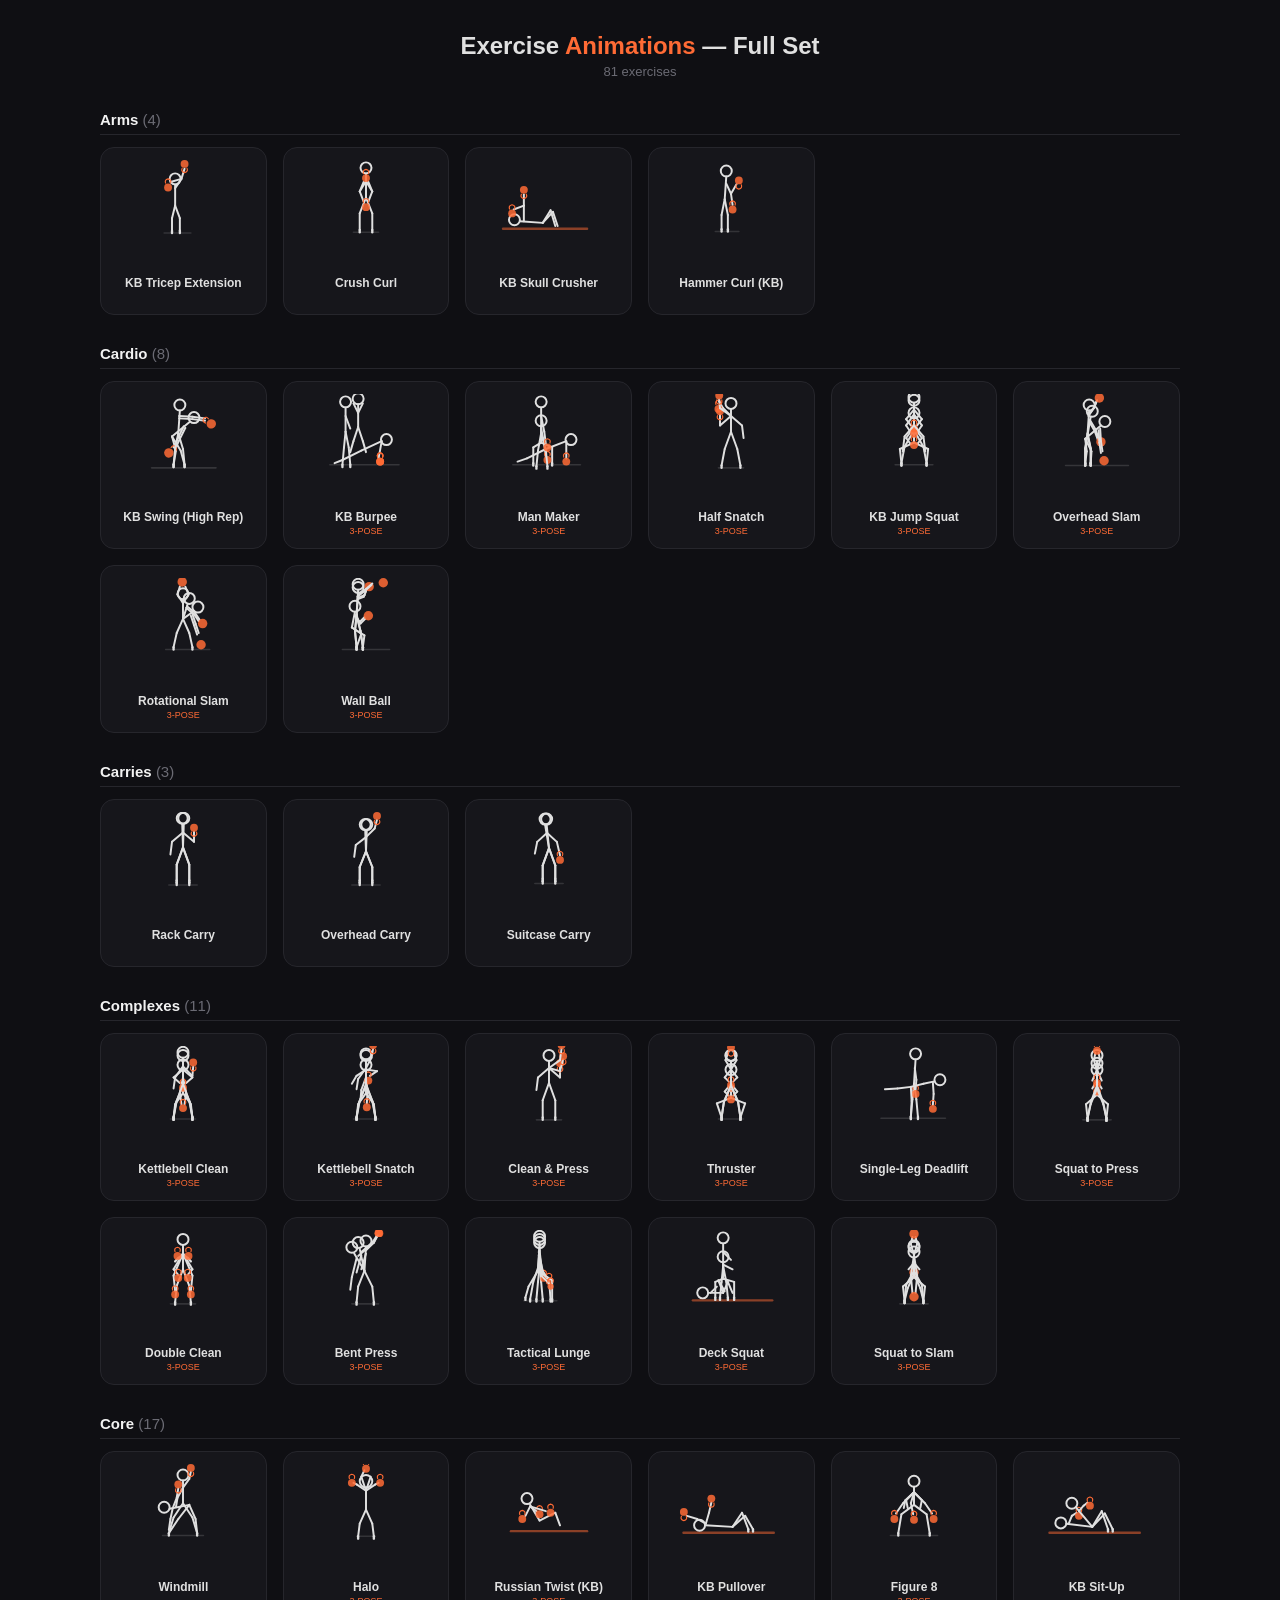
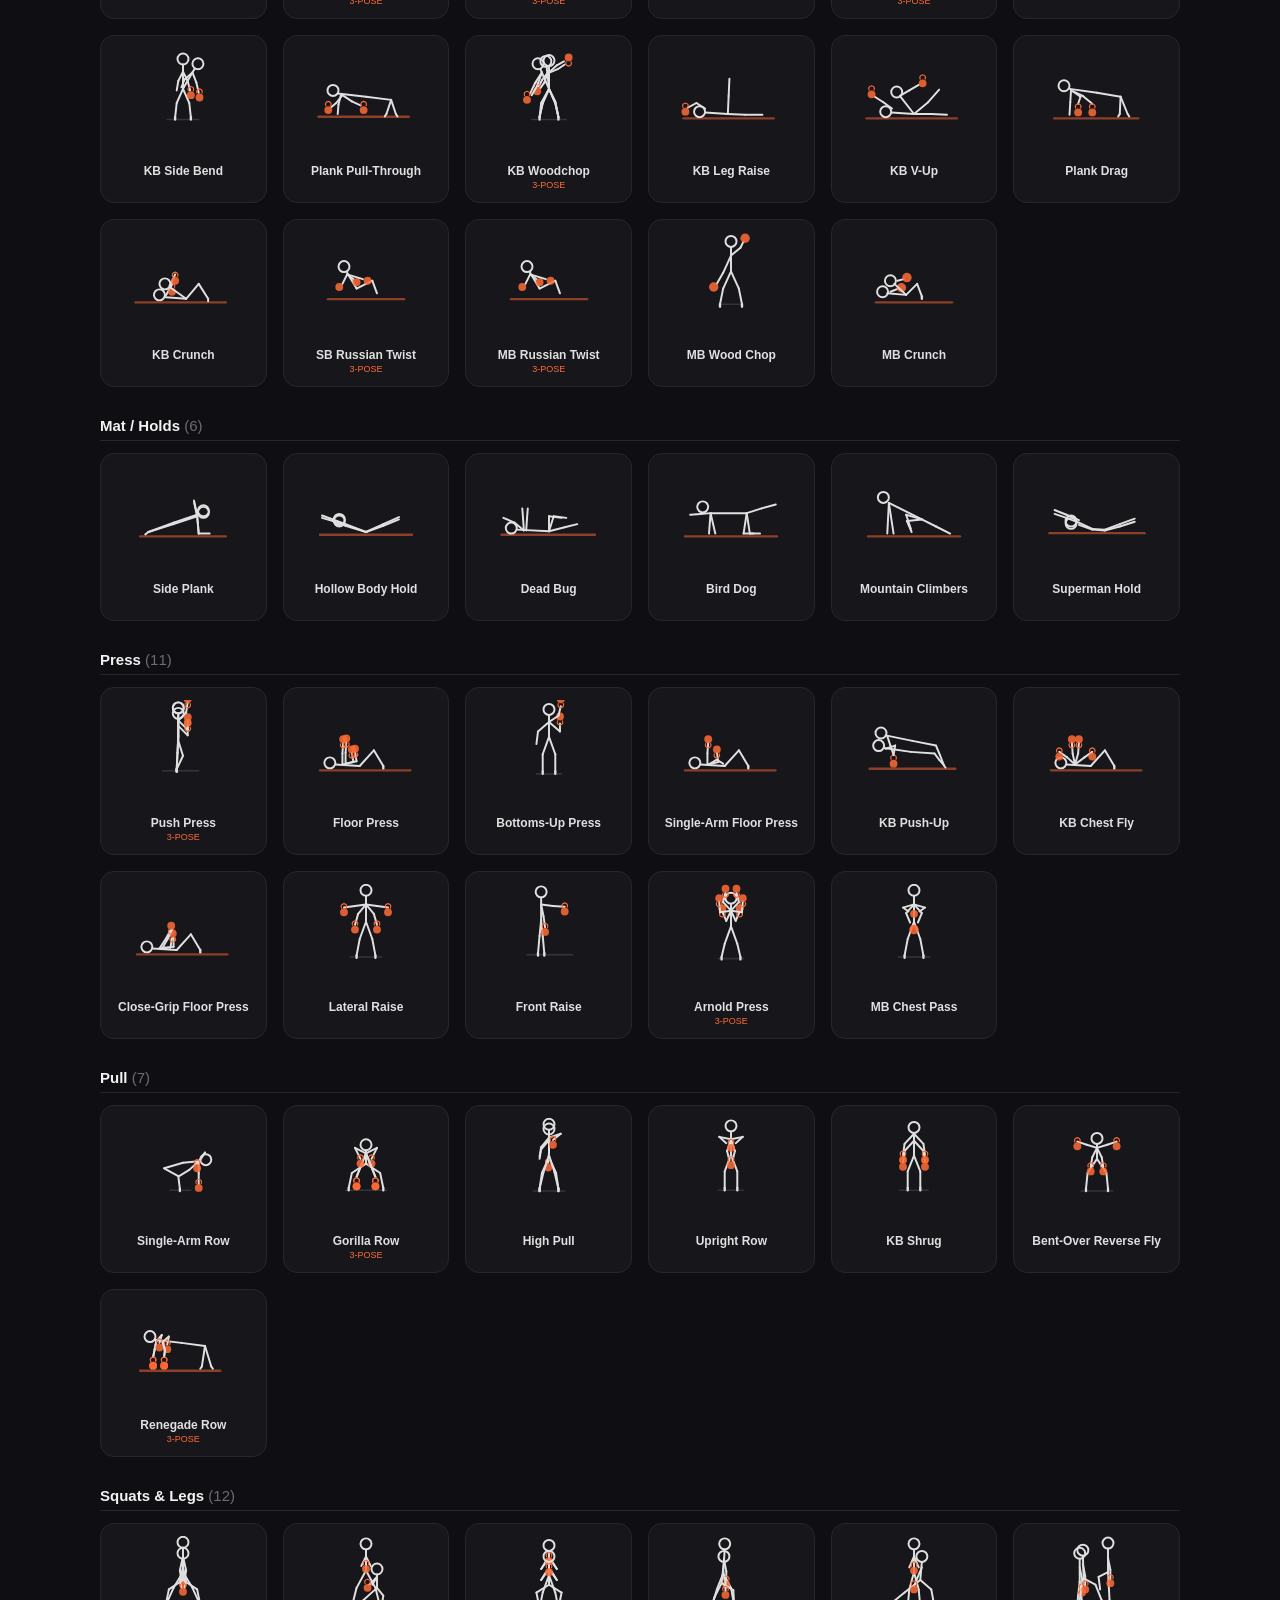
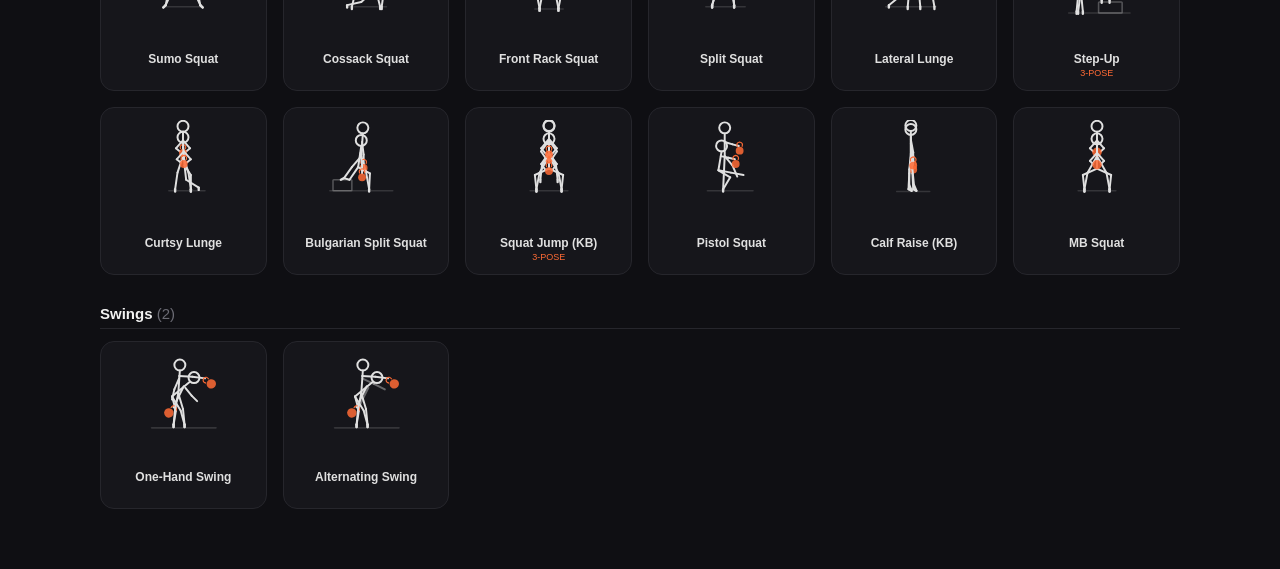
<file: future-enhancements/all-exercise-animations-review.html>
<!doctype html><html><head><meta charset="utf-8"><meta name="viewport" content="width=device-width,initial-scale=1"><title>All Exercise Animations — Review</title><style>*{margin:0;padding:0;box-sizing:border-box}body{background:#0f0f13;color:#e0e0e0;font-family:-apple-system,BlinkMacSystemFont,"Segoe UI",Roboto,sans-serif;padding:32px 20px 60px}h1{text-align:center;font-size:24px;margin-bottom:4px}h1 span{color:#ff6b35}.sub{text-align:center;color:#6b6b74;font-size:13px;margin-bottom:32px}h2{max-width:1080px;margin:30px auto 12px;font-size:15px;color:#f2f2f2;border-bottom:1px solid #26262c;padding-bottom:6px}h2 span{color:#6b6b74;font-weight:400}.grid{display:grid;grid-template-columns:repeat(auto-fill,minmax(150px,1fr));gap:16px;max-width:1080px;margin:0 auto}.card{background:#16161b;border:1px solid #26262c;border-radius:14px;padding:12px 8px;text-align:center}.anim{width:110px;height:110px;margin:0 auto 6px;position:relative}.anim svg{width:100%;height:100%;display:block}.name{font-size:12px;font-weight:600}.tag{font-size:9px;color:#ff6b35;text-transform:uppercase;margin-top:2px;height:10px}.pose-a,.pose-b{animation-duration:1.4s;animation-iteration-count:infinite}.pose-a{animation-name:showA}.pose-b{animation-name:showB}@keyframes showA{0%{opacity:1;animation-timing-function:ease-in-out}10%{opacity:1;animation-timing-function:ease-in-out}45%{opacity:0}60%{opacity:0;animation-timing-function:ease-in-out}95%{opacity:1}100%{opacity:1}}@keyframes showB{0%{opacity:0;animation-timing-function:ease-in-out}10%{opacity:0;animation-timing-function:ease-in-out}45%{opacity:1}60%{opacity:1;animation-timing-function:ease-in-out}95%{opacity:0}100%{opacity:0}}.lunge-a,.lunge-mid,.lunge-b{animation-duration:2.4s;animation-iteration-count:infinite}.lunge-a{animation-name:lungeA}.lunge-mid{animation-name:lungeMid}.lunge-b{animation-name:lungeB}@keyframes lungeA{0%{opacity:1;animation-timing-function:ease-in-out}10%{opacity:1;animation-timing-function:ease-in-out}20%{opacity:0}85%{opacity:0;animation-timing-function:ease-in-out}95%{opacity:1}100%{opacity:1}}@keyframes lungeMid{0%{opacity:0}10%{opacity:0;animation-timing-function:ease-in-out}20%{opacity:1;animation-timing-function:ease-in-out}35%{opacity:1;animation-timing-function:ease-in-out}45%{opacity:0}55%{opacity:0;animation-timing-function:ease-in-out}65%{opacity:1;animation-timing-function:ease-in-out}85%{opacity:1;animation-timing-function:ease-in-out}95%{opacity:0}100%{opacity:0}}@keyframes lungeB{0%{opacity:0}35%{opacity:0;animation-timing-function:ease-in-out}45%{opacity:1}55%{opacity:1;animation-timing-function:ease-in-out}65%{opacity:0}100%{opacity:0}}</style></head><body><h1>Exercise <span>Animations</span> — Full Set</h1><div class="sub">81 exercises</div><h2>Arms <span>(4)</span></h2><h1></h1><div class="grid"><div class="card"><div class="anim"><svg viewBox="0 0 140 140" fill="none" xmlns="http://www.w3.org/2000/svg">
  <line x1="46" y1="93" x2="80" y2="93" stroke="#e0e0e0" stroke-width="2" stroke-linecap="round" opacity=".15"/>
  <g>
    <circle cx="60" cy="24" r="7" stroke="#e0e0e0" stroke-width="2.5"/>
    <line x1="60" y1="31" x2="60" y2="58" stroke="#e0e0e0" stroke-width="2.5" stroke-linecap="round"/>
    <line x1="60" y1="58" x2="56" y2="74" stroke="#e0e0e0" stroke-width="2.5" stroke-linecap="round"/>
    <line x1="56" y1="74" x2="56" y2="90" stroke="#e0e0e0" stroke-width="2.5" stroke-linecap="round"/>
    <line x1="60" y1="58" x2="66" y2="74" stroke="#e0e0e0" stroke-width="2.5" stroke-linecap="round"/>
    <line x1="66" y1="74" x2="66" y2="90" stroke="#e0e0e0" stroke-width="2.5" stroke-linecap="round"/>
    <line x1="56" y1="90" x2="56" y2="93" stroke="#e0e0e0" stroke-width="3" stroke-linecap="round"/>
    <line x1="66" y1="90" x2="66" y2="93" stroke="#e0e0e0" stroke-width="3" stroke-linecap="round"/>
    <line x1="60" y1="36" x2="68" y2="24" stroke="#e0e0e0" stroke-width="2.5" stroke-linecap="round"/>
  </g>
  <g class="pose-a">
    <line x1="68" y1="24" x2="72" y2="11" stroke="#e0e0e0" stroke-width="2.5" stroke-linecap="round"/>
    <circle cx="72" cy="5" r="5" fill="#ff6b35" opacity=".85"/>
    <path d="M69,10 Q67,15 72,16 Q77,15 75,10" stroke="#ff6b35" stroke-width="1.5" fill="none"/>
  </g>
  <g class="pose-b">
    <line x1="68" y1="24" x2="54" y2="28" stroke="#e0e0e0" stroke-width="2.5" stroke-linecap="round"/>
    <circle cx="51" cy="35" r="5" fill="#ff6b35" opacity=".85"/>
    <path d="M48,30 Q46,25 51,24 Q56,25 54,30" stroke="#ff6b35" stroke-width="1.5" fill="none"/>
  </g>
</svg></div><div class="name">KB Tricep Extension</div><div class="tag"></div></div><div class="card"><div class="anim"><svg viewBox="0 0 140 140" fill="none" xmlns="http://www.w3.org/2000/svg">
  <line x1="54" y1="92" x2="86" y2="92" stroke="#e0e0e0" stroke-width="2" stroke-linecap="round" opacity=".15"/>
  <g>
    <circle cx="70" cy="10" r="7" stroke="#e0e0e0" stroke-width="2.5"/>
    <line x1="70" y1="17" x2="70" y2="48" stroke="#e0e0e0" stroke-width="2.5" stroke-linecap="round"/>
    <line x1="70" y1="48" x2="62" y2="68" stroke="#e0e0e0" stroke-width="2.5" stroke-linecap="round"/>
    <line x1="62" y1="68" x2="62" y2="89" stroke="#e0e0e0" stroke-width="2.5" stroke-linecap="round"/>
    <line x1="70" y1="48" x2="78" y2="68" stroke="#e0e0e0" stroke-width="2.5" stroke-linecap="round"/>
    <line x1="78" y1="68" x2="78" y2="89" stroke="#e0e0e0" stroke-width="2.5" stroke-linecap="round"/>
    <line x1="62" y1="89" x2="62" y2="92" stroke="#e0e0e0" stroke-width="3" stroke-linecap="round"/>
    <line x1="78" y1="89" x2="78" y2="92" stroke="#e0e0e0" stroke-width="3" stroke-linecap="round"/>
    <line x1="70" y1="27" x2="62" y2="40" stroke="#e0e0e0" stroke-width="2.5" stroke-linecap="round"/>
    <line x1="70" y1="27" x2="78" y2="40" stroke="#e0e0e0" stroke-width="2.5" stroke-linecap="round"/>
  </g>
  <g class="pose-a">
    <line x1="62" y1="40" x2="67" y2="53" stroke="#e0e0e0" stroke-width="2.5" stroke-linecap="round"/>
    <line x1="78" y1="40" x2="73" y2="53" stroke="#e0e0e0" stroke-width="2.5" stroke-linecap="round"/>
    <circle cx="70" cy="60" r="5" fill="#ff6b35" opacity=".85"/>
    <path d="M67,55 Q65,50 70,49 Q75,50 73,55" stroke="#ff6b35" stroke-width="1.5" fill="none"/>
  </g>
  <g class="pose-b">
    <line x1="62" y1="40" x2="67" y2="28" stroke="#e0e0e0" stroke-width="2.5" stroke-linecap="round"/>
    <line x1="78" y1="40" x2="73" y2="28" stroke="#e0e0e0" stroke-width="2.5" stroke-linecap="round"/>
    <circle cx="70" cy="23" r="5" fill="#ff6b35" opacity=".85"/>
    <path d="M67,18 Q65,13 70,12 Q75,13 73,18" stroke="#ff6b35" stroke-width="1.5" fill="none"/>
  </g>
</svg></div><div class="name">Crush Curl</div><div class="tag"></div></div><div class="card"><div class="anim"><svg viewBox="0 0 140 140" fill="none" xmlns="http://www.w3.org/2000/svg">
  <rect x="10" y="86" width="110" height="3" rx="1.5" fill="#ff6b35" opacity=".5"/>
  <g>
    <circle cx="26" cy="76" r="7" stroke="#e0e0e0" stroke-width="2.5"/>
    <line x1="33" y1="78" x2="62" y2="80" stroke="#e0e0e0" stroke-width="2.5" stroke-linecap="round"/>
    <line x1="62" y1="80" x2="72" y2="64" stroke="#e0e0e0" stroke-width="2.5" stroke-linecap="round"/>
    <line x1="72" y1="64" x2="78" y2="84" stroke="#e0e0e0" stroke-width="2.5" stroke-linecap="round"/>
    <line x1="62" y1="80" x2="75" y2="66" stroke="#e0e0e0" stroke-width="2.5" stroke-linecap="round"/>
    <line x1="75" y1="66" x2="81" y2="84" stroke="#e0e0e0" stroke-width="2.5" stroke-linecap="round"/>
    <line x1="38" y1="78" x2="38" y2="58" stroke="#e0e0e0" stroke-width="2.5" stroke-linecap="round"/>
  </g>
  <g class="pose-a">
    <line x1="38" y1="58" x2="38" y2="44" stroke="#e0e0e0" stroke-width="2.5" stroke-linecap="round"/>
    <circle cx="38" cy="38" r="5" fill="#ff6b35" opacity=".85"/>
    <path d="M35,43 Q33,48 38,49 Q43,48 41,43" stroke="#ff6b35" stroke-width="1.5" fill="none"/>
  </g>
  <g class="pose-b">
    <line x1="38" y1="58" x2="25" y2="63" stroke="#e0e0e0" stroke-width="2.5" stroke-linecap="round"/>
    <circle cx="23" cy="68" r="5" fill="#ff6b35" opacity=".85"/>
    <path d="M20,63 Q18,58 23,57 Q28,58 26,63" stroke="#ff6b35" stroke-width="1.5" fill="none"/>
  </g>
</svg></div><div class="name">KB Skull Crusher</div><div class="tag"></div></div><div class="card"><div class="anim"><svg viewBox="0 0 140 140" fill="none" xmlns="http://www.w3.org/2000/svg">
  <line x1="50" y1="91" x2="80" y2="91" stroke="#e0e0e0" stroke-width="2" stroke-linecap="round" opacity=".15"/>
  <g>
    <circle cx="64" cy="14" r="7" stroke="#e0e0e0" stroke-width="2.5"/>
    <line x1="64" y1="21" x2="62" y2="50" stroke="#e0e0e0" stroke-width="2.5" stroke-linecap="round"/>
    <line x1="62" y1="50" x2="58" y2="70" stroke="#e0e0e0" stroke-width="2.5" stroke-linecap="round"/>
    <line x1="58" y1="70" x2="58" y2="88" stroke="#e0e0e0" stroke-width="2.5" stroke-linecap="round"/>
    <line x1="62" y1="50" x2="66" y2="70" stroke="#e0e0e0" stroke-width="2.5" stroke-linecap="round"/>
    <line x1="66" y1="70" x2="66" y2="88" stroke="#e0e0e0" stroke-width="2.5" stroke-linecap="round"/>
    <line x1="58" y1="88" x2="58" y2="91" stroke="#e0e0e0" stroke-width="3" stroke-linecap="round"/>
    <line x1="66" y1="88" x2="66" y2="91" stroke="#e0e0e0" stroke-width="3" stroke-linecap="round"/>
    <line x1="64" y1="30" x2="70" y2="43" stroke="#e0e0e0" stroke-width="2.5" stroke-linecap="round"/>
  </g>
  <g class="pose-a">
    <line x1="70" y1="43" x2="72" y2="57" stroke="#e0e0e0" stroke-width="2.5" stroke-linecap="round"/>
    <circle cx="72" cy="63" r="5" fill="#ff6b35" opacity=".85"/>
    <path d="M69,58 Q67,53 72,52 Q77,53 75,58" stroke="#ff6b35" stroke-width="1.5" fill="none"/>
  </g>
  <g class="pose-b">
    <line x1="70" y1="43" x2="77" y2="31" stroke="#e0e0e0" stroke-width="2.5" stroke-linecap="round"/>
    <circle cx="80" cy="26" r="5" fill="#ff6b35" opacity=".85"/>
    <path d="M77,31 Q75,36 80,37 Q85,36 83,31" stroke="#ff6b35" stroke-width="1.5" fill="none"/>
  </g>
</svg></div><div class="name">Hammer Curl (KB)</div><div class="tag"></div></div></div><h2>Cardio <span>(8)</span></h2><h1></h1><div class="grid"><div class="card"><div class="anim"><svg viewBox="0 0 140 140" fill="none" xmlns="http://www.w3.org/2000/svg">
    <line x1="30" y1="94" x2="112" y2="94" stroke="#e0e0e0" stroke-width="2" stroke-linecap="round" opacity=".15"/>
    <g class="pose-a">
      <circle cx="84" cy="30" r="7" stroke="#e0e0e0" stroke-width="2.5"/>
      <line x1="78" y1="36" x2="56" y2="54" stroke="#e0e0e0" stroke-width="2.5" stroke-linecap="round"/>
      <line x1="56" y1="54" x2="61" y2="72" stroke="#e0e0e0" stroke-width="2.5" stroke-linecap="round"/>
      <line x1="61" y1="72" x2="58" y2="90" stroke="#e0e0e0" stroke-width="2.5" stroke-linecap="round"/>
      <line x1="56" y1="54" x2="67" y2="72" stroke="#e0e0e0" stroke-width="2.5" stroke-linecap="round"/>
      <line x1="67" y1="72" x2="72" y2="90" stroke="#e0e0e0" stroke-width="2.5" stroke-linecap="round"/>
      <line x1="71" y1="41" x2="64" y2="55" stroke="#e0e0e0" stroke-width="2.5" stroke-linecap="round"/>
      <line x1="64" y1="55" x2="58" y2="68" stroke="#e0e0e0" stroke-width="2.5" stroke-linecap="round"/>
      <line x1="73" y1="43" x2="66" y2="57" stroke="#e0e0e0" stroke-width="2.5" stroke-linecap="round"/>
      <line x1="66" y1="57" x2="60" y2="70" stroke="#e0e0e0" stroke-width="2.5" stroke-linecap="round"/>
      <g transform="translate(52,75) rotate(49)">
        <circle r="6" fill="#ff6b35" opacity=".85"/>
        <path d="M-3,-6 Q-5,-11 0,-12 Q5,-11 3,-6" stroke="#ff6b35" stroke-width="1.5" fill="none"/>
      </g>
      <line x1="58" y1="90" x2="58" y2="93" stroke="#e0e0e0" stroke-width="3" stroke-linecap="round"/>
      <line x1="72" y1="90" x2="72" y2="93" stroke="#e0e0e0" stroke-width="3" stroke-linecap="round"/>
    </g>
    <g class="pose-b">
      <circle cx="66" cy="14" r="7" stroke="#e0e0e0" stroke-width="2.5"/>
      <line x1="66" y1="21" x2="64" y2="50" stroke="#e0e0e0" stroke-width="2.5" stroke-linecap="round"/>
      <line x1="64" y1="50" x2="60" y2="70" stroke="#e0e0e0" stroke-width="2.5" stroke-linecap="round"/>
      <line x1="60" y1="70" x2="58" y2="90" stroke="#e0e0e0" stroke-width="2.5" stroke-linecap="round"/>
      <line x1="64" y1="50" x2="70" y2="70" stroke="#e0e0e0" stroke-width="2.5" stroke-linecap="round"/>
      <line x1="70" y1="70" x2="72" y2="90" stroke="#e0e0e0" stroke-width="2.5" stroke-linecap="round"/>
      <line x1="65" y1="28" x2="82" y2="29" stroke="#e0e0e0" stroke-width="2.5" stroke-linecap="round"/>
      <line x1="82" y1="29" x2="98" y2="31" stroke="#e0e0e0" stroke-width="2.5" stroke-linecap="round"/>
      <line x1="65" y1="31" x2="82" y2="32" stroke="#e0e0e0" stroke-width="2.5" stroke-linecap="round"/>
      <line x1="82" y1="32" x2="98" y2="34" stroke="#e0e0e0" stroke-width="2.5" stroke-linecap="round"/>
      <g transform="translate(106,38) rotate(-55)">
        <circle r="6" fill="#ff6b35" opacity=".85"/>
        <path d="M-3,-6 Q-5,-11 0,-12 Q5,-11 3,-6" stroke="#ff6b35" stroke-width="1.5" fill="none"/>
      </g>
      <line x1="58" y1="90" x2="58" y2="93" stroke="#e0e0e0" stroke-width="3" stroke-linecap="round"/>
      <line x1="72" y1="90" x2="72" y2="93" stroke="#e0e0e0" stroke-width="3" stroke-linecap="round"/>
    </g>
  </svg></div><div class="name">KB Swing (High Rep)</div><div class="tag"></div></div><div class="card"><div class="anim"><svg viewBox="0 0 140 140" fill="none" xmlns="http://www.w3.org/2000/svg"><line x1="24" y1="90" x2="112" y2="90" stroke="#e0e0e0" stroke-width="2" stroke-linecap="round" opacity=".15"/><g class="lunge-a"><circle cx="44" cy="10" r="7" stroke="#e0e0e0" stroke-width="2.5"/><line x1="44" y1="17" x2="44" y2="48" stroke="#e0e0e0" stroke-width="2.5" stroke-linecap="round"/><line x1="44" y1="48" x2="42" y2="68" stroke="#e0e0e0" stroke-width="2.5" stroke-linecap="round"/><line x1="42" y1="68" x2="40" y2="90" stroke="#e0e0e0" stroke-width="2.5" stroke-linecap="round"/><line x1="44" y1="48" x2="48" y2="68" stroke="#e0e0e0" stroke-width="2.5" stroke-linecap="round"/><line x1="48" y1="68" x2="50" y2="90" stroke="#e0e0e0" stroke-width="2.5" stroke-linecap="round"/><line x1="44" y1="28" x2="50" y2="44" stroke="#e0e0e0" stroke-width="2.5" stroke-linecap="round"/><line x1="40" y1="90" x2="40" y2="93" stroke="#e0e0e0" stroke-width="3" stroke-linecap="round"/><line x1="50" y1="90" x2="50" y2="93" stroke="#e0e0e0" stroke-width="3" stroke-linecap="round"/><circle cx="88" cy="86" r="5" fill="#ff6b35" opacity=".85"/><path d="M85,81 Q83,76 88,75 Q93,76 91,81" stroke="#ff6b35" stroke-width="1.5" fill="none"/></g><g class="lunge-mid"><circle cx="96" cy="58" r="7" stroke="#e0e0e0" stroke-width="2.5"/><line x1="90" y1="60" x2="86" y2="82" stroke="#e0e0e0" stroke-width="2.5" stroke-linecap="round"/><line x1="90" y1="60" x2="64" y2="72" stroke="#e0e0e0" stroke-width="2.5" stroke-linecap="round"/><line x1="64" y1="72" x2="40" y2="84" stroke="#e0e0e0" stroke-width="2.5" stroke-linecap="round"/><line x1="40" y1="84" x2="30" y2="88" stroke="#e0e0e0" stroke-width="2.5" stroke-linecap="round"/><circle cx="88" cy="86" r="5" fill="#ff6b35" opacity=".85"/><path d="M85,81 Q83,76 88,75 Q93,76 91,81" stroke="#ff6b35" stroke-width="1.5" fill="none"/></g><g class="lunge-b"><circle cx="60" cy="6" r="7" stroke="#e0e0e0" stroke-width="2.5"/><line x1="60" y1="13" x2="60" y2="42" stroke="#e0e0e0" stroke-width="2.5" stroke-linecap="round"/><line x1="60" y1="42" x2="54" y2="60" stroke="#e0e0e0" stroke-width="2.5" stroke-linecap="round"/><line x1="54" y1="60" x2="50" y2="74" stroke="#e0e0e0" stroke-width="2.5" stroke-linecap="round"/><line x1="60" y1="42" x2="66" y2="60" stroke="#e0e0e0" stroke-width="2.5" stroke-linecap="round"/><line x1="66" y1="60" x2="70" y2="74" stroke="#e0e0e0" stroke-width="2.5" stroke-linecap="round"/><line x1="60" y1="24" x2="66" y2="12" stroke="#e0e0e0" stroke-width="2.5" stroke-linecap="round"/><line x1="60" y1="24" x2="54" y2="12" stroke="#e0e0e0" stroke-width="2.5" stroke-linecap="round"/><circle cx="88" cy="86" r="5" fill="#ff6b35" opacity=".85"/><path d="M85,81 Q83,76 88,75 Q93,76 91,81" stroke="#ff6b35" stroke-width="1.5" fill="none"/></g></svg></div><div class="name">KB Burpee</div><div class="tag">3-pose</div></div><div class="card"><div class="anim"><svg viewBox="0 0 140 140" fill="none" xmlns="http://www.w3.org/2000/svg"><line x1="24" y1="90" x2="110" y2="90" stroke="#e0e0e0" stroke-width="2" stroke-linecap="round" opacity=".15"/><g class="lunge-a"><circle cx="98" cy="58" r="7" stroke="#e0e0e0" stroke-width="2.5"/><line x1="92" y1="60" x2="92" y2="82" stroke="#e0e0e0" stroke-width="2.5" stroke-linecap="round"/><line x1="92" y1="60" x2="66" y2="70" stroke="#e0e0e0" stroke-width="2.5" stroke-linecap="round"/><line x1="66" y1="70" x2="42" y2="82" stroke="#e0e0e0" stroke-width="2.5" stroke-linecap="round"/><line x1="42" y1="82" x2="30" y2="86" stroke="#e0e0e0" stroke-width="2.5" stroke-linecap="round"/><circle cx="92" cy="86" r="5" fill="#ff6b35" opacity=".85"/><path d="M89,81 Q87,76 92,75 Q97,76 95,81" stroke="#ff6b35" stroke-width="1.5" fill="none"/></g><g class="lunge-mid"><circle cx="60" cy="34" r="7" stroke="#e0e0e0" stroke-width="2.5"/><line x1="60" y1="41" x2="60" y2="62" stroke="#e0e0e0" stroke-width="2.5" stroke-linecap="round"/><line x1="60" y1="62" x2="74" y2="68" stroke="#e0e0e0" stroke-width="2.5" stroke-linecap="round"/><line x1="74" y1="68" x2="74" y2="88" stroke="#e0e0e0" stroke-width="2.5" stroke-linecap="round"/><line x1="60" y1="62" x2="50" y2="68" stroke="#e0e0e0" stroke-width="2.5" stroke-linecap="round"/><line x1="50" y1="68" x2="50" y2="88" stroke="#e0e0e0" stroke-width="2.5" stroke-linecap="round"/><line x1="60" y1="44" x2="64" y2="64" stroke="#e0e0e0" stroke-width="2.5" stroke-linecap="round"/><line x1="64" y1="64" x2="66" y2="80" stroke="#e0e0e0" stroke-width="2.5" stroke-linecap="round"/><circle cx="68" cy="84" r="5" fill="#ff6b35" opacity=".85"/><path d="M65,79 Q63,74 68,73 Q73,74 71,79" stroke="#ff6b35" stroke-width="1.5" fill="none"/><line x1="74" y1="88" x2="74" y2="91" stroke="#e0e0e0" stroke-width="3" stroke-linecap="round"/><line x1="50" y1="88" x2="50" y2="91" stroke="#e0e0e0" stroke-width="3" stroke-linecap="round"/></g><g class="lunge-b"><circle cx="60" cy="10" r="7" stroke="#e0e0e0" stroke-width="2.5"/><line x1="60" y1="17" x2="60" y2="50" stroke="#e0e0e0" stroke-width="2.5" stroke-linecap="round"/><line x1="60" y1="50" x2="56" y2="72" stroke="#e0e0e0" stroke-width="2.5" stroke-linecap="round"/><line x1="56" y1="72" x2="54" y2="92" stroke="#e0e0e0" stroke-width="2.5" stroke-linecap="round"/><line x1="60" y1="50" x2="66" y2="72" stroke="#e0e0e0" stroke-width="2.5" stroke-linecap="round"/><line x1="66" y1="72" x2="68" y2="92" stroke="#e0e0e0" stroke-width="2.5" stroke-linecap="round"/><line x1="60" y1="28" x2="64" y2="48" stroke="#e0e0e0" stroke-width="2.5" stroke-linecap="round"/><line x1="64" y1="48" x2="66" y2="64" stroke="#e0e0e0" stroke-width="2.5" stroke-linecap="round"/><circle cx="68" cy="68" r="5" fill="#ff6b35" opacity=".85"/><path d="M65,63 Q63,58 68,57 Q73,58 71,63" stroke="#ff6b35" stroke-width="1.5" fill="none"/><line x1="54" y1="92" x2="54" y2="95" stroke="#e0e0e0" stroke-width="3" stroke-linecap="round"/><line x1="68" y1="92" x2="68" y2="95" stroke="#e0e0e0" stroke-width="3" stroke-linecap="round"/></g></svg></div><div class="name">Man Maker</div><div class="tag">3-pose</div></div><div class="card"><div class="anim"><svg viewBox="0 0 140 140" fill="none" xmlns="http://www.w3.org/2000/svg">
    <line x1="54" y1="94" x2="86" y2="94" stroke="#e0e0e0" stroke-width="2" stroke-linecap="round" opacity=".15"/>
    <g>
      <circle cx="70" cy="12" r="7" stroke="#e0e0e0" stroke-width="2.5"/>
      <line x1="70" y1="19" x2="70" y2="48" stroke="#e0e0e0" stroke-width="2.5" stroke-linecap="round"/>
      <line x1="70" y1="48" x2="62" y2="70" stroke="#e0e0e0" stroke-width="2.5" stroke-linecap="round"/>
      <line x1="62" y1="70" x2="58" y2="91" stroke="#e0e0e0" stroke-width="2.5" stroke-linecap="round"/>
      <line x1="70" y1="48" x2="78" y2="70" stroke="#e0e0e0" stroke-width="2.5" stroke-linecap="round"/>
      <line x1="78" y1="70" x2="82" y2="91" stroke="#e0e0e0" stroke-width="2.5" stroke-linecap="round"/>
      <line x1="70" y1="28" x2="84" y2="40" stroke="#e0e0e0" stroke-width="2.5" stroke-linecap="round"/>
      <line x1="84" y1="40" x2="86" y2="56" stroke="#e0e0e0" stroke-width="2.5" stroke-linecap="round"/>
      <line x1="58" y1="91" x2="58" y2="94" stroke="#e0e0e0" stroke-width="3" stroke-linecap="round"/>
      <line x1="82" y1="91" x2="82" y2="94" stroke="#e0e0e0" stroke-width="3" stroke-linecap="round"/>
    </g>
    <g class="lunge-a">
      <line x1="70" y1="28" x2="56" y2="40" stroke="#e0e0e0" stroke-width="2.5" stroke-linecap="round"/>
      <line x1="56" y1="40" x2="56" y2="26" stroke="#e0e0e0" stroke-width="2.5" stroke-linecap="round"/>
      <circle cx="56" cy="22" r="5" fill="#ff6b35" opacity=".85"/>
      <path d="M53,27 Q51,32 56,33 Q61,32 59,27" stroke="#ff6b35" stroke-width="1.5" fill="none"/>
    </g>
    <g class="lunge-mid">
      <line x1="70" y1="28" x2="60" y2="18" stroke="#e0e0e0" stroke-width="2.5" stroke-linecap="round"/>
      <line x1="60" y1="18" x2="54" y2="8" stroke="#e0e0e0" stroke-width="2.5" stroke-linecap="round"/>
      <circle cx="54" cy="19" r="5" fill="#ff6b35" opacity=".85"/>
      <path d="M51,14 Q49,9 54,8 Q59,9 57,14" stroke="#ff6b35" stroke-width="1.5" fill="none"/>
    </g>
    <g class="lunge-b">
      <line x1="70" y1="28" x2="56" y2="18" stroke="#e0e0e0" stroke-width="2.5" stroke-linecap="round"/>
      <line x1="56" y1="18" x2="55" y2="7" stroke="#e0e0e0" stroke-width="2.5" stroke-linecap="round"/>
      <circle cx="55" cy="2" r="5" fill="#ff6b35" opacity=".85"/>
      <path d="M52,7 Q50,12 55,13 Q60,12 58,7" stroke="#ff6b35" stroke-width="1.5" fill="none"/>
    </g>
  </svg></div><div class="name">Half Snatch</div><div class="tag">3-pose</div></div><div class="card"><div class="anim"><svg viewBox="0 0 140 140" fill="none" xmlns="http://www.w3.org/2000/svg">
    <line x1="46" y1="90" x2="94" y2="90" stroke="#e0e0e0" stroke-width="2" stroke-linecap="round" opacity=".15"/>
    <g class="lunge-a">
      <circle cx="70" cy="24" r="7" stroke="#e0e0e0" stroke-width="2.5"/>
      <line x1="70" y1="31" x2="70" y2="62" stroke="#e0e0e0" stroke-width="2.5" stroke-linecap="round"/>
      <line x1="70" y1="62" x2="52" y2="70" stroke="#e0e0e0" stroke-width="2.5" stroke-linecap="round"/>
      <line x1="52" y1="70" x2="54" y2="88" stroke="#e0e0e0" stroke-width="2.5" stroke-linecap="round"/>
      <line x1="70" y1="62" x2="88" y2="70" stroke="#e0e0e0" stroke-width="2.5" stroke-linecap="round"/>
      <line x1="88" y1="70" x2="86" y2="88" stroke="#e0e0e0" stroke-width="2.5" stroke-linecap="round"/>
      <line x1="70" y1="42" x2="60" y2="56" stroke="#e0e0e0" stroke-width="2.5" stroke-linecap="round"/>
      <line x1="60" y1="56" x2="66" y2="64" stroke="#e0e0e0" stroke-width="2.5" stroke-linecap="round"/>
      <line x1="70" y1="42" x2="80" y2="56" stroke="#e0e0e0" stroke-width="2.5" stroke-linecap="round"/>
      <line x1="80" y1="56" x2="74" y2="64" stroke="#e0e0e0" stroke-width="2.5" stroke-linecap="round"/>
      <circle cx="70" cy="65" r="5" fill="#ff6b35" opacity=".85"/>
      <path d="M67,60 Q65,55 70,54 Q75,55 73,60" stroke="#ff6b35" stroke-width="1.5" fill="none"/>
      <line x1="54" y1="88" x2="54" y2="91" stroke="#e0e0e0" stroke-width="3" stroke-linecap="round"/>
      <line x1="86" y1="88" x2="86" y2="91" stroke="#e0e0e0" stroke-width="3" stroke-linecap="round"/>
    </g>
    <g class="lunge-mid">
      <circle cx="70" cy="8" r="7" stroke="#e0e0e0" stroke-width="2.5"/>
      <line x1="70" y1="15" x2="70" y2="46" stroke="#e0e0e0" stroke-width="2.5" stroke-linecap="round"/>
      <line x1="70" y1="46" x2="58" y2="67" stroke="#e0e0e0" stroke-width="2.5" stroke-linecap="round"/>
      <line x1="58" y1="67" x2="54" y2="88" stroke="#e0e0e0" stroke-width="2.5" stroke-linecap="round"/>
      <line x1="70" y1="46" x2="82" y2="67" stroke="#e0e0e0" stroke-width="2.5" stroke-linecap="round"/>
      <line x1="82" y1="67" x2="86" y2="88" stroke="#e0e0e0" stroke-width="2.5" stroke-linecap="round"/>
      <line x1="70" y1="26" x2="60" y2="40" stroke="#e0e0e0" stroke-width="2.5" stroke-linecap="round"/>
      <line x1="60" y1="40" x2="66" y2="49" stroke="#e0e0e0" stroke-width="2.5" stroke-linecap="round"/>
      <line x1="70" y1="26" x2="80" y2="40" stroke="#e0e0e0" stroke-width="2.5" stroke-linecap="round"/>
      <line x1="80" y1="40" x2="74" y2="49" stroke="#e0e0e0" stroke-width="2.5" stroke-linecap="round"/>
      <circle cx="70" cy="50" r="5" fill="#ff6b35" opacity=".85"/>
      <path d="M67,45 Q65,40 70,39 Q75,40 73,45" stroke="#ff6b35" stroke-width="1.5" fill="none"/>
      <line x1="54" y1="88" x2="54" y2="91" stroke="#e0e0e0" stroke-width="3" stroke-linecap="round"/>
      <line x1="86" y1="88" x2="86" y2="91" stroke="#e0e0e0" stroke-width="3" stroke-linecap="round"/>
    </g>
    <g class="lunge-b">
      <circle cx="70" cy="4" r="7" stroke="#e0e0e0" stroke-width="2.5"/>
      <line x1="70" y1="11" x2="70" y2="40" stroke="#e0e0e0" stroke-width="2.5" stroke-linecap="round"/>
      <line x1="70" y1="20" x2="60" y2="32" stroke="#e0e0e0" stroke-width="2.5" stroke-linecap="round"/>
      <line x1="60" y1="32" x2="66" y2="40" stroke="#e0e0e0" stroke-width="2.5" stroke-linecap="round"/>
      <line x1="70" y1="20" x2="80" y2="32" stroke="#e0e0e0" stroke-width="2.5" stroke-linecap="round"/>
      <line x1="80" y1="32" x2="74" y2="40" stroke="#e0e0e0" stroke-width="2.5" stroke-linecap="round"/>
      <circle cx="70" cy="44" r="5" fill="#ff6b35" opacity=".85"/>
      <path d="M67,39 Q65,34 70,33 Q75,34 73,39" stroke="#ff6b35" stroke-width="1.5" fill="none"/>
      <line x1="70" y1="40" x2="58" y2="54" stroke="#e0e0e0" stroke-width="2.5" stroke-linecap="round"/>
      <line x1="58" y1="54" x2="56" y2="70" stroke="#e0e0e0" stroke-width="2.5" stroke-linecap="round"/>
      <line x1="70" y1="40" x2="82" y2="54" stroke="#e0e0e0" stroke-width="2.5" stroke-linecap="round"/>
      <line x1="82" y1="54" x2="84" y2="70" stroke="#e0e0e0" stroke-width="2.5" stroke-linecap="round"/>
      <line x1="56" y1="70" x2="56" y2="73" stroke="#e0e0e0" stroke-width="3" stroke-linecap="round"/>
      <line x1="84" y1="70" x2="84" y2="73" stroke="#e0e0e0" stroke-width="3" stroke-linecap="round"/>
    </g>
  </svg></div><div class="name">KB Jump Squat</div><div class="tag">3-pose</div></div><div class="card"><div class="anim"><svg viewBox="0 0 140 140" fill="none" xmlns="http://www.w3.org/2000/svg">
    <line x1="30" y1="91" x2="110" y2="91" stroke="#e0e0e0" stroke-width="2" stroke-linecap="round" opacity=".15"/>
    <g class="lunge-a">
      <circle cx="64" cy="22" r="7" stroke="#e0e0e0" stroke-width="2.5"/>
      <line x1="62" y1="29" x2="58" y2="52" stroke="#e0e0e0" stroke-width="2.5" stroke-linecap="round"/>
      <line x1="58" y1="52" x2="55" y2="70" stroke="#e0e0e0" stroke-width="2.5" stroke-linecap="round"/>
      <line x1="55" y1="70" x2="55" y2="88" stroke="#e0e0e0" stroke-width="2.5" stroke-linecap="round"/>
      <line x1="58" y1="52" x2="62" y2="70" stroke="#e0e0e0" stroke-width="2.5" stroke-linecap="round"/>
      <line x1="62" y1="70" x2="62" y2="88" stroke="#e0e0e0" stroke-width="2.5" stroke-linecap="round"/>
      <line x1="61" y1="33" x2="68" y2="45" stroke="#e0e0e0" stroke-width="2.5" stroke-linecap="round"/>
      <line x1="68" y1="45" x2="72" y2="56" stroke="#e0e0e0" stroke-width="2.5" stroke-linecap="round"/>
      <line x1="60" y1="35" x2="67" y2="47" stroke="#e0e0e0" stroke-width="2.5" stroke-linecap="round"/>
      <line x1="67" y1="47" x2="71" y2="58" stroke="#e0e0e0" stroke-width="2.5" stroke-linecap="round"/>
      <circle cx="75" cy="61" r="6" fill="#ff6b35" opacity=".85"/>
      <line x1="55" y1="88" x2="55" y2="91" stroke="#e0e0e0" stroke-width="3" stroke-linecap="round"/>
      <line x1="62" y1="88" x2="62" y2="91" stroke="#e0e0e0" stroke-width="3" stroke-linecap="round"/>
    </g>
    <g class="lunge-mid">
      <circle cx="60" cy="14" r="7" stroke="#e0e0e0" stroke-width="2.5"/>
      <line x1="60" y1="21" x2="58" y2="50" stroke="#e0e0e0" stroke-width="2.5" stroke-linecap="round"/>
      <line x1="58" y1="50" x2="55" y2="69" stroke="#e0e0e0" stroke-width="2.5" stroke-linecap="round"/>
      <line x1="55" y1="69" x2="55" y2="88" stroke="#e0e0e0" stroke-width="2.5" stroke-linecap="round"/>
      <line x1="58" y1="50" x2="62" y2="69" stroke="#e0e0e0" stroke-width="2.5" stroke-linecap="round"/>
      <line x1="62" y1="69" x2="62" y2="88" stroke="#e0e0e0" stroke-width="2.5" stroke-linecap="round"/>
      <line x1="60" y1="26" x2="67" y2="16" stroke="#e0e0e0" stroke-width="2.5" stroke-linecap="round"/>
      <line x1="67" y1="16" x2="70" y2="8" stroke="#e0e0e0" stroke-width="2.5" stroke-linecap="round"/>
      <line x1="59" y1="28" x2="66" y2="18" stroke="#e0e0e0" stroke-width="2.5" stroke-linecap="round"/>
      <line x1="66" y1="18" x2="69" y2="10" stroke="#e0e0e0" stroke-width="2.5" stroke-linecap="round"/>
      <circle cx="73" cy="5" r="6" fill="#ff6b35" opacity=".85"/>
      <line x1="55" y1="88" x2="55" y2="91" stroke="#e0e0e0" stroke-width="3" stroke-linecap="round"/>
      <line x1="62" y1="88" x2="62" y2="91" stroke="#e0e0e0" stroke-width="3" stroke-linecap="round"/>
    </g>
    <g class="lunge-b">
      <circle cx="80" cy="35" r="7" stroke="#e0e0e0" stroke-width="2.5"/>
      <line x1="75" y1="40" x2="55" y2="57" stroke="#e0e0e0" stroke-width="2.5" stroke-linecap="round"/>
      <line x1="55" y1="57" x2="57" y2="73" stroke="#e0e0e0" stroke-width="2.5" stroke-linecap="round"/>
      <line x1="57" y1="73" x2="55" y2="88" stroke="#e0e0e0" stroke-width="2.5" stroke-linecap="round"/>
      <line x1="55" y1="57" x2="63" y2="73" stroke="#e0e0e0" stroke-width="2.5" stroke-linecap="round"/>
      <line x1="63" y1="73" x2="62" y2="88" stroke="#e0e0e0" stroke-width="2.5" stroke-linecap="round"/>
      <line x1="74" y1="44" x2="75" y2="60" stroke="#e0e0e0" stroke-width="2.5" stroke-linecap="round"/>
      <line x1="75" y1="60" x2="77" y2="73" stroke="#e0e0e0" stroke-width="2.5" stroke-linecap="round"/>
      <line x1="72" y1="46" x2="73" y2="62" stroke="#e0e0e0" stroke-width="2.5" stroke-linecap="round"/>
      <line x1="73" y1="62" x2="75" y2="75" stroke="#e0e0e0" stroke-width="2.5" stroke-linecap="round"/>
      <circle cx="79" cy="85" r="6" fill="#ff6b35" opacity=".85"/>
      <line x1="55" y1="88" x2="55" y2="91" stroke="#e0e0e0" stroke-width="3" stroke-linecap="round"/>
      <line x1="62" y1="88" x2="62" y2="91" stroke="#e0e0e0" stroke-width="3" stroke-linecap="round"/>
    </g>
  </svg></div><div class="name">Overhead Slam</div><div class="tag">3-pose</div></div><div class="card"><div class="anim"><svg viewBox="0 0 140 140" fill="none" xmlns="http://www.w3.org/2000/svg">
    <line x1="48" y1="91" x2="104" y2="91" stroke="#e0e0e0" stroke-width="2" stroke-linecap="round" opacity=".15"/>
    <g>
      <line x1="70" y1="52" x2="62" y2="70" stroke="#e0e0e0" stroke-width="2.5" stroke-linecap="round"/>
      <line x1="62" y1="70" x2="58" y2="88" stroke="#e0e0e0" stroke-width="2.5" stroke-linecap="round"/>
      <line x1="70" y1="52" x2="78" y2="70" stroke="#e0e0e0" stroke-width="2.5" stroke-linecap="round"/>
      <line x1="78" y1="70" x2="82" y2="88" stroke="#e0e0e0" stroke-width="2.5" stroke-linecap="round"/>
      <line x1="58" y1="88" x2="58" y2="91" stroke="#e0e0e0" stroke-width="3" stroke-linecap="round"/>
      <line x1="82" y1="88" x2="82" y2="91" stroke="#e0e0e0" stroke-width="3" stroke-linecap="round"/>
    </g>
    <g class="lunge-a">
      <circle cx="70" cy="20" r="7" stroke="#e0e0e0" stroke-width="2.5"/>
      <line x1="70" y1="27" x2="70" y2="52" stroke="#e0e0e0" stroke-width="2.5" stroke-linecap="round"/>
      <line x1="70" y1="32" x2="63" y2="21" stroke="#e0e0e0" stroke-width="2.5" stroke-linecap="round"/>
      <line x1="63" y1="21" x2="66" y2="11" stroke="#e0e0e0" stroke-width="2.5" stroke-linecap="round"/>
      <line x1="70" y1="32" x2="77" y2="21" stroke="#e0e0e0" stroke-width="2.5" stroke-linecap="round"/>
      <line x1="77" y1="21" x2="73" y2="11" stroke="#e0e0e0" stroke-width="2.5" stroke-linecap="round"/>
      <circle cx="69" cy="5" r="6" fill="#ff6b35" opacity=".85"/>
    </g>
    <g class="lunge-mid">
      <circle cx="78" cy="26" r="7" stroke="#e0e0e0" stroke-width="2.5"/>
      <line x1="76" y1="33" x2="70" y2="52" stroke="#e0e0e0" stroke-width="2.5" stroke-linecap="round"/>
      <line x1="75" y1="36" x2="85" y2="44" stroke="#e0e0e0" stroke-width="2.5" stroke-linecap="round"/>
      <line x1="85" y1="44" x2="91" y2="53" stroke="#e0e0e0" stroke-width="2.5" stroke-linecap="round"/>
      <line x1="74" y1="38" x2="84" y2="46" stroke="#e0e0e0" stroke-width="2.5" stroke-linecap="round"/>
      <line x1="84" y1="46" x2="90" y2="55" stroke="#e0e0e0" stroke-width="2.5" stroke-linecap="round"/>
      <circle cx="95" cy="58" r="6" fill="#ff6b35" opacity=".85"/>
    </g>
    <g class="lunge-b">
      <circle cx="89" cy="37" r="7" stroke="#e0e0e0" stroke-width="2.5"/>
      <line x1="84" y1="42" x2="70" y2="52" stroke="#e0e0e0" stroke-width="2.5" stroke-linecap="round"/>
      <line x1="82" y1="46" x2="86" y2="58" stroke="#e0e0e0" stroke-width="2.5" stroke-linecap="round"/>
      <line x1="86" y1="58" x2="90" y2="70" stroke="#e0e0e0" stroke-width="2.5" stroke-linecap="round"/>
      <line x1="80" y1="48" x2="84" y2="60" stroke="#e0e0e0" stroke-width="2.5" stroke-linecap="round"/>
      <line x1="84" y1="60" x2="88" y2="72" stroke="#e0e0e0" stroke-width="2.5" stroke-linecap="round"/>
      <circle cx="93" cy="85" r="6" fill="#ff6b35" opacity=".85"/>
    </g>
  </svg></div><div class="name">Rotational Slam</div><div class="tag">3-pose</div></div><div class="card"><div class="anim"><svg viewBox="0 0 140 140" fill="none" xmlns="http://www.w3.org/2000/svg">
    <line x1="40" y1="91" x2="100" y2="91" stroke="#e0e0e0" stroke-width="2" stroke-linecap="round" opacity=".15"/>
    <g class="lunge-a">
      <circle cx="56" cy="36" r="7" stroke="#e0e0e0" stroke-width="2.5"/>
      <line x1="56" y1="43" x2="52" y2="63" stroke="#e0e0e0" stroke-width="2.5" stroke-linecap="round"/>
      <line x1="52" y1="63" x2="64" y2="71" stroke="#e0e0e0" stroke-width="2.5" stroke-linecap="round"/>
      <line x1="64" y1="71" x2="58" y2="88" stroke="#e0e0e0" stroke-width="2.5" stroke-linecap="round"/>
      <line x1="52" y1="63" x2="68" y2="73" stroke="#e0e0e0" stroke-width="2.5" stroke-linecap="round"/>
      <line x1="68" y1="73" x2="66" y2="88" stroke="#e0e0e0" stroke-width="2.5" stroke-linecap="round"/>
      <line x1="56" y1="47" x2="62" y2="56" stroke="#e0e0e0" stroke-width="2.5" stroke-linecap="round"/>
      <line x1="62" y1="56" x2="68" y2="50" stroke="#e0e0e0" stroke-width="2.5" stroke-linecap="round"/>
      <line x1="57" y1="49" x2="63" y2="58" stroke="#e0e0e0" stroke-width="2.5" stroke-linecap="round"/>
      <line x1="63" y1="58" x2="69" y2="52" stroke="#e0e0e0" stroke-width="2.5" stroke-linecap="round"/>
      <circle cx="73" cy="48" r="6" fill="#ff6b35" opacity=".85"/>
      <line x1="58" y1="88" x2="58" y2="91" stroke="#e0e0e0" stroke-width="3" stroke-linecap="round"/>
      <line x1="66" y1="88" x2="66" y2="91" stroke="#e0e0e0" stroke-width="3" stroke-linecap="round"/>
    </g>
    <g class="lunge-mid">
      <circle cx="60" cy="12" r="7" stroke="#e0e0e0" stroke-width="2.5"/>
      <line x1="60" y1="19" x2="58" y2="48" stroke="#e0e0e0" stroke-width="2.5" stroke-linecap="round"/>
      <line x1="58" y1="48" x2="56" y2="68" stroke="#e0e0e0" stroke-width="2.5" stroke-linecap="round"/>
      <line x1="56" y1="68" x2="58" y2="88" stroke="#e0e0e0" stroke-width="2.5" stroke-linecap="round"/>
      <line x1="58" y1="48" x2="63" y2="68" stroke="#e0e0e0" stroke-width="2.5" stroke-linecap="round"/>
      <line x1="63" y1="68" x2="66" y2="88" stroke="#e0e0e0" stroke-width="2.5" stroke-linecap="round"/>
      <line x1="60" y1="25" x2="68" y2="22" stroke="#e0e0e0" stroke-width="2.5" stroke-linecap="round"/>
      <line x1="68" y1="22" x2="71" y2="14" stroke="#e0e0e0" stroke-width="2.5" stroke-linecap="round"/>
      <line x1="59" y1="27" x2="67" y2="24" stroke="#e0e0e0" stroke-width="2.5" stroke-linecap="round"/>
      <line x1="67" y1="24" x2="70" y2="16" stroke="#e0e0e0" stroke-width="2.5" stroke-linecap="round"/>
      <circle cx="74" cy="11" r="6" fill="#ff6b35" opacity=".85"/>
      <line x1="58" y1="88" x2="58" y2="91" stroke="#e0e0e0" stroke-width="3" stroke-linecap="round"/>
      <line x1="66" y1="88" x2="66" y2="91" stroke="#e0e0e0" stroke-width="3" stroke-linecap="round"/>
    </g>
    <g class="lunge-b">
      <circle cx="60" cy="8" r="7" stroke="#e0e0e0" stroke-width="2.5"/>
      <line x1="60" y1="15" x2="58" y2="46" stroke="#e0e0e0" stroke-width="2.5" stroke-linecap="round"/>
      <line x1="58" y1="46" x2="56" y2="67" stroke="#e0e0e0" stroke-width="2.5" stroke-linecap="round"/>
      <line x1="56" y1="67" x2="58" y2="88" stroke="#e0e0e0" stroke-width="2.5" stroke-linecap="round"/>
      <line x1="58" y1="46" x2="63" y2="67" stroke="#e0e0e0" stroke-width="2.5" stroke-linecap="round"/>
      <line x1="63" y1="67" x2="66" y2="88" stroke="#e0e0e0" stroke-width="2.5" stroke-linecap="round"/>
      <line x1="60" y1="22" x2="70" y2="14" stroke="#e0e0e0" stroke-width="2.5" stroke-linecap="round"/>
      <line x1="70" y1="14" x2="78" y2="7" stroke="#e0e0e0" stroke-width="2.5" stroke-linecap="round"/>
      <line x1="59" y1="24" x2="69" y2="16" stroke="#e0e0e0" stroke-width="2.5" stroke-linecap="round"/>
      <line x1="69" y1="16" x2="77" y2="9" stroke="#e0e0e0" stroke-width="2.5" stroke-linecap="round"/>
      <circle cx="92" cy="6" r="6" fill="#ff6b35" opacity=".85"/>
      <line x1="58" y1="88" x2="58" y2="91" stroke="#e0e0e0" stroke-width="3" stroke-linecap="round"/>
      <line x1="66" y1="88" x2="66" y2="91" stroke="#e0e0e0" stroke-width="3" stroke-linecap="round"/>
    </g>
  </svg></div><div class="name">Wall Ball</div><div class="tag">3-pose</div></div></div><h2>Carries <span>(3)</span></h2><h1></h1><div class="grid"><div class="card"><div class="anim"><svg viewBox="0 0 140 140" fill="none" xmlns="http://www.w3.org/2000/svg">
  <line x1="52" y1="93" x2="88" y2="93" stroke="#e0e0e0" stroke-width="2" stroke-linecap="round" opacity=".15"/>
  <g>
    <line x1="70" y1="26" x2="56" y2="38" stroke="#e0e0e0" stroke-width="2.5" stroke-linecap="round"/>
    <line x1="56" y1="38" x2="54" y2="54" stroke="#e0e0e0" stroke-width="2.5" stroke-linecap="round"/>
    <line x1="70" y1="26" x2="84" y2="38" stroke="#e0e0e0" stroke-width="2.5" stroke-linecap="round"/>
    <line x1="84" y1="38" x2="84" y2="25" stroke="#e0e0e0" stroke-width="2.5" stroke-linecap="round"/>
    <circle cx="84" cy="20" r="5" fill="#ff6b35" opacity=".85"/>
    <path d="M81,25 Q79,30 84,31 Q89,30 87,25" stroke="#ff6b35" stroke-width="1.5" fill="none"/>
  </g>
  <g class="pose-a">
    <circle cx="69" cy="8" r="7" stroke="#e0e0e0" stroke-width="2.5"/>
    <line x1="69" y1="15" x2="70" y2="45" stroke="#e0e0e0" stroke-width="2.5" stroke-linecap="round"/>
    <line x1="70" y1="45" x2="62" y2="67" stroke="#e0e0e0" stroke-width="2.5" stroke-linecap="round"/>
    <line x1="62" y1="67" x2="62" y2="87" stroke="#e0e0e0" stroke-width="2.5" stroke-linecap="round"/>
    <line x1="70" y1="45" x2="78" y2="67" stroke="#e0e0e0" stroke-width="2.5" stroke-linecap="round"/>
    <line x1="78" y1="67" x2="78" y2="90" stroke="#e0e0e0" stroke-width="2.5" stroke-linecap="round"/>
    <line x1="62" y1="87" x2="62" y2="90" stroke="#e0e0e0" stroke-width="3" stroke-linecap="round"/>
    <line x1="78" y1="90" x2="78" y2="93" stroke="#e0e0e0" stroke-width="3" stroke-linecap="round"/>
  </g>
  <g class="pose-b">
    <circle cx="71" cy="8" r="7" stroke="#e0e0e0" stroke-width="2.5"/>
    <line x1="71" y1="15" x2="70" y2="45" stroke="#e0e0e0" stroke-width="2.5" stroke-linecap="round"/>
    <line x1="70" y1="45" x2="62" y2="67" stroke="#e0e0e0" stroke-width="2.5" stroke-linecap="round"/>
    <line x1="62" y1="67" x2="62" y2="90" stroke="#e0e0e0" stroke-width="2.5" stroke-linecap="round"/>
    <line x1="70" y1="45" x2="78" y2="67" stroke="#e0e0e0" stroke-width="2.5" stroke-linecap="round"/>
    <line x1="78" y1="67" x2="78" y2="87" stroke="#e0e0e0" stroke-width="2.5" stroke-linecap="round"/>
    <line x1="62" y1="90" x2="62" y2="93" stroke="#e0e0e0" stroke-width="3" stroke-linecap="round"/>
    <line x1="78" y1="87" x2="78" y2="90" stroke="#e0e0e0" stroke-width="3" stroke-linecap="round"/>
  </g>
</svg></div><div class="name">Rack Carry</div><div class="tag"></div></div><div class="card"><div class="anim"><svg viewBox="0 0 140 140" fill="none" xmlns="http://www.w3.org/2000/svg">
  <line x1="52" y1="93" x2="88" y2="93" stroke="#e0e0e0" stroke-width="2" stroke-linecap="round" opacity=".15"/>
  <g>
    <line x1="70" y1="32" x2="57" y2="42" stroke="#e0e0e0" stroke-width="2.5" stroke-linecap="round"/>
    <line x1="57" y1="42" x2="55" y2="57" stroke="#e0e0e0" stroke-width="2.5" stroke-linecap="round"/>
    <line x1="70" y1="32" x2="81" y2="21" stroke="#e0e0e0" stroke-width="2.5" stroke-linecap="round"/>
    <line x1="81" y1="21" x2="84" y2="10" stroke="#e0e0e0" stroke-width="2.5" stroke-linecap="round"/>
    <circle cx="84" cy="5" r="5" fill="#ff6b35" opacity=".85"/>
    <path d="M81,10 Q79,15 84,16 Q89,15 87,10" stroke="#ff6b35" stroke-width="1.5" fill="none"/>
  </g>
  <g class="pose-a">
    <circle cx="69" cy="16" r="7" stroke="#e0e0e0" stroke-width="2.5"/>
    <line x1="69" y1="23" x2="70" y2="50" stroke="#e0e0e0" stroke-width="2.5" stroke-linecap="round"/>
    <line x1="70" y1="50" x2="62" y2="70" stroke="#e0e0e0" stroke-width="2.5" stroke-linecap="round"/>
    <line x1="62" y1="70" x2="62" y2="87" stroke="#e0e0e0" stroke-width="2.5" stroke-linecap="round"/>
    <line x1="70" y1="50" x2="78" y2="70" stroke="#e0e0e0" stroke-width="2.5" stroke-linecap="round"/>
    <line x1="78" y1="70" x2="78" y2="90" stroke="#e0e0e0" stroke-width="2.5" stroke-linecap="round"/>
    <line x1="62" y1="87" x2="62" y2="90" stroke="#e0e0e0" stroke-width="3" stroke-linecap="round"/>
    <line x1="78" y1="90" x2="78" y2="93" stroke="#e0e0e0" stroke-width="3" stroke-linecap="round"/>
  </g>
  <g class="pose-b">
    <circle cx="71" cy="16" r="7" stroke="#e0e0e0" stroke-width="2.5"/>
    <line x1="71" y1="23" x2="70" y2="50" stroke="#e0e0e0" stroke-width="2.5" stroke-linecap="round"/>
    <line x1="70" y1="50" x2="62" y2="70" stroke="#e0e0e0" stroke-width="2.5" stroke-linecap="round"/>
    <line x1="62" y1="70" x2="62" y2="90" stroke="#e0e0e0" stroke-width="2.5" stroke-linecap="round"/>
    <line x1="70" y1="50" x2="78" y2="70" stroke="#e0e0e0" stroke-width="2.5" stroke-linecap="round"/>
    <line x1="78" y1="70" x2="78" y2="87" stroke="#e0e0e0" stroke-width="2.5" stroke-linecap="round"/>
    <line x1="62" y1="90" x2="62" y2="93" stroke="#e0e0e0" stroke-width="3" stroke-linecap="round"/>
    <line x1="78" y1="87" x2="78" y2="90" stroke="#e0e0e0" stroke-width="3" stroke-linecap="round"/>
  </g>
</svg></div><div class="name">Overhead Carry</div><div class="tag"></div></div><div class="card"><div class="anim"><svg viewBox="0 0 140 140" fill="none" xmlns="http://www.w3.org/2000/svg">
  <line x1="52" y1="91" x2="88" y2="91" stroke="#e0e0e0" stroke-width="2" stroke-linecap="round" opacity=".15"/>
  <g>
    <line x1="67" y1="27" x2="55" y2="38" stroke="#e0e0e0" stroke-width="2.5" stroke-linecap="round"/>
    <line x1="55" y1="38" x2="52" y2="53" stroke="#e0e0e0" stroke-width="2.5" stroke-linecap="round"/>
    <line x1="68" y1="27" x2="80" y2="38" stroke="#e0e0e0" stroke-width="2.5" stroke-linecap="round"/>
    <line x1="80" y1="38" x2="84" y2="55" stroke="#e0e0e0" stroke-width="2.5" stroke-linecap="round"/>
    <circle cx="84" cy="61" r="5" fill="#ff6b35" opacity=".85"/>
    <path d="M81,56 Q79,51 84,50 Q89,51 87,56" stroke="#ff6b35" stroke-width="1.5" fill="none"/>
  </g>
  <g class="pose-a">
    <circle cx="65" cy="9" r="7" stroke="#e0e0e0" stroke-width="2.5"/>
    <line x1="65" y1="16" x2="70" y2="46" stroke="#e0e0e0" stroke-width="2.5" stroke-linecap="round"/>
    <line x1="70" y1="46" x2="62" y2="68" stroke="#e0e0e0" stroke-width="2.5" stroke-linecap="round"/>
    <line x1="62" y1="68" x2="62" y2="85" stroke="#e0e0e0" stroke-width="2.5" stroke-linecap="round"/>
    <line x1="70" y1="46" x2="78" y2="68" stroke="#e0e0e0" stroke-width="2.5" stroke-linecap="round"/>
    <line x1="78" y1="68" x2="78" y2="88" stroke="#e0e0e0" stroke-width="2.5" stroke-linecap="round"/>
    <line x1="62" y1="85" x2="62" y2="88" stroke="#e0e0e0" stroke-width="3" stroke-linecap="round"/>
    <line x1="78" y1="88" x2="78" y2="91" stroke="#e0e0e0" stroke-width="3" stroke-linecap="round"/>
  </g>
  <g class="pose-b">
    <circle cx="67" cy="9" r="7" stroke="#e0e0e0" stroke-width="2.5"/>
    <line x1="67" y1="16" x2="70" y2="46" stroke="#e0e0e0" stroke-width="2.5" stroke-linecap="round"/>
    <line x1="70" y1="46" x2="62" y2="68" stroke="#e0e0e0" stroke-width="2.5" stroke-linecap="round"/>
    <line x1="62" y1="68" x2="62" y2="88" stroke="#e0e0e0" stroke-width="2.5" stroke-linecap="round"/>
    <line x1="70" y1="46" x2="78" y2="68" stroke="#e0e0e0" stroke-width="2.5" stroke-linecap="round"/>
    <line x1="78" y1="68" x2="78" y2="85" stroke="#e0e0e0" stroke-width="2.5" stroke-linecap="round"/>
    <line x1="62" y1="88" x2="62" y2="91" stroke="#e0e0e0" stroke-width="3" stroke-linecap="round"/>
    <line x1="78" y1="85" x2="78" y2="88" stroke="#e0e0e0" stroke-width="3" stroke-linecap="round"/>
  </g>
</svg></div><div class="name">Suitcase Carry</div><div class="tag"></div></div></div><h2>Complexes <span>(11)</span></h2><h1></h1><div class="grid"><div class="card"><div class="anim"><svg viewBox="0 0 140 140" fill="none" xmlns="http://www.w3.org/2000/svg">
  <line x1="54" y1="93" x2="86" y2="93" stroke="#e0e0e0" stroke-width="2" stroke-linecap="round" opacity=".15"/>
  <g class="lunge-a">
    <circle cx="70" cy="24" r="7" stroke="#e0e0e0" stroke-width="2.5"/>
    <line x1="70" y1="31" x2="70" y2="60" stroke="#e0e0e0" stroke-width="2.5" stroke-linecap="round"/>
    <line x1="70" y1="60" x2="60" y2="74" stroke="#e0e0e0" stroke-width="2.5" stroke-linecap="round"/>
    <line x1="60" y1="74" x2="58" y2="91" stroke="#e0e0e0" stroke-width="2.5" stroke-linecap="round"/>
    <line x1="70" y1="60" x2="80" y2="74" stroke="#e0e0e0" stroke-width="2.5" stroke-linecap="round"/>
    <line x1="80" y1="74" x2="82" y2="91" stroke="#e0e0e0" stroke-width="2.5" stroke-linecap="round"/>
    <line x1="70" y1="40" x2="66" y2="59" stroke="#e0e0e0" stroke-width="2.5" stroke-linecap="round"/>
    <line x1="66" y1="59" x2="68" y2="74" stroke="#e0e0e0" stroke-width="2.5" stroke-linecap="round"/>
    <line x1="70" y1="40" x2="74" y2="59" stroke="#e0e0e0" stroke-width="2.5" stroke-linecap="round"/>
    <line x1="74" y1="59" x2="72" y2="74" stroke="#e0e0e0" stroke-width="2.5" stroke-linecap="round"/>
    <circle cx="70" cy="79" r="5" fill="#ff6b35" opacity=".85"/>
    <path d="M67,74 Q65,69 70,68 Q75,69 73,74" stroke="#ff6b35" stroke-width="1.5" fill="none"/>
    <line x1="58" y1="91" x2="58" y2="94" stroke="#e0e0e0" stroke-width="3" stroke-linecap="round"/>
    <line x1="82" y1="91" x2="82" y2="94" stroke="#e0e0e0" stroke-width="3" stroke-linecap="round"/>
  </g>
  <g class="lunge-mid">
    <circle cx="70" cy="12" r="7" stroke="#e0e0e0" stroke-width="2.5"/>
    <line x1="70" y1="19" x2="70" y2="50" stroke="#e0e0e0" stroke-width="2.5" stroke-linecap="round"/>
    <line x1="70" y1="50" x2="61" y2="72" stroke="#e0e0e0" stroke-width="2.5" stroke-linecap="round"/>
    <line x1="61" y1="72" x2="58" y2="91" stroke="#e0e0e0" stroke-width="2.5" stroke-linecap="round"/>
    <line x1="70" y1="50" x2="79" y2="72" stroke="#e0e0e0" stroke-width="2.5" stroke-linecap="round"/>
    <line x1="79" y1="72" x2="82" y2="91" stroke="#e0e0e0" stroke-width="2.5" stroke-linecap="round"/>
    <line x1="70" y1="30" x2="58" y2="40" stroke="#e0e0e0" stroke-width="2.5" stroke-linecap="round"/>
    <line x1="58" y1="40" x2="66" y2="47" stroke="#e0e0e0" stroke-width="2.5" stroke-linecap="round"/>
    <line x1="70" y1="30" x2="82" y2="40" stroke="#e0e0e0" stroke-width="2.5" stroke-linecap="round"/>
    <line x1="82" y1="40" x2="74" y2="47" stroke="#e0e0e0" stroke-width="2.5" stroke-linecap="round"/>
    <circle cx="70" cy="53" r="5" fill="#ff6b35" opacity=".85"/>
    <path d="M67,48 Q65,43 70,42 Q75,43 73,48" stroke="#ff6b35" stroke-width="1.5" fill="none"/>
    <line x1="58" y1="91" x2="58" y2="94" stroke="#e0e0e0" stroke-width="3" stroke-linecap="round"/>
    <line x1="82" y1="91" x2="82" y2="94" stroke="#e0e0e0" stroke-width="3" stroke-linecap="round"/>
  </g>
  <g class="lunge-b">
    <circle cx="70" cy="8" r="7" stroke="#e0e0e0" stroke-width="2.5"/>
    <line x1="70" y1="15" x2="70" y2="48" stroke="#e0e0e0" stroke-width="2.5" stroke-linecap="round"/>
    <line x1="70" y1="48" x2="62" y2="70" stroke="#e0e0e0" stroke-width="2.5" stroke-linecap="round"/>
    <line x1="62" y1="70" x2="58" y2="91" stroke="#e0e0e0" stroke-width="2.5" stroke-linecap="round"/>
    <line x1="70" y1="48" x2="78" y2="70" stroke="#e0e0e0" stroke-width="2.5" stroke-linecap="round"/>
    <line x1="78" y1="70" x2="82" y2="91" stroke="#e0e0e0" stroke-width="2.5" stroke-linecap="round"/>
    <line x1="70" y1="26" x2="60" y2="40" stroke="#e0e0e0" stroke-width="2.5" stroke-linecap="round"/>
    <line x1="60" y1="40" x2="58" y2="54" stroke="#e0e0e0" stroke-width="2.5" stroke-linecap="round"/>
    <line x1="70" y1="26" x2="82" y2="38" stroke="#e0e0e0" stroke-width="2.5" stroke-linecap="round"/>
    <line x1="82" y1="38" x2="83" y2="26" stroke="#e0e0e0" stroke-width="2.5" stroke-linecap="round"/>
    <circle cx="83" cy="21" r="5" fill="#ff6b35" opacity=".85"/>
    <path d="M80,26 Q78,31 83,32 Q88,31 86,26" stroke="#ff6b35" stroke-width="1.5" fill="none"/>
    <line x1="58" y1="91" x2="58" y2="94" stroke="#e0e0e0" stroke-width="3" stroke-linecap="round"/>
    <line x1="82" y1="91" x2="82" y2="94" stroke="#e0e0e0" stroke-width="3" stroke-linecap="round"/>
  </g>
</svg></div><div class="name">Kettlebell Clean</div><div class="tag">3-pose</div></div><div class="card"><div class="anim"><svg viewBox="0 0 140 140" fill="none" xmlns="http://www.w3.org/2000/svg">
  <line x1="54" y1="93" x2="86" y2="93" stroke="#e0e0e0" stroke-width="2" stroke-linecap="round" opacity=".15"/>
  <g class="lunge-a">
    <circle cx="70" cy="24" r="7" stroke="#e0e0e0" stroke-width="2.5"/>
    <line x1="70" y1="31" x2="70" y2="60" stroke="#e0e0e0" stroke-width="2.5" stroke-linecap="round"/>
    <line x1="70" y1="60" x2="60" y2="74" stroke="#e0e0e0" stroke-width="2.5" stroke-linecap="round"/>
    <line x1="60" y1="74" x2="58" y2="91" stroke="#e0e0e0" stroke-width="2.5" stroke-linecap="round"/>
    <line x1="70" y1="60" x2="80" y2="74" stroke="#e0e0e0" stroke-width="2.5" stroke-linecap="round"/>
    <line x1="80" y1="74" x2="82" y2="91" stroke="#e0e0e0" stroke-width="2.5" stroke-linecap="round"/>
    <line x1="70" y1="40" x2="72" y2="58" stroke="#e0e0e0" stroke-width="2.5" stroke-linecap="round"/>
    <line x1="72" y1="58" x2="71" y2="73" stroke="#e0e0e0" stroke-width="2.5" stroke-linecap="round"/>
    <line x1="70" y1="40" x2="64" y2="56" stroke="#e0e0e0" stroke-width="2.5" stroke-linecap="round"/>
    <line x1="64" y1="56" x2="63" y2="69" stroke="#e0e0e0" stroke-width="2.5" stroke-linecap="round"/>
    <circle cx="71" cy="78" r="5" fill="#ff6b35" opacity=".85"/>
    <path d="M68,73 Q66,68 71,67 Q76,68 74,73" stroke="#ff6b35" stroke-width="1.5" fill="none"/>
    <line x1="58" y1="91" x2="58" y2="94" stroke="#e0e0e0" stroke-width="3" stroke-linecap="round"/>
    <line x1="82" y1="91" x2="82" y2="94" stroke="#e0e0e0" stroke-width="3" stroke-linecap="round"/>
  </g>
  <g class="lunge-mid">
    <circle cx="70" cy="12" r="7" stroke="#e0e0e0" stroke-width="2.5"/>
    <line x1="70" y1="19" x2="70" y2="50" stroke="#e0e0e0" stroke-width="2.5" stroke-linecap="round"/>
    <line x1="70" y1="50" x2="61" y2="72" stroke="#e0e0e0" stroke-width="2.5" stroke-linecap="round"/>
    <line x1="61" y1="72" x2="58" y2="91" stroke="#e0e0e0" stroke-width="2.5" stroke-linecap="round"/>
    <line x1="70" y1="50" x2="79" y2="72" stroke="#e0e0e0" stroke-width="2.5" stroke-linecap="round"/>
    <line x1="79" y1="72" x2="82" y2="91" stroke="#e0e0e0" stroke-width="2.5" stroke-linecap="round"/>
    <line x1="70" y1="30" x2="84" y2="32" stroke="#e0e0e0" stroke-width="2.5" stroke-linecap="round"/>
    <line x1="84" y1="32" x2="75" y2="38" stroke="#e0e0e0" stroke-width="2.5" stroke-linecap="round"/>
    <line x1="70" y1="30" x2="58" y2="38" stroke="#e0e0e0" stroke-width="2.5" stroke-linecap="round"/>
    <line x1="58" y1="38" x2="52" y2="48" stroke="#e0e0e0" stroke-width="2.5" stroke-linecap="round"/>
    <circle cx="73" cy="44" r="5" fill="#ff6b35" opacity=".85"/>
    <path d="M70,39 Q68,34 73,33 Q78,34 76,39" stroke="#ff6b35" stroke-width="1.5" fill="none"/>
    <line x1="58" y1="91" x2="58" y2="94" stroke="#e0e0e0" stroke-width="3" stroke-linecap="round"/>
    <line x1="82" y1="91" x2="82" y2="94" stroke="#e0e0e0" stroke-width="3" stroke-linecap="round"/>
  </g>
  <g class="lunge-b">
    <circle cx="70" cy="10" r="7" stroke="#e0e0e0" stroke-width="2.5"/>
    <line x1="70" y1="17" x2="70" y2="48" stroke="#e0e0e0" stroke-width="2.5" stroke-linecap="round"/>
    <line x1="70" y1="48" x2="62" y2="70" stroke="#e0e0e0" stroke-width="2.5" stroke-linecap="round"/>
    <line x1="62" y1="70" x2="58" y2="91" stroke="#e0e0e0" stroke-width="2.5" stroke-linecap="round"/>
    <line x1="70" y1="48" x2="78" y2="70" stroke="#e0e0e0" stroke-width="2.5" stroke-linecap="round"/>
    <line x1="78" y1="70" x2="82" y2="91" stroke="#e0e0e0" stroke-width="2.5" stroke-linecap="round"/>
    <line x1="70" y1="28" x2="77" y2="15" stroke="#e0e0e0" stroke-width="2.5" stroke-linecap="round"/>
    <line x1="77" y1="15" x2="79" y2="4" stroke="#e0e0e0" stroke-width="2.5" stroke-linecap="round"/>
    <line x1="70" y1="28" x2="60" y2="42" stroke="#e0e0e0" stroke-width="2.5" stroke-linecap="round"/>
    <line x1="60" y1="42" x2="58" y2="55" stroke="#e0e0e0" stroke-width="2.5" stroke-linecap="round"/>
    <circle cx="79" cy="-1" r="5" fill="#ff6b35" opacity=".85"/>
    <path d="M76,4 Q74,9 79,10 Q84,9 82,4" stroke="#ff6b35" stroke-width="1.5" fill="none"/>
    <line x1="58" y1="91" x2="58" y2="94" stroke="#e0e0e0" stroke-width="3" stroke-linecap="round"/>
    <line x1="82" y1="91" x2="82" y2="94" stroke="#e0e0e0" stroke-width="3" stroke-linecap="round"/>
  </g>
</svg></div><div class="name">Kettlebell Snatch</div><div class="tag">3-pose</div></div><div class="card"><div class="anim"><svg viewBox="0 0 140 140" fill="none" xmlns="http://www.w3.org/2000/svg">
  <line x1="54" y1="94" x2="86" y2="94" stroke="#e0e0e0" stroke-width="2" stroke-linecap="round" opacity=".15"/>
  <g>
    <circle cx="70" cy="12" r="7" stroke="#e0e0e0" stroke-width="2.5"/>
    <line x1="70" y1="19" x2="70" y2="47" stroke="#e0e0e0" stroke-width="2.5" stroke-linecap="round"/>
    <line x1="70" y1="47" x2="62" y2="69" stroke="#e0e0e0" stroke-width="2.5" stroke-linecap="round"/>
    <line x1="62" y1="69" x2="62" y2="91" stroke="#e0e0e0" stroke-width="2.5" stroke-linecap="round"/>
    <line x1="70" y1="47" x2="78" y2="69" stroke="#e0e0e0" stroke-width="2.5" stroke-linecap="round"/>
    <line x1="78" y1="69" x2="78" y2="91" stroke="#e0e0e0" stroke-width="2.5" stroke-linecap="round"/>
    <line x1="70" y1="28" x2="56" y2="40" stroke="#e0e0e0" stroke-width="2.5" stroke-linecap="round"/>
    <line x1="56" y1="40" x2="54" y2="56" stroke="#e0e0e0" stroke-width="2.5" stroke-linecap="round"/>
    <line x1="62" y1="91" x2="62" y2="94" stroke="#e0e0e0" stroke-width="3" stroke-linecap="round"/>
    <line x1="78" y1="91" x2="78" y2="94" stroke="#e0e0e0" stroke-width="3" stroke-linecap="round"/>
  </g>
  <g class="lunge-a">
    <line x1="70" y1="28" x2="84" y2="40" stroke="#e0e0e0" stroke-width="2.5" stroke-linecap="round"/>
    <line x1="84" y1="40" x2="84" y2="26" stroke="#e0e0e0" stroke-width="2.5" stroke-linecap="round"/>
    <circle cx="84" cy="22" r="5" fill="#ff6b35" opacity=".85"/>
    <path d="M81,27 Q79,32 84,33 Q89,32 87,27" stroke="#ff6b35" stroke-width="1.5" fill="none"/>
  </g>
  <g class="lunge-mid">
    <line x1="70" y1="28" x2="84" y2="32" stroke="#e0e0e0" stroke-width="2.5" stroke-linecap="round"/>
    <line x1="84" y1="32" x2="88" y2="17" stroke="#e0e0e0" stroke-width="2.5" stroke-linecap="round"/>
    <circle cx="88" cy="13" r="5" fill="#ff6b35" opacity=".85"/>
    <path d="M85,18 Q83,23 88,24 Q93,23 91,18" stroke="#ff6b35" stroke-width="1.5" fill="none"/>
  </g>
  <g class="lunge-b">
    <line x1="70" y1="28" x2="84" y2="18" stroke="#e0e0e0" stroke-width="2.5" stroke-linecap="round"/>
    <line x1="84" y1="18" x2="86" y2="3" stroke="#e0e0e0" stroke-width="2.5" stroke-linecap="round"/>
    <circle cx="86" cy="-1" r="5" fill="#ff6b35" opacity=".85"/>
    <path d="M83,4 Q81,9 86,10 Q91,9 89,4" stroke="#ff6b35" stroke-width="1.5" fill="none"/>
  </g>
</svg></div><div class="name">Clean & Press</div><div class="tag">3-pose</div></div><div class="card"><div class="anim"><svg viewBox="0 0 140 140" fill="none" xmlns="http://www.w3.org/2000/svg">
  <line x1="54" y1="93" x2="86" y2="93" stroke="#e0e0e0" stroke-width="2" stroke-linecap="round" opacity=".15"/>
  <g class="lunge-a">
    <circle cx="70" cy="30" r="7" stroke="#e0e0e0" stroke-width="2.5"/>
    <line x1="70" y1="37" x2="70" y2="66" stroke="#e0e0e0" stroke-width="2.5" stroke-linecap="round"/>
    <line x1="70" y1="66" x2="52" y2="73" stroke="#e0e0e0" stroke-width="2.5" stroke-linecap="round"/>
    <line x1="52" y1="73" x2="58" y2="91" stroke="#e0e0e0" stroke-width="2.5" stroke-linecap="round"/>
    <line x1="70" y1="66" x2="88" y2="73" stroke="#e0e0e0" stroke-width="2.5" stroke-linecap="round"/>
    <line x1="88" y1="73" x2="82" y2="91" stroke="#e0e0e0" stroke-width="2.5" stroke-linecap="round"/>
    <line x1="70" y1="48" x2="62" y2="58" stroke="#e0e0e0" stroke-width="2.5" stroke-linecap="round"/>
    <line x1="62" y1="58" x2="67" y2="63" stroke="#e0e0e0" stroke-width="2.5" stroke-linecap="round"/>
    <line x1="70" y1="48" x2="78" y2="58" stroke="#e0e0e0" stroke-width="2.5" stroke-linecap="round"/>
    <line x1="78" y1="58" x2="73" y2="63" stroke="#e0e0e0" stroke-width="2.5" stroke-linecap="round"/>
    <circle cx="70" cy="68" r="5" fill="#ff6b35" opacity=".85"/>
    <path d="M67,63 Q65,58 70,57 Q75,58 73,63" stroke="#ff6b35" stroke-width="1.5" fill="none"/>
    <line x1="58" y1="91" x2="58" y2="94" stroke="#e0e0e0" stroke-width="3" stroke-linecap="round"/>
    <line x1="82" y1="91" x2="82" y2="94" stroke="#e0e0e0" stroke-width="3" stroke-linecap="round"/>
  </g>
  <g class="lunge-mid">
    <circle cx="70" cy="12" r="7" stroke="#e0e0e0" stroke-width="2.5"/>
    <line x1="70" y1="19" x2="70" y2="50" stroke="#e0e0e0" stroke-width="2.5" stroke-linecap="round"/>
    <line x1="70" y1="50" x2="61" y2="71" stroke="#e0e0e0" stroke-width="2.5" stroke-linecap="round"/>
    <line x1="61" y1="71" x2="58" y2="91" stroke="#e0e0e0" stroke-width="2.5" stroke-linecap="round"/>
    <line x1="70" y1="50" x2="79" y2="71" stroke="#e0e0e0" stroke-width="2.5" stroke-linecap="round"/>
    <line x1="79" y1="71" x2="82" y2="91" stroke="#e0e0e0" stroke-width="2.5" stroke-linecap="round"/>
    <line x1="70" y1="30" x2="62" y2="40" stroke="#e0e0e0" stroke-width="2.5" stroke-linecap="round"/>
    <line x1="62" y1="40" x2="67" y2="45" stroke="#e0e0e0" stroke-width="2.5" stroke-linecap="round"/>
    <line x1="70" y1="30" x2="78" y2="40" stroke="#e0e0e0" stroke-width="2.5" stroke-linecap="round"/>
    <line x1="78" y1="40" x2="73" y2="45" stroke="#e0e0e0" stroke-width="2.5" stroke-linecap="round"/>
    <circle cx="70" cy="50" r="5" fill="#ff6b35" opacity=".85"/>
    <path d="M67,45 Q65,40 70,39 Q75,40 73,45" stroke="#ff6b35" stroke-width="1.5" fill="none"/>
    <line x1="58" y1="91" x2="58" y2="94" stroke="#e0e0e0" stroke-width="3" stroke-linecap="round"/>
    <line x1="82" y1="91" x2="82" y2="94" stroke="#e0e0e0" stroke-width="3" stroke-linecap="round"/>
  </g>
  <g class="lunge-b">
    <circle cx="70" cy="12" r="7" stroke="#e0e0e0" stroke-width="2.5"/>
    <line x1="70" y1="19" x2="70" y2="50" stroke="#e0e0e0" stroke-width="2.5" stroke-linecap="round"/>
    <line x1="70" y1="50" x2="61" y2="71" stroke="#e0e0e0" stroke-width="2.5" stroke-linecap="round"/>
    <line x1="61" y1="71" x2="58" y2="91" stroke="#e0e0e0" stroke-width="2.5" stroke-linecap="round"/>
    <line x1="70" y1="50" x2="79" y2="71" stroke="#e0e0e0" stroke-width="2.5" stroke-linecap="round"/>
    <line x1="79" y1="71" x2="82" y2="91" stroke="#e0e0e0" stroke-width="2.5" stroke-linecap="round"/>
    <line x1="70" y1="30" x2="63" y2="18" stroke="#e0e0e0" stroke-width="2.5" stroke-linecap="round"/>
    <line x1="63" y1="18" x2="67" y2="7" stroke="#e0e0e0" stroke-width="2.5" stroke-linecap="round"/>
    <line x1="70" y1="30" x2="77" y2="18" stroke="#e0e0e0" stroke-width="2.5" stroke-linecap="round"/>
    <line x1="77" y1="18" x2="73" y2="7" stroke="#e0e0e0" stroke-width="2.5" stroke-linecap="round"/>
    <circle cx="70" cy="2" r="5" fill="#ff6b35" opacity=".85"/>
    <path d="M67,7 Q65,12 70,13 Q75,12 73,7" stroke="#ff6b35" stroke-width="1.5" fill="none"/>
    <line x1="58" y1="91" x2="58" y2="94" stroke="#e0e0e0" stroke-width="3" stroke-linecap="round"/>
    <line x1="82" y1="91" x2="82" y2="94" stroke="#e0e0e0" stroke-width="3" stroke-linecap="round"/>
  </g>
</svg></div><div class="name">Thruster</div><div class="tag">3-pose</div></div><div class="card"><div class="anim"><svg viewBox="0 0 140 140" fill="none" xmlns="http://www.w3.org/2000/svg">
  <line x1="28" y1="92" x2="110" y2="92" stroke="#e0e0e0" stroke-width="2" stroke-linecap="round" opacity=".15"/>
  <g class="pose-a">
    <circle cx="72" cy="10" r="7" stroke="#e0e0e0" stroke-width="2.5"/>
    <line x1="72" y1="17" x2="70" y2="48" stroke="#e0e0e0" stroke-width="2.5" stroke-linecap="round"/>
    <line x1="70" y1="48" x2="68" y2="68" stroke="#e0e0e0" stroke-width="2.5" stroke-linecap="round"/>
    <line x1="68" y1="68" x2="66" y2="90" stroke="#e0e0e0" stroke-width="2.5" stroke-linecap="round"/>
    <line x1="70" y1="48" x2="73" y2="68" stroke="#e0e0e0" stroke-width="2.5" stroke-linecap="round"/>
    <line x1="73" y1="68" x2="75" y2="90" stroke="#e0e0e0" stroke-width="2.5" stroke-linecap="round"/>
    <line x1="71" y1="28" x2="73" y2="43" stroke="#e0e0e0" stroke-width="2.5" stroke-linecap="round"/>
    <line x1="73" y1="43" x2="72" y2="56" stroke="#e0e0e0" stroke-width="2.5" stroke-linecap="round"/>
    <circle cx="72" cy="61" r="5" fill="#ff6b35" opacity=".85"/>
    <path d="M69,56 Q67,51 72,50 Q77,51 75,56" stroke="#ff6b35" stroke-width="1.5" fill="none"/>
    <line x1="66" y1="90" x2="66" y2="93" stroke="#e0e0e0" stroke-width="3" stroke-linecap="round"/>
    <line x1="75" y1="90" x2="75" y2="93" stroke="#e0e0e0" stroke-width="3" stroke-linecap="round"/>
  </g>
  <g class="pose-b">
    <circle cx="103" cy="43" r="7" stroke="#e0e0e0" stroke-width="2.5"/>
    <line x1="66" y1="52" x2="82" y2="48" stroke="#e0e0e0" stroke-width="2.5" stroke-linecap="round"/>
    <line x1="82" y1="48" x2="96" y2="45" stroke="#e0e0e0" stroke-width="2.5" stroke-linecap="round"/>
    <line x1="66" y1="52" x2="67" y2="70" stroke="#e0e0e0" stroke-width="2.5" stroke-linecap="round"/>
    <line x1="67" y1="70" x2="66" y2="90" stroke="#e0e0e0" stroke-width="2.5" stroke-linecap="round"/>
    <line x1="66" y1="52" x2="49" y2="54" stroke="#e0e0e0" stroke-width="2.5" stroke-linecap="round"/>
    <line x1="49" y1="54" x2="33" y2="55" stroke="#e0e0e0" stroke-width="2.5" stroke-linecap="round"/>
    <line x1="94" y1="46" x2="95" y2="61" stroke="#e0e0e0" stroke-width="2.5" stroke-linecap="round"/>
    <line x1="95" y1="61" x2="94" y2="75" stroke="#e0e0e0" stroke-width="2.5" stroke-linecap="round"/>
    <circle cx="94" cy="80" r="5" fill="#ff6b35" opacity=".85"/>
    <path d="M91,75 Q89,70 94,69 Q99,70 97,75" stroke="#ff6b35" stroke-width="1.5" fill="none"/>
    <line x1="66" y1="90" x2="66" y2="93" stroke="#e0e0e0" stroke-width="3" stroke-linecap="round"/>
  </g>
</svg></div><div class="name">Single-Leg Deadlift</div><div class="tag"></div></div><div class="card"><div class="anim"><svg viewBox="0 0 140 140" fill="none" xmlns="http://www.w3.org/2000/svg"><line x1="52" y1="94" x2="88" y2="94" stroke="#e0e0e0" stroke-width="2" stroke-linecap="round" opacity=".15"/><g class="lunge-a"><circle cx="70" cy="30" r="7" stroke="#e0e0e0" stroke-width="2.5"/><line x1="70" y1="37" x2="70" y2="62" stroke="#e0e0e0" stroke-width="2.5" stroke-linecap="round"/><line x1="70" y1="62" x2="56" y2="74" stroke="#e0e0e0" stroke-width="2.5" stroke-linecap="round"/><line x1="56" y1="74" x2="58" y2="92" stroke="#e0e0e0" stroke-width="2.5" stroke-linecap="round"/><line x1="70" y1="62" x2="84" y2="74" stroke="#e0e0e0" stroke-width="2.5" stroke-linecap="round"/><line x1="84" y1="74" x2="82" y2="92" stroke="#e0e0e0" stroke-width="2.5" stroke-linecap="round"/><line x1="70" y1="44" x2="64" y2="54" stroke="#e0e0e0" stroke-width="2.5" stroke-linecap="round"/><line x1="70" y1="44" x2="76" y2="54" stroke="#e0e0e0" stroke-width="2.5" stroke-linecap="round"/><circle cx="70" cy="58" r="5" fill="#ff6b35" opacity=".85"/><path d="M67,53 Q65,48 70,47 Q75,48 73,53" stroke="#ff6b35" stroke-width="1.5" fill="none"/><line x1="58" y1="92" x2="58" y2="95" stroke="#e0e0e0" stroke-width="3" stroke-linecap="round"/><line x1="82" y1="92" x2="82" y2="95" stroke="#e0e0e0" stroke-width="3" stroke-linecap="round"/></g><g class="lunge-mid"><circle cx="70" cy="12" r="7" stroke="#e0e0e0" stroke-width="2.5"/><line x1="70" y1="19" x2="70" y2="50" stroke="#e0e0e0" stroke-width="2.5" stroke-linecap="round"/><line x1="70" y1="50" x2="62" y2="72" stroke="#e0e0e0" stroke-width="2.5" stroke-linecap="round"/><line x1="62" y1="72" x2="58" y2="92" stroke="#e0e0e0" stroke-width="2.5" stroke-linecap="round"/><line x1="70" y1="50" x2="78" y2="72" stroke="#e0e0e0" stroke-width="2.5" stroke-linecap="round"/><line x1="78" y1="72" x2="82" y2="92" stroke="#e0e0e0" stroke-width="2.5" stroke-linecap="round"/><line x1="70" y1="30" x2="64" y2="44" stroke="#e0e0e0" stroke-width="2.5" stroke-linecap="round"/><line x1="70" y1="30" x2="76" y2="44" stroke="#e0e0e0" stroke-width="2.5" stroke-linecap="round"/><circle cx="70" cy="47" r="5" fill="#ff6b35" opacity=".85"/><path d="M67,42 Q65,37 70,36 Q75,37 73,42" stroke="#ff6b35" stroke-width="1.5" fill="none"/><line x1="58" y1="92" x2="58" y2="95" stroke="#e0e0e0" stroke-width="3" stroke-linecap="round"/><line x1="82" y1="92" x2="82" y2="95" stroke="#e0e0e0" stroke-width="3" stroke-linecap="round"/></g><g class="lunge-b"><circle cx="70" cy="22" r="7" stroke="#e0e0e0" stroke-width="2.5"/><line x1="70" y1="29" x2="70" y2="54" stroke="#e0e0e0" stroke-width="2.5" stroke-linecap="round"/><line x1="70" y1="54" x2="62" y2="74" stroke="#e0e0e0" stroke-width="2.5" stroke-linecap="round"/><line x1="62" y1="74" x2="58" y2="92" stroke="#e0e0e0" stroke-width="2.5" stroke-linecap="round"/><line x1="70" y1="54" x2="78" y2="74" stroke="#e0e0e0" stroke-width="2.5" stroke-linecap="round"/><line x1="78" y1="74" x2="82" y2="92" stroke="#e0e0e0" stroke-width="2.5" stroke-linecap="round"/><line x1="70" y1="32" x2="66" y2="18" stroke="#e0e0e0" stroke-width="2.5" stroke-linecap="round"/><line x1="66" y1="18" x2="68" y2="9" stroke="#e0e0e0" stroke-width="2.5" stroke-linecap="round"/><line x1="70" y1="32" x2="74" y2="18" stroke="#e0e0e0" stroke-width="2.5" stroke-linecap="round"/><line x1="74" y1="18" x2="72" y2="9" stroke="#e0e0e0" stroke-width="2.5" stroke-linecap="round"/><circle cx="70" cy="6" r="5" fill="#ff6b35" opacity=".85"/><path d="M67,1 Q65,-4 70,-5 Q75,-4 73,1" stroke="#ff6b35" stroke-width="1.5" fill="none"/><line x1="58" y1="92" x2="58" y2="95" stroke="#e0e0e0" stroke-width="3" stroke-linecap="round"/><line x1="82" y1="92" x2="82" y2="95" stroke="#e0e0e0" stroke-width="3" stroke-linecap="round"/></g></svg></div><div class="name">Squat to Press</div><div class="tag">3-pose</div></div><div class="card"><div class="anim"><svg viewBox="0 0 140 140" fill="none" xmlns="http://www.w3.org/2000/svg"><line x1="54" y1="94" x2="86" y2="94" stroke="#e0e0e0" stroke-width="2" stroke-linecap="round" opacity=".15"/><g><circle cx="70" cy="12" r="7" stroke="#e0e0e0" stroke-width="2.5"/><line x1="70" y1="19" x2="70" y2="50" stroke="#e0e0e0" stroke-width="2.5" stroke-linecap="round"/><line x1="70" y1="50" x2="62" y2="71" stroke="#e0e0e0" stroke-width="2.5" stroke-linecap="round"/><line x1="62" y1="71" x2="60" y2="92" stroke="#e0e0e0" stroke-width="2.5" stroke-linecap="round"/><line x1="70" y1="50" x2="78" y2="71" stroke="#e0e0e0" stroke-width="2.5" stroke-linecap="round"/><line x1="78" y1="71" x2="80" y2="92" stroke="#e0e0e0" stroke-width="2.5" stroke-linecap="round"/><line x1="60" y1="92" x2="60" y2="95" stroke="#e0e0e0" stroke-width="3" stroke-linecap="round"/><line x1="80" y1="92" x2="80" y2="95" stroke="#e0e0e0" stroke-width="3" stroke-linecap="round"/></g><g class="lunge-a"><line x1="70" y1="30" x2="58" y2="58" stroke="#e0e0e0" stroke-width="2.5" stroke-linecap="round"/><line x1="58" y1="58" x2="60" y2="78" stroke="#e0e0e0" stroke-width="2.5" stroke-linecap="round"/><line x1="70" y1="30" x2="82" y2="58" stroke="#e0e0e0" stroke-width="2.5" stroke-linecap="round"/><line x1="82" y1="58" x2="80" y2="78" stroke="#e0e0e0" stroke-width="2.5" stroke-linecap="round"/><circle cx="60" cy="82" r="5" fill="#ff6b35" opacity=".85"/><path d="M57,77 Q55,72 60,71 Q65,72 63,77" stroke="#ff6b35" stroke-width="1.5" fill="none"/><circle cx="80" cy="82" r="5" fill="#ff6b35" opacity=".85"/><path d="M77,77 Q75,72 80,71 Q85,72 83,77" stroke="#ff6b35" stroke-width="1.5" fill="none"/></g><g class="lunge-mid"><line x1="70" y1="30" x2="58" y2="50" stroke="#e0e0e0" stroke-width="2.5" stroke-linecap="round"/><line x1="58" y1="50" x2="64" y2="57" stroke="#e0e0e0" stroke-width="2.5" stroke-linecap="round"/><line x1="70" y1="30" x2="82" y2="50" stroke="#e0e0e0" stroke-width="2.5" stroke-linecap="round"/><line x1="82" y1="50" x2="76" y2="57" stroke="#e0e0e0" stroke-width="2.5" stroke-linecap="round"/><circle cx="64" cy="61" r="5" fill="#ff6b35" opacity=".85"/><path d="M61,56 Q59,51 64,50 Q69,51 67,56" stroke="#ff6b35" stroke-width="1.5" fill="none"/><circle cx="76" cy="61" r="5" fill="#ff6b35" opacity=".85"/><path d="M73,56 Q71,51 76,50 Q81,51 79,56" stroke="#ff6b35" stroke-width="1.5" fill="none"/></g><g class="lunge-b"><line x1="70" y1="30" x2="60" y2="40" stroke="#e0e0e0" stroke-width="2.5" stroke-linecap="round"/><line x1="60" y1="40" x2="64" y2="35" stroke="#e0e0e0" stroke-width="2.5" stroke-linecap="round"/><line x1="70" y1="30" x2="80" y2="40" stroke="#e0e0e0" stroke-width="2.5" stroke-linecap="round"/><line x1="80" y1="40" x2="76" y2="35" stroke="#e0e0e0" stroke-width="2.5" stroke-linecap="round"/><circle cx="63" cy="33" r="5" fill="#ff6b35" opacity=".85"/><path d="M60,28 Q58,23 63,22 Q68,23 66,28" stroke="#ff6b35" stroke-width="1.5" fill="none"/><circle cx="77" cy="33" r="5" fill="#ff6b35" opacity=".85"/><path d="M74,28 Q72,23 77,22 Q82,23 80,28" stroke="#ff6b35" stroke-width="1.5" fill="none"/></g></svg></div><div class="name">Double Clean</div><div class="tag">3-pose</div></div><div class="card"><div class="anim"><svg viewBox="0 0 140 140" fill="none" xmlns="http://www.w3.org/2000/svg"><line x1="52" y1="94" x2="86" y2="94" stroke="#e0e0e0" stroke-width="2" stroke-linecap="round" opacity=".15"/><g><line x1="68" y1="52" x2="60" y2="72" stroke="#e0e0e0" stroke-width="2.5" stroke-linecap="round"/><line x1="60" y1="72" x2="58" y2="92" stroke="#e0e0e0" stroke-width="2.5" stroke-linecap="round"/><line x1="68" y1="52" x2="78" y2="72" stroke="#e0e0e0" stroke-width="2.5" stroke-linecap="round"/><line x1="78" y1="72" x2="80" y2="92" stroke="#e0e0e0" stroke-width="2.5" stroke-linecap="round"/><line x1="58" y1="92" x2="58" y2="95" stroke="#e0e0e0" stroke-width="3" stroke-linecap="round"/><line x1="80" y1="92" x2="80" y2="95" stroke="#e0e0e0" stroke-width="3" stroke-linecap="round"/></g><g class="lunge-a"><circle cx="70" cy="14" r="7" stroke="#e0e0e0" stroke-width="2.5"/><line x1="68" y1="52" x2="70" y2="21" stroke="#e0e0e0" stroke-width="2.5" stroke-linecap="round"/><line x1="70" y1="26" x2="80" y2="16" stroke="#e0e0e0" stroke-width="2.5" stroke-linecap="round"/><line x1="80" y1="16" x2="84" y2="7" stroke="#e0e0e0" stroke-width="2.5" stroke-linecap="round"/><line x1="70" y1="30" x2="64" y2="50" stroke="#e0e0e0" stroke-width="2.5" stroke-linecap="round"/><circle cx="86" cy="4" r="5" fill="#ff6b35" opacity=".85"/><path d="M83,-1 Q81,-6 86,-7 Q91,-6 89,-1" stroke="#ff6b35" stroke-width="1.5" fill="none"/></g><g class="lunge-mid"><circle cx="60" cy="16" r="7" stroke="#e0e0e0" stroke-width="2.5"/><line x1="68" y1="52" x2="62" y2="24" stroke="#e0e0e0" stroke-width="2.5" stroke-linecap="round"/><line x1="64" y1="28" x2="78" y2="16" stroke="#e0e0e0" stroke-width="2.5" stroke-linecap="round"/><line x1="78" y1="16" x2="84" y2="7" stroke="#e0e0e0" stroke-width="2.5" stroke-linecap="round"/><line x1="64" y1="32" x2="58" y2="54" stroke="#e0e0e0" stroke-width="2.5" stroke-linecap="round"/><circle cx="86" cy="4" r="5" fill="#ff6b35" opacity=".85"/><path d="M83,-1 Q81,-6 86,-7 Q91,-6 89,-1" stroke="#ff6b35" stroke-width="1.5" fill="none"/></g><g class="lunge-b"><circle cx="52" cy="22" r="7" stroke="#e0e0e0" stroke-width="2.5"/><line x1="68" y1="52" x2="55" y2="30" stroke="#e0e0e0" stroke-width="2.5" stroke-linecap="round"/><line x1="60" y1="33" x2="80" y2="16" stroke="#e0e0e0" stroke-width="2.5" stroke-linecap="round"/><line x1="80" y1="16" x2="85" y2="7" stroke="#e0e0e0" stroke-width="2.5" stroke-linecap="round"/><line x1="58" y1="36" x2="52" y2="60" stroke="#e0e0e0" stroke-width="2.5" stroke-linecap="round"/><line x1="52" y1="60" x2="50" y2="76" stroke="#e0e0e0" stroke-width="2.5" stroke-linecap="round"/><circle cx="87" cy="4" r="5" fill="#ff6b35" opacity=".85"/><path d="M84,-1 Q82,-6 87,-7 Q92,-6 90,-1" stroke="#ff6b35" stroke-width="1.5" fill="none"/></g></svg></div><div class="name">Bent Press</div><div class="tag">3-pose</div></div><div class="card"><div class="anim"><svg viewBox="0 0 140 140" fill="none" xmlns="http://www.w3.org/2000/svg"><line x1="38" y1="90" x2="80" y2="90" stroke="#e0e0e0" stroke-width="2" stroke-linecap="round" opacity=".15"/><g class="lunge-a"><circle cx="58" cy="8" r="7" stroke="#e0e0e0" stroke-width="2.5"/><line x1="58" y1="15" x2="58" y2="46" stroke="#e0e0e0" stroke-width="2.5" stroke-linecap="round"/><line x1="58" y1="46" x2="56" y2="66" stroke="#e0e0e0" stroke-width="2.5" stroke-linecap="round"/><line x1="56" y1="66" x2="54" y2="88" stroke="#e0e0e0" stroke-width="2.5" stroke-linecap="round"/><line x1="58" y1="46" x2="60" y2="66" stroke="#e0e0e0" stroke-width="2.5" stroke-linecap="round"/><line x1="60" y1="66" x2="62" y2="88" stroke="#e0e0e0" stroke-width="2.5" stroke-linecap="round"/><line x1="58" y1="26" x2="60" y2="44" stroke="#e0e0e0" stroke-width="2.5" stroke-linecap="round"/><line x1="60" y1="44" x2="62" y2="58" stroke="#e0e0e0" stroke-width="2.5" stroke-linecap="round"/><circle cx="63" cy="62" r="4" fill="#ff6b35" opacity=".85"/><path d="M60,57 Q58,52 63,51 Q68,52 66,57" stroke="#ff6b35" stroke-width="1.5" fill="none"/><line x1="54" y1="88" x2="54" y2="91" stroke="#e0e0e0" stroke-width="3" stroke-linecap="round"/><line x1="62" y1="88" x2="62" y2="91" stroke="#e0e0e0" stroke-width="3" stroke-linecap="round"/></g><g class="lunge-mid"><circle cx="58" cy="12" r="7" stroke="#e0e0e0" stroke-width="2.5"/><line x1="58" y1="19" x2="56" y2="48" stroke="#e0e0e0" stroke-width="2.5" stroke-linecap="round"/><line x1="56" y1="48" x2="70" y2="64" stroke="#e0e0e0" stroke-width="2.5" stroke-linecap="round"/><line x1="70" y1="64" x2="72" y2="88" stroke="#e0e0e0" stroke-width="2.5" stroke-linecap="round"/><line x1="56" y1="48" x2="50" y2="66" stroke="#e0e0e0" stroke-width="2.5" stroke-linecap="round"/><line x1="50" y1="66" x2="46" y2="88" stroke="#e0e0e0" stroke-width="2.5" stroke-linecap="round"/><line x1="57" y1="28" x2="62" y2="52" stroke="#e0e0e0" stroke-width="2.5" stroke-linecap="round"/><line x1="62" y1="52" x2="68" y2="62" stroke="#e0e0e0" stroke-width="2.5" stroke-linecap="round"/><circle cx="70" cy="66" r="4" fill="#ff6b35" opacity=".85"/><path d="M67,61 Q65,56 70,55 Q75,56 73,61" stroke="#ff6b35" stroke-width="1.5" fill="none"/><line x1="72" y1="88" x2="72" y2="91" stroke="#e0e0e0" stroke-width="3" stroke-linecap="round"/><line x1="46" y1="88" x2="46" y2="91" stroke="#e0e0e0" stroke-width="3" stroke-linecap="round"/></g><g class="lunge-b"><circle cx="58" cy="16" r="7" stroke="#e0e0e0" stroke-width="2.5"/><line x1="58" y1="23" x2="56" y2="52" stroke="#e0e0e0" stroke-width="2.5" stroke-linecap="round"/><line x1="56" y1="52" x2="74" y2="64" stroke="#e0e0e0" stroke-width="2.5" stroke-linecap="round"/><line x1="74" y1="64" x2="74" y2="88" stroke="#e0e0e0" stroke-width="2.5" stroke-linecap="round"/><line x1="56" y1="52" x2="44" y2="72" stroke="#e0e0e0" stroke-width="2.5" stroke-linecap="round"/><line x1="44" y1="72" x2="40" y2="86" stroke="#e0e0e0" stroke-width="2.5" stroke-linecap="round"/><line x1="57" y1="32" x2="60" y2="58" stroke="#e0e0e0" stroke-width="2.5" stroke-linecap="round"/><line x1="60" y1="58" x2="70" y2="68" stroke="#e0e0e0" stroke-width="2.5" stroke-linecap="round"/><circle cx="72" cy="72" r="4" fill="#ff6b35" opacity=".85"/><path d="M69,67 Q67,62 72,61 Q77,62 75,67" stroke="#ff6b35" stroke-width="1.5" fill="none"/><line x1="74" y1="88" x2="74" y2="91" stroke="#e0e0e0" stroke-width="3" stroke-linecap="round"/><line x1="40" y1="86" x2="40" y2="89" stroke="#e0e0e0" stroke-width="3" stroke-linecap="round"/></g></svg></div><div class="name">Tactical Lunge</div><div class="tag">3-pose</div></div><div class="card"><div class="anim"><svg viewBox="0 0 140 140" fill="none" xmlns="http://www.w3.org/2000/svg"><rect x="20" y="88" width="104" height="3" rx="1.5" fill="#ff6b35" opacity=".5"/><g class="lunge-a"><circle cx="60" cy="10" r="7" stroke="#e0e0e0" stroke-width="2.5"/><line x1="60" y1="17" x2="60" y2="46" stroke="#e0e0e0" stroke-width="2.5" stroke-linecap="round"/><line x1="60" y1="46" x2="58" y2="66" stroke="#e0e0e0" stroke-width="2.5" stroke-linecap="round"/><line x1="58" y1="66" x2="56" y2="86" stroke="#e0e0e0" stroke-width="2.5" stroke-linecap="round"/><line x1="60" y1="46" x2="64" y2="66" stroke="#e0e0e0" stroke-width="2.5" stroke-linecap="round"/><line x1="64" y1="66" x2="66" y2="86" stroke="#e0e0e0" stroke-width="2.5" stroke-linecap="round"/><line x1="60" y1="28" x2="70" y2="38" stroke="#e0e0e0" stroke-width="2.5" stroke-linecap="round"/><line x1="56" y1="86" x2="56" y2="89" stroke="#e0e0e0" stroke-width="3" stroke-linecap="round"/><line x1="66" y1="86" x2="66" y2="89" stroke="#e0e0e0" stroke-width="3" stroke-linecap="round"/></g><g class="lunge-mid"><circle cx="60" cy="34" r="7" stroke="#e0e0e0" stroke-width="2.5"/><line x1="60" y1="41" x2="60" y2="62" stroke="#e0e0e0" stroke-width="2.5" stroke-linecap="round"/><line x1="60" y1="62" x2="74" y2="66" stroke="#e0e0e0" stroke-width="2.5" stroke-linecap="round"/><line x1="74" y1="66" x2="74" y2="86" stroke="#e0e0e0" stroke-width="2.5" stroke-linecap="round"/><line x1="60" y1="62" x2="50" y2="66" stroke="#e0e0e0" stroke-width="2.5" stroke-linecap="round"/><line x1="50" y1="66" x2="50" y2="86" stroke="#e0e0e0" stroke-width="2.5" stroke-linecap="round"/><line x1="60" y1="44" x2="72" y2="50" stroke="#e0e0e0" stroke-width="2.5" stroke-linecap="round"/><line x1="74" y1="86" x2="74" y2="89" stroke="#e0e0e0" stroke-width="3" stroke-linecap="round"/><line x1="50" y1="86" x2="50" y2="89" stroke="#e0e0e0" stroke-width="3" stroke-linecap="round"/></g><g class="lunge-b"><circle cx="34" cy="80" r="7" stroke="#e0e0e0" stroke-width="2.5"/><line x1="41" y1="80" x2="60" y2="80" stroke="#e0e0e0" stroke-width="2.5" stroke-linecap="round"/><line x1="60" y1="80" x2="54" y2="64" stroke="#e0e0e0" stroke-width="2.5" stroke-linecap="round"/><line x1="54" y1="64" x2="62" y2="78" stroke="#e0e0e0" stroke-width="2.5" stroke-linecap="round"/><line x1="60" y1="80" x2="66" y2="66" stroke="#e0e0e0" stroke-width="2.5" stroke-linecap="round"/><line x1="66" y1="66" x2="72" y2="80" stroke="#e0e0e0" stroke-width="2.5" stroke-linecap="round"/><line x1="44" y1="80" x2="52" y2="72" stroke="#e0e0e0" stroke-width="2.5" stroke-linecap="round"/></g></svg></div><div class="name">Deck Squat</div><div class="tag">3-pose</div></div><div class="card"><div class="anim"><svg viewBox="0 0 140 140" fill="none" xmlns="http://www.w3.org/2000/svg"><line x1="52" y1="94" x2="88" y2="94" stroke="#e0e0e0" stroke-width="2" stroke-linecap="round" opacity=".15"/><g class="lunge-a"><circle cx="70" cy="28" r="7" stroke="#e0e0e0" stroke-width="2.5"/><line x1="70" y1="35" x2="70" y2="60" stroke="#e0e0e0" stroke-width="2.5" stroke-linecap="round"/><line x1="70" y1="60" x2="56" y2="72" stroke="#e0e0e0" stroke-width="2.5" stroke-linecap="round"/><line x1="56" y1="72" x2="58" y2="90" stroke="#e0e0e0" stroke-width="2.5" stroke-linecap="round"/><line x1="70" y1="60" x2="84" y2="72" stroke="#e0e0e0" stroke-width="2.5" stroke-linecap="round"/><line x1="84" y1="72" x2="82" y2="90" stroke="#e0e0e0" stroke-width="2.5" stroke-linecap="round"/><line x1="70" y1="42" x2="63" y2="50" stroke="#e0e0e0" stroke-width="2.5" stroke-linecap="round"/><line x1="70" y1="42" x2="77" y2="50" stroke="#e0e0e0" stroke-width="2.5" stroke-linecap="round"/><circle cx="70" cy="54" r="6" fill="#ff6b35" opacity=".85"/><line x1="58" y1="90" x2="58" y2="93" stroke="#e0e0e0" stroke-width="3" stroke-linecap="round"/><line x1="82" y1="90" x2="82" y2="93" stroke="#e0e0e0" stroke-width="3" stroke-linecap="round"/></g><g class="lunge-mid"><circle cx="70" cy="22" r="7" stroke="#e0e0e0" stroke-width="2.5"/><line x1="70" y1="29" x2="70" y2="56" stroke="#e0e0e0" stroke-width="2.5" stroke-linecap="round"/><line x1="70" y1="56" x2="62" y2="74" stroke="#e0e0e0" stroke-width="2.5" stroke-linecap="round"/><line x1="62" y1="74" x2="58" y2="90" stroke="#e0e0e0" stroke-width="2.5" stroke-linecap="round"/><line x1="70" y1="56" x2="78" y2="74" stroke="#e0e0e0" stroke-width="2.5" stroke-linecap="round"/><line x1="78" y1="74" x2="82" y2="90" stroke="#e0e0e0" stroke-width="2.5" stroke-linecap="round"/><line x1="70" y1="32" x2="66" y2="18" stroke="#e0e0e0" stroke-width="2.5" stroke-linecap="round"/><line x1="66" y1="18" x2="68" y2="9" stroke="#e0e0e0" stroke-width="2.5" stroke-linecap="round"/><line x1="70" y1="32" x2="74" y2="18" stroke="#e0e0e0" stroke-width="2.5" stroke-linecap="round"/><line x1="74" y1="18" x2="72" y2="9" stroke="#e0e0e0" stroke-width="2.5" stroke-linecap="round"/><circle cx="70" cy="5" r="6" fill="#ff6b35" opacity=".85"/><line x1="58" y1="90" x2="58" y2="93" stroke="#e0e0e0" stroke-width="3" stroke-linecap="round"/><line x1="82" y1="90" x2="82" y2="93" stroke="#e0e0e0" stroke-width="3" stroke-linecap="round"/></g><g class="lunge-b"><circle cx="70" cy="20" r="7" stroke="#e0e0e0" stroke-width="2.5"/><line x1="70" y1="27" x2="70" y2="52" stroke="#e0e0e0" stroke-width="2.5" stroke-linecap="round"/><line x1="70" y1="52" x2="60" y2="70" stroke="#e0e0e0" stroke-width="2.5" stroke-linecap="round"/><line x1="60" y1="70" x2="58" y2="90" stroke="#e0e0e0" stroke-width="2.5" stroke-linecap="round"/><line x1="70" y1="52" x2="80" y2="70" stroke="#e0e0e0" stroke-width="2.5" stroke-linecap="round"/><line x1="80" y1="70" x2="82" y2="90" stroke="#e0e0e0" stroke-width="2.5" stroke-linecap="round"/><line x1="70" y1="32" x2="66" y2="58" stroke="#e0e0e0" stroke-width="2.5" stroke-linecap="round"/><line x1="66" y1="58" x2="68" y2="80" stroke="#e0e0e0" stroke-width="2.5" stroke-linecap="round"/><line x1="70" y1="32" x2="74" y2="58" stroke="#e0e0e0" stroke-width="2.5" stroke-linecap="round"/><line x1="74" y1="58" x2="72" y2="80" stroke="#e0e0e0" stroke-width="2.5" stroke-linecap="round"/><circle cx="70" cy="85" r="6" fill="#ff6b35" opacity=".85"/><line x1="58" y1="90" x2="58" y2="93" stroke="#e0e0e0" stroke-width="3" stroke-linecap="round"/><line x1="82" y1="90" x2="82" y2="93" stroke="#e0e0e0" stroke-width="3" stroke-linecap="round"/></g></svg></div><div class="name">Squat to Slam</div><div class="tag">3-pose</div></div></div><h2>Core <span>(17)</span></h2><h1></h1><div class="grid"><div class="card"><div class="anim"><svg viewBox="0 0 140 140" fill="none" xmlns="http://www.w3.org/2000/svg">
  <g>
    <line x1="44" y1="91" x2="96" y2="91" stroke="#e0e0e0" stroke-width="2" stroke-linecap="round" opacity=".15"/>
    <line x1="52" y1="88" x2="52" y2="91" stroke="#e0e0e0" stroke-width="3" stroke-linecap="round"/>
    <line x1="88" y1="88" x2="88" y2="91" stroke="#e0e0e0" stroke-width="3" stroke-linecap="round"/>
  </g>
  <g class="pose-a">
    <circle cx="70" cy="14" r="7" stroke="#e0e0e0" stroke-width="2.5"/>
    <line x1="70" y1="21" x2="70" y2="50" stroke="#e0e0e0" stroke-width="2.5" stroke-linecap="round"/>
    <line x1="70" y1="50" x2="58" y2="68" stroke="#e0e0e0" stroke-width="2.5" stroke-linecap="round"/>
    <line x1="58" y1="68" x2="52" y2="88" stroke="#e0e0e0" stroke-width="2.5" stroke-linecap="round"/>
    <line x1="70" y1="50" x2="82" y2="68" stroke="#e0e0e0" stroke-width="2.5" stroke-linecap="round"/>
    <line x1="82" y1="68" x2="88" y2="88" stroke="#e0e0e0" stroke-width="2.5" stroke-linecap="round"/>
    <line x1="70" y1="30" x2="78" y2="19" stroke="#e0e0e0" stroke-width="2.5" stroke-linecap="round"/>
    <line x1="78" y1="19" x2="80" y2="10" stroke="#e0e0e0" stroke-width="2.5" stroke-linecap="round"/>
    <circle cx="80" cy="5" r="5" fill="#ff6b35" opacity=".85"/>
    <path d="M77,10 Q75,15 80,16 Q85,15 83,10" stroke="#ff6b35" stroke-width="1.5" fill="none"/>
    <line x1="70" y1="30" x2="63" y2="43" stroke="#e0e0e0" stroke-width="2.5" stroke-linecap="round"/>
    <line x1="63" y1="43" x2="61" y2="55" stroke="#e0e0e0" stroke-width="2.5" stroke-linecap="round"/>
  </g>
  <g class="pose-b">
    <circle cx="46" cy="55" r="7" stroke="#e0e0e0" stroke-width="2.5"/>
    <line x1="53" y1="57" x2="78" y2="52" stroke="#e0e0e0" stroke-width="2.5" stroke-linecap="round"/>
    <line x1="78" y1="52" x2="64" y2="70" stroke="#e0e0e0" stroke-width="2.5" stroke-linecap="round"/>
    <line x1="64" y1="70" x2="52" y2="88" stroke="#e0e0e0" stroke-width="2.5" stroke-linecap="round"/>
    <line x1="78" y1="52" x2="86" y2="70" stroke="#e0e0e0" stroke-width="2.5" stroke-linecap="round"/>
    <line x1="86" y1="70" x2="88" y2="88" stroke="#e0e0e0" stroke-width="2.5" stroke-linecap="round"/>
    <line x1="57" y1="56" x2="54" y2="70" stroke="#e0e0e0" stroke-width="2.5" stroke-linecap="round"/>
    <line x1="54" y1="70" x2="52" y2="84" stroke="#e0e0e0" stroke-width="2.5" stroke-linecap="round"/>
    <line x1="57" y1="56" x2="62" y2="43" stroke="#e0e0e0" stroke-width="2.5" stroke-linecap="round"/>
    <line x1="62" y1="43" x2="64" y2="31" stroke="#e0e0e0" stroke-width="2.5" stroke-linecap="round"/>
    <circle cx="64" cy="26" r="5" fill="#ff6b35" opacity=".85"/>
    <path d="M61,31 Q59,36 64,37 Q69,36 67,31" stroke="#ff6b35" stroke-width="1.5" fill="none"/>
  </g>
</svg></div><div class="name">Windmill</div><div class="tag"></div></div><div class="card"><div class="anim"><svg viewBox="0 0 140 140" fill="none" xmlns="http://www.w3.org/2000/svg"><line x1="58" y1="92" x2="82" y2="92" stroke="#e0e0e0" stroke-width="2" stroke-linecap="round" opacity=".15"/><g><circle cx="70" cy="22" r="8" stroke="#e0e0e0" stroke-width="2.5"/><line x1="70" y1="30" x2="70" y2="58" stroke="#e0e0e0" stroke-width="2.5" stroke-linecap="round"/><line x1="70" y1="58" x2="62" y2="76" stroke="#e0e0e0" stroke-width="2.5" stroke-linecap="round"/><line x1="62" y1="76" x2="60" y2="92" stroke="#e0e0e0" stroke-width="2.5" stroke-linecap="round"/><line x1="70" y1="58" x2="78" y2="76" stroke="#e0e0e0" stroke-width="2.5" stroke-linecap="round"/><line x1="78" y1="76" x2="80" y2="92" stroke="#e0e0e0" stroke-width="2.5" stroke-linecap="round"/><line x1="60" y1="92" x2="60" y2="95" stroke="#e0e0e0" stroke-width="3" stroke-linecap="round"/><line x1="80" y1="92" x2="80" y2="95" stroke="#e0e0e0" stroke-width="3" stroke-linecap="round"/></g><g class="lunge-a"><line x1="70" y1="34" x2="82" y2="26" stroke="#e0e0e0" stroke-width="2.5" stroke-linecap="round"/><line x1="82" y1="26" x2="86" y2="24" stroke="#e0e0e0" stroke-width="2.5" stroke-linecap="round"/><circle cx="88" cy="24" r="5" fill="#ff6b35" opacity=".85"/><path d="M85,19 Q83,14 88,13 Q93,14 91,19" stroke="#ff6b35" stroke-width="1.5" fill="none"/></g><g class="lunge-mid"><line x1="70" y1="34" x2="64" y2="16" stroke="#e0e0e0" stroke-width="2.5" stroke-linecap="round"/><line x1="64" y1="16" x2="68" y2="8" stroke="#e0e0e0" stroke-width="2.5" stroke-linecap="round"/><line x1="70" y1="34" x2="76" y2="16" stroke="#e0e0e0" stroke-width="2.5" stroke-linecap="round"/><circle cx="70" cy="6" r="5" fill="#ff6b35" opacity=".85"/><path d="M67,1 Q65,-4 70,-5 Q75,-4 73,1" stroke="#ff6b35" stroke-width="1.5" fill="none"/></g><g class="lunge-b"><line x1="70" y1="34" x2="58" y2="26" stroke="#e0e0e0" stroke-width="2.5" stroke-linecap="round"/><line x1="58" y1="26" x2="54" y2="24" stroke="#e0e0e0" stroke-width="2.5" stroke-linecap="round"/><circle cx="52" cy="24" r="5" fill="#ff6b35" opacity=".85"/><path d="M49,19 Q47,14 52,13 Q57,14 55,19" stroke="#ff6b35" stroke-width="1.5" fill="none"/></g></svg></div><div class="name">Halo</div><div class="tag">3-pose</div></div><div class="card"><div class="anim"><svg viewBox="0 0 140 140" fill="none" xmlns="http://www.w3.org/2000/svg"><rect x="20" y="84" width="100" height="3" rx="1.5" fill="#ff6b35" opacity=".5"/><circle cx="42" cy="44" r="7" stroke="#e0e0e0" stroke-width="2.5"/><line x1="46" y1="52" x2="58" y2="72" stroke="#e0e0e0" stroke-width="2.5" stroke-linecap="round"/><line x1="58" y1="72" x2="78" y2="62" stroke="#e0e0e0" stroke-width="2.5" stroke-linecap="round"/><line x1="78" y1="62" x2="84" y2="78" stroke="#e0e0e0" stroke-width="2.5" stroke-linecap="round"/><g class="lunge-a"><line x1="46" y1="54" x2="40" y2="66" stroke="#e0e0e0" stroke-width="2.5" stroke-linecap="round"/><circle cx="36" cy="70" r="5" fill="#ff6b35" opacity=".85"/><path d="M33,65 Q31,60 36,59 Q41,60 39,65" stroke="#ff6b35" stroke-width="1.5" fill="none"/></g><g class="lunge-mid"><line x1="46" y1="54" x2="54" y2="60" stroke="#e0e0e0" stroke-width="2.5" stroke-linecap="round"/><circle cx="58" cy="64" r="5" fill="#ff6b35" opacity=".85"/><path d="M55,59 Q53,54 58,53 Q63,54 61,59" stroke="#ff6b35" stroke-width="1.5" fill="none"/></g><g class="lunge-b"><line x1="46" y1="54" x2="66" y2="60" stroke="#e0e0e0" stroke-width="2.5" stroke-linecap="round"/><circle cx="72" cy="62" r="5" fill="#ff6b35" opacity=".85"/><path d="M69,57 Q67,52 72,51 Q77,52 75,57" stroke="#ff6b35" stroke-width="1.5" fill="none"/></g></svg></div><div class="name">Russian Twist (KB)</div><div class="tag">3-pose</div></div><div class="card"><div class="anim"><svg viewBox="0 0 140 140" fill="none" xmlns="http://www.w3.org/2000/svg">
  <g>
    <rect x="8" y="86" width="118" height="3" rx="1.5" fill="#ff6b35" opacity=".5"/>
    <circle cx="30" cy="78" r="7" stroke="#e0e0e0" stroke-width="2.5"/>
    <line x1="37" y1="78" x2="72" y2="80" stroke="#e0e0e0" stroke-width="2.5" stroke-linecap="round"/>
    <line x1="72" y1="80" x2="84" y2="62" stroke="#e0e0e0" stroke-width="2.5" stroke-linecap="round"/>
    <line x1="84" y1="62" x2="92" y2="83" stroke="#e0e0e0" stroke-width="2.5" stroke-linecap="round"/>
    <line x1="72" y1="80" x2="88" y2="66" stroke="#e0e0e0" stroke-width="2.5" stroke-linecap="round"/>
    <line x1="88" y1="66" x2="98" y2="83" stroke="#e0e0e0" stroke-width="2.5" stroke-linecap="round"/>
    <line x1="92" y1="83" x2="92" y2="86" stroke="#e0e0e0" stroke-width="3" stroke-linecap="round"/>
    <line x1="98" y1="83" x2="98" y2="86" stroke="#e0e0e0" stroke-width="3" stroke-linecap="round"/>
  </g>
  <g class="pose-a">
    <line x1="38" y1="76" x2="27" y2="70" stroke="#e0e0e0" stroke-width="2.5" stroke-linecap="round"/>
    <line x1="27" y1="70" x2="14" y2="66" stroke="#e0e0e0" stroke-width="2.5" stroke-linecap="round"/>
    <circle cx="10" cy="61" r="5" fill="#ff6b35" opacity=".85"/>
    <path d="M7,66 Q5,71 10,72 Q15,71 13,66" stroke="#ff6b35" stroke-width="1.5" fill="none"/>
  </g>
  <g class="pose-b">
    <line x1="38" y1="76" x2="42" y2="62" stroke="#e0e0e0" stroke-width="2.5" stroke-linecap="round"/>
    <line x1="42" y1="62" x2="45" y2="49" stroke="#e0e0e0" stroke-width="2.5" stroke-linecap="round"/>
    <circle cx="45" cy="44" r="5" fill="#ff6b35" opacity=".85"/>
    <path d="M42,49 Q40,54 45,55 Q50,54 48,49" stroke="#ff6b35" stroke-width="1.5" fill="none"/>
  </g>
</svg></div><div class="name">KB Pullover</div><div class="tag"></div></div><div class="card"><div class="anim"><svg viewBox="0 0 140 140" fill="none" xmlns="http://www.w3.org/2000/svg">
  <g>
    <line x1="40" y1="91" x2="100" y2="91" stroke="#e0e0e0" stroke-width="2" stroke-linecap="round" opacity=".15"/>
    <circle cx="70" cy="22" r="7" stroke="#e0e0e0" stroke-width="2.5"/>
    <line x1="70" y1="29" x2="70" y2="52" stroke="#e0e0e0" stroke-width="2.5" stroke-linecap="round"/>
    <line x1="70" y1="52" x2="54" y2="64" stroke="#e0e0e0" stroke-width="2.5" stroke-linecap="round"/>
    <line x1="54" y1="64" x2="50" y2="88" stroke="#e0e0e0" stroke-width="2.5" stroke-linecap="round"/>
    <line x1="70" y1="52" x2="86" y2="64" stroke="#e0e0e0" stroke-width="2.5" stroke-linecap="round"/>
    <line x1="86" y1="64" x2="90" y2="88" stroke="#e0e0e0" stroke-width="2.5" stroke-linecap="round"/>
    <line x1="50" y1="88" x2="50" y2="91" stroke="#e0e0e0" stroke-width="3" stroke-linecap="round"/>
    <line x1="90" y1="88" x2="90" y2="91" stroke="#e0e0e0" stroke-width="3" stroke-linecap="round"/>
  </g>
  <g class="lunge-a">
    <line x1="70" y1="36" x2="56" y2="50" stroke="#e0e0e0" stroke-width="2.5" stroke-linecap="round"/>
    <line x1="56" y1="50" x2="47" y2="63" stroke="#e0e0e0" stroke-width="2.5" stroke-linecap="round"/>
    <circle cx="45" cy="70" r="5" fill="#ff6b35" opacity=".85"/>
    <path d="M42,65 Q40,60 45,59 Q50,60 48,65" stroke="#ff6b35" stroke-width="1.5" fill="none"/>
    <line x1="70" y1="36" x2="80" y2="46" stroke="#e0e0e0" stroke-width="2.5" stroke-linecap="round"/>
    <line x1="80" y1="46" x2="78" y2="56" stroke="#e0e0e0" stroke-width="2.5" stroke-linecap="round"/>
  </g>
  <g class="lunge-mid">
    <line x1="70" y1="36" x2="66" y2="50" stroke="#e0e0e0" stroke-width="2.5" stroke-linecap="round"/>
    <line x1="66" y1="50" x2="69" y2="64" stroke="#e0e0e0" stroke-width="2.5" stroke-linecap="round"/>
    <circle cx="70" cy="71" r="5" fill="#ff6b35" opacity=".85"/>
    <path d="M67,66 Q65,61 70,60 Q75,61 73,66" stroke="#ff6b35" stroke-width="1.5" fill="none"/>
    <line x1="70" y1="36" x2="59" y2="46" stroke="#e0e0e0" stroke-width="2.5" stroke-linecap="round"/>
    <line x1="59" y1="46" x2="57" y2="56" stroke="#e0e0e0" stroke-width="2.5" stroke-linecap="round"/>
  </g>
  <g class="lunge-b">
    <line x1="70" y1="36" x2="84" y2="50" stroke="#e0e0e0" stroke-width="2.5" stroke-linecap="round"/>
    <line x1="84" y1="50" x2="93" y2="63" stroke="#e0e0e0" stroke-width="2.5" stroke-linecap="round"/>
    <circle cx="95" cy="70" r="5" fill="#ff6b35" opacity=".85"/>
    <path d="M92,65 Q90,60 95,59 Q100,60 98,65" stroke="#ff6b35" stroke-width="1.5" fill="none"/>
    <line x1="70" y1="36" x2="60" y2="46" stroke="#e0e0e0" stroke-width="2.5" stroke-linecap="round"/>
    <line x1="60" y1="46" x2="62" y2="56" stroke="#e0e0e0" stroke-width="2.5" stroke-linecap="round"/>
  </g>
</svg></div><div class="name">Figure 8</div><div class="tag">3-pose</div></div><div class="card"><div class="anim"><svg viewBox="0 0 140 140" fill="none" xmlns="http://www.w3.org/2000/svg">
  <g>
    <rect x="8" y="86" width="118" height="3" rx="1.5" fill="#ff6b35" opacity=".5"/>
    <line x1="64" y1="80" x2="76" y2="60" stroke="#e0e0e0" stroke-width="2.5" stroke-linecap="round"/>
    <line x1="76" y1="60" x2="84" y2="83" stroke="#e0e0e0" stroke-width="2.5" stroke-linecap="round"/>
    <line x1="64" y1="80" x2="80" y2="63" stroke="#e0e0e0" stroke-width="2.5" stroke-linecap="round"/>
    <line x1="80" y1="63" x2="90" y2="83" stroke="#e0e0e0" stroke-width="2.5" stroke-linecap="round"/>
    <line x1="84" y1="83" x2="84" y2="86" stroke="#e0e0e0" stroke-width="3" stroke-linecap="round"/>
    <line x1="90" y1="83" x2="90" y2="86" stroke="#e0e0e0" stroke-width="3" stroke-linecap="round"/>
  </g>
  <g class="pose-a">
    <circle cx="24" cy="75" r="7" stroke="#e0e0e0" stroke-width="2.5"/>
    <line x1="31" y1="76" x2="64" y2="80" stroke="#e0e0e0" stroke-width="2.5" stroke-linecap="round"/>
    <line x1="34" y1="76" x2="38" y2="66" stroke="#e0e0e0" stroke-width="2.5" stroke-linecap="round"/>
    <line x1="38" y1="66" x2="44" y2="62" stroke="#e0e0e0" stroke-width="2.5" stroke-linecap="round"/>
    <circle cx="47" cy="66" r="5" fill="#ff6b35" opacity=".85"/>
    <path d="M44,61 Q42,56 47,55 Q52,56 50,61" stroke="#ff6b35" stroke-width="1.5" fill="none"/>
  </g>
  <g class="pose-b">
    <circle cx="38" cy="50" r="7" stroke="#e0e0e0" stroke-width="2.5"/>
    <line x1="43" y1="55" x2="64" y2="80" stroke="#e0e0e0" stroke-width="2.5" stroke-linecap="round"/>
    <line x1="47" y1="60" x2="53" y2="53" stroke="#e0e0e0" stroke-width="2.5" stroke-linecap="round"/>
    <line x1="53" y1="53" x2="58" y2="49" stroke="#e0e0e0" stroke-width="2.5" stroke-linecap="round"/>
    <circle cx="61" cy="53" r="5" fill="#ff6b35" opacity=".85"/>
    <path d="M58,48 Q56,43 61,42 Q66,43 64,48" stroke="#ff6b35" stroke-width="1.5" fill="none"/>
  </g>
</svg></div><div class="name">KB Sit-Up</div><div class="tag"></div></div><div class="card"><div class="anim"><svg viewBox="0 0 140 140" fill="none" xmlns="http://www.w3.org/2000/svg">
  <g>
    <line x1="50" y1="91" x2="90" y2="91" stroke="#e0e0e0" stroke-width="2" stroke-linecap="round" opacity=".15"/>
    <line x1="70" y1="52" x2="62" y2="70" stroke="#e0e0e0" stroke-width="2.5" stroke-linecap="round"/>
    <line x1="62" y1="70" x2="60" y2="88" stroke="#e0e0e0" stroke-width="2.5" stroke-linecap="round"/>
    <line x1="70" y1="52" x2="78" y2="70" stroke="#e0e0e0" stroke-width="2.5" stroke-linecap="round"/>
    <line x1="78" y1="70" x2="80" y2="88" stroke="#e0e0e0" stroke-width="2.5" stroke-linecap="round"/>
    <line x1="60" y1="88" x2="60" y2="91" stroke="#e0e0e0" stroke-width="3" stroke-linecap="round"/>
    <line x1="80" y1="88" x2="80" y2="91" stroke="#e0e0e0" stroke-width="3" stroke-linecap="round"/>
  </g>
  <g class="pose-a">
    <circle cx="70" cy="14" r="7" stroke="#e0e0e0" stroke-width="2.5"/>
    <line x1="70" y1="21" x2="70" y2="52" stroke="#e0e0e0" stroke-width="2.5" stroke-linecap="round"/>
    <line x1="70" y1="30" x2="76" y2="42" stroke="#e0e0e0" stroke-width="2.5" stroke-linecap="round"/>
    <line x1="76" y1="42" x2="79" y2="54" stroke="#e0e0e0" stroke-width="2.5" stroke-linecap="round"/>
    <circle cx="80" cy="60" r="5" fill="#ff6b35" opacity=".85"/>
    <path d="M77,55 Q75,50 80,49 Q85,50 83,55" stroke="#ff6b35" stroke-width="1.5" fill="none"/>
    <line x1="70" y1="30" x2="64" y2="42" stroke="#e0e0e0" stroke-width="2.5" stroke-linecap="round"/>
    <line x1="64" y1="42" x2="62" y2="54" stroke="#e0e0e0" stroke-width="2.5" stroke-linecap="round"/>
  </g>
  <g class="pose-b">
    <circle cx="89" cy="20" r="7" stroke="#e0e0e0" stroke-width="2.5"/>
    <line x1="85" y1="26" x2="70" y2="52" stroke="#e0e0e0" stroke-width="2.5" stroke-linecap="round"/>
    <line x1="82" y1="31" x2="87" y2="44" stroke="#e0e0e0" stroke-width="2.5" stroke-linecap="round"/>
    <line x1="87" y1="44" x2="90" y2="57" stroke="#e0e0e0" stroke-width="2.5" stroke-linecap="round"/>
    <circle cx="91" cy="63" r="5" fill="#ff6b35" opacity=".85"/>
    <path d="M88,58 Q86,53 91,52 Q96,53 94,58" stroke="#ff6b35" stroke-width="1.5" fill="none"/>
    <line x1="82" y1="31" x2="72" y2="40" stroke="#e0e0e0" stroke-width="2.5" stroke-linecap="round"/>
    <line x1="72" y1="40" x2="68" y2="50" stroke="#e0e0e0" stroke-width="2.5" stroke-linecap="round"/>
  </g>
</svg></div><div class="name">KB Side Bend</div><div class="tag"></div></div><div class="card"><div class="anim"><svg viewBox="0 0 140 140" fill="none" xmlns="http://www.w3.org/2000/svg">
  <g>
    <rect x="8" y="86" width="118" height="3" rx="1.5" fill="#ff6b35" opacity=".5"/>
    <circle cx="28" cy="54" r="7" stroke="#e0e0e0" stroke-width="2.5"/>
    <line x1="34" y1="58" x2="70" y2="62" stroke="#e0e0e0" stroke-width="2.5" stroke-linecap="round"/>
    <line x1="70" y1="62" x2="102" y2="66" stroke="#e0e0e0" stroke-width="2.5" stroke-linecap="round"/>
    <line x1="102" y1="66" x2="108" y2="84" stroke="#e0e0e0" stroke-width="2.5" stroke-linecap="round"/>
    <line x1="102" y1="66" x2="96" y2="84" stroke="#e0e0e0" stroke-width="2.5" stroke-linecap="round"/>
    <line x1="108" y1="84" x2="110" y2="87" stroke="#e0e0e0" stroke-width="2.5" stroke-linecap="round"/>
    <line x1="96" y1="84" x2="94" y2="87" stroke="#e0e0e0" stroke-width="2.5" stroke-linecap="round"/>
    <line x1="38" y1="60" x2="35" y2="72" stroke="#e0e0e0" stroke-width="2.5" stroke-linecap="round"/>
    <line x1="35" y1="72" x2="34" y2="84" stroke="#e0e0e0" stroke-width="2.5" stroke-linecap="round"/>
  </g>
  <g class="pose-a">
    <line x1="40" y1="60" x2="52" y2="68" stroke="#e0e0e0" stroke-width="2.5" stroke-linecap="round"/>
    <line x1="52" y1="68" x2="63" y2="73" stroke="#e0e0e0" stroke-width="2.5" stroke-linecap="round"/>
    <circle cx="67" cy="79" r="5" fill="#ff6b35" opacity=".85"/>
    <path d="M64,74 Q62,69 67,68 Q72,69 70,74" stroke="#ff6b35" stroke-width="1.5" fill="none"/>
  </g>
  <g class="pose-b">
    <line x1="40" y1="60" x2="32" y2="70" stroke="#e0e0e0" stroke-width="2.5" stroke-linecap="round"/>
    <line x1="32" y1="70" x2="26" y2="75" stroke="#e0e0e0" stroke-width="2.5" stroke-linecap="round"/>
    <circle cx="22" cy="79" r="5" fill="#ff6b35" opacity=".85"/>
    <path d="M19,74 Q17,69 22,68 Q27,69 25,74" stroke="#ff6b35" stroke-width="1.5" fill="none"/>
  </g>
</svg></div><div class="name">Plank Pull-Through</div><div class="tag"></div></div><div class="card"><div class="anim"><svg viewBox="0 0 140 140" fill="none" xmlns="http://www.w3.org/2000/svg">
  <g>
    <line x1="48" y1="91" x2="92" y2="91" stroke="#e0e0e0" stroke-width="2" stroke-linecap="round" opacity=".15"/>
    <line x1="58" y1="88" x2="58" y2="91" stroke="#e0e0e0" stroke-width="3" stroke-linecap="round"/>
    <line x1="82" y1="88" x2="82" y2="91" stroke="#e0e0e0" stroke-width="3" stroke-linecap="round"/>
  </g>
  <g class="lunge-a">
    <circle cx="70" cy="16" r="7" stroke="#e0e0e0" stroke-width="2.5"/>
    <line x1="70" y1="23" x2="70" y2="52" stroke="#e0e0e0" stroke-width="2.5" stroke-linecap="round"/>
    <line x1="70" y1="52" x2="62" y2="70" stroke="#e0e0e0" stroke-width="2.5" stroke-linecap="round"/>
    <line x1="62" y1="70" x2="58" y2="88" stroke="#e0e0e0" stroke-width="2.5" stroke-linecap="round"/>
    <line x1="70" y1="52" x2="78" y2="70" stroke="#e0e0e0" stroke-width="2.5" stroke-linecap="round"/>
    <line x1="78" y1="70" x2="82" y2="88" stroke="#e0e0e0" stroke-width="2.5" stroke-linecap="round"/>
    <line x1="69" y1="32" x2="80" y2="22" stroke="#e0e0e0" stroke-width="2.5" stroke-linecap="round"/>
    <line x1="80" y1="22" x2="89" y2="17" stroke="#e0e0e0" stroke-width="2.5" stroke-linecap="round"/>
    <line x1="69" y1="32" x2="81" y2="27" stroke="#e0e0e0" stroke-width="2.5" stroke-linecap="round"/>
    <line x1="81" y1="27" x2="90" y2="21" stroke="#e0e0e0" stroke-width="2.5" stroke-linecap="round"/>
    <circle cx="95" cy="12" r="5" fill="#ff6b35" opacity=".85"/>
    <path d="M92,17 Q90,22 95,23 Q100,22 98,17" stroke="#ff6b35" stroke-width="1.5" fill="none"/>
  </g>
  <g class="lunge-mid">
    <circle cx="66" cy="17" r="7" stroke="#e0e0e0" stroke-width="2.5"/>
    <line x1="67" y1="24" x2="70" y2="52" stroke="#e0e0e0" stroke-width="2.5" stroke-linecap="round"/>
    <line x1="70" y1="52" x2="62" y2="70" stroke="#e0e0e0" stroke-width="2.5" stroke-linecap="round"/>
    <line x1="62" y1="70" x2="58" y2="88" stroke="#e0e0e0" stroke-width="2.5" stroke-linecap="round"/>
    <line x1="70" y1="52" x2="78" y2="70" stroke="#e0e0e0" stroke-width="2.5" stroke-linecap="round"/>
    <line x1="78" y1="70" x2="82" y2="88" stroke="#e0e0e0" stroke-width="2.5" stroke-linecap="round"/>
    <line x1="68" y1="32" x2="61" y2="41" stroke="#e0e0e0" stroke-width="2.5" stroke-linecap="round"/>
    <line x1="61" y1="41" x2="57" y2="49" stroke="#e0e0e0" stroke-width="2.5" stroke-linecap="round"/>
    <line x1="68" y1="32" x2="64" y2="44" stroke="#e0e0e0" stroke-width="2.5" stroke-linecap="round"/>
    <line x1="64" y1="44" x2="59" y2="51" stroke="#e0e0e0" stroke-width="2.5" stroke-linecap="round"/>
    <circle cx="55" cy="55" r="5" fill="#ff6b35" opacity=".85"/>
    <path d="M52,50 Q50,45 55,44 Q60,45 58,50" stroke="#ff6b35" stroke-width="1.5" fill="none"/>
  </g>
  <g class="lunge-b">
    <circle cx="56" cy="20" r="7" stroke="#e0e0e0" stroke-width="2.5"/>
    <line x1="59" y1="27" x2="70" y2="52" stroke="#e0e0e0" stroke-width="2.5" stroke-linecap="round"/>
    <line x1="70" y1="52" x2="60" y2="70" stroke="#e0e0e0" stroke-width="2.5" stroke-linecap="round"/>
    <line x1="60" y1="70" x2="58" y2="88" stroke="#e0e0e0" stroke-width="2.5" stroke-linecap="round"/>
    <line x1="70" y1="52" x2="78" y2="68" stroke="#e0e0e0" stroke-width="2.5" stroke-linecap="round"/>
    <line x1="78" y1="68" x2="82" y2="88" stroke="#e0e0e0" stroke-width="2.5" stroke-linecap="round"/>
    <line x1="61" y1="31" x2="52" y2="45" stroke="#e0e0e0" stroke-width="2.5" stroke-linecap="round"/>
    <line x1="52" y1="45" x2="46" y2="58" stroke="#e0e0e0" stroke-width="2.5" stroke-linecap="round"/>
    <line x1="61" y1="31" x2="55" y2="48" stroke="#e0e0e0" stroke-width="2.5" stroke-linecap="round"/>
    <line x1="55" y1="48" x2="48" y2="60" stroke="#e0e0e0" stroke-width="2.5" stroke-linecap="round"/>
    <circle cx="42" cy="66" r="5" fill="#ff6b35" opacity=".85"/>
    <path d="M39,61 Q37,56 42,55 Q47,56 45,61" stroke="#ff6b35" stroke-width="1.5" fill="none"/>
  </g>
</svg></div><div class="name">KB Woodchop</div><div class="tag">3-pose</div></div><div class="card"><div class="anim"><svg viewBox="0 0 140 140" fill="none" xmlns="http://www.w3.org/2000/svg">
    <rect x="8" y="88" width="118" height="3" rx="1.5" fill="#ff6b35" opacity=".5"/>
    <g>
      <circle cx="30" cy="81" r="7" stroke="#e0e0e0" stroke-width="2.5"/>
      <line x1="37" y1="82" x2="66" y2="84" stroke="#e0e0e0" stroke-width="2.5" stroke-linecap="round"/>
      <line x1="37" y1="77" x2="26" y2="70" stroke="#e0e0e0" stroke-width="2.5" stroke-linecap="round"/>
      <line x1="26" y1="70" x2="15" y2="76" stroke="#e0e0e0" stroke-width="2.5" stroke-linecap="round"/>
      <circle cx="12" cy="81" r="5" fill="#ff6b35" opacity=".85"/>
      <path d="M9,76 Q7,71 12,70 Q17,71 15,76" stroke="#ff6b35" stroke-width="1.5" fill="none"/>
    </g>
    <g class="pose-a">
      <line x1="66" y1="84" x2="88" y2="85" stroke="#e0e0e0" stroke-width="2.5" stroke-linecap="round"/>
      <line x1="88" y1="85" x2="110" y2="85" stroke="#e0e0e0" stroke-width="2.5" stroke-linecap="round"/>
    </g>
    <g class="pose-b">
      <line x1="66" y1="84" x2="67" y2="61" stroke="#e0e0e0" stroke-width="2.5" stroke-linecap="round"/>
      <line x1="67" y1="61" x2="68" y2="39" stroke="#e0e0e0" stroke-width="2.5" stroke-linecap="round"/>
    </g>
  </svg></div><div class="name">KB Leg Raise</div><div class="tag"></div></div><div class="card"><div class="anim"><svg viewBox="0 0 140 140" fill="none" xmlns="http://www.w3.org/2000/svg">
    <rect x="8" y="88" width="118" height="3" rx="1.5" fill="#ff6b35" opacity=".5"/>
    <g class="pose-a">
      <circle cx="34" cy="81" r="7" stroke="#e0e0e0" stroke-width="2.5"/>
      <line x1="41" y1="82" x2="70" y2="84" stroke="#e0e0e0" stroke-width="2.5" stroke-linecap="round"/>
      <line x1="42" y1="77" x2="31" y2="69" stroke="#e0e0e0" stroke-width="2.5" stroke-linecap="round"/>
      <line x1="31" y1="69" x2="20" y2="62" stroke="#e0e0e0" stroke-width="2.5" stroke-linecap="round"/>
      <circle cx="16" cy="59" r="5" fill="#ff6b35" opacity=".85"/>
      <path d="M13,54 Q11,49 16,48 Q21,49 19,54" stroke="#ff6b35" stroke-width="1.5" fill="none"/>
      <line x1="70" y1="84" x2="92" y2="84" stroke="#e0e0e0" stroke-width="2.5" stroke-linecap="round"/>
      <line x1="92" y1="84" x2="112" y2="85" stroke="#e0e0e0" stroke-width="2.5" stroke-linecap="round"/>
    </g>
    <g class="pose-b">
      <circle cx="48" cy="56" r="7" stroke="#e0e0e0" stroke-width="2.5"/>
      <line x1="52" y1="61" x2="70" y2="84" stroke="#e0e0e0" stroke-width="2.5" stroke-linecap="round"/>
      <line x1="52" y1="61" x2="64" y2="54" stroke="#e0e0e0" stroke-width="2.5" stroke-linecap="round"/>
      <line x1="64" y1="54" x2="76" y2="47" stroke="#e0e0e0" stroke-width="2.5" stroke-linecap="round"/>
      <circle cx="81" cy="45" r="5" fill="#ff6b35" opacity=".85"/>
      <path d="M78,40 Q76,35 81,34 Q86,35 84,40" stroke="#ff6b35" stroke-width="1.5" fill="none"/>
      <line x1="70" y1="84" x2="88" y2="69" stroke="#e0e0e0" stroke-width="2.5" stroke-linecap="round"/>
      <line x1="88" y1="69" x2="102" y2="53" stroke="#e0e0e0" stroke-width="2.5" stroke-linecap="round"/>
    </g>
  </svg></div><div class="name">KB V-Up</div><div class="tag"></div></div><div class="card"><div class="anim"><svg viewBox="0 0 140 140" fill="none" xmlns="http://www.w3.org/2000/svg">
    <rect x="14" y="88" width="110" height="3" rx="1.5" fill="#ff6b35" opacity=".5"/>
    <g>
      <circle cx="28" cy="48" r="7" stroke="#e0e0e0" stroke-width="2.5"/>
      <line x1="35" y1="52" x2="70" y2="57" stroke="#e0e0e0" stroke-width="2.5" stroke-linecap="round"/>
      <line x1="70" y1="57" x2="100" y2="62" stroke="#e0e0e0" stroke-width="2.5" stroke-linecap="round"/>
      <line x1="100" y1="62" x2="109" y2="84" stroke="#e0e0e0" stroke-width="2.5" stroke-linecap="round"/>
      <line x1="100" y1="62" x2="99" y2="84" stroke="#e0e0e0" stroke-width="2.5" stroke-linecap="round"/>
      <line x1="109" y1="84" x2="111" y2="87" stroke="#e0e0e0" stroke-width="2.5" stroke-linecap="round"/>
      <line x1="99" y1="84" x2="97" y2="87" stroke="#e0e0e0" stroke-width="2.5" stroke-linecap="round"/>
      <line x1="37" y1="53" x2="36" y2="69" stroke="#e0e0e0" stroke-width="2.5" stroke-linecap="round"/>
      <line x1="36" y1="69" x2="35" y2="85" stroke="#e0e0e0" stroke-width="2.5" stroke-linecap="round"/>
    </g>
    <g class="pose-a">
      <line x1="39" y1="55" x2="49" y2="62" stroke="#e0e0e0" stroke-width="2.5" stroke-linecap="round"/>
      <line x1="49" y1="62" x2="46" y2="71" stroke="#e0e0e0" stroke-width="2.5" stroke-linecap="round"/>
      <circle cx="46" cy="82" r="5" fill="#ff6b35" opacity=".85"/>
      <path d="M43,77 Q41,72 46,71 Q51,72 49,77" stroke="#ff6b35" stroke-width="1.5" fill="none"/>
    </g>
    <g class="pose-b">
      <line x1="39" y1="55" x2="52" y2="61" stroke="#e0e0e0" stroke-width="2.5" stroke-linecap="round"/>
      <line x1="52" y1="61" x2="64" y2="71" stroke="#e0e0e0" stroke-width="2.5" stroke-linecap="round"/>
      <circle cx="64" cy="82" r="5" fill="#ff6b35" opacity=".85"/>
      <path d="M61,77 Q59,72 64,71 Q69,72 67,77" stroke="#ff6b35" stroke-width="1.5" fill="none"/>
    </g>
  </svg></div><div class="name">Plank Drag</div><div class="tag"></div></div><div class="card"><div class="anim"><svg viewBox="0 0 140 140" fill="none" xmlns="http://www.w3.org/2000/svg">
    <rect x="8" y="88" width="118" height="3" rx="1.5" fill="#ff6b35" opacity=".5"/>
    <g>
      <line x1="74" y1="85" x2="90" y2="66" stroke="#e0e0e0" stroke-width="2.5" stroke-linecap="round"/>
      <line x1="90" y1="66" x2="102" y2="85" stroke="#e0e0e0" stroke-width="2.5" stroke-linecap="round"/>
      <line x1="102" y1="85" x2="102" y2="88" stroke="#e0e0e0" stroke-width="2.5" stroke-linecap="round"/>
    </g>
    <g class="pose-a">
      <circle cx="40" cy="80" r="7" stroke="#e0e0e0" stroke-width="2.5"/>
      <line x1="48" y1="83" x2="74" y2="85" stroke="#e0e0e0" stroke-width="2.5" stroke-linecap="round"/>
      <line x1="48" y1="81" x2="52" y2="74" stroke="#e0e0e0" stroke-width="2.5" stroke-linecap="round"/>
      <line x1="52" y1="74" x2="56" y2="67" stroke="#e0e0e0" stroke-width="2.5" stroke-linecap="round"/>
      <circle cx="56" cy="76" r="5" fill="#ff6b35" opacity=".85"/>
      <path d="M53,71 Q51,66 56,65 Q61,66 59,71" stroke="#ff6b35" stroke-width="1.5" fill="none"/>
    </g>
    <g class="pose-b">
      <circle cx="47" cy="66" r="7" stroke="#e0e0e0" stroke-width="2.5"/>
      <line x1="53" y1="70" x2="74" y2="85" stroke="#e0e0e0" stroke-width="2.5" stroke-linecap="round"/>
      <line x1="53" y1="68" x2="57" y2="61" stroke="#e0e0e0" stroke-width="2.5" stroke-linecap="round"/>
      <line x1="57" y1="61" x2="60" y2="54" stroke="#e0e0e0" stroke-width="2.5" stroke-linecap="round"/>
      <circle cx="60" cy="62" r="5" fill="#ff6b35" opacity=".85"/>
      <path d="M57,57 Q55,52 60,51 Q65,52 63,57" stroke="#ff6b35" stroke-width="1.5" fill="none"/>
    </g>
  </svg></div><div class="name">KB Crunch</div><div class="tag"></div></div><div class="card"><div class="anim"><svg viewBox="0 0 140 140" fill="none" xmlns="http://www.w3.org/2000/svg"><rect x="20" y="84" width="100" height="3" rx="1.5" fill="#ff6b35" opacity=".5"/><circle cx="42" cy="44" r="7" stroke="#e0e0e0" stroke-width="2.5"/><line x1="46" y1="52" x2="58" y2="72" stroke="#e0e0e0" stroke-width="2.5" stroke-linecap="round"/><line x1="58" y1="72" x2="78" y2="62" stroke="#e0e0e0" stroke-width="2.5" stroke-linecap="round"/><line x1="78" y1="62" x2="84" y2="78" stroke="#e0e0e0" stroke-width="2.5" stroke-linecap="round"/><g class="lunge-a"><line x1="46" y1="54" x2="40" y2="66" stroke="#e0e0e0" stroke-width="2.5" stroke-linecap="round"/><circle cx="36" cy="70" r="5" fill="#ff6b35" opacity=".85"/></g><g class="lunge-mid"><line x1="46" y1="54" x2="54" y2="60" stroke="#e0e0e0" stroke-width="2.5" stroke-linecap="round"/><circle cx="58" cy="64" r="5" fill="#ff6b35" opacity=".85"/></g><g class="lunge-b"><line x1="46" y1="54" x2="66" y2="60" stroke="#e0e0e0" stroke-width="2.5" stroke-linecap="round"/><circle cx="72" cy="62" r="5" fill="#ff6b35" opacity=".85"/></g></svg></div><div class="name">SB Russian Twist</div><div class="tag">3-pose</div></div><div class="card"><div class="anim"><svg viewBox="0 0 140 140" fill="none" xmlns="http://www.w3.org/2000/svg"><rect x="20" y="84" width="100" height="3" rx="1.5" fill="#ff6b35" opacity=".5"/><circle cx="42" cy="44" r="7" stroke="#e0e0e0" stroke-width="2.5"/><line x1="46" y1="52" x2="58" y2="72" stroke="#e0e0e0" stroke-width="2.5" stroke-linecap="round"/><line x1="58" y1="72" x2="78" y2="62" stroke="#e0e0e0" stroke-width="2.5" stroke-linecap="round"/><line x1="78" y1="62" x2="84" y2="78" stroke="#e0e0e0" stroke-width="2.5" stroke-linecap="round"/><g class="lunge-a"><line x1="46" y1="54" x2="40" y2="66" stroke="#e0e0e0" stroke-width="2.5" stroke-linecap="round"/><circle cx="36" cy="70" r="5" fill="#ff6b35" opacity=".85"/></g><g class="lunge-mid"><line x1="46" y1="54" x2="54" y2="60" stroke="#e0e0e0" stroke-width="2.5" stroke-linecap="round"/><circle cx="58" cy="64" r="5" fill="#ff6b35" opacity=".85"/></g><g class="lunge-b"><line x1="46" y1="54" x2="66" y2="60" stroke="#e0e0e0" stroke-width="2.5" stroke-linecap="round"/><circle cx="72" cy="62" r="5" fill="#ff6b35" opacity=".85"/></g></svg></div><div class="name">MB Russian Twist</div><div class="tag">3-pose</div></div><div class="card"><div class="anim"><svg viewBox="0 0 140 140" fill="none" xmlns="http://www.w3.org/2000/svg"><line x1="56" y1="92" x2="84" y2="92" stroke="#e0e0e0" stroke-width="2" stroke-linecap="round" opacity=".15"/><g><circle cx="70" cy="12" r="7" stroke="#e0e0e0" stroke-width="2.5"/><line x1="70" y1="19" x2="70" y2="50" stroke="#e0e0e0" stroke-width="2.5" stroke-linecap="round"/><line x1="70" y1="50" x2="60" y2="72" stroke="#e0e0e0" stroke-width="2.5" stroke-linecap="round"/><line x1="60" y1="72" x2="56" y2="92" stroke="#e0e0e0" stroke-width="2.5" stroke-linecap="round"/><line x1="70" y1="50" x2="80" y2="72" stroke="#e0e0e0" stroke-width="2.5" stroke-linecap="round"/><line x1="80" y1="72" x2="84" y2="92" stroke="#e0e0e0" stroke-width="2.5" stroke-linecap="round"/><line x1="56" y1="92" x2="56" y2="95" stroke="#e0e0e0" stroke-width="3" stroke-linecap="round"/><line x1="84" y1="92" x2="84" y2="95" stroke="#e0e0e0" stroke-width="3" stroke-linecap="round"/></g><g class="pose-a"><line x1="70" y1="30" x2="82" y2="20" stroke="#e0e0e0" stroke-width="2.5" stroke-linecap="round"/><line x1="82" y1="20" x2="86" y2="12" stroke="#e0e0e0" stroke-width="2.5" stroke-linecap="round"/><circle cx="88" cy="8" r="6" fill="#ff6b35" opacity=".85"/></g><g class="pose-b"><line x1="70" y1="30" x2="60" y2="52" stroke="#e0e0e0" stroke-width="2.5" stroke-linecap="round"/><line x1="60" y1="52" x2="52" y2="66" stroke="#e0e0e0" stroke-width="2.5" stroke-linecap="round"/><circle cx="48" cy="70" r="6" fill="#ff6b35" opacity=".85"/></g></svg></div><div class="name">MB Wood Chop</div><div class="tag"></div></div><div class="card"><div class="anim"><svg viewBox="0 0 140 140" fill="none" xmlns="http://www.w3.org/2000/svg"><rect x="20" y="88" width="100" height="3" rx="1.5" fill="#ff6b35" opacity=".5"/><g><line x1="60" y1="80" x2="74" y2="66" stroke="#e0e0e0" stroke-width="2.5" stroke-linecap="round"/><line x1="74" y1="66" x2="80" y2="82" stroke="#e0e0e0" stroke-width="2.5" stroke-linecap="round"/><line x1="80" y1="82" x2="80" y2="85" stroke="#e0e0e0" stroke-width="3" stroke-linecap="round"/></g><g class="pose-a"><circle cx="30" cy="76" r="7" stroke="#e0e0e0" stroke-width="2.5"/><line x1="36" y1="78" x2="60" y2="80" stroke="#e0e0e0" stroke-width="2.5" stroke-linecap="round"/><line x1="40" y1="76" x2="50" y2="72" stroke="#e0e0e0" stroke-width="2.5" stroke-linecap="round"/><circle cx="54" cy="71" r="6" fill="#ff6b35" opacity=".85"/></g><g class="pose-b"><circle cx="40" cy="62" r="7" stroke="#e0e0e0" stroke-width="2.5"/><line x1="45" y1="66" x2="60" y2="80" stroke="#e0e0e0" stroke-width="2.5" stroke-linecap="round"/><line x1="49" y1="62" x2="57" y2="60" stroke="#e0e0e0" stroke-width="2.5" stroke-linecap="round"/><circle cx="61" cy="58" r="6" fill="#ff6b35" opacity=".85"/></g></svg></div><div class="name">MB Crunch</div><div class="tag"></div></div></div><h2>Mat / Holds <span>(6)</span></h2><h1></h1><div class="grid"><div class="card"><div class="anim"><svg viewBox="0 0 140 140" fill="none" xmlns="http://www.w3.org/2000/svg">
  <rect x="14" y="88" width="112" height="3" rx="1.5" fill="#ff6b35" opacity=".5"/>
  <g>
    <line x1="26" y1="84" x2="22" y2="87" stroke="#e0e0e0" stroke-width="2.5" stroke-linecap="round"/>
    <line x1="90" y1="86" x2="104" y2="86" stroke="#e0e0e0" stroke-width="2.5" stroke-linecap="round"/>
  </g>
  <g class="pose-a">
    <circle cx="96" cy="59" r="7" stroke="#e0e0e0" stroke-width="2.5"/>
    <line x1="26" y1="84" x2="58" y2="74" stroke="#e0e0e0" stroke-width="2.5" stroke-linecap="round"/>
    <line x1="58" y1="74" x2="88" y2="64" stroke="#e0e0e0" stroke-width="2.5" stroke-linecap="round"/>
    <line x1="88" y1="64" x2="90" y2="86" stroke="#e0e0e0" stroke-width="2.5" stroke-linecap="round"/>
    <line x1="88" y1="64" x2="84" y2="46" stroke="#e0e0e0" stroke-width="2.5" stroke-linecap="round"/>
  </g>
  <g class="pose-b">
    <circle cx="96" cy="57" r="7" stroke="#e0e0e0" stroke-width="2.5"/>
    <line x1="26" y1="84" x2="58" y2="72" stroke="#e0e0e0" stroke-width="2.5" stroke-linecap="round"/>
    <line x1="58" y1="72" x2="88" y2="62" stroke="#e0e0e0" stroke-width="2.5" stroke-linecap="round"/>
    <line x1="88" y1="62" x2="90" y2="86" stroke="#e0e0e0" stroke-width="2.5" stroke-linecap="round"/>
    <line x1="88" y1="62" x2="84" y2="44" stroke="#e0e0e0" stroke-width="2.5" stroke-linecap="round"/>
  </g>
</svg></div><div class="name">Side Plank</div><div class="tag"></div></div><div class="card"><div class="anim"><svg viewBox="0 0 140 140" fill="none" xmlns="http://www.w3.org/2000/svg">
  <rect x="10" y="86" width="120" height="3" rx="1.5" fill="#ff6b35" opacity=".5"/>
  <g class="pose-a">
    <circle cx="36" cy="70" r="7" stroke="#e0e0e0" stroke-width="2.5"/>
    <line x1="44" y1="76" x2="28" y2="70" stroke="#e0e0e0" stroke-width="2.5" stroke-linecap="round"/>
    <line x1="28" y1="70" x2="14" y2="66" stroke="#e0e0e0" stroke-width="2.5" stroke-linecap="round"/>
    <line x1="44" y1="76" x2="70" y2="84" stroke="#e0e0e0" stroke-width="2.5" stroke-linecap="round"/>
    <line x1="70" y1="84" x2="92" y2="76" stroke="#e0e0e0" stroke-width="2.5" stroke-linecap="round"/>
    <line x1="92" y1="76" x2="112" y2="68" stroke="#e0e0e0" stroke-width="2.5" stroke-linecap="round"/>
  </g>
  <g class="pose-b">
    <circle cx="36" cy="68" r="7" stroke="#e0e0e0" stroke-width="2.5"/>
    <line x1="44" y1="74" x2="28" y2="68" stroke="#e0e0e0" stroke-width="2.5" stroke-linecap="round"/>
    <line x1="28" y1="68" x2="14" y2="63" stroke="#e0e0e0" stroke-width="2.5" stroke-linecap="round"/>
    <line x1="44" y1="74" x2="70" y2="84" stroke="#e0e0e0" stroke-width="2.5" stroke-linecap="round"/>
    <line x1="70" y1="84" x2="92" y2="74" stroke="#e0e0e0" stroke-width="2.5" stroke-linecap="round"/>
    <line x1="92" y1="74" x2="112" y2="65" stroke="#e0e0e0" stroke-width="2.5" stroke-linecap="round"/>
  </g>
</svg></div><div class="name">Hollow Body Hold</div><div class="tag"></div></div><div class="card"><div class="anim"><svg viewBox="0 0 140 140" fill="none" xmlns="http://www.w3.org/2000/svg">
  <rect x="8" y="86" width="122" height="3" rx="1.5" fill="#ff6b35" opacity=".5"/>
  <g>
    <circle cx="22" cy="79" r="7" stroke="#e0e0e0" stroke-width="2.5"/>
    <line x1="29" y1="81" x2="70" y2="83" stroke="#e0e0e0" stroke-width="2.5" stroke-linecap="round"/>
    <line x1="41" y1="82" x2="42" y2="67" stroke="#e0e0e0" stroke-width="2.5" stroke-linecap="round"/>
    <line x1="42" y1="67" x2="43" y2="54" stroke="#e0e0e0" stroke-width="2.5" stroke-linecap="round"/>
    <line x1="70" y1="83" x2="76" y2="64" stroke="#e0e0e0" stroke-width="2.5" stroke-linecap="round"/>
    <line x1="76" y1="64" x2="92" y2="66" stroke="#e0e0e0" stroke-width="2.5" stroke-linecap="round"/>
  </g>
  <g class="pose-a">
    <line x1="38" y1="82" x2="37" y2="67" stroke="#e0e0e0" stroke-width="2.5" stroke-linecap="round"/>
    <line x1="37" y1="67" x2="36" y2="54" stroke="#e0e0e0" stroke-width="2.5" stroke-linecap="round"/>
    <line x1="70" y1="83" x2="70" y2="64" stroke="#e0e0e0" stroke-width="2.5" stroke-linecap="round"/>
    <line x1="70" y1="64" x2="86" y2="66" stroke="#e0e0e0" stroke-width="2.5" stroke-linecap="round"/>
  </g>
  <g class="pose-b">
    <line x1="38" y1="82" x2="26" y2="72" stroke="#e0e0e0" stroke-width="2.5" stroke-linecap="round"/>
    <line x1="26" y1="72" x2="12" y2="66" stroke="#e0e0e0" stroke-width="2.5" stroke-linecap="round"/>
    <line x1="70" y1="83" x2="90" y2="78" stroke="#e0e0e0" stroke-width="2.5" stroke-linecap="round"/>
    <line x1="90" y1="78" x2="106" y2="74" stroke="#e0e0e0" stroke-width="2.5" stroke-linecap="round"/>
  </g>
</svg></div><div class="name">Dead Bug</div><div class="tag"></div></div><div class="card"><div class="anim"><svg viewBox="0 0 140 140" fill="none" xmlns="http://www.w3.org/2000/svg">
  <rect x="10" y="88" width="120" height="3" rx="1.5" fill="#ff6b35" opacity=".5"/>
  <g>
    <circle cx="34" cy="52" r="7" stroke="#e0e0e0" stroke-width="2.5"/>
    <line x1="44" y1="60" x2="90" y2="60" stroke="#e0e0e0" stroke-width="2.5" stroke-linecap="round"/>
    <line x1="44" y1="60" x2="42" y2="86" stroke="#e0e0e0" stroke-width="2.5" stroke-linecap="round"/>
    <line x1="90" y1="60" x2="94" y2="86" stroke="#e0e0e0" stroke-width="2.5" stroke-linecap="round"/>
    <line x1="94" y1="86" x2="107" y2="86" stroke="#e0e0e0" stroke-width="2.5" stroke-linecap="round"/>
  </g>
  <g class="pose-a">
    <line x1="44" y1="60" x2="50" y2="86" stroke="#e0e0e0" stroke-width="2.5" stroke-linecap="round"/>
    <line x1="90" y1="60" x2="86" y2="86" stroke="#e0e0e0" stroke-width="2.5" stroke-linecap="round"/>
    <line x1="86" y1="86" x2="99" y2="86" stroke="#e0e0e0" stroke-width="2.5" stroke-linecap="round"/>
  </g>
  <g class="pose-b">
    <line x1="44" y1="60" x2="31" y2="61" stroke="#e0e0e0" stroke-width="2.5" stroke-linecap="round"/>
    <line x1="31" y1="61" x2="18" y2="62" stroke="#e0e0e0" stroke-width="2.5" stroke-linecap="round"/>
    <line x1="90" y1="60" x2="109" y2="54" stroke="#e0e0e0" stroke-width="2.5" stroke-linecap="round"/>
    <line x1="109" y1="54" x2="127" y2="49" stroke="#e0e0e0" stroke-width="2.5" stroke-linecap="round"/>
  </g>
</svg></div><div class="name">Bird Dog</div><div class="tag"></div></div><div class="card"><div class="anim"><svg viewBox="0 0 140 140" fill="none" xmlns="http://www.w3.org/2000/svg">
  <rect x="10" y="88" width="120" height="3" rx="1.5" fill="#ff6b35" opacity=".5"/>
  <g>
    <circle cx="31" cy="40" r="7" stroke="#e0e0e0" stroke-width="2.5"/>
    <line x1="38" y1="47" x2="36" y2="86" stroke="#e0e0e0" stroke-width="2.5" stroke-linecap="round"/>
    <line x1="38" y1="47" x2="44" y2="86" stroke="#e0e0e0" stroke-width="2.5" stroke-linecap="round"/>
    <line x1="38" y1="47" x2="80" y2="68" stroke="#e0e0e0" stroke-width="2.5" stroke-linecap="round"/>
    <line x1="80" y1="68" x2="98" y2="77" stroke="#e0e0e0" stroke-width="2.5" stroke-linecap="round"/>
    <line x1="98" y1="77" x2="116" y2="86" stroke="#e0e0e0" stroke-width="2.5" stroke-linecap="round"/>
  </g>
  <g class="pose-a">
    <line x1="80" y1="68" x2="60" y2="62" stroke="#e0e0e0" stroke-width="2.5" stroke-linecap="round"/>
    <line x1="60" y1="62" x2="66" y2="80" stroke="#e0e0e0" stroke-width="2.5" stroke-linecap="round"/>
  </g>
  <g class="pose-b">
    <line x1="80" y1="68" x2="61" y2="70" stroke="#e0e0e0" stroke-width="2.5" stroke-linecap="round"/>
    <line x1="61" y1="70" x2="67" y2="84" stroke="#e0e0e0" stroke-width="2.5" stroke-linecap="round"/>
  </g>
</svg></div><div class="name">Mountain Climbers</div><div class="tag"></div></div><div class="card"><div class="anim"><svg viewBox="0 0 140 140" fill="none" xmlns="http://www.w3.org/2000/svg">
  <rect x="8" y="84" width="124" height="3" rx="1.5" fill="#ff6b35" opacity=".5"/>
  <g class="pose-a">
    <circle cx="37" cy="70" r="7" stroke="#e0e0e0" stroke-width="2.5"/>
    <line x1="47" y1="69" x2="31" y2="62" stroke="#e0e0e0" stroke-width="2.5" stroke-linecap="round"/>
    <line x1="31" y1="62" x2="16" y2="56" stroke="#e0e0e0" stroke-width="2.5" stroke-linecap="round"/>
    <line x1="47" y1="72" x2="64" y2="80" stroke="#e0e0e0" stroke-width="2.5" stroke-linecap="round"/>
    <line x1="64" y1="80" x2="80" y2="81" stroke="#e0e0e0" stroke-width="2.5" stroke-linecap="round"/>
    <line x1="80" y1="81" x2="99" y2="74" stroke="#e0e0e0" stroke-width="2.5" stroke-linecap="round"/>
    <line x1="99" y1="74" x2="118" y2="67" stroke="#e0e0e0" stroke-width="2.5" stroke-linecap="round"/>
  </g>
  <g class="pose-b">
    <circle cx="37" cy="73" r="7" stroke="#e0e0e0" stroke-width="2.5"/>
    <line x1="47" y1="72" x2="31" y2="66" stroke="#e0e0e0" stroke-width="2.5" stroke-linecap="round"/>
    <line x1="31" y1="66" x2="16" y2="61" stroke="#e0e0e0" stroke-width="2.5" stroke-linecap="round"/>
    <line x1="47" y1="75" x2="64" y2="81" stroke="#e0e0e0" stroke-width="2.5" stroke-linecap="round"/>
    <line x1="64" y1="81" x2="80" y2="82" stroke="#e0e0e0" stroke-width="2.5" stroke-linecap="round"/>
    <line x1="80" y1="82" x2="99" y2="77" stroke="#e0e0e0" stroke-width="2.5" stroke-linecap="round"/>
    <line x1="99" y1="77" x2="118" y2="71" stroke="#e0e0e0" stroke-width="2.5" stroke-linecap="round"/>
  </g>
</svg></div><div class="name">Superman Hold</div><div class="tag"></div></div></div><h2>Press <span>(11)</span></h2><h1></h1><div class="grid"><div class="card"><div class="anim"><svg viewBox="0 0 140 140" fill="none" xmlns="http://www.w3.org/2000/svg">
    <line x1="44" y1="90" x2="90" y2="90" stroke="#e0e0e0" stroke-width="2" stroke-linecap="round" opacity=".15"/>
    <g class="lunge-a">
      <circle cx="64" cy="10" r="7" stroke="#e0e0e0" stroke-width="2.5"/>
      <line x1="64" y1="17" x2="64" y2="46" stroke="#e0e0e0" stroke-width="2.5" stroke-linecap="round"/>
      <line x1="64" y1="46" x2="63" y2="67" stroke="#e0e0e0" stroke-width="2.5" stroke-linecap="round"/>
      <line x1="63" y1="67" x2="62" y2="88" stroke="#e0e0e0" stroke-width="2.5" stroke-linecap="round"/>
      <line x1="64" y1="26" x2="76" y2="38" stroke="#e0e0e0" stroke-width="2.5" stroke-linecap="round"/>
      <line x1="76" y1="38" x2="76" y2="26" stroke="#e0e0e0" stroke-width="2.5" stroke-linecap="round"/>
      <circle cx="76" cy="22" r="5" fill="#ff6b35" opacity=".85"/>
      <path d="M73,27 Q71,32 76,33 Q81,32 79,27" stroke="#ff6b35" stroke-width="1.5" fill="none"/>
      <line x1="62" y1="88" x2="62" y2="91" stroke="#e0e0e0" stroke-width="3" stroke-linecap="round"/>
    </g>
    <g class="lunge-mid">
      <circle cx="64" cy="17" r="7" stroke="#e0e0e0" stroke-width="2.5"/>
      <line x1="64" y1="24" x2="64" y2="52" stroke="#e0e0e0" stroke-width="2.5" stroke-linecap="round"/>
      <line x1="64" y1="52" x2="70" y2="71" stroke="#e0e0e0" stroke-width="2.5" stroke-linecap="round"/>
      <line x1="70" y1="71" x2="62" y2="88" stroke="#e0e0e0" stroke-width="2.5" stroke-linecap="round"/>
      <line x1="64" y1="33" x2="76" y2="45" stroke="#e0e0e0" stroke-width="2.5" stroke-linecap="round"/>
      <line x1="76" y1="45" x2="76" y2="33" stroke="#e0e0e0" stroke-width="2.5" stroke-linecap="round"/>
      <circle cx="76" cy="29" r="5" fill="#ff6b35" opacity=".85"/>
      <path d="M73,34 Q71,39 76,40 Q81,39 79,34" stroke="#ff6b35" stroke-width="1.5" fill="none"/>
      <line x1="62" y1="88" x2="62" y2="91" stroke="#e0e0e0" stroke-width="3" stroke-linecap="round"/>
    </g>
    <g class="lunge-b">
      <circle cx="64" cy="10" r="7" stroke="#e0e0e0" stroke-width="2.5"/>
      <line x1="64" y1="17" x2="64" y2="46" stroke="#e0e0e0" stroke-width="2.5" stroke-linecap="round"/>
      <line x1="64" y1="46" x2="63" y2="67" stroke="#e0e0e0" stroke-width="2.5" stroke-linecap="round"/>
      <line x1="63" y1="67" x2="62" y2="88" stroke="#e0e0e0" stroke-width="2.5" stroke-linecap="round"/>
      <line x1="64" y1="26" x2="74" y2="16" stroke="#e0e0e0" stroke-width="2.5" stroke-linecap="round"/>
      <line x1="74" y1="16" x2="76" y2="3" stroke="#e0e0e0" stroke-width="2.5" stroke-linecap="round"/>
      <circle cx="76" cy="-1" r="5" fill="#ff6b35" opacity=".85"/>
      <path d="M73,4 Q71,9 76,10 Q81,9 79,4" stroke="#ff6b35" stroke-width="1.5" fill="none"/>
      <line x1="62" y1="88" x2="62" y2="91" stroke="#e0e0e0" stroke-width="3" stroke-linecap="round"/>
    </g>
  </svg></div><div class="name">Push Press</div><div class="tag">3-pose</div></div><div class="card"><div class="anim"><svg viewBox="0 0 140 140" fill="none" xmlns="http://www.w3.org/2000/svg">
    <rect x="10" y="88" width="118" height="3" rx="1.5" fill="#ff6b35" opacity=".5"/>
    <g>
      <circle cx="24" cy="80" r="7" stroke="#e0e0e0" stroke-width="2.5"/>
      <line x1="31" y1="82" x2="62" y2="84" stroke="#e0e0e0" stroke-width="2.5" stroke-linecap="round"/>
      <line x1="62" y1="84" x2="80" y2="64" stroke="#e0e0e0" stroke-width="2.5" stroke-linecap="round"/>
      <line x1="80" y1="64" x2="92" y2="84" stroke="#e0e0e0" stroke-width="2.5" stroke-linecap="round"/>
      <line x1="92" y1="84" x2="92" y2="87" stroke="#e0e0e0" stroke-width="3" stroke-linecap="round"/>
    </g>
    <g class="pose-a">
      <line x1="40" y1="82" x2="54" y2="79" stroke="#e0e0e0" stroke-width="2.5" stroke-linecap="round"/>
      <line x1="54" y1="79" x2="52" y2="67" stroke="#e0e0e0" stroke-width="2.5" stroke-linecap="round"/>
      <line x1="44" y1="81" x2="58" y2="78" stroke="#e0e0e0" stroke-width="2.5" stroke-linecap="round"/>
      <line x1="58" y1="78" x2="56" y2="66" stroke="#e0e0e0" stroke-width="2.5" stroke-linecap="round"/>
      <circle cx="52" cy="63" r="5" fill="#ff6b35" opacity=".85"/>
      <path d="M49,68 Q47,73 52,74 Q57,73 55,68" stroke="#ff6b35" stroke-width="1.5" fill="none"/>
      <circle cx="56" cy="62" r="5" fill="#ff6b35" opacity=".85"/>
      <path d="M53,67 Q51,72 56,73 Q61,72 59,67" stroke="#ff6b35" stroke-width="1.5" fill="none"/>
    </g>
    <g class="pose-b">
      <line x1="40" y1="82" x2="40" y2="68" stroke="#e0e0e0" stroke-width="2.5" stroke-linecap="round"/>
      <line x1="40" y1="68" x2="41" y2="54" stroke="#e0e0e0" stroke-width="2.5" stroke-linecap="round"/>
      <line x1="44" y1="81" x2="44" y2="67" stroke="#e0e0e0" stroke-width="2.5" stroke-linecap="round"/>
      <line x1="44" y1="67" x2="45" y2="53" stroke="#e0e0e0" stroke-width="2.5" stroke-linecap="round"/>
      <circle cx="41" cy="50" r="5" fill="#ff6b35" opacity=".85"/>
      <path d="M38,55 Q36,60 41,61 Q46,60 44,55" stroke="#ff6b35" stroke-width="1.5" fill="none"/>
      <circle cx="45" cy="49" r="5" fill="#ff6b35" opacity=".85"/>
      <path d="M42,54 Q40,59 45,60 Q50,59 48,54" stroke="#ff6b35" stroke-width="1.5" fill="none"/>
    </g>
  </svg></div><div class="name">Floor Press</div><div class="tag"></div></div><div class="card"><div class="anim"><svg viewBox="0 0 140 140" fill="none" xmlns="http://www.w3.org/2000/svg">
    <line x1="54" y1="94" x2="86" y2="94" stroke="#e0e0e0" stroke-width="2" stroke-linecap="round" opacity=".15"/>
    <g>
      <circle cx="70" cy="12" r="7" stroke="#e0e0e0" stroke-width="2.5"/>
      <line x1="70" y1="19" x2="70" y2="47" stroke="#e0e0e0" stroke-width="2.5" stroke-linecap="round"/>
      <line x1="70" y1="47" x2="62" y2="69" stroke="#e0e0e0" stroke-width="2.5" stroke-linecap="round"/>
      <line x1="62" y1="69" x2="62" y2="91" stroke="#e0e0e0" stroke-width="2.5" stroke-linecap="round"/>
      <line x1="70" y1="47" x2="78" y2="69" stroke="#e0e0e0" stroke-width="2.5" stroke-linecap="round"/>
      <line x1="78" y1="69" x2="78" y2="91" stroke="#e0e0e0" stroke-width="2.5" stroke-linecap="round"/>
      <line x1="70" y1="28" x2="56" y2="40" stroke="#e0e0e0" stroke-width="2.5" stroke-linecap="round"/>
      <line x1="56" y1="40" x2="54" y2="56" stroke="#e0e0e0" stroke-width="2.5" stroke-linecap="round"/>
      <line x1="62" y1="91" x2="62" y2="94" stroke="#e0e0e0" stroke-width="3" stroke-linecap="round"/>
      <line x1="78" y1="91" x2="78" y2="94" stroke="#e0e0e0" stroke-width="3" stroke-linecap="round"/>
    </g>
    <g class="pose-a">
      <line x1="70" y1="28" x2="84" y2="40" stroke="#e0e0e0" stroke-width="2.5" stroke-linecap="round"/>
      <line x1="84" y1="40" x2="84" y2="30" stroke="#e0e0e0" stroke-width="2.5" stroke-linecap="round"/>
      <path d="M81,26 Q79,31 84,32 Q89,31 87,26" stroke="#ff6b35" stroke-width="1.5" fill="none"/>
      <circle cx="84" cy="21" r="5" fill="#ff6b35" opacity=".85"/>
    </g>
    <g class="pose-b">
      <line x1="70" y1="28" x2="82" y2="20" stroke="#e0e0e0" stroke-width="2.5" stroke-linecap="round"/>
      <line x1="82" y1="20" x2="85" y2="8" stroke="#e0e0e0" stroke-width="2.5" stroke-linecap="round"/>
      <path d="M82,4 Q80,9 85,10 Q90,9 88,4" stroke="#ff6b35" stroke-width="1.5" fill="none"/>
      <circle cx="85" cy="-1" r="5" fill="#ff6b35" opacity=".85"/>
    </g>
  </svg></div><div class="name">Bottoms-Up Press</div><div class="tag"></div></div><div class="card"><div class="anim"><svg viewBox="0 0 140 140" fill="none" xmlns="http://www.w3.org/2000/svg">
    <rect x="10" y="88" width="118" height="3" rx="1.5" fill="#ff6b35" opacity=".5"/>
    <g>
      <circle cx="24" cy="80" r="7" stroke="#e0e0e0" stroke-width="2.5"/>
      <line x1="31" y1="82" x2="62" y2="84" stroke="#e0e0e0" stroke-width="2.5" stroke-linecap="round"/>
      <line x1="62" y1="84" x2="80" y2="64" stroke="#e0e0e0" stroke-width="2.5" stroke-linecap="round"/>
      <line x1="80" y1="64" x2="92" y2="84" stroke="#e0e0e0" stroke-width="2.5" stroke-linecap="round"/>
      <line x1="92" y1="84" x2="92" y2="87" stroke="#e0e0e0" stroke-width="3" stroke-linecap="round"/>
      <line x1="42" y1="82" x2="52" y2="76" stroke="#e0e0e0" stroke-width="2.5" stroke-linecap="round"/>
      <line x1="52" y1="76" x2="60" y2="81" stroke="#e0e0e0" stroke-width="2.5" stroke-linecap="round"/>
    </g>
    <g class="pose-a">
      <line x1="40" y1="82" x2="54" y2="79" stroke="#e0e0e0" stroke-width="2.5" stroke-linecap="round"/>
      <line x1="54" y1="79" x2="52" y2="67" stroke="#e0e0e0" stroke-width="2.5" stroke-linecap="round"/>
      <circle cx="52" cy="63" r="5" fill="#ff6b35" opacity=".85"/>
      <path d="M49,68 Q47,73 52,74 Q57,73 55,68" stroke="#ff6b35" stroke-width="1.5" fill="none"/>
    </g>
    <g class="pose-b">
      <line x1="40" y1="82" x2="40" y2="68" stroke="#e0e0e0" stroke-width="2.5" stroke-linecap="round"/>
      <line x1="40" y1="68" x2="41" y2="54" stroke="#e0e0e0" stroke-width="2.5" stroke-linecap="round"/>
      <circle cx="41" cy="50" r="5" fill="#ff6b35" opacity=".85"/>
      <path d="M38,55 Q36,60 41,61 Q46,60 44,55" stroke="#ff6b35" stroke-width="1.5" fill="none"/>
    </g>
  </svg></div><div class="name">Single-Arm Floor Press</div><div class="tag"></div></div><div class="card"><div class="anim"><svg viewBox="0 0 140 140" fill="none" xmlns="http://www.w3.org/2000/svg">
    <rect x="12" y="86" width="112" height="3" rx="1.5" fill="#ff6b35" opacity=".5"/>
    <g>
      <circle cx="44" cy="81" r="5" fill="#ff6b35" opacity=".85"/>
      <path d="M41,76 Q39,71 44,70 Q49,71 47,76" stroke="#ff6b35" stroke-width="1.5" fill="none"/>
      <line x1="108" y1="83" x2="110" y2="86" stroke="#e0e0e0" stroke-width="2.5" stroke-linecap="round"/>
    </g>
    <g class="pose-a">
      <circle cx="28" cy="42" r="7" stroke="#e0e0e0" stroke-width="2.5"/>
      <line x1="34" y1="45" x2="68" y2="52" stroke="#e0e0e0" stroke-width="2.5" stroke-linecap="round"/>
      <line x1="68" y1="52" x2="98" y2="58" stroke="#e0e0e0" stroke-width="2.5" stroke-linecap="round"/>
      <line x1="98" y1="58" x2="103" y2="70" stroke="#e0e0e0" stroke-width="2.5" stroke-linecap="round"/>
      <line x1="103" y1="70" x2="108" y2="83" stroke="#e0e0e0" stroke-width="2.5" stroke-linecap="round"/>
      <line x1="36" y1="46" x2="40" y2="58" stroke="#e0e0e0" stroke-width="2.5" stroke-linecap="round"/>
      <line x1="40" y1="58" x2="44" y2="70" stroke="#e0e0e0" stroke-width="2.5" stroke-linecap="round"/>
    </g>
    <g class="pose-b">
      <circle cx="25" cy="58" r="7" stroke="#e0e0e0" stroke-width="2.5"/>
      <line x1="32" y1="61" x2="66" y2="66" stroke="#e0e0e0" stroke-width="2.5" stroke-linecap="round"/>
      <line x1="66" y1="66" x2="96" y2="68" stroke="#e0e0e0" stroke-width="2.5" stroke-linecap="round"/>
      <line x1="96" y1="68" x2="102" y2="76" stroke="#e0e0e0" stroke-width="2.5" stroke-linecap="round"/>
      <line x1="102" y1="76" x2="108" y2="83" stroke="#e0e0e0" stroke-width="2.5" stroke-linecap="round"/>
      <line x1="34" y1="62" x2="46" y2="58" stroke="#e0e0e0" stroke-width="2.5" stroke-linecap="round"/>
      <line x1="46" y1="58" x2="44" y2="70" stroke="#e0e0e0" stroke-width="2.5" stroke-linecap="round"/>
    </g>
  </svg></div><div class="name">KB Push-Up</div><div class="tag"></div></div><div class="card"><div class="anim"><svg viewBox="0 0 140 140" fill="none" xmlns="http://www.w3.org/2000/svg">
    <rect x="10" y="88" width="118" height="3" rx="1.5" fill="#ff6b35" opacity=".5"/>
    <g>
      <circle cx="24" cy="80" r="7" stroke="#e0e0e0" stroke-width="2.5"/>
      <line x1="31" y1="82" x2="62" y2="84" stroke="#e0e0e0" stroke-width="2.5" stroke-linecap="round"/>
      <line x1="62" y1="84" x2="80" y2="64" stroke="#e0e0e0" stroke-width="2.5" stroke-linecap="round"/>
      <line x1="80" y1="64" x2="92" y2="84" stroke="#e0e0e0" stroke-width="2.5" stroke-linecap="round"/>
      <line x1="92" y1="84" x2="92" y2="87" stroke="#e0e0e0" stroke-width="3" stroke-linecap="round"/>
    </g>
    <g class="pose-a">
      <line x1="42" y1="82" x2="32" y2="73" stroke="#e0e0e0" stroke-width="2.5" stroke-linecap="round"/>
      <line x1="32" y1="73" x2="22" y2="66" stroke="#e0e0e0" stroke-width="2.5" stroke-linecap="round"/>
      <circle cx="22" cy="72" r="5" fill="#ff6b35" opacity=".85"/>
      <path d="M19,67 Q17,62 22,61 Q27,62 25,67" stroke="#ff6b35" stroke-width="1.5" fill="none"/>
      <line x1="42" y1="82" x2="54" y2="73" stroke="#e0e0e0" stroke-width="2.5" stroke-linecap="round"/>
      <line x1="54" y1="73" x2="64" y2="66" stroke="#e0e0e0" stroke-width="2.5" stroke-linecap="round"/>
      <circle cx="64" cy="72" r="5" fill="#ff6b35" opacity=".85"/>
      <path d="M61,67 Q59,62 64,61 Q69,62 67,67" stroke="#ff6b35" stroke-width="1.5" fill="none"/>
    </g>
    <g class="pose-b">
      <line x1="42" y1="82" x2="39" y2="68" stroke="#e0e0e0" stroke-width="2.5" stroke-linecap="round"/>
      <line x1="39" y1="68" x2="38" y2="54" stroke="#e0e0e0" stroke-width="2.5" stroke-linecap="round"/>
      <circle cx="38" cy="50" r="5" fill="#ff6b35" opacity=".85"/>
      <path d="M35,55 Q33,60 38,61 Q43,60 41,55" stroke="#ff6b35" stroke-width="1.5" fill="none"/>
      <line x1="42" y1="82" x2="46" y2="68" stroke="#e0e0e0" stroke-width="2.5" stroke-linecap="round"/>
      <line x1="46" y1="68" x2="47" y2="54" stroke="#e0e0e0" stroke-width="2.5" stroke-linecap="round"/>
      <circle cx="47" cy="50" r="5" fill="#ff6b35" opacity=".85"/>
      <path d="M44,55 Q42,60 47,61 Q52,60 50,55" stroke="#ff6b35" stroke-width="1.5" fill="none"/>
    </g>
  </svg></div><div class="name">KB Chest Fly</div><div class="tag"></div></div><div class="card"><div class="anim"><svg viewBox="0 0 140 140" fill="none" xmlns="http://www.w3.org/2000/svg">
    <rect x="10" y="88" width="118" height="3" rx="1.5" fill="#ff6b35" opacity=".5"/>
    <g>
      <circle cx="24" cy="80" r="7" stroke="#e0e0e0" stroke-width="2.5"/>
      <line x1="31" y1="82" x2="62" y2="84" stroke="#e0e0e0" stroke-width="2.5" stroke-linecap="round"/>
      <line x1="62" y1="84" x2="80" y2="64" stroke="#e0e0e0" stroke-width="2.5" stroke-linecap="round"/>
      <line x1="80" y1="64" x2="92" y2="84" stroke="#e0e0e0" stroke-width="2.5" stroke-linecap="round"/>
      <line x1="92" y1="84" x2="92" y2="87" stroke="#e0e0e0" stroke-width="3" stroke-linecap="round"/>
    </g>
    <g class="pose-a">
      <line x1="40" y1="82" x2="54" y2="81" stroke="#e0e0e0" stroke-width="2.5" stroke-linecap="round"/>
      <line x1="54" y1="81" x2="56" y2="69" stroke="#e0e0e0" stroke-width="2.5" stroke-linecap="round"/>
      <line x1="44" y1="81" x2="58" y2="80" stroke="#e0e0e0" stroke-width="2.5" stroke-linecap="round"/>
      <line x1="58" y1="80" x2="58" y2="68" stroke="#e0e0e0" stroke-width="2.5" stroke-linecap="round"/>
      <circle cx="57" cy="63" r="5" fill="#ff6b35" opacity=".85"/>
      <path d="M54,68 Q52,73 57,74 Q62,73 60,68" stroke="#ff6b35" stroke-width="1.5" fill="none"/>
    </g>
    <g class="pose-b">
      <line x1="40" y1="82" x2="48" y2="70" stroke="#e0e0e0" stroke-width="2.5" stroke-linecap="round"/>
      <line x1="48" y1="70" x2="54" y2="59" stroke="#e0e0e0" stroke-width="2.5" stroke-linecap="round"/>
      <line x1="44" y1="81" x2="51" y2="69" stroke="#e0e0e0" stroke-width="2.5" stroke-linecap="round"/>
      <line x1="51" y1="69" x2="56" y2="58" stroke="#e0e0e0" stroke-width="2.5" stroke-linecap="round"/>
      <circle cx="55" cy="53" r="5" fill="#ff6b35" opacity=".85"/>
      <path d="M52,58 Q50,63 55,64 Q60,63 58,58" stroke="#ff6b35" stroke-width="1.5" fill="none"/>
    </g>
  </svg></div><div class="name">Close-Grip Floor Press</div><div class="tag"></div></div><div class="card"><div class="anim"><svg viewBox="0 0 140 140" fill="none" xmlns="http://www.w3.org/2000/svg">
    <line x1="50" y1="93" x2="90" y2="93" stroke="#e0e0e0" stroke-width="2" stroke-linecap="round" opacity=".15"/>
    <g>
      <circle cx="70" cy="8" r="7" stroke="#e0e0e0" stroke-width="2.5"/>
      <line x1="70" y1="15" x2="70" y2="48" stroke="#e0e0e0" stroke-width="2.5" stroke-linecap="round"/>
      <line x1="70" y1="48" x2="62" y2="70" stroke="#e0e0e0" stroke-width="2.5" stroke-linecap="round"/>
      <line x1="62" y1="70" x2="58" y2="91" stroke="#e0e0e0" stroke-width="2.5" stroke-linecap="round"/>
      <line x1="70" y1="48" x2="78" y2="70" stroke="#e0e0e0" stroke-width="2.5" stroke-linecap="round"/>
      <line x1="78" y1="70" x2="82" y2="91" stroke="#e0e0e0" stroke-width="2.5" stroke-linecap="round"/>
      <line x1="58" y1="91" x2="58" y2="94" stroke="#e0e0e0" stroke-width="3" stroke-linecap="round"/>
      <line x1="82" y1="91" x2="82" y2="94" stroke="#e0e0e0" stroke-width="3" stroke-linecap="round"/>
    </g>
    <g class="pose-a">
      <line x1="70" y1="26" x2="60" y2="38" stroke="#e0e0e0" stroke-width="2.5" stroke-linecap="round"/>
      <line x1="60" y1="38" x2="56" y2="52" stroke="#e0e0e0" stroke-width="2.5" stroke-linecap="round"/>
      <circle cx="56" cy="58" r="5" fill="#ff6b35" opacity=".85"/>
      <path d="M53,53 Q51,48 56,47 Q61,48 59,53" stroke="#ff6b35" stroke-width="1.5" fill="none"/>
      <line x1="70" y1="26" x2="80" y2="38" stroke="#e0e0e0" stroke-width="2.5" stroke-linecap="round"/>
      <line x1="80" y1="38" x2="84" y2="52" stroke="#e0e0e0" stroke-width="2.5" stroke-linecap="round"/>
      <circle cx="84" cy="58" r="5" fill="#ff6b35" opacity=".85"/>
      <path d="M81,53 Q79,48 84,47 Q89,48 87,53" stroke="#ff6b35" stroke-width="1.5" fill="none"/>
    </g>
    <g class="pose-b">
      <line x1="70" y1="26" x2="56" y2="28" stroke="#e0e0e0" stroke-width="2.5" stroke-linecap="round"/>
      <line x1="56" y1="28" x2="42" y2="30" stroke="#e0e0e0" stroke-width="2.5" stroke-linecap="round"/>
      <circle cx="42" cy="36" r="5" fill="#ff6b35" opacity=".85"/>
      <path d="M39,31 Q37,26 42,25 Q47,26 45,31" stroke="#ff6b35" stroke-width="1.5" fill="none"/>
      <line x1="70" y1="26" x2="84" y2="28" stroke="#e0e0e0" stroke-width="2.5" stroke-linecap="round"/>
      <line x1="84" y1="28" x2="98" y2="30" stroke="#e0e0e0" stroke-width="2.5" stroke-linecap="round"/>
      <circle cx="98" cy="36" r="5" fill="#ff6b35" opacity=".85"/>
      <path d="M95,31 Q93,26 98,25 Q103,26 101,31" stroke="#ff6b35" stroke-width="1.5" fill="none"/>
    </g>
  </svg></div><div class="name">Lateral Raise</div><div class="tag"></div></div><div class="card"><div class="anim"><svg viewBox="0 0 140 140" fill="none" xmlns="http://www.w3.org/2000/svg">
    <line x1="42" y1="90" x2="100" y2="90" stroke="#e0e0e0" stroke-width="2" stroke-linecap="round" opacity=".15"/>
    <g>
      <circle cx="60" cy="10" r="7" stroke="#e0e0e0" stroke-width="2.5"/>
      <line x1="60" y1="17" x2="60" y2="46" stroke="#e0e0e0" stroke-width="2.5" stroke-linecap="round"/>
      <line x1="60" y1="46" x2="58" y2="66" stroke="#e0e0e0" stroke-width="2.5" stroke-linecap="round"/>
      <line x1="58" y1="66" x2="56" y2="88" stroke="#e0e0e0" stroke-width="2.5" stroke-linecap="round"/>
      <line x1="60" y1="46" x2="62" y2="66" stroke="#e0e0e0" stroke-width="2.5" stroke-linecap="round"/>
      <line x1="62" y1="66" x2="64" y2="88" stroke="#e0e0e0" stroke-width="2.5" stroke-linecap="round"/>
      <line x1="56" y1="88" x2="56" y2="91" stroke="#e0e0e0" stroke-width="3" stroke-linecap="round"/>
      <line x1="64" y1="88" x2="64" y2="91" stroke="#e0e0e0" stroke-width="3" stroke-linecap="round"/>
    </g>
    <g class="pose-a">
      <line x1="60" y1="26" x2="63" y2="41" stroke="#e0e0e0" stroke-width="2.5" stroke-linecap="round"/>
      <line x1="63" y1="41" x2="65" y2="55" stroke="#e0e0e0" stroke-width="2.5" stroke-linecap="round"/>
      <circle cx="65" cy="61" r="5" fill="#ff6b35" opacity=".85"/>
      <path d="M62,56 Q60,51 65,50 Q70,51 68,56" stroke="#ff6b35" stroke-width="1.5" fill="none"/>
    </g>
    <g class="pose-b">
      <line x1="60" y1="26" x2="75" y2="28" stroke="#e0e0e0" stroke-width="2.5" stroke-linecap="round"/>
      <line x1="75" y1="28" x2="90" y2="29" stroke="#e0e0e0" stroke-width="2.5" stroke-linecap="round"/>
      <circle cx="90" cy="35" r="5" fill="#ff6b35" opacity=".85"/>
      <path d="M87,30 Q85,25 90,24 Q95,25 93,30" stroke="#ff6b35" stroke-width="1.5" fill="none"/>
    </g>
  </svg></div><div class="name">Front Raise</div><div class="tag"></div></div><div class="card"><div class="anim"><svg viewBox="0 0 140 140" fill="none" xmlns="http://www.w3.org/2000/svg">
    <line x1="54" y1="95" x2="86" y2="95" stroke="#e0e0e0" stroke-width="2" stroke-linecap="round" opacity=".15"/>
    <g>
      <circle cx="70" cy="18" r="7" stroke="#e0e0e0" stroke-width="2.5"/>
      <line x1="70" y1="25" x2="70" y2="54" stroke="#e0e0e0" stroke-width="2.5" stroke-linecap="round"/>
      <line x1="70" y1="54" x2="62" y2="76" stroke="#e0e0e0" stroke-width="2.5" stroke-linecap="round"/>
      <line x1="62" y1="76" x2="58" y2="93" stroke="#e0e0e0" stroke-width="2.5" stroke-linecap="round"/>
      <line x1="70" y1="54" x2="78" y2="76" stroke="#e0e0e0" stroke-width="2.5" stroke-linecap="round"/>
      <line x1="78" y1="76" x2="82" y2="93" stroke="#e0e0e0" stroke-width="2.5" stroke-linecap="round"/>
      <line x1="58" y1="93" x2="58" y2="96" stroke="#e0e0e0" stroke-width="3" stroke-linecap="round"/>
      <line x1="82" y1="93" x2="82" y2="96" stroke="#e0e0e0" stroke-width="3" stroke-linecap="round"/>
    </g>
    <g class="lunge-a">
      <line x1="70" y1="34" x2="64" y2="47" stroke="#e0e0e0" stroke-width="2.5" stroke-linecap="round"/>
      <line x1="64" y1="47" x2="59" y2="35" stroke="#e0e0e0" stroke-width="2.5" stroke-linecap="round"/>
      <circle cx="59" cy="31" r="5" fill="#ff6b35" opacity=".85"/>
      <path d="M56,36 Q54,41 59,42 Q64,41 62,36" stroke="#ff6b35" stroke-width="1.5" fill="none"/>
      <line x1="70" y1="34" x2="76" y2="47" stroke="#e0e0e0" stroke-width="2.5" stroke-linecap="round"/>
      <line x1="76" y1="47" x2="81" y2="35" stroke="#e0e0e0" stroke-width="2.5" stroke-linecap="round"/>
      <circle cx="81" cy="31" r="5" fill="#ff6b35" opacity=".85"/>
      <path d="M78,36 Q76,41 81,42 Q86,41 84,36" stroke="#ff6b35" stroke-width="1.5" fill="none"/>
    </g>
    <g class="lunge-mid">
      <line x1="70" y1="34" x2="56" y2="36" stroke="#e0e0e0" stroke-width="2.5" stroke-linecap="round"/>
      <line x1="56" y1="36" x2="55" y2="22" stroke="#e0e0e0" stroke-width="2.5" stroke-linecap="round"/>
      <circle cx="55" cy="18" r="5" fill="#ff6b35" opacity=".85"/>
      <path d="M52,23 Q50,28 55,29 Q60,28 58,23" stroke="#ff6b35" stroke-width="1.5" fill="none"/>
      <line x1="70" y1="34" x2="84" y2="36" stroke="#e0e0e0" stroke-width="2.5" stroke-linecap="round"/>
      <line x1="84" y1="36" x2="85" y2="22" stroke="#e0e0e0" stroke-width="2.5" stroke-linecap="round"/>
      <circle cx="85" cy="18" r="5" fill="#ff6b35" opacity=".85"/>
      <path d="M82,23 Q80,28 85,29 Q90,28 88,23" stroke="#ff6b35" stroke-width="1.5" fill="none"/>
    </g>
    <g class="lunge-b">
      <line x1="70" y1="34" x2="60" y2="23" stroke="#e0e0e0" stroke-width="2.5" stroke-linecap="round"/>
      <line x1="60" y1="23" x2="63" y2="11" stroke="#e0e0e0" stroke-width="2.5" stroke-linecap="round"/>
      <circle cx="63" cy="6" r="5" fill="#ff6b35" opacity=".85"/>
      <path d="M60,11 Q58,16 63,17 Q68,16 66,11" stroke="#ff6b35" stroke-width="1.5" fill="none"/>
      <line x1="70" y1="34" x2="80" y2="23" stroke="#e0e0e0" stroke-width="2.5" stroke-linecap="round"/>
      <line x1="80" y1="23" x2="77" y2="11" stroke="#e0e0e0" stroke-width="2.5" stroke-linecap="round"/>
      <circle cx="77" cy="6" r="5" fill="#ff6b35" opacity=".85"/>
      <path d="M74,11 Q72,16 77,17 Q82,16 80,11" stroke="#ff6b35" stroke-width="1.5" fill="none"/>
    </g>
  </svg></div><div class="name">Arnold Press</div><div class="tag">3-pose</div></div><div class="card"><div class="anim"><svg viewBox="0 0 140 140" fill="none" xmlns="http://www.w3.org/2000/svg">
    <line x1="50" y1="93" x2="90" y2="93" stroke="#e0e0e0" stroke-width="2" stroke-linecap="round" opacity=".15"/>
    <g>
      <circle cx="70" cy="8" r="7" stroke="#e0e0e0" stroke-width="2.5"/>
      <line x1="70" y1="15" x2="70" y2="48" stroke="#e0e0e0" stroke-width="2.5" stroke-linecap="round"/>
      <line x1="70" y1="48" x2="62" y2="70" stroke="#e0e0e0" stroke-width="2.5" stroke-linecap="round"/>
      <line x1="62" y1="70" x2="58" y2="91" stroke="#e0e0e0" stroke-width="2.5" stroke-linecap="round"/>
      <line x1="70" y1="48" x2="78" y2="70" stroke="#e0e0e0" stroke-width="2.5" stroke-linecap="round"/>
      <line x1="78" y1="70" x2="82" y2="91" stroke="#e0e0e0" stroke-width="2.5" stroke-linecap="round"/>
      <line x1="58" y1="91" x2="58" y2="94" stroke="#e0e0e0" stroke-width="3" stroke-linecap="round"/>
      <line x1="82" y1="91" x2="82" y2="94" stroke="#e0e0e0" stroke-width="3" stroke-linecap="round"/>
    </g>
    <g class="pose-a">
      <line x1="70" y1="26" x2="56" y2="30" stroke="#e0e0e0" stroke-width="2.5" stroke-linecap="round"/>
      <line x1="56" y1="30" x2="63" y2="35" stroke="#e0e0e0" stroke-width="2.5" stroke-linecap="round"/>
      <line x1="70" y1="26" x2="84" y2="30" stroke="#e0e0e0" stroke-width="2.5" stroke-linecap="round"/>
      <line x1="84" y1="30" x2="77" y2="35" stroke="#e0e0e0" stroke-width="2.5" stroke-linecap="round"/>
      <circle cx="70" cy="38" r="5" fill="#ff6b35" opacity=".85"/>
    </g>
    <g class="pose-b">
      <line x1="70" y1="26" x2="60" y2="37" stroke="#e0e0e0" stroke-width="2.5" stroke-linecap="round"/>
      <line x1="60" y1="37" x2="65" y2="49" stroke="#e0e0e0" stroke-width="2.5" stroke-linecap="round"/>
      <line x1="70" y1="26" x2="80" y2="37" stroke="#e0e0e0" stroke-width="2.5" stroke-linecap="round"/>
      <line x1="80" y1="37" x2="75" y2="49" stroke="#e0e0e0" stroke-width="2.5" stroke-linecap="round"/>
      <circle cx="70" cy="58" r="6" fill="#ff6b35" opacity=".85"/>
    </g>
  </svg></div><div class="name">MB Chest Pass</div><div class="tag"></div></div></div><h2>Pull <span>(7)</span></h2><h1></h1><div class="grid"><div class="card"><div class="anim"><svg viewBox="0 0 140 140" fill="none" xmlns="http://www.w3.org/2000/svg">
  <line x1="54" y1="92" x2="80" y2="92" stroke="#e0e0e0" stroke-width="2" stroke-linecap="round" opacity=".15"/>
  <g>
    <circle cx="99" cy="53" r="7" stroke="#e0e0e0" stroke-width="2.5"/>
    <line x1="46" y1="64" x2="70" y2="57" stroke="#e0e0e0" stroke-width="2.5" stroke-linecap="round"/>
    <line x1="70" y1="57" x2="90" y2="55" stroke="#e0e0e0" stroke-width="2.5" stroke-linecap="round"/>
    <line x1="46" y1="64" x2="64" y2="74" stroke="#e0e0e0" stroke-width="2.5" stroke-linecap="round"/>
    <line x1="64" y1="74" x2="66" y2="90" stroke="#e0e0e0" stroke-width="2.5" stroke-linecap="round"/>
    <line x1="90" y1="55" x2="78" y2="66" stroke="#e0e0e0" stroke-width="2.5" stroke-linecap="round"/>
    <line x1="78" y1="66" x2="65" y2="74" stroke="#e0e0e0" stroke-width="2.5" stroke-linecap="round"/>
    <line x1="66" y1="90" x2="66" y2="93" stroke="#e0e0e0" stroke-width="3" stroke-linecap="round"/>
  </g>
  <g class="pose-a">
    <line x1="90" y1="56" x2="90" y2="70" stroke="#e0e0e0" stroke-width="2.5" stroke-linecap="round"/>
    <line x1="90" y1="70" x2="90" y2="84" stroke="#e0e0e0" stroke-width="2.5" stroke-linecap="round"/>
    <circle cx="90" cy="89" r="5" fill="#ff6b35" opacity=".85"/>
    <path d="M87,84 Q85,79 90,78 Q95,79 93,84" stroke="#ff6b35" stroke-width="1.5" fill="none"/>
  </g>
  <g class="pose-b">
    <line x1="90" y1="56" x2="98" y2="44" stroke="#e0e0e0" stroke-width="2.5" stroke-linecap="round"/>
    <line x1="98" y1="44" x2="88" y2="58" stroke="#e0e0e0" stroke-width="2.5" stroke-linecap="round"/>
    <circle cx="88" cy="64" r="5" fill="#ff6b35" opacity=".85"/>
    <path d="M85,59 Q83,54 88,53 Q93,54 91,59" stroke="#ff6b35" stroke-width="1.5" fill="none"/>
  </g>
</svg></div><div class="name">Single-Arm Row</div><div class="tag"></div></div><div class="card"><div class="anim"><svg viewBox="0 0 140 140" fill="none" xmlns="http://www.w3.org/2000/svg">
  <line x1="44" y1="92" x2="96" y2="92" stroke="#e0e0e0" stroke-width="2" stroke-linecap="round" opacity=".15"/>
  <g>
    <circle cx="70" cy="34" r="7" stroke="#e0e0e0" stroke-width="2.5"/>
    <line x1="70" y1="41" x2="70" y2="58" stroke="#e0e0e0" stroke-width="2.5" stroke-linecap="round"/>
    <line x1="70" y1="58" x2="52" y2="70" stroke="#e0e0e0" stroke-width="2.5" stroke-linecap="round"/>
    <line x1="52" y1="70" x2="48" y2="89" stroke="#e0e0e0" stroke-width="2.5" stroke-linecap="round"/>
    <line x1="70" y1="58" x2="88" y2="70" stroke="#e0e0e0" stroke-width="2.5" stroke-linecap="round"/>
    <line x1="88" y1="70" x2="92" y2="89" stroke="#e0e0e0" stroke-width="2.5" stroke-linecap="round"/>
    <line x1="48" y1="89" x2="48" y2="92" stroke="#e0e0e0" stroke-width="3" stroke-linecap="round"/>
    <line x1="92" y1="89" x2="92" y2="92" stroke="#e0e0e0" stroke-width="3" stroke-linecap="round"/>
  </g>
  <g class="lunge-a">
    <line x1="70" y1="45" x2="84" y2="38" stroke="#e0e0e0" stroke-width="2.5" stroke-linecap="round"/>
    <line x1="84" y1="38" x2="77" y2="52" stroke="#e0e0e0" stroke-width="2.5" stroke-linecap="round"/>
    <circle cx="77" cy="58" r="5" fill="#ff6b35" opacity=".85"/>
    <path d="M74,53 Q72,48 77,47 Q82,48 80,53" stroke="#ff6b35" stroke-width="1.5" fill="none"/>
    <line x1="70" y1="45" x2="64" y2="60" stroke="#e0e0e0" stroke-width="2.5" stroke-linecap="round"/>
    <line x1="64" y1="60" x2="58" y2="75" stroke="#e0e0e0" stroke-width="2.5" stroke-linecap="round"/>
    <circle cx="58" cy="87" r="5" fill="#ff6b35" opacity=".85"/>
    <path d="M55,82 Q53,77 58,76 Q63,77 61,82" stroke="#ff6b35" stroke-width="1.5" fill="none"/>
  </g>
  <g class="lunge-mid">
    <line x1="70" y1="45" x2="64" y2="60" stroke="#e0e0e0" stroke-width="2.5" stroke-linecap="round"/>
    <line x1="64" y1="60" x2="58" y2="75" stroke="#e0e0e0" stroke-width="2.5" stroke-linecap="round"/>
    <circle cx="58" cy="87" r="5" fill="#ff6b35" opacity=".85"/>
    <path d="M55,82 Q53,77 58,76 Q63,77 61,82" stroke="#ff6b35" stroke-width="1.5" fill="none"/>
    <line x1="70" y1="45" x2="76" y2="60" stroke="#e0e0e0" stroke-width="2.5" stroke-linecap="round"/>
    <line x1="76" y1="60" x2="82" y2="75" stroke="#e0e0e0" stroke-width="2.5" stroke-linecap="round"/>
    <circle cx="82" cy="87" r="5" fill="#ff6b35" opacity=".85"/>
    <path d="M79,82 Q77,77 82,76 Q87,77 85,82" stroke="#ff6b35" stroke-width="1.5" fill="none"/>
  </g>
  <g class="lunge-b">
    <line x1="70" y1="45" x2="56" y2="38" stroke="#e0e0e0" stroke-width="2.5" stroke-linecap="round"/>
    <line x1="56" y1="38" x2="63" y2="52" stroke="#e0e0e0" stroke-width="2.5" stroke-linecap="round"/>
    <circle cx="63" cy="58" r="5" fill="#ff6b35" opacity=".85"/>
    <path d="M60,53 Q58,48 63,47 Q68,48 66,53" stroke="#ff6b35" stroke-width="1.5" fill="none"/>
    <line x1="70" y1="45" x2="76" y2="60" stroke="#e0e0e0" stroke-width="2.5" stroke-linecap="round"/>
    <line x1="76" y1="60" x2="82" y2="75" stroke="#e0e0e0" stroke-width="2.5" stroke-linecap="round"/>
    <circle cx="82" cy="87" r="5" fill="#ff6b35" opacity=".85"/>
    <path d="M79,82 Q77,77 82,76 Q87,77 85,82" stroke="#ff6b35" stroke-width="1.5" fill="none"/>
  </g>
</svg></div><div class="name">Gorilla Row</div><div class="tag">3-pose</div></div><div class="card"><div class="anim"><svg viewBox="0 0 140 140" fill="none" xmlns="http://www.w3.org/2000/svg">
  <line x1="50" y1="93" x2="90" y2="93" stroke="#e0e0e0" stroke-width="2" stroke-linecap="round" opacity=".15"/>
  <g class="pose-a">
    <circle cx="70" cy="14" r="7" stroke="#e0e0e0" stroke-width="2.5"/>
    <line x1="70" y1="21" x2="70" y2="50" stroke="#e0e0e0" stroke-width="2.5" stroke-linecap="round"/>
    <line x1="70" y1="50" x2="61" y2="70" stroke="#e0e0e0" stroke-width="2.5" stroke-linecap="round"/>
    <line x1="61" y1="70" x2="58" y2="90" stroke="#e0e0e0" stroke-width="2.5" stroke-linecap="round"/>
    <line x1="70" y1="50" x2="79" y2="70" stroke="#e0e0e0" stroke-width="2.5" stroke-linecap="round"/>
    <line x1="79" y1="70" x2="82" y2="90" stroke="#e0e0e0" stroke-width="2.5" stroke-linecap="round"/>
    <line x1="70" y1="28" x2="60" y2="40" stroke="#e0e0e0" stroke-width="2.5" stroke-linecap="round"/>
    <line x1="60" y1="40" x2="58" y2="52" stroke="#e0e0e0" stroke-width="2.5" stroke-linecap="round"/>
    <line x1="70" y1="28" x2="70" y2="44" stroke="#e0e0e0" stroke-width="2.5" stroke-linecap="round"/>
    <line x1="70" y1="44" x2="69" y2="57" stroke="#e0e0e0" stroke-width="2.5" stroke-linecap="round"/>
    <circle cx="69" cy="63" r="5" fill="#ff6b35" opacity=".85"/>
    <path d="M66,58 Q64,53 69,52 Q74,53 72,58" stroke="#ff6b35" stroke-width="1.5" fill="none"/>
    <line x1="58" y1="90" x2="58" y2="93" stroke="#e0e0e0" stroke-width="3" stroke-linecap="round"/>
    <line x1="82" y1="90" x2="82" y2="93" stroke="#e0e0e0" stroke-width="3" stroke-linecap="round"/>
  </g>
  <g class="pose-b">
    <circle cx="70" cy="8" r="7" stroke="#e0e0e0" stroke-width="2.5"/>
    <line x1="70" y1="15" x2="70" y2="47" stroke="#e0e0e0" stroke-width="2.5" stroke-linecap="round"/>
    <line x1="70" y1="47" x2="63" y2="69" stroke="#e0e0e0" stroke-width="2.5" stroke-linecap="round"/>
    <line x1="63" y1="69" x2="58" y2="90" stroke="#e0e0e0" stroke-width="2.5" stroke-linecap="round"/>
    <line x1="70" y1="47" x2="77" y2="69" stroke="#e0e0e0" stroke-width="2.5" stroke-linecap="round"/>
    <line x1="77" y1="69" x2="82" y2="90" stroke="#e0e0e0" stroke-width="2.5" stroke-linecap="round"/>
    <line x1="70" y1="25" x2="60" y2="37" stroke="#e0e0e0" stroke-width="2.5" stroke-linecap="round"/>
    <line x1="60" y1="37" x2="58" y2="49" stroke="#e0e0e0" stroke-width="2.5" stroke-linecap="round"/>
    <line x1="70" y1="25" x2="85" y2="20" stroke="#e0e0e0" stroke-width="2.5" stroke-linecap="round"/>
    <line x1="85" y1="20" x2="75" y2="28" stroke="#e0e0e0" stroke-width="2.5" stroke-linecap="round"/>
    <circle cx="75" cy="34" r="5" fill="#ff6b35" opacity=".85"/>
    <path d="M72,29 Q70,24 75,23 Q80,24 78,29" stroke="#ff6b35" stroke-width="1.5" fill="none"/>
    <line x1="58" y1="90" x2="58" y2="93" stroke="#e0e0e0" stroke-width="3" stroke-linecap="round"/>
    <line x1="82" y1="90" x2="82" y2="93" stroke="#e0e0e0" stroke-width="3" stroke-linecap="round"/>
  </g>
</svg></div><div class="name">High Pull</div><div class="tag"></div></div><div class="card"><div class="anim"><svg viewBox="0 0 140 140" fill="none" xmlns="http://www.w3.org/2000/svg">
  <line x1="54" y1="92" x2="86" y2="92" stroke="#e0e0e0" stroke-width="2" stroke-linecap="round" opacity=".15"/>
  <g>
    <circle cx="70" cy="10" r="7" stroke="#e0e0e0" stroke-width="2.5"/>
    <line x1="70" y1="17" x2="70" y2="47" stroke="#e0e0e0" stroke-width="2.5" stroke-linecap="round"/>
    <line x1="70" y1="47" x2="62" y2="68" stroke="#e0e0e0" stroke-width="2.5" stroke-linecap="round"/>
    <line x1="62" y1="68" x2="62" y2="89" stroke="#e0e0e0" stroke-width="2.5" stroke-linecap="round"/>
    <line x1="70" y1="47" x2="78" y2="68" stroke="#e0e0e0" stroke-width="2.5" stroke-linecap="round"/>
    <line x1="78" y1="68" x2="78" y2="89" stroke="#e0e0e0" stroke-width="2.5" stroke-linecap="round"/>
    <line x1="62" y1="89" x2="62" y2="92" stroke="#e0e0e0" stroke-width="3" stroke-linecap="round"/>
    <line x1="78" y1="89" x2="78" y2="92" stroke="#e0e0e0" stroke-width="3" stroke-linecap="round"/>
  </g>
  <g class="pose-a">
    <line x1="70" y1="27" x2="65" y2="42" stroke="#e0e0e0" stroke-width="2.5" stroke-linecap="round"/>
    <line x1="65" y1="42" x2="68" y2="54" stroke="#e0e0e0" stroke-width="2.5" stroke-linecap="round"/>
    <line x1="70" y1="27" x2="75" y2="42" stroke="#e0e0e0" stroke-width="2.5" stroke-linecap="round"/>
    <line x1="75" y1="42" x2="72" y2="54" stroke="#e0e0e0" stroke-width="2.5" stroke-linecap="round"/>
    <circle cx="70" cy="60" r="5" fill="#ff6b35" opacity=".85"/>
    <path d="M67,55 Q65,50 70,49 Q75,50 73,55" stroke="#ff6b35" stroke-width="1.5" fill="none"/>
  </g>
  <g class="pose-b">
    <line x1="70" y1="27" x2="55" y2="24" stroke="#e0e0e0" stroke-width="2.5" stroke-linecap="round"/>
    <line x1="55" y1="24" x2="64" y2="32" stroke="#e0e0e0" stroke-width="2.5" stroke-linecap="round"/>
    <line x1="70" y1="27" x2="85" y2="24" stroke="#e0e0e0" stroke-width="2.5" stroke-linecap="round"/>
    <line x1="85" y1="24" x2="76" y2="32" stroke="#e0e0e0" stroke-width="2.5" stroke-linecap="round"/>
    <circle cx="70" cy="38" r="5" fill="#ff6b35" opacity=".85"/>
    <path d="M67,33 Q65,28 70,27 Q75,28 73,33" stroke="#ff6b35" stroke-width="1.5" fill="none"/>
  </g>
</svg></div><div class="name">Upright Row</div><div class="tag"></div></div><div class="card"><div class="anim"><svg viewBox="0 0 140 140" fill="none" xmlns="http://www.w3.org/2000/svg">
  <line x1="52" y1="92" x2="88" y2="92" stroke="#e0e0e0" stroke-width="2" stroke-linecap="round" opacity=".15"/>
  <g>
    <circle cx="70" cy="12" r="7" stroke="#e0e0e0" stroke-width="2.5"/>
    <line x1="70" y1="19" x2="70" y2="48" stroke="#e0e0e0" stroke-width="2.5" stroke-linecap="round"/>
    <line x1="70" y1="48" x2="62" y2="68" stroke="#e0e0e0" stroke-width="2.5" stroke-linecap="round"/>
    <line x1="62" y1="68" x2="62" y2="89" stroke="#e0e0e0" stroke-width="2.5" stroke-linecap="round"/>
    <line x1="70" y1="48" x2="78" y2="68" stroke="#e0e0e0" stroke-width="2.5" stroke-linecap="round"/>
    <line x1="78" y1="68" x2="78" y2="89" stroke="#e0e0e0" stroke-width="2.5" stroke-linecap="round"/>
    <line x1="62" y1="89" x2="62" y2="92" stroke="#e0e0e0" stroke-width="3" stroke-linecap="round"/>
    <line x1="78" y1="89" x2="78" y2="92" stroke="#e0e0e0" stroke-width="3" stroke-linecap="round"/>
  </g>
  <g class="pose-a">
    <line x1="70" y1="29" x2="58" y2="42" stroke="#e0e0e0" stroke-width="2.5" stroke-linecap="round"/>
    <line x1="58" y1="42" x2="56" y2="56" stroke="#e0e0e0" stroke-width="2.5" stroke-linecap="round"/>
    <line x1="70" y1="29" x2="82" y2="42" stroke="#e0e0e0" stroke-width="2.5" stroke-linecap="round"/>
    <line x1="82" y1="42" x2="84" y2="56" stroke="#e0e0e0" stroke-width="2.5" stroke-linecap="round"/>
    <circle cx="56" cy="62" r="5" fill="#ff6b35" opacity=".85"/>
    <path d="M53,57 Q51,52 56,51 Q61,52 59,57" stroke="#ff6b35" stroke-width="1.5" fill="none"/>
    <circle cx="84" cy="62" r="5" fill="#ff6b35" opacity=".85"/>
    <path d="M81,57 Q79,52 84,51 Q89,52 87,57" stroke="#ff6b35" stroke-width="1.5" fill="none"/>
  </g>
  <g class="pose-b">
    <line x1="70" y1="20" x2="58" y2="33" stroke="#e0e0e0" stroke-width="2.5" stroke-linecap="round"/>
    <line x1="58" y1="33" x2="56" y2="47" stroke="#e0e0e0" stroke-width="2.5" stroke-linecap="round"/>
    <line x1="70" y1="20" x2="82" y2="33" stroke="#e0e0e0" stroke-width="2.5" stroke-linecap="round"/>
    <line x1="82" y1="33" x2="84" y2="47" stroke="#e0e0e0" stroke-width="2.5" stroke-linecap="round"/>
    <circle cx="56" cy="53" r="5" fill="#ff6b35" opacity=".85"/>
    <path d="M53,48 Q51,43 56,42 Q61,43 59,48" stroke="#ff6b35" stroke-width="1.5" fill="none"/>
    <circle cx="84" cy="53" r="5" fill="#ff6b35" opacity=".85"/>
    <path d="M81,48 Q79,43 84,42 Q89,43 87,48" stroke="#ff6b35" stroke-width="1.5" fill="none"/>
  </g>
</svg></div><div class="name">KB Shrug</div><div class="tag"></div></div><div class="card"><div class="anim"><svg viewBox="0 0 140 140" fill="none" xmlns="http://www.w3.org/2000/svg">
  <line x1="50" y1="93" x2="90" y2="93" stroke="#e0e0e0" stroke-width="2" stroke-linecap="round" opacity=".15"/>
  <g>
    <circle cx="70" cy="26" r="7" stroke="#e0e0e0" stroke-width="2.5"/>
    <line x1="70" y1="33" x2="70" y2="52" stroke="#e0e0e0" stroke-width="2.5" stroke-linecap="round"/>
    <line x1="70" y1="52" x2="58" y2="70" stroke="#e0e0e0" stroke-width="2.5" stroke-linecap="round"/>
    <line x1="58" y1="70" x2="56" y2="90" stroke="#e0e0e0" stroke-width="2.5" stroke-linecap="round"/>
    <line x1="70" y1="52" x2="82" y2="70" stroke="#e0e0e0" stroke-width="2.5" stroke-linecap="round"/>
    <line x1="82" y1="70" x2="84" y2="90" stroke="#e0e0e0" stroke-width="2.5" stroke-linecap="round"/>
    <line x1="56" y1="90" x2="56" y2="93" stroke="#e0e0e0" stroke-width="3" stroke-linecap="round"/>
    <line x1="84" y1="90" x2="84" y2="93" stroke="#e0e0e0" stroke-width="3" stroke-linecap="round"/>
  </g>
  <g class="pose-a">
    <line x1="70" y1="38" x2="64" y2="50" stroke="#e0e0e0" stroke-width="2.5" stroke-linecap="round"/>
    <line x1="64" y1="50" x2="62" y2="62" stroke="#e0e0e0" stroke-width="2.5" stroke-linecap="round"/>
    <circle cx="62" cy="68" r="5" fill="#ff6b35" opacity=".85"/>
    <path d="M59,63 Q57,58 62,57 Q67,58 65,63" stroke="#ff6b35" stroke-width="1.5" fill="none"/>
    <line x1="70" y1="38" x2="76" y2="50" stroke="#e0e0e0" stroke-width="2.5" stroke-linecap="round"/>
    <line x1="76" y1="50" x2="78" y2="62" stroke="#e0e0e0" stroke-width="2.5" stroke-linecap="round"/>
    <circle cx="78" cy="68" r="5" fill="#ff6b35" opacity=".85"/>
    <path d="M75,63 Q73,58 78,57 Q83,58 81,63" stroke="#ff6b35" stroke-width="1.5" fill="none"/>
  </g>
  <g class="pose-b">
    <line x1="70" y1="38" x2="57" y2="34" stroke="#e0e0e0" stroke-width="2.5" stroke-linecap="round"/>
    <line x1="57" y1="34" x2="45" y2="30" stroke="#e0e0e0" stroke-width="2.5" stroke-linecap="round"/>
    <circle cx="45" cy="36" r="5" fill="#ff6b35" opacity=".85"/>
    <path d="M42,31 Q40,26 45,25 Q50,26 48,31" stroke="#ff6b35" stroke-width="1.5" fill="none"/>
    <line x1="70" y1="38" x2="83" y2="34" stroke="#e0e0e0" stroke-width="2.5" stroke-linecap="round"/>
    <line x1="83" y1="34" x2="95" y2="30" stroke="#e0e0e0" stroke-width="2.5" stroke-linecap="round"/>
    <circle cx="95" cy="36" r="5" fill="#ff6b35" opacity=".85"/>
    <path d="M92,31 Q90,26 95,25 Q100,26 98,31" stroke="#ff6b35" stroke-width="1.5" fill="none"/>
  </g>
</svg></div><div class="name">Bent-Over Reverse Fly</div><div class="tag"></div></div><div class="card"><div class="anim"><svg viewBox="0 0 140 140" fill="none" xmlns="http://www.w3.org/2000/svg">
  <rect x="14" y="86" width="105" height="3" rx="1.5" fill="#ff6b35" opacity=".5"/>
  <g>
    <circle cx="28" cy="44" r="7" stroke="#e0e0e0" stroke-width="2.5"/>
    <line x1="34" y1="48" x2="68" y2="52" stroke="#e0e0e0" stroke-width="2.5" stroke-linecap="round"/>
    <line x1="68" y1="52" x2="98" y2="56" stroke="#e0e0e0" stroke-width="2.5" stroke-linecap="round"/>
    <line x1="98" y1="56" x2="106" y2="82" stroke="#e0e0e0" stroke-width="2.5" stroke-linecap="round"/>
    <line x1="98" y1="56" x2="94" y2="82" stroke="#e0e0e0" stroke-width="2.5" stroke-linecap="round"/>
    <line x1="106" y1="82" x2="108" y2="85" stroke="#e0e0e0" stroke-width="2.5" stroke-linecap="round"/>
    <line x1="94" y1="82" x2="92" y2="85" stroke="#e0e0e0" stroke-width="2.5" stroke-linecap="round"/>
  </g>
  <g class="lunge-a">
    <line x1="36" y1="50" x2="34" y2="60" stroke="#e0e0e0" stroke-width="2.5" stroke-linecap="round"/>
    <line x1="34" y1="60" x2="32" y2="70" stroke="#e0e0e0" stroke-width="2.5" stroke-linecap="round"/>
    <circle cx="32" cy="81" r="5" fill="#ff6b35" opacity=".85"/>
    <path d="M29,76 Q27,71 32,70 Q37,71 35,76" stroke="#ff6b35" stroke-width="1.5" fill="none"/>
    <line x1="44" y1="51" x2="52" y2="44" stroke="#e0e0e0" stroke-width="2.5" stroke-linecap="round"/>
    <line x1="52" y1="44" x2="50" y2="54" stroke="#e0e0e0" stroke-width="2.5" stroke-linecap="round"/>
    <circle cx="50" cy="60" r="5" fill="#ff6b35" opacity=".85"/>
    <path d="M47,55 Q45,50 50,49 Q55,50 53,55" stroke="#ff6b35" stroke-width="1.5" fill="none"/>
  </g>
  <g class="lunge-mid">
    <line x1="36" y1="50" x2="34" y2="60" stroke="#e0e0e0" stroke-width="2.5" stroke-linecap="round"/>
    <line x1="34" y1="60" x2="32" y2="70" stroke="#e0e0e0" stroke-width="2.5" stroke-linecap="round"/>
    <circle cx="32" cy="81" r="5" fill="#ff6b35" opacity=".85"/>
    <path d="M29,76 Q27,71 32,70 Q37,71 35,76" stroke="#ff6b35" stroke-width="1.5" fill="none"/>
    <line x1="44" y1="51" x2="47" y2="61" stroke="#e0e0e0" stroke-width="2.5" stroke-linecap="round"/>
    <line x1="47" y1="61" x2="46" y2="70" stroke="#e0e0e0" stroke-width="2.5" stroke-linecap="round"/>
    <circle cx="46" cy="81" r="5" fill="#ff6b35" opacity=".85"/>
    <path d="M43,76 Q41,71 46,70 Q51,71 49,76" stroke="#ff6b35" stroke-width="1.5" fill="none"/>
  </g>
  <g class="lunge-b">
    <line x1="36" y1="50" x2="43" y2="42" stroke="#e0e0e0" stroke-width="2.5" stroke-linecap="round"/>
    <line x1="43" y1="42" x2="40" y2="52" stroke="#e0e0e0" stroke-width="2.5" stroke-linecap="round"/>
    <circle cx="40" cy="58" r="5" fill="#ff6b35" opacity=".85"/>
    <path d="M37,53 Q35,48 40,47 Q45,48 43,53" stroke="#ff6b35" stroke-width="1.5" fill="none"/>
    <line x1="44" y1="51" x2="47" y2="61" stroke="#e0e0e0" stroke-width="2.5" stroke-linecap="round"/>
    <line x1="47" y1="61" x2="46" y2="70" stroke="#e0e0e0" stroke-width="2.5" stroke-linecap="round"/>
    <circle cx="46" cy="81" r="5" fill="#ff6b35" opacity=".85"/>
    <path d="M43,76 Q41,71 46,70 Q51,71 49,76" stroke="#ff6b35" stroke-width="1.5" fill="none"/>
  </g>
</svg></div><div class="name">Renegade Row</div><div class="tag">3-pose</div></div></div><h2>Squats & Legs <span>(12)</span></h2><h1></h1><div class="grid"><div class="card"><div class="anim"><svg viewBox="0 0 140 140" fill="none" xmlns="http://www.w3.org/2000/svg">
    <line x1="44" y1="90" x2="96" y2="90" stroke="#e0e0e0" stroke-width="2" stroke-linecap="round" opacity=".15"/>
    <g class="pose-a">
      <circle cx="70" cy="8" r="7" stroke="#e0e0e0" stroke-width="2.5"/>
      <line x1="70" y1="15" x2="70" y2="46" stroke="#e0e0e0" stroke-width="2.5" stroke-linecap="round"/>
      <line x1="70" y1="46" x2="58" y2="66" stroke="#e0e0e0" stroke-width="2.5" stroke-linecap="round"/>
      <line x1="58" y1="66" x2="48" y2="88" stroke="#e0e0e0" stroke-width="2.5" stroke-linecap="round"/>
      <line x1="70" y1="46" x2="82" y2="66" stroke="#e0e0e0" stroke-width="2.5" stroke-linecap="round"/>
      <line x1="82" y1="66" x2="92" y2="88" stroke="#e0e0e0" stroke-width="2.5" stroke-linecap="round"/>
      <line x1="70" y1="26" x2="66" y2="44" stroke="#e0e0e0" stroke-width="2.5" stroke-linecap="round"/>
      <line x1="66" y1="44" x2="68" y2="56" stroke="#e0e0e0" stroke-width="2.5" stroke-linecap="round"/>
      <line x1="70" y1="26" x2="74" y2="44" stroke="#e0e0e0" stroke-width="2.5" stroke-linecap="round"/>
      <line x1="74" y1="44" x2="72" y2="56" stroke="#e0e0e0" stroke-width="2.5" stroke-linecap="round"/>
      <circle cx="70" cy="61" r="5" fill="#ff6b35" opacity=".85"/>
      <path d="M67,56 Q65,51 70,50 Q75,51 73,56" stroke="#ff6b35" stroke-width="1.5" fill="none"/>
      <line x1="48" y1="88" x2="45" y2="91" stroke="#e0e0e0" stroke-width="3" stroke-linecap="round"/>
      <line x1="92" y1="88" x2="95" y2="91" stroke="#e0e0e0" stroke-width="3" stroke-linecap="round"/>
    </g>
    <g class="pose-b">
      <circle cx="70" cy="22" r="7" stroke="#e0e0e0" stroke-width="2.5"/>
      <line x1="70" y1="29" x2="70" y2="56" stroke="#e0e0e0" stroke-width="2.5" stroke-linecap="round"/>
      <line x1="70" y1="56" x2="52" y2="68" stroke="#e0e0e0" stroke-width="2.5" stroke-linecap="round"/>
      <line x1="52" y1="68" x2="48" y2="88" stroke="#e0e0e0" stroke-width="2.5" stroke-linecap="round"/>
      <line x1="70" y1="56" x2="88" y2="68" stroke="#e0e0e0" stroke-width="2.5" stroke-linecap="round"/>
      <line x1="88" y1="68" x2="92" y2="88" stroke="#e0e0e0" stroke-width="2.5" stroke-linecap="round"/>
      <line x1="70" y1="40" x2="66" y2="55" stroke="#e0e0e0" stroke-width="2.5" stroke-linecap="round"/>
      <line x1="66" y1="55" x2="68" y2="66" stroke="#e0e0e0" stroke-width="2.5" stroke-linecap="round"/>
      <line x1="70" y1="40" x2="74" y2="55" stroke="#e0e0e0" stroke-width="2.5" stroke-linecap="round"/>
      <line x1="74" y1="55" x2="72" y2="66" stroke="#e0e0e0" stroke-width="2.5" stroke-linecap="round"/>
      <circle cx="70" cy="71" r="5" fill="#ff6b35" opacity=".85"/>
      <path d="M67,66 Q65,61 70,60 Q75,61 73,66" stroke="#ff6b35" stroke-width="1.5" fill="none"/>
      <line x1="48" y1="88" x2="45" y2="91" stroke="#e0e0e0" stroke-width="3" stroke-linecap="round"/>
      <line x1="92" y1="88" x2="95" y2="91" stroke="#e0e0e0" stroke-width="3" stroke-linecap="round"/>
    </g>
  </svg></div><div class="name">Sumo Squat</div><div class="tag"></div></div><div class="card"><div class="anim"><svg viewBox="0 0 140 140" fill="none" xmlns="http://www.w3.org/2000/svg"><line x1="46" y1="90" x2="96" y2="90" stroke="#e0e0e0" stroke-width="2" stroke-linecap="round" opacity=".15"/><g class="pose-a"><circle cx="70" cy="10" r="7" stroke="#e0e0e0" stroke-width="2.5"/><line x1="70" y1="17" x2="70" y2="44" stroke="#e0e0e0" stroke-width="2.5" stroke-linecap="round"/><line x1="70" y1="44" x2="58" y2="66" stroke="#e0e0e0" stroke-width="2.5" stroke-linecap="round"/><line x1="58" y1="66" x2="52" y2="90" stroke="#e0e0e0" stroke-width="2.5" stroke-linecap="round"/><line x1="70" y1="44" x2="82" y2="66" stroke="#e0e0e0" stroke-width="2.5" stroke-linecap="round"/><line x1="82" y1="66" x2="88" y2="90" stroke="#e0e0e0" stroke-width="2.5" stroke-linecap="round"/><line x1="70" y1="26" x2="64" y2="38" stroke="#e0e0e0" stroke-width="2.5" stroke-linecap="round"/><line x1="70" y1="26" x2="76" y2="38" stroke="#e0e0e0" stroke-width="2.5" stroke-linecap="round"/><circle cx="70" cy="42" r="5" fill="#ff6b35" opacity=".85"/><path d="M67,37 Q65,32 70,31 Q75,32 73,37" stroke="#ff6b35" stroke-width="1.5" fill="none"/><line x1="52" y1="90" x2="52" y2="93" stroke="#e0e0e0" stroke-width="3" stroke-linecap="round"/><line x1="88" y1="90" x2="88" y2="93" stroke="#e0e0e0" stroke-width="3" stroke-linecap="round"/></g><g class="pose-b"><circle cx="84" cy="42" r="7" stroke="#e0e0e0" stroke-width="2.5"/><line x1="84" y1="49" x2="84" y2="66" stroke="#e0e0e0" stroke-width="2.5" stroke-linecap="round"/><line x1="84" y1="66" x2="92" y2="76" stroke="#e0e0e0" stroke-width="2.5" stroke-linecap="round"/><line x1="92" y1="76" x2="90" y2="90" stroke="#e0e0e0" stroke-width="2.5" stroke-linecap="round"/><line x1="84" y1="66" x2="64" y2="84" stroke="#e0e0e0" stroke-width="2.5" stroke-linecap="round"/><line x1="64" y1="84" x2="46" y2="88" stroke="#e0e0e0" stroke-width="2.5" stroke-linecap="round"/><line x1="84" y1="52" x2="78" y2="62" stroke="#e0e0e0" stroke-width="2.5" stroke-linecap="round"/><line x1="84" y1="52" x2="74" y2="62" stroke="#e0e0e0" stroke-width="2.5" stroke-linecap="round"/><circle cx="72" cy="66" r="5" fill="#ff6b35" opacity=".85"/><path d="M69,61 Q67,56 72,55 Q77,56 75,61" stroke="#ff6b35" stroke-width="1.5" fill="none"/><line x1="90" y1="90" x2="90" y2="93" stroke="#e0e0e0" stroke-width="3" stroke-linecap="round"/><line x1="46" y1="88" x2="46" y2="91" stroke="#e0e0e0" stroke-width="3" stroke-linecap="round"/></g></svg></div><div class="name">Cossack Squat</div><div class="tag"></div></div><div class="card"><div class="anim"><svg viewBox="0 0 140 140" fill="none" xmlns="http://www.w3.org/2000/svg"><line x1="52" y1="93" x2="88" y2="93" stroke="#e0e0e0" stroke-width="2" stroke-linecap="round" opacity=".15"/><g class="pose-a"><circle cx="70" cy="12" r="7" stroke="#e0e0e0" stroke-width="2.5"/><line x1="70" y1="19" x2="70" y2="50" stroke="#e0e0e0" stroke-width="2.5" stroke-linecap="round"/><line x1="70" y1="50" x2="62" y2="72" stroke="#e0e0e0" stroke-width="2.5" stroke-linecap="round"/><line x1="62" y1="72" x2="58" y2="92" stroke="#e0e0e0" stroke-width="2.5" stroke-linecap="round"/><line x1="70" y1="50" x2="78" y2="72" stroke="#e0e0e0" stroke-width="2.5" stroke-linecap="round"/><line x1="78" y1="72" x2="82" y2="92" stroke="#e0e0e0" stroke-width="2.5" stroke-linecap="round"/><line x1="70" y1="28" x2="60" y2="42" stroke="#e0e0e0" stroke-width="2.5" stroke-linecap="round"/><line x1="60" y1="42" x2="66" y2="32" stroke="#e0e0e0" stroke-width="2.5" stroke-linecap="round"/><line x1="70" y1="28" x2="80" y2="42" stroke="#e0e0e0" stroke-width="2.5" stroke-linecap="round"/><line x1="80" y1="42" x2="74" y2="32" stroke="#e0e0e0" stroke-width="2.5" stroke-linecap="round"/><circle cx="70" cy="32" r="5" fill="#ff6b35" opacity=".85"/><path d="M67,27 Q65,22 70,21 Q75,22 73,27" stroke="#ff6b35" stroke-width="1.5" fill="none"/><line x1="58" y1="92" x2="58" y2="95" stroke="#e0e0e0" stroke-width="3" stroke-linecap="round"/><line x1="82" y1="92" x2="82" y2="95" stroke="#e0e0e0" stroke-width="3" stroke-linecap="round"/></g><g class="pose-b"><circle cx="70" cy="26" r="7" stroke="#e0e0e0" stroke-width="2.5"/><line x1="70" y1="33" x2="70" y2="62" stroke="#e0e0e0" stroke-width="2.5" stroke-linecap="round"/><line x1="70" y1="62" x2="54" y2="72" stroke="#e0e0e0" stroke-width="2.5" stroke-linecap="round"/><line x1="54" y1="72" x2="58" y2="92" stroke="#e0e0e0" stroke-width="2.5" stroke-linecap="round"/><line x1="70" y1="62" x2="86" y2="72" stroke="#e0e0e0" stroke-width="2.5" stroke-linecap="round"/><line x1="86" y1="72" x2="82" y2="92" stroke="#e0e0e0" stroke-width="2.5" stroke-linecap="round"/><line x1="70" y1="42" x2="60" y2="56" stroke="#e0e0e0" stroke-width="2.5" stroke-linecap="round"/><line x1="60" y1="56" x2="66" y2="46" stroke="#e0e0e0" stroke-width="2.5" stroke-linecap="round"/><line x1="70" y1="42" x2="80" y2="56" stroke="#e0e0e0" stroke-width="2.5" stroke-linecap="round"/><line x1="80" y1="56" x2="74" y2="46" stroke="#e0e0e0" stroke-width="2.5" stroke-linecap="round"/><circle cx="70" cy="46" r="5" fill="#ff6b35" opacity=".85"/><path d="M67,41 Q65,36 70,35 Q75,36 73,41" stroke="#ff6b35" stroke-width="1.5" fill="none"/><line x1="58" y1="92" x2="58" y2="95" stroke="#e0e0e0" stroke-width="3" stroke-linecap="round"/><line x1="82" y1="92" x2="82" y2="95" stroke="#e0e0e0" stroke-width="3" stroke-linecap="round"/></g></svg></div><div class="name">Front Rack Squat</div><div class="tag"></div></div><div class="card"><div class="anim"><svg viewBox="0 0 140 140" fill="none" xmlns="http://www.w3.org/2000/svg">
    <line x1="38" y1="90" x2="88" y2="90" stroke="#e0e0e0" stroke-width="2" stroke-linecap="round" opacity=".15"/>
    <g class="pose-a">
      <circle cx="62" cy="10" r="7" stroke="#e0e0e0" stroke-width="2.5"/>
      <line x1="62" y1="17" x2="60" y2="48" stroke="#e0e0e0" stroke-width="2.5" stroke-linecap="round"/>
      <line x1="60" y1="48" x2="70" y2="66" stroke="#e0e0e0" stroke-width="2.5" stroke-linecap="round"/>
      <line x1="70" y1="66" x2="74" y2="88" stroke="#e0e0e0" stroke-width="2.5" stroke-linecap="round"/>
      <line x1="60" y1="48" x2="52" y2="68" stroke="#e0e0e0" stroke-width="2.5" stroke-linecap="round"/>
      <line x1="52" y1="68" x2="46" y2="88" stroke="#e0e0e0" stroke-width="2.5" stroke-linecap="round"/>
      <line x1="61" y1="29" x2="64" y2="45" stroke="#e0e0e0" stroke-width="2.5" stroke-linecap="round"/>
      <line x1="64" y1="45" x2="64" y2="57" stroke="#e0e0e0" stroke-width="2.5" stroke-linecap="round"/>
      <circle cx="64" cy="62" r="5" fill="#ff6b35" opacity=".85"/>
      <path d="M61,57 Q59,52 64,51 Q69,52 67,57" stroke="#ff6b35" stroke-width="1.5" fill="none"/>
      <line x1="74" y1="88" x2="74" y2="91" stroke="#e0e0e0" stroke-width="3" stroke-linecap="round"/>
      <line x1="46" y1="88" x2="46" y2="91" stroke="#e0e0e0" stroke-width="3" stroke-linecap="round"/>
    </g>
    <g class="pose-b">
      <circle cx="61" cy="26" r="7" stroke="#e0e0e0" stroke-width="2.5"/>
      <line x1="61" y1="33" x2="58" y2="60" stroke="#e0e0e0" stroke-width="2.5" stroke-linecap="round"/>
      <line x1="58" y1="60" x2="73" y2="69" stroke="#e0e0e0" stroke-width="2.5" stroke-linecap="round"/>
      <line x1="73" y1="69" x2="74" y2="88" stroke="#e0e0e0" stroke-width="2.5" stroke-linecap="round"/>
      <line x1="58" y1="60" x2="49" y2="78" stroke="#e0e0e0" stroke-width="2.5" stroke-linecap="round"/>
      <line x1="49" y1="78" x2="46" y2="88" stroke="#e0e0e0" stroke-width="2.5" stroke-linecap="round"/>
      <line x1="60" y1="45" x2="63" y2="59" stroke="#e0e0e0" stroke-width="2.5" stroke-linecap="round"/>
      <line x1="63" y1="59" x2="63" y2="70" stroke="#e0e0e0" stroke-width="2.5" stroke-linecap="round"/>
      <circle cx="63" cy="75" r="5" fill="#ff6b35" opacity=".85"/>
      <path d="M60,70 Q58,65 63,64 Q68,65 66,70" stroke="#ff6b35" stroke-width="1.5" fill="none"/>
      <line x1="74" y1="88" x2="74" y2="91" stroke="#e0e0e0" stroke-width="3" stroke-linecap="round"/>
      <line x1="46" y1="88" x2="46" y2="91" stroke="#e0e0e0" stroke-width="3" stroke-linecap="round"/>
    </g>
  </svg></div><div class="name">Split Squat</div><div class="tag"></div></div><div class="card"><div class="anim"><svg viewBox="0 0 140 140" fill="none" xmlns="http://www.w3.org/2000/svg"><line x1="34" y1="90" x2="98" y2="90" stroke="#e0e0e0" stroke-width="2" stroke-linecap="round" opacity=".15"/><g class="pose-a"><circle cx="70" cy="10" r="7" stroke="#e0e0e0" stroke-width="2.5"/><line x1="70" y1="17" x2="70" y2="46" stroke="#e0e0e0" stroke-width="2.5" stroke-linecap="round"/><line x1="70" y1="46" x2="64" y2="68" stroke="#e0e0e0" stroke-width="2.5" stroke-linecap="round"/><line x1="64" y1="68" x2="62" y2="90" stroke="#e0e0e0" stroke-width="2.5" stroke-linecap="round"/><line x1="70" y1="46" x2="76" y2="68" stroke="#e0e0e0" stroke-width="2.5" stroke-linecap="round"/><line x1="76" y1="68" x2="78" y2="90" stroke="#e0e0e0" stroke-width="2.5" stroke-linecap="round"/><line x1="70" y1="26" x2="64" y2="40" stroke="#e0e0e0" stroke-width="2.5" stroke-linecap="round"/><line x1="70" y1="26" x2="76" y2="40" stroke="#e0e0e0" stroke-width="2.5" stroke-linecap="round"/><circle cx="70" cy="44" r="5" fill="#ff6b35" opacity=".85"/><path d="M67,39 Q65,34 70,33 Q75,34 73,39" stroke="#ff6b35" stroke-width="1.5" fill="none"/><line x1="62" y1="90" x2="62" y2="93" stroke="#e0e0e0" stroke-width="3" stroke-linecap="round"/><line x1="78" y1="90" x2="78" y2="93" stroke="#e0e0e0" stroke-width="3" stroke-linecap="round"/></g><g class="pose-b"><circle cx="80" cy="26" r="7" stroke="#e0e0e0" stroke-width="2.5"/><line x1="80" y1="33" x2="78" y2="56" stroke="#e0e0e0" stroke-width="2.5" stroke-linecap="round"/><line x1="78" y1="56" x2="92" y2="68" stroke="#e0e0e0" stroke-width="2.5" stroke-linecap="round"/><line x1="92" y1="68" x2="96" y2="90" stroke="#e0e0e0" stroke-width="2.5" stroke-linecap="round"/><line x1="78" y1="56" x2="58" y2="72" stroke="#e0e0e0" stroke-width="2.5" stroke-linecap="round"/><line x1="58" y1="72" x2="38" y2="88" stroke="#e0e0e0" stroke-width="2.5" stroke-linecap="round"/><line x1="80" y1="40" x2="74" y2="54" stroke="#e0e0e0" stroke-width="2.5" stroke-linecap="round"/><line x1="74" y1="54" x2="70" y2="64" stroke="#e0e0e0" stroke-width="2.5" stroke-linecap="round"/><circle cx="70" cy="68" r="5" fill="#ff6b35" opacity=".85"/><path d="M67,63 Q65,58 70,57 Q75,58 73,63" stroke="#ff6b35" stroke-width="1.5" fill="none"/><line x1="96" y1="90" x2="96" y2="93" stroke="#e0e0e0" stroke-width="3" stroke-linecap="round"/><line x1="38" y1="88" x2="38" y2="91" stroke="#e0e0e0" stroke-width="3" stroke-linecap="round"/></g></svg></div><div class="name">Lateral Lunge</div><div class="tag"></div></div><div class="card"><div class="anim"><svg viewBox="0 0 140 140" fill="none" xmlns="http://www.w3.org/2000/svg">
    <line x1="34" y1="98" x2="112" y2="98" stroke="#e0e0e0" stroke-width="2" stroke-linecap="round" opacity=".15"/>
    <g>
      <rect x="72" y="84" width="30" height="14" rx="1" stroke="#e0e0e0" stroke-width="2" opacity=".3"/>
    </g>
    <g class="lunge-a">
      <circle cx="48" cy="22" r="7" stroke="#e0e0e0" stroke-width="2.5"/>
      <line x1="48" y1="29" x2="48" y2="58" stroke="#e0e0e0" stroke-width="2.5" stroke-linecap="round"/>
      <line x1="48" y1="58" x2="46" y2="76" stroke="#e0e0e0" stroke-width="2.5" stroke-linecap="round"/>
      <line x1="46" y1="76" x2="44" y2="96" stroke="#e0e0e0" stroke-width="2.5" stroke-linecap="round"/>
      <line x1="48" y1="58" x2="50" y2="76" stroke="#e0e0e0" stroke-width="2.5" stroke-linecap="round"/>
      <line x1="50" y1="76" x2="52" y2="96" stroke="#e0e0e0" stroke-width="2.5" stroke-linecap="round"/>
      <line x1="48" y1="40" x2="51" y2="55" stroke="#e0e0e0" stroke-width="2.5" stroke-linecap="round"/>
      <line x1="51" y1="55" x2="51" y2="67" stroke="#e0e0e0" stroke-width="2.5" stroke-linecap="round"/>
      <circle cx="51" cy="72" r="5" fill="#ff6b35" opacity=".85"/>
      <path d="M48,67 Q46,62 51,61 Q56,62 54,67" stroke="#ff6b35" stroke-width="1.5" fill="none"/>
      <line x1="44" y1="96" x2="44" y2="99" stroke="#e0e0e0" stroke-width="3" stroke-linecap="round"/>
      <line x1="52" y1="96" x2="52" y2="99" stroke="#e0e0e0" stroke-width="3" stroke-linecap="round"/>
    </g>
    <g class="lunge-mid">
      <circle cx="52" cy="18" r="7" stroke="#e0e0e0" stroke-width="2.5"/>
      <line x1="52" y1="25" x2="53" y2="54" stroke="#e0e0e0" stroke-width="2.5" stroke-linecap="round"/>
      <line x1="53" y1="54" x2="68" y2="62" stroke="#e0e0e0" stroke-width="2.5" stroke-linecap="round"/>
      <line x1="68" y1="62" x2="76" y2="82" stroke="#e0e0e0" stroke-width="2.5" stroke-linecap="round"/>
      <line x1="53" y1="54" x2="49" y2="74" stroke="#e0e0e0" stroke-width="2.5" stroke-linecap="round"/>
      <line x1="49" y1="74" x2="46" y2="96" stroke="#e0e0e0" stroke-width="2.5" stroke-linecap="round"/>
      <line x1="52" y1="36" x2="55" y2="51" stroke="#e0e0e0" stroke-width="2.5" stroke-linecap="round"/>
      <line x1="55" y1="51" x2="55" y2="63" stroke="#e0e0e0" stroke-width="2.5" stroke-linecap="round"/>
      <circle cx="55" cy="68" r="5" fill="#ff6b35" opacity=".85"/>
      <path d="M52,63 Q50,58 55,57 Q60,58 58,63" stroke="#ff6b35" stroke-width="1.5" fill="none"/>
      <line x1="76" y1="82" x2="76" y2="85" stroke="#e0e0e0" stroke-width="3" stroke-linecap="round"/>
      <line x1="46" y1="96" x2="46" y2="99" stroke="#e0e0e0" stroke-width="3" stroke-linecap="round"/>
    </g>
    <g class="lunge-b">
      <circle cx="84" cy="9" r="7" stroke="#e0e0e0" stroke-width="2.5"/>
      <line x1="84" y1="16" x2="84" y2="46" stroke="#e0e0e0" stroke-width="2.5" stroke-linecap="round"/>
      <line x1="84" y1="46" x2="85" y2="64" stroke="#e0e0e0" stroke-width="2.5" stroke-linecap="round"/>
      <line x1="85" y1="64" x2="86" y2="82" stroke="#e0e0e0" stroke-width="2.5" stroke-linecap="round"/>
      <line x1="84" y1="46" x2="72" y2="52" stroke="#e0e0e0" stroke-width="2.5" stroke-linecap="round"/>
      <line x1="72" y1="52" x2="74" y2="68" stroke="#e0e0e0" stroke-width="2.5" stroke-linecap="round"/>
      <line x1="84" y1="28" x2="87" y2="43" stroke="#e0e0e0" stroke-width="2.5" stroke-linecap="round"/>
      <line x1="87" y1="43" x2="87" y2="55" stroke="#e0e0e0" stroke-width="2.5" stroke-linecap="round"/>
      <circle cx="87" cy="60" r="5" fill="#ff6b35" opacity=".85"/>
      <path d="M84,55 Q82,50 87,49 Q92,50 90,55" stroke="#ff6b35" stroke-width="1.5" fill="none"/>
      <line x1="86" y1="82" x2="86" y2="85" stroke="#e0e0e0" stroke-width="3" stroke-linecap="round"/>
    </g>
  </svg></div><div class="name">Step-Up</div><div class="tag">3-pose</div></div><div class="card"><div class="anim"><svg viewBox="0 0 140 140" fill="none" xmlns="http://www.w3.org/2000/svg">
    <line x1="52" y1="90" x2="98" y2="90" stroke="#e0e0e0" stroke-width="2" stroke-linecap="round" opacity=".15"/>
    <g class="pose-a">
      <circle cx="70" cy="8" r="7" stroke="#e0e0e0" stroke-width="2.5"/>
      <line x1="70" y1="15" x2="70" y2="46" stroke="#e0e0e0" stroke-width="2.5" stroke-linecap="round"/>
      <line x1="70" y1="46" x2="63" y2="67" stroke="#e0e0e0" stroke-width="2.5" stroke-linecap="round"/>
      <line x1="63" y1="67" x2="60" y2="88" stroke="#e0e0e0" stroke-width="2.5" stroke-linecap="round"/>
      <line x1="70" y1="46" x2="77" y2="67" stroke="#e0e0e0" stroke-width="2.5" stroke-linecap="round"/>
      <line x1="77" y1="67" x2="80" y2="88" stroke="#e0e0e0" stroke-width="2.5" stroke-linecap="round"/>
      <line x1="70" y1="26" x2="61" y2="36" stroke="#e0e0e0" stroke-width="2.5" stroke-linecap="round"/>
      <line x1="61" y1="36" x2="66" y2="40" stroke="#e0e0e0" stroke-width="2.5" stroke-linecap="round"/>
      <line x1="70" y1="26" x2="79" y2="36" stroke="#e0e0e0" stroke-width="2.5" stroke-linecap="round"/>
      <line x1="79" y1="36" x2="74" y2="40" stroke="#e0e0e0" stroke-width="2.5" stroke-linecap="round"/>
      <circle cx="70" cy="42" r="5" fill="#ff6b35" opacity=".85"/>
      <path d="M67,37 Q65,32 70,31 Q75,32 73,37" stroke="#ff6b35" stroke-width="1.5" fill="none"/>
      <line x1="60" y1="88" x2="60" y2="91" stroke="#e0e0e0" stroke-width="3" stroke-linecap="round"/>
      <line x1="80" y1="88" x2="80" y2="91" stroke="#e0e0e0" stroke-width="3" stroke-linecap="round"/>
    </g>
    <g class="pose-b">
      <circle cx="70" cy="22" r="7" stroke="#e0e0e0" stroke-width="2.5"/>
      <line x1="70" y1="29" x2="72" y2="58" stroke="#e0e0e0" stroke-width="2.5" stroke-linecap="round"/>
      <line x1="72" y1="58" x2="80" y2="70" stroke="#e0e0e0" stroke-width="2.5" stroke-linecap="round"/>
      <line x1="80" y1="70" x2="80" y2="88" stroke="#e0e0e0" stroke-width="2.5" stroke-linecap="round"/>
      <line x1="72" y1="58" x2="74" y2="76" stroke="#e0e0e0" stroke-width="2.5" stroke-linecap="round"/>
      <line x1="74" y1="76" x2="90" y2="86" stroke="#e0e0e0" stroke-width="2.5" stroke-linecap="round"/>
      <line x1="71" y1="40" x2="62" y2="50" stroke="#e0e0e0" stroke-width="2.5" stroke-linecap="round"/>
      <line x1="62" y1="50" x2="67" y2="54" stroke="#e0e0e0" stroke-width="2.5" stroke-linecap="round"/>
      <line x1="71" y1="40" x2="80" y2="50" stroke="#e0e0e0" stroke-width="2.5" stroke-linecap="round"/>
      <line x1="80" y1="50" x2="75" y2="54" stroke="#e0e0e0" stroke-width="2.5" stroke-linecap="round"/>
      <circle cx="71" cy="56" r="5" fill="#ff6b35" opacity=".85"/>
      <path d="M68,51 Q66,46 71,45 Q76,46 74,51" stroke="#ff6b35" stroke-width="1.5" fill="none"/>
      <line x1="80" y1="88" x2="80" y2="91" stroke="#e0e0e0" stroke-width="3" stroke-linecap="round"/>
      <line x1="90" y1="86" x2="90" y2="89" stroke="#e0e0e0" stroke-width="3" stroke-linecap="round"/>
    </g>
  </svg></div><div class="name">Curtsy Lunge</div><div class="tag"></div></div><div class="card"><div class="anim"><svg viewBox="0 0 140 140" fill="none" xmlns="http://www.w3.org/2000/svg">
    <line x1="24" y1="90" x2="104" y2="90" stroke="#e0e0e0" stroke-width="2" stroke-linecap="round" opacity=".15"/>
    <g>
      <rect x="28" y="76" width="24" height="14" rx="1" stroke="#e0e0e0" stroke-width="2" opacity=".3"/>
      <line x1="74" y1="88" x2="74" y2="91" stroke="#e0e0e0" stroke-width="3" stroke-linecap="round"/>
      <line x1="42" y1="74" x2="38" y2="76" stroke="#e0e0e0" stroke-width="3" stroke-linecap="round"/>
    </g>
    <g class="pose-a">
      <circle cx="66" cy="10" r="7" stroke="#e0e0e0" stroke-width="2.5"/>
      <line x1="66" y1="17" x2="64" y2="46" stroke="#e0e0e0" stroke-width="2.5" stroke-linecap="round"/>
      <line x1="64" y1="46" x2="70" y2="66" stroke="#e0e0e0" stroke-width="2.5" stroke-linecap="round"/>
      <line x1="70" y1="66" x2="74" y2="88" stroke="#e0e0e0" stroke-width="2.5" stroke-linecap="round"/>
      <line x1="64" y1="46" x2="52" y2="60" stroke="#e0e0e0" stroke-width="2.5" stroke-linecap="round"/>
      <line x1="52" y1="60" x2="42" y2="74" stroke="#e0e0e0" stroke-width="2.5" stroke-linecap="round"/>
      <line x1="65" y1="28" x2="67" y2="44" stroke="#e0e0e0" stroke-width="2.5" stroke-linecap="round"/>
      <line x1="67" y1="44" x2="67" y2="56" stroke="#e0e0e0" stroke-width="2.5" stroke-linecap="round"/>
      <circle cx="67" cy="61" r="5" fill="#ff6b35" opacity=".85"/>
      <path d="M64,56 Q62,51 67,50 Q72,51 70,56" stroke="#ff6b35" stroke-width="1.5" fill="none"/>
    </g>
    <g class="pose-b">
      <circle cx="64" cy="26" r="7" stroke="#e0e0e0" stroke-width="2.5"/>
      <line x1="64" y1="33" x2="60" y2="60" stroke="#e0e0e0" stroke-width="2.5" stroke-linecap="round"/>
      <line x1="60" y1="60" x2="75" y2="68" stroke="#e0e0e0" stroke-width="2.5" stroke-linecap="round"/>
      <line x1="75" y1="68" x2="74" y2="88" stroke="#e0e0e0" stroke-width="2.5" stroke-linecap="round"/>
      <line x1="60" y1="60" x2="49" y2="76" stroke="#e0e0e0" stroke-width="2.5" stroke-linecap="round"/>
      <line x1="49" y1="76" x2="42" y2="74" stroke="#e0e0e0" stroke-width="2.5" stroke-linecap="round"/>
      <line x1="63" y1="42" x2="65" y2="57" stroke="#e0e0e0" stroke-width="2.5" stroke-linecap="round"/>
      <line x1="65" y1="57" x2="65" y2="68" stroke="#e0e0e0" stroke-width="2.5" stroke-linecap="round"/>
      <circle cx="65" cy="73" r="5" fill="#ff6b35" opacity=".85"/>
      <path d="M62,68 Q60,63 65,62 Q70,63 68,68" stroke="#ff6b35" stroke-width="1.5" fill="none"/>
    </g>
  </svg></div><div class="name">Bulgarian Split Squat</div><div class="tag"></div></div><div class="card"><div class="anim"><svg viewBox="0 0 140 140" fill="none" xmlns="http://www.w3.org/2000/svg">
    <line x1="46" y1="90" x2="94" y2="90" stroke="#e0e0e0" stroke-width="2" stroke-linecap="round" opacity=".15"/>
    <g class="lunge-a">
      <circle cx="70" cy="24" r="7" stroke="#e0e0e0" stroke-width="2.5"/>
      <line x1="70" y1="31" x2="70" y2="62" stroke="#e0e0e0" stroke-width="2.5" stroke-linecap="round"/>
      <line x1="70" y1="62" x2="52" y2="70" stroke="#e0e0e0" stroke-width="2.5" stroke-linecap="round"/>
      <line x1="52" y1="70" x2="54" y2="88" stroke="#e0e0e0" stroke-width="2.5" stroke-linecap="round"/>
      <line x1="70" y1="62" x2="88" y2="70" stroke="#e0e0e0" stroke-width="2.5" stroke-linecap="round"/>
      <line x1="88" y1="70" x2="86" y2="88" stroke="#e0e0e0" stroke-width="2.5" stroke-linecap="round"/>
      <line x1="70" y1="42" x2="60" y2="56" stroke="#e0e0e0" stroke-width="2.5" stroke-linecap="round"/>
      <line x1="60" y1="56" x2="66" y2="64" stroke="#e0e0e0" stroke-width="2.5" stroke-linecap="round"/>
      <line x1="70" y1="42" x2="80" y2="56" stroke="#e0e0e0" stroke-width="2.5" stroke-linecap="round"/>
      <line x1="80" y1="56" x2="74" y2="64" stroke="#e0e0e0" stroke-width="2.5" stroke-linecap="round"/>
      <circle cx="70" cy="65" r="5" fill="#ff6b35" opacity=".85"/>
      <path d="M67,60 Q65,55 70,54 Q75,55 73,60" stroke="#ff6b35" stroke-width="1.5" fill="none"/>
      <line x1="54" y1="88" x2="54" y2="91" stroke="#e0e0e0" stroke-width="3" stroke-linecap="round"/>
      <line x1="86" y1="88" x2="86" y2="91" stroke="#e0e0e0" stroke-width="3" stroke-linecap="round"/>
    </g>
    <g class="lunge-mid">
      <circle cx="70" cy="8" r="7" stroke="#e0e0e0" stroke-width="2.5"/>
      <line x1="70" y1="15" x2="70" y2="46" stroke="#e0e0e0" stroke-width="2.5" stroke-linecap="round"/>
      <line x1="70" y1="46" x2="58" y2="67" stroke="#e0e0e0" stroke-width="2.5" stroke-linecap="round"/>
      <line x1="58" y1="67" x2="54" y2="88" stroke="#e0e0e0" stroke-width="2.5" stroke-linecap="round"/>
      <line x1="70" y1="46" x2="82" y2="67" stroke="#e0e0e0" stroke-width="2.5" stroke-linecap="round"/>
      <line x1="82" y1="67" x2="86" y2="88" stroke="#e0e0e0" stroke-width="2.5" stroke-linecap="round"/>
      <line x1="70" y1="26" x2="60" y2="40" stroke="#e0e0e0" stroke-width="2.5" stroke-linecap="round"/>
      <line x1="60" y1="40" x2="66" y2="49" stroke="#e0e0e0" stroke-width="2.5" stroke-linecap="round"/>
      <line x1="70" y1="26" x2="80" y2="40" stroke="#e0e0e0" stroke-width="2.5" stroke-linecap="round"/>
      <line x1="80" y1="40" x2="74" y2="49" stroke="#e0e0e0" stroke-width="2.5" stroke-linecap="round"/>
      <circle cx="70" cy="50" r="5" fill="#ff6b35" opacity=".85"/>
      <path d="M67,45 Q65,40 70,39 Q75,40 73,45" stroke="#ff6b35" stroke-width="1.5" fill="none"/>
      <line x1="54" y1="88" x2="54" y2="91" stroke="#e0e0e0" stroke-width="3" stroke-linecap="round"/>
      <line x1="86" y1="88" x2="86" y2="91" stroke="#e0e0e0" stroke-width="3" stroke-linecap="round"/>
    </g>
    <g class="lunge-b">
      <circle cx="70" cy="7" r="7" stroke="#e0e0e0" stroke-width="2.5"/>
      <line x1="70" y1="14" x2="70" y2="42" stroke="#e0e0e0" stroke-width="2.5" stroke-linecap="round"/>
      <line x1="70" y1="42" x2="61" y2="58" stroke="#e0e0e0" stroke-width="2.5" stroke-linecap="round"/>
      <line x1="61" y1="58" x2="59" y2="76" stroke="#e0e0e0" stroke-width="2.5" stroke-linecap="round"/>
      <line x1="70" y1="42" x2="79" y2="58" stroke="#e0e0e0" stroke-width="2.5" stroke-linecap="round"/>
      <line x1="79" y1="58" x2="81" y2="76" stroke="#e0e0e0" stroke-width="2.5" stroke-linecap="round"/>
      <line x1="70" y1="24" x2="60" y2="36" stroke="#e0e0e0" stroke-width="2.5" stroke-linecap="round"/>
      <line x1="60" y1="36" x2="66" y2="43" stroke="#e0e0e0" stroke-width="2.5" stroke-linecap="round"/>
      <line x1="70" y1="24" x2="80" y2="36" stroke="#e0e0e0" stroke-width="2.5" stroke-linecap="round"/>
      <line x1="80" y1="36" x2="74" y2="43" stroke="#e0e0e0" stroke-width="2.5" stroke-linecap="round"/>
      <circle cx="70" cy="44" r="5" fill="#ff6b35" opacity=".85"/>
      <path d="M67,39 Q65,34 70,33 Q75,34 73,39" stroke="#ff6b35" stroke-width="1.5" fill="none"/>
      <line x1="59" y1="76" x2="59" y2="79" stroke="#e0e0e0" stroke-width="3" stroke-linecap="round"/>
      <line x1="81" y1="76" x2="81" y2="79" stroke="#e0e0e0" stroke-width="3" stroke-linecap="round"/>
    </g>
  </svg></div><div class="name">Squat Jump (KB)</div><div class="tag">3-pose</div></div><div class="card"><div class="anim"><svg viewBox="0 0 140 140" fill="none" xmlns="http://www.w3.org/2000/svg">
    <line x1="40" y1="90" x2="98" y2="90" stroke="#e0e0e0" stroke-width="2" stroke-linecap="round" opacity=".15"/>
    <g>
      <line x1="60" y1="88" x2="60" y2="91" stroke="#e0e0e0" stroke-width="3" stroke-linecap="round"/>
    </g>
    <g class="pose-a">
      <circle cx="62" cy="10" r="7" stroke="#e0e0e0" stroke-width="2.5"/>
      <line x1="62" y1="17" x2="62" y2="46" stroke="#e0e0e0" stroke-width="2.5" stroke-linecap="round"/>
      <line x1="62" y1="46" x2="61" y2="67" stroke="#e0e0e0" stroke-width="2.5" stroke-linecap="round"/>
      <line x1="61" y1="67" x2="60" y2="88" stroke="#e0e0e0" stroke-width="2.5" stroke-linecap="round"/>
      <line x1="62" y1="46" x2="72" y2="58" stroke="#e0e0e0" stroke-width="2.5" stroke-linecap="round"/>
      <line x1="72" y1="58" x2="78" y2="72" stroke="#e0e0e0" stroke-width="2.5" stroke-linecap="round"/>
      <line x1="62" y1="28" x2="72" y2="31" stroke="#e0e0e0" stroke-width="2.5" stroke-linecap="round"/>
      <line x1="72" y1="31" x2="80" y2="33" stroke="#e0e0e0" stroke-width="2.5" stroke-linecap="round"/>
      <circle cx="81" cy="39" r="5" fill="#ff6b35" opacity=".85"/>
      <path d="M78,34 Q76,29 81,28 Q86,29 84,34" stroke="#ff6b35" stroke-width="1.5" fill="none"/>
    </g>
    <g class="pose-b">
      <circle cx="58" cy="33" r="7" stroke="#e0e0e0" stroke-width="2.5"/>
      <line x1="58" y1="40" x2="54" y2="64" stroke="#e0e0e0" stroke-width="2.5" stroke-linecap="round"/>
      <line x1="54" y1="64" x2="69" y2="73" stroke="#e0e0e0" stroke-width="2.5" stroke-linecap="round"/>
      <line x1="69" y1="73" x2="60" y2="88" stroke="#e0e0e0" stroke-width="2.5" stroke-linecap="round"/>
      <line x1="54" y1="64" x2="70" y2="67" stroke="#e0e0e0" stroke-width="2.5" stroke-linecap="round"/>
      <line x1="70" y1="67" x2="86" y2="70" stroke="#e0e0e0" stroke-width="2.5" stroke-linecap="round"/>
      <line x1="57" y1="46" x2="67" y2="48" stroke="#e0e0e0" stroke-width="2.5" stroke-linecap="round"/>
      <line x1="67" y1="48" x2="75" y2="50" stroke="#e0e0e0" stroke-width="2.5" stroke-linecap="round"/>
      <circle cx="76" cy="56" r="5" fill="#ff6b35" opacity=".85"/>
      <path d="M73,51 Q71,46 76,45 Q81,46 79,51" stroke="#ff6b35" stroke-width="1.5" fill="none"/>
    </g>
  </svg></div><div class="name">Pistol Squat</div><div class="tag"></div></div><div class="card"><div class="anim"><svg viewBox="0 0 140 140" fill="none" xmlns="http://www.w3.org/2000/svg">
    <line x1="48" y1="91" x2="90" y2="91" stroke="#e0e0e0" stroke-width="2" stroke-linecap="round" opacity=".15"/>
    <g class="pose-a">
      <circle cx="66" cy="12" r="7" stroke="#e0e0e0" stroke-width="2.5"/>
      <line x1="66" y1="19" x2="66" y2="48" stroke="#e0e0e0" stroke-width="2.5" stroke-linecap="round"/>
      <line x1="66" y1="48" x2="64" y2="68" stroke="#e0e0e0" stroke-width="2.5" stroke-linecap="round"/>
      <line x1="64" y1="68" x2="63" y2="88" stroke="#e0e0e0" stroke-width="2.5" stroke-linecap="round"/>
      <line x1="66" y1="48" x2="68" y2="68" stroke="#e0e0e0" stroke-width="2.5" stroke-linecap="round"/>
      <line x1="68" y1="68" x2="69" y2="88" stroke="#e0e0e0" stroke-width="2.5" stroke-linecap="round"/>
      <line x1="66" y1="30" x2="69" y2="46" stroke="#e0e0e0" stroke-width="2.5" stroke-linecap="round"/>
      <line x1="69" y1="46" x2="69" y2="58" stroke="#e0e0e0" stroke-width="2.5" stroke-linecap="round"/>
      <circle cx="69" cy="63" r="5" fill="#ff6b35" opacity=".85"/>
      <path d="M66,58 Q64,53 69,52 Q74,53 72,58" stroke="#ff6b35" stroke-width="1.5" fill="none"/>
      <line x1="63" y1="88" x2="67" y2="90" stroke="#e0e0e0" stroke-width="3" stroke-linecap="round"/>
      <line x1="69" y1="88" x2="73" y2="90" stroke="#e0e0e0" stroke-width="3" stroke-linecap="round"/>
    </g>
    <g class="pose-b">
      <circle cx="66" cy="7" r="7" stroke="#e0e0e0" stroke-width="2.5"/>
      <line x1="66" y1="14" x2="66" y2="43" stroke="#e0e0e0" stroke-width="2.5" stroke-linecap="round"/>
      <line x1="66" y1="43" x2="64" y2="63" stroke="#e0e0e0" stroke-width="2.5" stroke-linecap="round"/>
      <line x1="64" y1="63" x2="64" y2="83" stroke="#e0e0e0" stroke-width="2.5" stroke-linecap="round"/>
      <line x1="66" y1="43" x2="68" y2="63" stroke="#e0e0e0" stroke-width="2.5" stroke-linecap="round"/>
      <line x1="68" y1="63" x2="70" y2="83" stroke="#e0e0e0" stroke-width="2.5" stroke-linecap="round"/>
      <line x1="66" y1="25" x2="69" y2="41" stroke="#e0e0e0" stroke-width="2.5" stroke-linecap="round"/>
      <line x1="69" y1="41" x2="69" y2="53" stroke="#e0e0e0" stroke-width="2.5" stroke-linecap="round"/>
      <circle cx="69" cy="58" r="5" fill="#ff6b35" opacity=".85"/>
      <path d="M66,53 Q64,48 69,47 Q74,48 72,53" stroke="#ff6b35" stroke-width="1.5" fill="none"/>
      <line x1="64" y1="83" x2="67" y2="90" stroke="#e0e0e0" stroke-width="3" stroke-linecap="round"/>
      <line x1="70" y1="83" x2="73" y2="90" stroke="#e0e0e0" stroke-width="3" stroke-linecap="round"/>
    </g>
  </svg></div><div class="name">Calf Raise (KB)</div><div class="tag"></div></div><div class="card"><div class="anim"><svg viewBox="0 0 140 140" fill="none" xmlns="http://www.w3.org/2000/svg">
    <line x1="46" y1="90" x2="94" y2="90" stroke="#e0e0e0" stroke-width="2" stroke-linecap="round" opacity=".15"/>
    <g class="pose-a">
      <circle cx="70" cy="8" r="7" stroke="#e0e0e0" stroke-width="2.5"/>
      <line x1="70" y1="15" x2="70" y2="46" stroke="#e0e0e0" stroke-width="2.5" stroke-linecap="round"/>
      <line x1="70" y1="46" x2="58" y2="67" stroke="#e0e0e0" stroke-width="2.5" stroke-linecap="round"/>
      <line x1="58" y1="67" x2="54" y2="88" stroke="#e0e0e0" stroke-width="2.5" stroke-linecap="round"/>
      <line x1="70" y1="46" x2="82" y2="67" stroke="#e0e0e0" stroke-width="2.5" stroke-linecap="round"/>
      <line x1="82" y1="67" x2="86" y2="88" stroke="#e0e0e0" stroke-width="2.5" stroke-linecap="round"/>
      <line x1="70" y1="26" x2="61" y2="36" stroke="#e0e0e0" stroke-width="2.5" stroke-linecap="round"/>
      <line x1="61" y1="36" x2="65" y2="40" stroke="#e0e0e0" stroke-width="2.5" stroke-linecap="round"/>
      <line x1="70" y1="26" x2="79" y2="36" stroke="#e0e0e0" stroke-width="2.5" stroke-linecap="round"/>
      <line x1="79" y1="36" x2="75" y2="40" stroke="#e0e0e0" stroke-width="2.5" stroke-linecap="round"/>
      <circle cx="70" cy="41" r="6" fill="#ff6b35" opacity=".85"/>
      <line x1="54" y1="88" x2="54" y2="91" stroke="#e0e0e0" stroke-width="3" stroke-linecap="round"/>
      <line x1="86" y1="88" x2="86" y2="91" stroke="#e0e0e0" stroke-width="3" stroke-linecap="round"/>
    </g>
    <g class="pose-b">
      <circle cx="70" cy="24" r="7" stroke="#e0e0e0" stroke-width="2.5"/>
      <line x1="70" y1="31" x2="70" y2="62" stroke="#e0e0e0" stroke-width="2.5" stroke-linecap="round"/>
      <line x1="70" y1="62" x2="52" y2="70" stroke="#e0e0e0" stroke-width="2.5" stroke-linecap="round"/>
      <line x1="52" y1="70" x2="54" y2="88" stroke="#e0e0e0" stroke-width="2.5" stroke-linecap="round"/>
      <line x1="70" y1="62" x2="88" y2="70" stroke="#e0e0e0" stroke-width="2.5" stroke-linecap="round"/>
      <line x1="88" y1="70" x2="86" y2="88" stroke="#e0e0e0" stroke-width="2.5" stroke-linecap="round"/>
      <line x1="70" y1="42" x2="61" y2="52" stroke="#e0e0e0" stroke-width="2.5" stroke-linecap="round"/>
      <line x1="61" y1="52" x2="65" y2="56" stroke="#e0e0e0" stroke-width="2.5" stroke-linecap="round"/>
      <line x1="70" y1="42" x2="79" y2="52" stroke="#e0e0e0" stroke-width="2.5" stroke-linecap="round"/>
      <line x1="79" y1="52" x2="75" y2="56" stroke="#e0e0e0" stroke-width="2.5" stroke-linecap="round"/>
      <circle cx="70" cy="57" r="6" fill="#ff6b35" opacity=".85"/>
      <line x1="54" y1="88" x2="54" y2="91" stroke="#e0e0e0" stroke-width="3" stroke-linecap="round"/>
      <line x1="86" y1="88" x2="86" y2="91" stroke="#e0e0e0" stroke-width="3" stroke-linecap="round"/>
    </g>
  </svg></div><div class="name">MB Squat</div><div class="tag"></div></div></div><h2>Swings <span>(2)</span></h2><h1></h1><div class="grid"><div class="card"><div class="anim"><svg viewBox="0 0 140 140" fill="none" xmlns="http://www.w3.org/2000/svg">
    <line x1="30" y1="94" x2="112" y2="94" stroke="#e0e0e0" stroke-width="2" stroke-linecap="round" opacity=".15"/>
    <g class="pose-a">
      <circle cx="84" cy="30" r="7" stroke="#e0e0e0" stroke-width="2.5"/>
      <line x1="78" y1="36" x2="56" y2="54" stroke="#e0e0e0" stroke-width="2.5" stroke-linecap="round"/>
      <line x1="56" y1="54" x2="61" y2="72" stroke="#e0e0e0" stroke-width="2.5" stroke-linecap="round"/>
      <line x1="61" y1="72" x2="58" y2="90" stroke="#e0e0e0" stroke-width="2.5" stroke-linecap="round"/>
      <line x1="56" y1="54" x2="67" y2="72" stroke="#e0e0e0" stroke-width="2.5" stroke-linecap="round"/>
      <line x1="67" y1="72" x2="72" y2="90" stroke="#e0e0e0" stroke-width="2.5" stroke-linecap="round"/>
      <line x1="71" y1="41" x2="64" y2="55" stroke="#e0e0e0" stroke-width="2.5" stroke-linecap="round"/>
      <line x1="64" y1="55" x2="58" y2="68" stroke="#e0e0e0" stroke-width="2.5" stroke-linecap="round"/>
      <line x1="73" y1="43" x2="81" y2="53" stroke="#e0e0e0" stroke-width="2.5" stroke-linecap="round"/>
      <line x1="81" y1="53" x2="88" y2="60" stroke="#e0e0e0" stroke-width="2.5" stroke-linecap="round"/>
      <g transform="translate(52,75) rotate(49)">
        <circle r="6" fill="#ff6b35" opacity=".85"/>
        <path d="M-3,-6 Q-5,-11 0,-12 Q5,-11 3,-6" stroke="#ff6b35" stroke-width="1.5" fill="none"/>
      </g>
      <line x1="58" y1="90" x2="58" y2="93" stroke="#e0e0e0" stroke-width="3" stroke-linecap="round"/>
      <line x1="72" y1="90" x2="72" y2="93" stroke="#e0e0e0" stroke-width="3" stroke-linecap="round"/>
    </g>
    <g class="pose-b">
      <circle cx="66" cy="14" r="7" stroke="#e0e0e0" stroke-width="2.5"/>
      <line x1="66" y1="21" x2="64" y2="50" stroke="#e0e0e0" stroke-width="2.5" stroke-linecap="round"/>
      <line x1="64" y1="50" x2="60" y2="70" stroke="#e0e0e0" stroke-width="2.5" stroke-linecap="round"/>
      <line x1="60" y1="70" x2="58" y2="90" stroke="#e0e0e0" stroke-width="2.5" stroke-linecap="round"/>
      <line x1="64" y1="50" x2="70" y2="70" stroke="#e0e0e0" stroke-width="2.5" stroke-linecap="round"/>
      <line x1="70" y1="70" x2="72" y2="90" stroke="#e0e0e0" stroke-width="2.5" stroke-linecap="round"/>
      <line x1="65" y1="28" x2="82" y2="29" stroke="#e0e0e0" stroke-width="2.5" stroke-linecap="round"/>
      <line x1="82" y1="29" x2="98" y2="31" stroke="#e0e0e0" stroke-width="2.5" stroke-linecap="round"/>
      <line x1="65" y1="31" x2="59" y2="45" stroke="#e0e0e0" stroke-width="2.5" stroke-linecap="round"/>
      <line x1="59" y1="45" x2="56" y2="58" stroke="#e0e0e0" stroke-width="2.5" stroke-linecap="round"/>
      <g transform="translate(106,38) rotate(-55)">
        <circle r="6" fill="#ff6b35" opacity=".85"/>
        <path d="M-3,-6 Q-5,-11 0,-12 Q5,-11 3,-6" stroke="#ff6b35" stroke-width="1.5" fill="none"/>
      </g>
      <line x1="58" y1="90" x2="58" y2="93" stroke="#e0e0e0" stroke-width="3" stroke-linecap="round"/>
      <line x1="72" y1="90" x2="72" y2="93" stroke="#e0e0e0" stroke-width="3" stroke-linecap="round"/>
    </g>
  </svg></div><div class="name">One-Hand Swing</div><div class="tag"></div></div><div class="card"><div class="anim"><svg viewBox="0 0 140 140" fill="none" xmlns="http://www.w3.org/2000/svg">
    <line x1="30" y1="94" x2="112" y2="94" stroke="#e0e0e0" stroke-width="2" stroke-linecap="round" opacity=".15"/>
    <g class="pose-a">
      <circle cx="84" cy="30" r="7" stroke="#e0e0e0" stroke-width="2.5"/>
      <line x1="78" y1="36" x2="56" y2="54" stroke="#e0e0e0" stroke-width="2.5" stroke-linecap="round"/>
      <line x1="56" y1="54" x2="61" y2="72" stroke="#e0e0e0" stroke-width="2.5" stroke-linecap="round"/>
      <line x1="61" y1="72" x2="58" y2="90" stroke="#e0e0e0" stroke-width="2.5" stroke-linecap="round"/>
      <line x1="56" y1="54" x2="67" y2="72" stroke="#e0e0e0" stroke-width="2.5" stroke-linecap="round"/>
      <line x1="67" y1="72" x2="72" y2="90" stroke="#e0e0e0" stroke-width="2.5" stroke-linecap="round"/>
      <line x1="71" y1="41" x2="64" y2="55" stroke="#e0e0e0" stroke-width="2.5" stroke-linecap="round"/>
      <line x1="64" y1="55" x2="58" y2="68" stroke="#e0e0e0" stroke-width="2.5" stroke-linecap="round"/>
      <line x1="73" y1="43" x2="66" y2="57" stroke="#e0e0e0" stroke-width="2.5" stroke-linecap="round" opacity=".4"/>
      <line x1="66" y1="57" x2="60" y2="70" stroke="#e0e0e0" stroke-width="2.5" stroke-linecap="round" opacity=".4"/>
      <g transform="translate(52,75) rotate(49)">
        <circle r="6" fill="#ff6b35" opacity=".85"/>
        <path d="M-3,-6 Q-5,-11 0,-12 Q5,-11 3,-6" stroke="#ff6b35" stroke-width="1.5" fill="none"/>
      </g>
      <line x1="58" y1="90" x2="58" y2="93" stroke="#e0e0e0" stroke-width="3" stroke-linecap="round"/>
      <line x1="72" y1="90" x2="72" y2="93" stroke="#e0e0e0" stroke-width="3" stroke-linecap="round"/>
    </g>
    <g class="pose-b">
      <circle cx="66" cy="14" r="7" stroke="#e0e0e0" stroke-width="2.5"/>
      <line x1="66" y1="21" x2="64" y2="50" stroke="#e0e0e0" stroke-width="2.5" stroke-linecap="round"/>
      <line x1="64" y1="50" x2="60" y2="70" stroke="#e0e0e0" stroke-width="2.5" stroke-linecap="round"/>
      <line x1="60" y1="70" x2="58" y2="90" stroke="#e0e0e0" stroke-width="2.5" stroke-linecap="round"/>
      <line x1="64" y1="50" x2="70" y2="70" stroke="#e0e0e0" stroke-width="2.5" stroke-linecap="round"/>
      <line x1="70" y1="70" x2="72" y2="90" stroke="#e0e0e0" stroke-width="2.5" stroke-linecap="round"/>
      <line x1="65" y1="28" x2="82" y2="29" stroke="#e0e0e0" stroke-width="2.5" stroke-linecap="round"/>
      <line x1="82" y1="29" x2="98" y2="31" stroke="#e0e0e0" stroke-width="2.5" stroke-linecap="round"/>
      <line x1="65" y1="31" x2="80" y2="38" stroke="#e0e0e0" stroke-width="2.5" stroke-linecap="round" opacity=".4"/>
      <line x1="80" y1="38" x2="94" y2="45" stroke="#e0e0e0" stroke-width="2.5" stroke-linecap="round" opacity=".4"/>
      <g transform="translate(106,38) rotate(-55)">
        <circle r="6" fill="#ff6b35" opacity=".85"/>
        <path d="M-3,-6 Q-5,-11 0,-12 Q5,-11 3,-6" stroke="#ff6b35" stroke-width="1.5" fill="none"/>
      </g>
      <line x1="58" y1="90" x2="58" y2="93" stroke="#e0e0e0" stroke-width="3" stroke-linecap="round"/>
      <line x1="72" y1="90" x2="72" y2="93" stroke="#e0e0e0" stroke-width="3" stroke-linecap="round"/>
    </g>
  </svg></div><div class="name">Alternating Swing</div><div class="tag"></div></div></div></body></html>
</file>
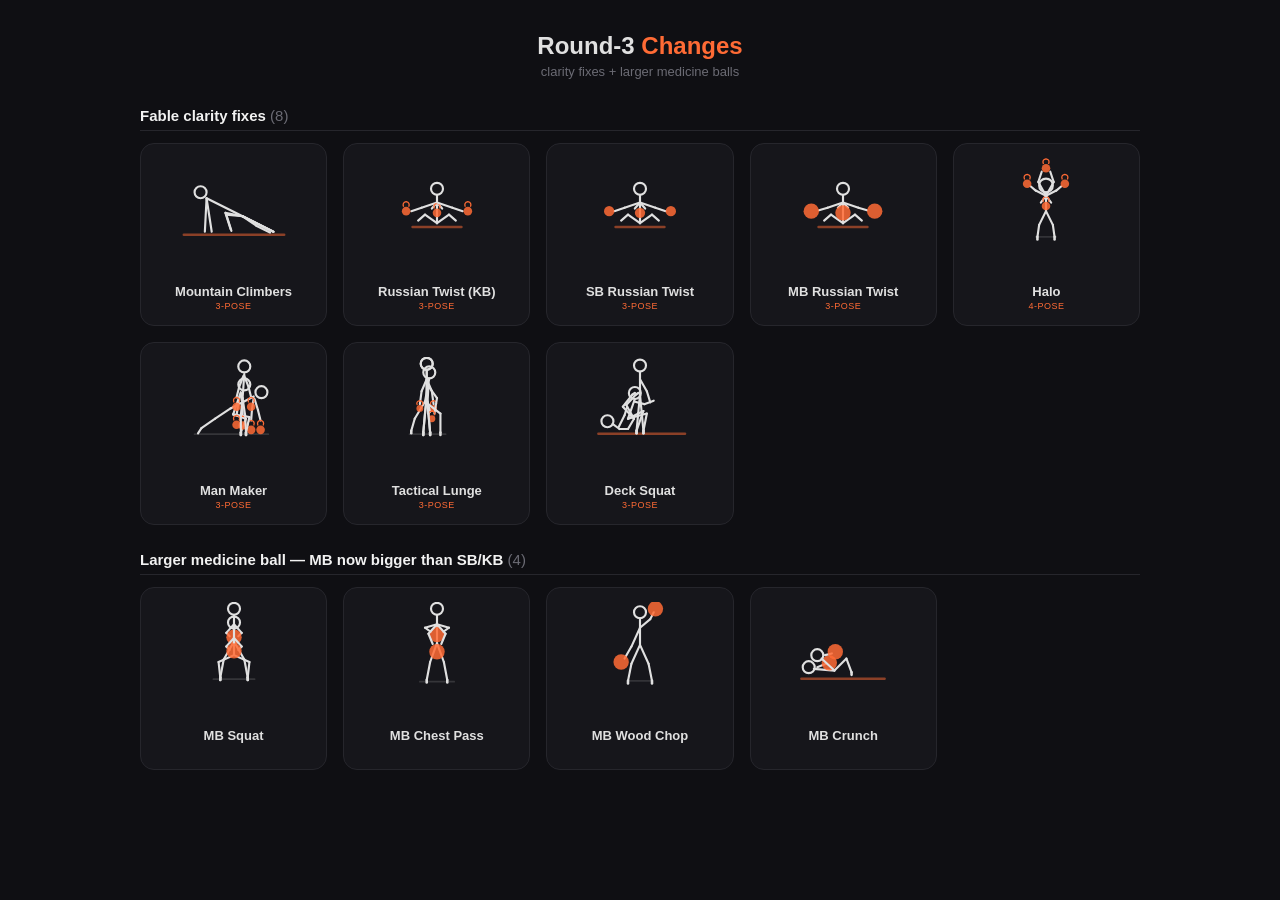
<file: future-enhancements/changed-animations-review.html>
<!doctype html><html><head><meta charset="utf-8"><meta name="viewport" content="width=device-width,initial-scale=1"><title>Round-3 Changes</title><style>*{margin:0;padding:0;box-sizing:border-box}body{background:#0f0f13;color:#e0e0e0;font-family:-apple-system,BlinkMacSystemFont,"Segoe UI",Roboto,sans-serif;padding:32px 20px 60px}h1{text-align:center;font-size:24px;margin-bottom:4px}h1 span{color:#ff6b35}.sub{text-align:center;color:#6b6b74;font-size:13px;margin-bottom:28px}h2{max-width:1000px;margin:26px auto 12px;font-size:15px;color:#f2f2f2;border-bottom:1px solid #26262c;padding-bottom:6px}h2 span{color:#6b6b74;font-weight:400}.grid{display:grid;grid-template-columns:repeat(auto-fill,minmax(160px,1fr));gap:16px;max-width:1000px;margin:0 auto}.card{background:#16161b;border:1px solid #26262c;border-radius:14px;padding:14px 8px;text-align:center}.anim{width:120px;height:120px;margin:0 auto 6px;position:relative}.anim svg{width:100%;height:100%;display:block}.name{font-size:13px;font-weight:600}.tag{font-size:9px;color:#ff6b35;text-transform:uppercase;margin-top:2px;height:10px;letter-spacing:.5px}.pose-a,.pose-b{animation-duration:1.4s;animation-iteration-count:infinite}.pose-a{animation-name:showA}.pose-b{animation-name:showB}@keyframes showA{0%{opacity:1;animation-timing-function:ease-in-out}10%{opacity:1;animation-timing-function:ease-in-out}45%{opacity:0}60%{opacity:0;animation-timing-function:ease-in-out}95%{opacity:1}100%{opacity:1}}@keyframes showB{0%{opacity:0;animation-timing-function:ease-in-out}10%{opacity:0;animation-timing-function:ease-in-out}45%{opacity:1}60%{opacity:1;animation-timing-function:ease-in-out}95%{opacity:0}100%{opacity:0}}.lunge-a,.lunge-mid,.lunge-b{animation-duration:2.4s;animation-iteration-count:infinite}.lunge-a{animation-name:lungeA}.lunge-mid{animation-name:lungeMid}.lunge-b{animation-name:lungeB}@keyframes lungeA{0%{opacity:1;animation-timing-function:ease-in-out}10%{opacity:1;animation-timing-function:ease-in-out}20%{opacity:0}85%{opacity:0;animation-timing-function:ease-in-out}95%{opacity:1}100%{opacity:1}}@keyframes lungeMid{0%{opacity:0}10%{opacity:0;animation-timing-function:ease-in-out}20%{opacity:1;animation-timing-function:ease-in-out}35%{opacity:1;animation-timing-function:ease-in-out}45%{opacity:0}55%{opacity:0;animation-timing-function:ease-in-out}65%{opacity:1;animation-timing-function:ease-in-out}85%{opacity:1;animation-timing-function:ease-in-out}95%{opacity:0}100%{opacity:0}}@keyframes lungeB{0%{opacity:0}35%{opacity:0;animation-timing-function:ease-in-out}45%{opacity:1}55%{opacity:1;animation-timing-function:ease-in-out}65%{opacity:0}100%{opacity:0}}
.q-a,.q-b,.q-c,.q-d{animation-duration:3.2s;animation-iteration-count:infinite;animation-timing-function:ease-in-out}.q-a{animation-name:qA}.q-b{animation-name:qB}.q-c{animation-name:qC}.q-d{animation-name:qD}
@keyframes qA{0%{opacity:1}20%{opacity:1}25%{opacity:0}95%{opacity:0}100%{opacity:1}}@keyframes qB{0%{opacity:0}20%{opacity:0}25%{opacity:1}45%{opacity:1}50%{opacity:0}100%{opacity:0}}@keyframes qC{0%{opacity:0}45%{opacity:0}50%{opacity:1}70%{opacity:1}75%{opacity:0}100%{opacity:0}}@keyframes qD{0%{opacity:0}70%{opacity:0}75%{opacity:1}95%{opacity:1}100%{opacity:0}}</style></head><body><h1>Round-3 <span>Changes</span></h1><div class="sub">clarity fixes + larger medicine balls</div><h2>Fable clarity fixes <span>(8)</span></h2><div class="grid"><div class="card"><div class="anim"><svg viewBox="0 0 140 140" fill="none" xmlns="http://www.w3.org/2000/svg">
  <rect x="10" y="88" width="120" height="3" rx="1.5" fill="#ff6b35" opacity=".5"/>
  <g>
    <circle cx="31" cy="40" r="7" stroke="#e0e0e0" stroke-width="2.5"/>
    <line x1="38" y1="47" x2="36" y2="86" stroke="#e0e0e0" stroke-width="2.5" stroke-linecap="round"/>
    <line x1="38" y1="47" x2="44" y2="86" stroke="#e0e0e0" stroke-width="2.5" stroke-linecap="round"/>
    <line x1="38" y1="47" x2="80" y2="68" stroke="#e0e0e0" stroke-width="2.5" stroke-linecap="round"/>
  </g>
  <g class="lunge-a">
    <line x1="80" y1="68" x2="98" y2="77" stroke="#e0e0e0" stroke-width="2.5" stroke-linecap="round"/>
    <line x1="98" y1="77" x2="116" y2="86" stroke="#e0e0e0" stroke-width="2.5" stroke-linecap="round"/>
    <line x1="80" y1="68" x2="60" y2="64" stroke="#e0e0e0" stroke-width="2.5" stroke-linecap="round"/>
    <line x1="60" y1="64" x2="66" y2="83" stroke="#e0e0e0" stroke-width="2.5" stroke-linecap="round"/>
  </g>
  <g class="lunge-mid">
    <line x1="80" y1="68" x2="98" y2="77" stroke="#e0e0e0" stroke-width="2.5" stroke-linecap="round"/>
    <line x1="98" y1="77" x2="116" y2="86" stroke="#e0e0e0" stroke-width="2.5" stroke-linecap="round"/>
    <line x1="80" y1="68" x2="96" y2="79" stroke="#e0e0e0" stroke-width="2.5" stroke-linecap="round"/>
    <line x1="96" y1="79" x2="112" y2="87" stroke="#e0e0e0" stroke-width="2.5" stroke-linecap="round"/>
  </g>
  <g class="lunge-b">
    <line x1="80" y1="68" x2="98" y2="77" stroke="#e0e0e0" stroke-width="2.5" stroke-linecap="round"/>
    <line x1="98" y1="77" x2="116" y2="86" stroke="#e0e0e0" stroke-width="2.5" stroke-linecap="round"/>
    <line x1="80" y1="68" x2="61" y2="66" stroke="#e0e0e0" stroke-width="2.5" stroke-linecap="round"/>
    <line x1="61" y1="66" x2="67" y2="85" stroke="#e0e0e0" stroke-width="2.5" stroke-linecap="round"/>
  </g>
</svg></div><div class="name">Mountain Climbers</div><div class="tag">3-pose</div></div><div class="card"><div class="anim"><svg viewBox="0 0 140 140" fill="none" xmlns="http://www.w3.org/2000/svg"><rect x="40" y="79" width="60" height="3" rx="1.5" fill="#ff6b35" opacity=".5"/><g><circle cx="70" cy="36" r="7" stroke="#e0e0e0" stroke-width="2.5"/><line x1="70" y1="43" x2="70" y2="76" stroke="#e0e0e0" stroke-width="2.5" stroke-linecap="round"/><line x1="70" y1="76" x2="56" y2="66" stroke="#e0e0e0" stroke-width="2.5" stroke-linecap="round"/><line x1="56" y1="66" x2="48" y2="73" stroke="#e0e0e0" stroke-width="2.5" stroke-linecap="round"/><line x1="70" y1="76" x2="84" y2="66" stroke="#e0e0e0" stroke-width="2.5" stroke-linecap="round"/><line x1="84" y1="66" x2="92" y2="73" stroke="#e0e0e0" stroke-width="2.5" stroke-linecap="round"/></g><g class="lunge-a"><line x1="70" y1="52" x2="52" y2="58" stroke="#e0e0e0" stroke-width="2.5" stroke-linecap="round"/><line x1="52" y1="58" x2="40" y2="62" stroke="#e0e0e0" stroke-width="2.5" stroke-linecap="round"/><circle cx="34" cy="62" r="5" fill="#ff6b35" opacity=".85"/><path d="M31,57 Q29,52 34,51 Q39,52 37,57" stroke="#ff6b35" stroke-width="1.5" fill="none"/></g><g class="lunge-mid"><line x1="70" y1="52" x2="64" y2="59" stroke="#e0e0e0" stroke-width="2.5" stroke-linecap="round"/><line x1="70" y1="52" x2="76" y2="59" stroke="#e0e0e0" stroke-width="2.5" stroke-linecap="round"/><circle cx="70" cy="64" r="5" fill="#ff6b35" opacity=".85"/><path d="M67,59 Q65,54 70,53 Q75,54 73,59" stroke="#ff6b35" stroke-width="1.5" fill="none"/></g><g class="lunge-b"><line x1="70" y1="52" x2="88" y2="58" stroke="#e0e0e0" stroke-width="2.5" stroke-linecap="round"/><line x1="88" y1="58" x2="100" y2="62" stroke="#e0e0e0" stroke-width="2.5" stroke-linecap="round"/><circle cx="106" cy="62" r="5" fill="#ff6b35" opacity=".85"/><path d="M103,57 Q101,52 106,51 Q111,52 109,57" stroke="#ff6b35" stroke-width="1.5" fill="none"/></g></svg></div><div class="name">Russian Twist (KB)</div><div class="tag">3-pose</div></div><div class="card"><div class="anim"><svg viewBox="0 0 140 140" fill="none" xmlns="http://www.w3.org/2000/svg"><rect x="40" y="79" width="60" height="3" rx="1.5" fill="#ff6b35" opacity=".5"/><g><circle cx="70" cy="36" r="7" stroke="#e0e0e0" stroke-width="2.5"/><line x1="70" y1="43" x2="70" y2="76" stroke="#e0e0e0" stroke-width="2.5" stroke-linecap="round"/><line x1="70" y1="76" x2="56" y2="66" stroke="#e0e0e0" stroke-width="2.5" stroke-linecap="round"/><line x1="56" y1="66" x2="48" y2="73" stroke="#e0e0e0" stroke-width="2.5" stroke-linecap="round"/><line x1="70" y1="76" x2="84" y2="66" stroke="#e0e0e0" stroke-width="2.5" stroke-linecap="round"/><line x1="84" y1="66" x2="92" y2="73" stroke="#e0e0e0" stroke-width="2.5" stroke-linecap="round"/></g><g class="lunge-a"><line x1="70" y1="52" x2="52" y2="58" stroke="#e0e0e0" stroke-width="2.5" stroke-linecap="round"/><line x1="52" y1="58" x2="40" y2="62" stroke="#e0e0e0" stroke-width="2.5" stroke-linecap="round"/><circle cx="34" cy="62" r="6" fill="#ff6b35" opacity=".85"/></g><g class="lunge-mid"><line x1="70" y1="52" x2="64" y2="59" stroke="#e0e0e0" stroke-width="2.5" stroke-linecap="round"/><line x1="70" y1="52" x2="76" y2="59" stroke="#e0e0e0" stroke-width="2.5" stroke-linecap="round"/><circle cx="70" cy="64" r="6" fill="#ff6b35" opacity=".85"/></g><g class="lunge-b"><line x1="70" y1="52" x2="88" y2="58" stroke="#e0e0e0" stroke-width="2.5" stroke-linecap="round"/><line x1="88" y1="58" x2="100" y2="62" stroke="#e0e0e0" stroke-width="2.5" stroke-linecap="round"/><circle cx="106" cy="62" r="6" fill="#ff6b35" opacity=".85"/></g></svg></div><div class="name">SB Russian Twist</div><div class="tag">3-pose</div></div><div class="card"><div class="anim"><svg viewBox="0 0 140 140" fill="none" xmlns="http://www.w3.org/2000/svg"><rect x="40" y="79" width="60" height="3" rx="1.5" fill="#ff6b35" opacity=".5"/><g><circle cx="70" cy="36" r="7" stroke="#e0e0e0" stroke-width="2.5"/><line x1="70" y1="43" x2="70" y2="76" stroke="#e0e0e0" stroke-width="2.5" stroke-linecap="round"/><line x1="70" y1="76" x2="56" y2="66" stroke="#e0e0e0" stroke-width="2.5" stroke-linecap="round"/><line x1="56" y1="66" x2="48" y2="73" stroke="#e0e0e0" stroke-width="2.5" stroke-linecap="round"/><line x1="70" y1="76" x2="84" y2="66" stroke="#e0e0e0" stroke-width="2.5" stroke-linecap="round"/><line x1="84" y1="66" x2="92" y2="73" stroke="#e0e0e0" stroke-width="2.5" stroke-linecap="round"/></g><g class="lunge-a"><line x1="70" y1="52" x2="52" y2="58" stroke="#e0e0e0" stroke-width="2.5" stroke-linecap="round"/><line x1="52" y1="58" x2="42" y2="61" stroke="#e0e0e0" stroke-width="2.5" stroke-linecap="round"/><circle cx="33" cy="62" r="9" fill="#ff6b35" opacity=".85"/></g><g class="lunge-mid"><line x1="70" y1="52" x2="64" y2="58" stroke="#e0e0e0" stroke-width="2.5" stroke-linecap="round"/><line x1="70" y1="52" x2="76" y2="58" stroke="#e0e0e0" stroke-width="2.5" stroke-linecap="round"/><circle cx="70" cy="64" r="9" fill="#ff6b35" opacity=".85"/></g><g class="lunge-b"><line x1="70" y1="52" x2="88" y2="58" stroke="#e0e0e0" stroke-width="2.5" stroke-linecap="round"/><line x1="88" y1="58" x2="98" y2="61" stroke="#e0e0e0" stroke-width="2.5" stroke-linecap="round"/><circle cx="107" cy="62" r="9" fill="#ff6b35" opacity=".85"/></g></svg></div><div class="name">MB Russian Twist</div><div class="tag">3-pose</div></div><div class="card"><div class="anim"><svg viewBox="0 0 140 140" fill="none" xmlns="http://www.w3.org/2000/svg"><line x1="58" y1="92" x2="82" y2="92" stroke="#e0e0e0" stroke-width="2" stroke-linecap="round" opacity=".15"/><g><circle cx="70" cy="32" r="8" stroke="#e0e0e0" stroke-width="2.5"/><line x1="70" y1="40" x2="70" y2="62" stroke="#e0e0e0" stroke-width="2.5" stroke-linecap="round"/><line x1="70" y1="62" x2="62" y2="78" stroke="#e0e0e0" stroke-width="2.5" stroke-linecap="round"/><line x1="62" y1="78" x2="60" y2="92" stroke="#e0e0e0" stroke-width="2.5" stroke-linecap="round"/><line x1="70" y1="62" x2="78" y2="78" stroke="#e0e0e0" stroke-width="2.5" stroke-linecap="round"/><line x1="78" y1="78" x2="80" y2="92" stroke="#e0e0e0" stroke-width="2.5" stroke-linecap="round"/><line x1="60" y1="92" x2="60" y2="95" stroke="#e0e0e0" stroke-width="3" stroke-linecap="round"/><line x1="80" y1="92" x2="80" y2="95" stroke="#e0e0e0" stroke-width="3" stroke-linecap="round"/></g><g class="q-a"><line x1="70" y1="44" x2="64" y2="52" stroke="#e0e0e0" stroke-width="2.5" stroke-linecap="round"/><line x1="70" y1="44" x2="76" y2="52" stroke="#e0e0e0" stroke-width="2.5" stroke-linecap="round"/><circle cx="70" cy="56" r="5" fill="#ff6b35" opacity=".85"/><path d="M67,51 Q65,46 70,45 Q75,46 73,51" stroke="#ff6b35" stroke-width="1.5" fill="none"/></g><g class="q-b"><line x1="70" y1="44" x2="82" y2="38" stroke="#e0e0e0" stroke-width="2.5" stroke-linecap="round"/><line x1="82" y1="38" x2="88" y2="33" stroke="#e0e0e0" stroke-width="2.5" stroke-linecap="round"/><circle cx="92" cy="30" r="5" fill="#ff6b35" opacity=".85"/><path d="M89,25 Q87,20 92,19 Q97,20 95,25" stroke="#ff6b35" stroke-width="1.5" fill="none"/></g><g class="q-c"><line x1="70" y1="44" x2="61" y2="28" stroke="#e0e0e0" stroke-width="2.5" stroke-linecap="round"/><line x1="61" y1="28" x2="65" y2="16" stroke="#e0e0e0" stroke-width="2.5" stroke-linecap="round"/><line x1="70" y1="44" x2="79" y2="28" stroke="#e0e0e0" stroke-width="2.5" stroke-linecap="round"/><line x1="79" y1="28" x2="75" y2="16" stroke="#e0e0e0" stroke-width="2.5" stroke-linecap="round"/><circle cx="70" cy="12" r="5" fill="#ff6b35" opacity=".85"/><path d="M67,7 Q65,2 70,1 Q75,2 73,7" stroke="#ff6b35" stroke-width="1.5" fill="none"/></g><g class="q-d"><line x1="70" y1="44" x2="58" y2="38" stroke="#e0e0e0" stroke-width="2.5" stroke-linecap="round"/><line x1="58" y1="38" x2="52" y2="33" stroke="#e0e0e0" stroke-width="2.5" stroke-linecap="round"/><circle cx="48" cy="30" r="5" fill="#ff6b35" opacity=".85"/><path d="M45,25 Q43,20 48,19 Q53,20 51,25" stroke="#ff6b35" stroke-width="1.5" fill="none"/></g></svg></div><div class="name">Halo</div><div class="tag">4-pose</div></div><div class="card"><div class="anim"><svg viewBox="0 0 140 140" fill="none" xmlns="http://www.w3.org/2000/svg"><line x1="24" y1="90" x2="110" y2="90" stroke="#e0e0e0" stroke-width="2" stroke-linecap="round" opacity=".15"/><g class="lunge-a"><circle cx="102" cy="41" r="7" stroke="#e0e0e0" stroke-width="2.5"/><line x1="93" y1="46" x2="66" y2="60" stroke="#e0e0e0" stroke-width="2.5" stroke-linecap="round"/><line x1="66" y1="60" x2="48" y2="72" stroke="#e0e0e0" stroke-width="2.5" stroke-linecap="round"/><line x1="48" y1="72" x2="32" y2="83" stroke="#e0e0e0" stroke-width="2.5" stroke-linecap="round"/><line x1="32" y1="83" x2="28" y2="89" stroke="#e0e0e0" stroke-width="2.5" stroke-linecap="round"/><line x1="93" y1="48" x2="91" y2="61" stroke="#e0e0e0" stroke-width="2.5" stroke-linecap="round"/><line x1="91" y1="61" x2="90" y2="74" stroke="#e0e0e0" stroke-width="2.5" stroke-linecap="round"/><line x1="94" y1="49" x2="98" y2="62" stroke="#e0e0e0" stroke-width="2.5" stroke-linecap="round"/><line x1="98" y1="62" x2="101" y2="74" stroke="#e0e0e0" stroke-width="2.5" stroke-linecap="round"/><circle cx="90" cy="85" r="5" fill="#ff6b35" opacity=".85"/><path d="M87,80 Q85,75 90,74 Q95,75 93,80" stroke="#ff6b35" stroke-width="1.5" fill="none"/><circle cx="101" cy="85" r="5" fill="#ff6b35" opacity=".85"/><path d="M98,80 Q96,75 101,74 Q106,75 104,80" stroke="#ff6b35" stroke-width="1.5" fill="none"/></g><g class="lunge-mid"><circle cx="82" cy="32" r="7" stroke="#e0e0e0" stroke-width="2.5"/><line x1="78" y1="41" x2="69" y2="67" stroke="#e0e0e0" stroke-width="2.5" stroke-linecap="round"/><line x1="69" y1="67" x2="88" y2="70" stroke="#e0e0e0" stroke-width="2.5" stroke-linecap="round"/><line x1="88" y1="70" x2="84" y2="88" stroke="#e0e0e0" stroke-width="2.5" stroke-linecap="round"/><line x1="69" y1="67" x2="84" y2="72" stroke="#e0e0e0" stroke-width="2.5" stroke-linecap="round"/><line x1="84" y1="72" x2="78" y2="88" stroke="#e0e0e0" stroke-width="2.5" stroke-linecap="round"/><line x1="78" y1="42" x2="75" y2="55" stroke="#e0e0e0" stroke-width="2.5" stroke-linecap="round"/><line x1="75" y1="55" x2="73" y2="68" stroke="#e0e0e0" stroke-width="2.5" stroke-linecap="round"/><line x1="79" y1="43" x2="80" y2="56" stroke="#e0e0e0" stroke-width="2.5" stroke-linecap="round"/><line x1="80" y1="56" x2="80" y2="69" stroke="#e0e0e0" stroke-width="2.5" stroke-linecap="round"/><circle cx="73" cy="79" r="5" fill="#ff6b35" opacity=".85"/><path d="M70,74 Q68,69 73,68 Q78,69 76,74" stroke="#ff6b35" stroke-width="1.5" fill="none"/><circle cx="80" cy="80" r="5" fill="#ff6b35" opacity=".85"/><path d="M77,75 Q75,70 80,69 Q85,70 83,75" stroke="#ff6b35" stroke-width="1.5" fill="none"/><line x1="84" y1="88" x2="84" y2="91" stroke="#e0e0e0" stroke-width="3" stroke-linecap="round"/><line x1="78" y1="88" x2="78" y2="91" stroke="#e0e0e0" stroke-width="3" stroke-linecap="round"/></g><g class="lunge-b"><circle cx="82" cy="11" r="7" stroke="#e0e0e0" stroke-width="2.5"/><line x1="82" y1="20" x2="80" y2="48" stroke="#e0e0e0" stroke-width="2.5" stroke-linecap="round"/><line x1="80" y1="48" x2="78" y2="68" stroke="#e0e0e0" stroke-width="2.5" stroke-linecap="round"/><line x1="78" y1="68" x2="78" y2="88" stroke="#e0e0e0" stroke-width="2.5" stroke-linecap="round"/><line x1="80" y1="48" x2="83" y2="68" stroke="#e0e0e0" stroke-width="2.5" stroke-linecap="round"/><line x1="83" y1="68" x2="84" y2="88" stroke="#e0e0e0" stroke-width="2.5" stroke-linecap="round"/><line x1="81" y1="22" x2="76" y2="35" stroke="#e0e0e0" stroke-width="2.5" stroke-linecap="round"/><line x1="76" y1="35" x2="73" y2="47" stroke="#e0e0e0" stroke-width="2.5" stroke-linecap="round"/><line x1="82" y1="22" x2="87" y2="35" stroke="#e0e0e0" stroke-width="2.5" stroke-linecap="round"/><line x1="87" y1="35" x2="90" y2="47" stroke="#e0e0e0" stroke-width="2.5" stroke-linecap="round"/><circle cx="73" cy="58" r="5" fill="#ff6b35" opacity=".85"/><path d="M70,53 Q68,48 73,47 Q78,48 76,53" stroke="#ff6b35" stroke-width="1.5" fill="none"/><circle cx="90" cy="58" r="5" fill="#ff6b35" opacity=".85"/><path d="M87,53 Q85,48 90,47 Q95,48 93,53" stroke="#ff6b35" stroke-width="1.5" fill="none"/><line x1="78" y1="88" x2="78" y2="91" stroke="#e0e0e0" stroke-width="3" stroke-linecap="round"/><line x1="84" y1="88" x2="84" y2="91" stroke="#e0e0e0" stroke-width="3" stroke-linecap="round"/></g></svg></div><div class="name">Man Maker</div><div class="tag">3-pose</div></div><div class="card"><div class="anim"><svg viewBox="0 0 140 140" fill="none" xmlns="http://www.w3.org/2000/svg"><line x1="38" y1="90" x2="80" y2="90" stroke="#e0e0e0" stroke-width="2" stroke-linecap="round" opacity=".15"/><g class="lunge-a"><circle cx="58" cy="8" r="7" stroke="#e0e0e0" stroke-width="2.5"/><line x1="58" y1="15" x2="58" y2="46" stroke="#e0e0e0" stroke-width="2.5" stroke-linecap="round"/><line x1="58" y1="46" x2="56" y2="66" stroke="#e0e0e0" stroke-width="2.5" stroke-linecap="round"/><line x1="56" y1="66" x2="54" y2="88" stroke="#e0e0e0" stroke-width="2.5" stroke-linecap="round"/><line x1="58" y1="46" x2="60" y2="66" stroke="#e0e0e0" stroke-width="2.5" stroke-linecap="round"/><line x1="60" y1="66" x2="62" y2="88" stroke="#e0e0e0" stroke-width="2.5" stroke-linecap="round"/><line x1="58" y1="26" x2="64" y2="40" stroke="#e0e0e0" stroke-width="2.5" stroke-linecap="round"/><line x1="64" y1="40" x2="66" y2="55" stroke="#e0e0e0" stroke-width="2.5" stroke-linecap="round"/><circle cx="66" cy="60" r="4" fill="#ff6b35" opacity=".85"/><path d="M63,56 Q61,52 66,51 Q71,52 69,56" stroke="#ff6b35" stroke-width="1.5" fill="none"/><line x1="54" y1="88" x2="54" y2="91" stroke="#e0e0e0" stroke-width="3" stroke-linecap="round"/><line x1="62" y1="88" x2="62" y2="91" stroke="#e0e0e0" stroke-width="3" stroke-linecap="round"/></g><g class="lunge-mid"><circle cx="61" cy="18" r="7" stroke="#e0e0e0" stroke-width="2.5"/><line x1="61" y1="25" x2="56" y2="52" stroke="#e0e0e0" stroke-width="2.5" stroke-linecap="round"/><line x1="56" y1="52" x2="74" y2="66" stroke="#e0e0e0" stroke-width="2.5" stroke-linecap="round"/><line x1="74" y1="66" x2="74" y2="88" stroke="#e0e0e0" stroke-width="2.5" stroke-linecap="round"/><line x1="56" y1="52" x2="44" y2="72" stroke="#e0e0e0" stroke-width="2.5" stroke-linecap="round"/><line x1="44" y1="72" x2="40" y2="86" stroke="#e0e0e0" stroke-width="2.5" stroke-linecap="round"/><line x1="60" y1="34" x2="59" y2="52" stroke="#e0e0e0" stroke-width="2.5" stroke-linecap="round"/><line x1="59" y1="52" x2="62" y2="64" stroke="#e0e0e0" stroke-width="2.5" stroke-linecap="round"/><line x1="60" y1="34" x2="70" y2="48" stroke="#e0e0e0" stroke-width="2.5" stroke-linecap="round"/><line x1="70" y1="48" x2="67" y2="66" stroke="#e0e0e0" stroke-width="2.5" stroke-linecap="round"/><circle cx="64" cy="72" r="4" fill="#ff6b35" opacity=".85"/><path d="M61,68 Q59,64 64,63 Q69,64 67,68" stroke="#ff6b35" stroke-width="1.5" fill="none"/><line x1="74" y1="88" x2="74" y2="91" stroke="#e0e0e0" stroke-width="3" stroke-linecap="round"/><line x1="40" y1="86" x2="40" y2="89" stroke="#e0e0e0" stroke-width="3" stroke-linecap="round"/></g><g class="lunge-b"><circle cx="58" cy="8" r="7" stroke="#e0e0e0" stroke-width="2.5"/><line x1="58" y1="15" x2="58" y2="46" stroke="#e0e0e0" stroke-width="2.5" stroke-linecap="round"/><line x1="58" y1="46" x2="56" y2="66" stroke="#e0e0e0" stroke-width="2.5" stroke-linecap="round"/><line x1="56" y1="66" x2="54" y2="88" stroke="#e0e0e0" stroke-width="2.5" stroke-linecap="round"/><line x1="58" y1="46" x2="60" y2="66" stroke="#e0e0e0" stroke-width="2.5" stroke-linecap="round"/><line x1="60" y1="66" x2="62" y2="88" stroke="#e0e0e0" stroke-width="2.5" stroke-linecap="round"/><line x1="58" y1="26" x2="52" y2="40" stroke="#e0e0e0" stroke-width="2.5" stroke-linecap="round"/><line x1="52" y1="40" x2="50" y2="55" stroke="#e0e0e0" stroke-width="2.5" stroke-linecap="round"/><circle cx="50" cy="60" r="4" fill="#ff6b35" opacity=".85"/><path d="M47,56 Q45,52 50,51 Q55,52 53,56" stroke="#ff6b35" stroke-width="1.5" fill="none"/><line x1="54" y1="88" x2="54" y2="91" stroke="#e0e0e0" stroke-width="3" stroke-linecap="round"/><line x1="62" y1="88" x2="62" y2="91" stroke="#e0e0e0" stroke-width="3" stroke-linecap="round"/></g></svg></div><div class="name">Tactical Lunge</div><div class="tag">3-pose</div></div><div class="card"><div class="anim"><svg viewBox="0 0 140 140" fill="none" xmlns="http://www.w3.org/2000/svg"><rect x="20" y="88" width="104" height="3" rx="1.5" fill="#ff6b35" opacity=".5"/><g class="lunge-a"><circle cx="70" cy="10" r="7" stroke="#e0e0e0" stroke-width="2.5"/><line x1="70" y1="17" x2="70" y2="44" stroke="#e0e0e0" stroke-width="2.5" stroke-linecap="round"/><line x1="70" y1="44" x2="68" y2="65" stroke="#e0e0e0" stroke-width="2.5" stroke-linecap="round"/><line x1="68" y1="65" x2="66" y2="86" stroke="#e0e0e0" stroke-width="2.5" stroke-linecap="round"/><line x1="70" y1="44" x2="72" y2="65" stroke="#e0e0e0" stroke-width="2.5" stroke-linecap="round"/><line x1="72" y1="65" x2="74" y2="86" stroke="#e0e0e0" stroke-width="2.5" stroke-linecap="round"/><line x1="70" y1="26" x2="78" y2="40" stroke="#e0e0e0" stroke-width="2.5" stroke-linecap="round"/><line x1="78" y1="40" x2="82" y2="53" stroke="#e0e0e0" stroke-width="2.5" stroke-linecap="round"/><line x1="66" y1="86" x2="66" y2="89" stroke="#e0e0e0" stroke-width="3" stroke-linecap="round"/><line x1="74" y1="86" x2="74" y2="89" stroke="#e0e0e0" stroke-width="3" stroke-linecap="round"/></g><g class="lunge-mid"><circle cx="64" cy="42" r="7" stroke="#e0e0e0" stroke-width="2.5"/><line x1="64" y1="49" x2="56" y2="72" stroke="#e0e0e0" stroke-width="2.5" stroke-linecap="round"/><line x1="56" y1="72" x2="74" y2="63" stroke="#e0e0e0" stroke-width="2.5" stroke-linecap="round"/><line x1="74" y1="63" x2="66" y2="86" stroke="#e0e0e0" stroke-width="2.5" stroke-linecap="round"/><line x1="56" y1="72" x2="78" y2="66" stroke="#e0e0e0" stroke-width="2.5" stroke-linecap="round"/><line x1="78" y1="66" x2="74" y2="86" stroke="#e0e0e0" stroke-width="2.5" stroke-linecap="round"/><line x1="63" y1="52" x2="75" y2="55" stroke="#e0e0e0" stroke-width="2.5" stroke-linecap="round"/><line x1="75" y1="55" x2="86" y2="51" stroke="#e0e0e0" stroke-width="2.5" stroke-linecap="round"/><line x1="66" y1="86" x2="66" y2="89" stroke="#e0e0e0" stroke-width="3" stroke-linecap="round"/><line x1="74" y1="86" x2="74" y2="89" stroke="#e0e0e0" stroke-width="3" stroke-linecap="round"/></g><g class="lunge-b"><circle cx="32" cy="75" r="7" stroke="#e0e0e0" stroke-width="2.5"/><line x1="38" y1="78" x2="46" y2="84" stroke="#e0e0e0" stroke-width="2.5" stroke-linecap="round"/><line x1="46" y1="84" x2="56" y2="84" stroke="#e0e0e0" stroke-width="2.5" stroke-linecap="round"/><line x1="56" y1="84" x2="63" y2="72" stroke="#e0e0e0" stroke-width="2.5" stroke-linecap="round"/><line x1="63" y1="72" x2="50" y2="58" stroke="#e0e0e0" stroke-width="2.5" stroke-linecap="round"/><line x1="50" y1="58" x2="61" y2="44" stroke="#e0e0e0" stroke-width="2.5" stroke-linecap="round"/><line x1="63" y1="72" x2="54" y2="56" stroke="#e0e0e0" stroke-width="2.5" stroke-linecap="round"/><line x1="54" y1="56" x2="65" y2="44" stroke="#e0e0e0" stroke-width="2.5" stroke-linecap="round"/><line x1="45" y1="82" x2="52" y2="68" stroke="#e0e0e0" stroke-width="2.5" stroke-linecap="round"/><line x1="52" y1="68" x2="55" y2="58" stroke="#e0e0e0" stroke-width="2.5" stroke-linecap="round"/><line x1="61" y1="44" x2="64" y2="42" stroke="#e0e0e0" stroke-width="3" stroke-linecap="round"/><line x1="65" y1="44" x2="68" y2="42" stroke="#e0e0e0" stroke-width="3" stroke-linecap="round"/></g></svg></div><div class="name">Deck Squat</div><div class="tag">3-pose</div></div></div><h2>Larger medicine ball — MB now bigger than SB/KB <span>(4)</span></h2><div class="grid"><div class="card"><div class="anim"><svg viewBox="0 0 140 140" fill="none" xmlns="http://www.w3.org/2000/svg">
    <line x1="46" y1="90" x2="94" y2="90" stroke="#e0e0e0" stroke-width="2" stroke-linecap="round" opacity=".15"/>
    <g class="pose-a">
      <circle cx="70" cy="8" r="7" stroke="#e0e0e0" stroke-width="2.5"/>
      <line x1="70" y1="15" x2="70" y2="46" stroke="#e0e0e0" stroke-width="2.5" stroke-linecap="round"/>
      <line x1="70" y1="46" x2="58" y2="67" stroke="#e0e0e0" stroke-width="2.5" stroke-linecap="round"/>
      <line x1="58" y1="67" x2="54" y2="88" stroke="#e0e0e0" stroke-width="2.5" stroke-linecap="round"/>
      <line x1="70" y1="46" x2="82" y2="67" stroke="#e0e0e0" stroke-width="2.5" stroke-linecap="round"/>
      <line x1="82" y1="67" x2="86" y2="88" stroke="#e0e0e0" stroke-width="2.5" stroke-linecap="round"/>
      <line x1="70" y1="26" x2="61" y2="36" stroke="#e0e0e0" stroke-width="2.5" stroke-linecap="round"/>
      <line x1="61" y1="36" x2="65" y2="40" stroke="#e0e0e0" stroke-width="2.5" stroke-linecap="round"/>
      <line x1="70" y1="26" x2="79" y2="36" stroke="#e0e0e0" stroke-width="2.5" stroke-linecap="round"/>
      <line x1="79" y1="36" x2="75" y2="40" stroke="#e0e0e0" stroke-width="2.5" stroke-linecap="round"/>
      <circle cx="70" cy="41" r="9" fill="#ff6b35" opacity=".85"/>
      <line x1="54" y1="88" x2="54" y2="91" stroke="#e0e0e0" stroke-width="3" stroke-linecap="round"/>
      <line x1="86" y1="88" x2="86" y2="91" stroke="#e0e0e0" stroke-width="3" stroke-linecap="round"/>
    </g>
    <g class="pose-b">
      <circle cx="70" cy="24" r="7" stroke="#e0e0e0" stroke-width="2.5"/>
      <line x1="70" y1="31" x2="70" y2="62" stroke="#e0e0e0" stroke-width="2.5" stroke-linecap="round"/>
      <line x1="70" y1="62" x2="52" y2="70" stroke="#e0e0e0" stroke-width="2.5" stroke-linecap="round"/>
      <line x1="52" y1="70" x2="54" y2="88" stroke="#e0e0e0" stroke-width="2.5" stroke-linecap="round"/>
      <line x1="70" y1="62" x2="88" y2="70" stroke="#e0e0e0" stroke-width="2.5" stroke-linecap="round"/>
      <line x1="88" y1="70" x2="86" y2="88" stroke="#e0e0e0" stroke-width="2.5" stroke-linecap="round"/>
      <line x1="70" y1="42" x2="61" y2="52" stroke="#e0e0e0" stroke-width="2.5" stroke-linecap="round"/>
      <line x1="61" y1="52" x2="65" y2="56" stroke="#e0e0e0" stroke-width="2.5" stroke-linecap="round"/>
      <line x1="70" y1="42" x2="79" y2="52" stroke="#e0e0e0" stroke-width="2.5" stroke-linecap="round"/>
      <line x1="79" y1="52" x2="75" y2="56" stroke="#e0e0e0" stroke-width="2.5" stroke-linecap="round"/>
      <circle cx="70" cy="57" r="9" fill="#ff6b35" opacity=".85"/>
      <line x1="54" y1="88" x2="54" y2="91" stroke="#e0e0e0" stroke-width="3" stroke-linecap="round"/>
      <line x1="86" y1="88" x2="86" y2="91" stroke="#e0e0e0" stroke-width="3" stroke-linecap="round"/>
    </g>
  </svg></div><div class="name">MB Squat</div><div class="tag"></div></div><div class="card"><div class="anim"><svg viewBox="0 0 140 140" fill="none" xmlns="http://www.w3.org/2000/svg">
    <line x1="50" y1="93" x2="90" y2="93" stroke="#e0e0e0" stroke-width="2" stroke-linecap="round" opacity=".15"/>
    <g>
      <circle cx="70" cy="8" r="7" stroke="#e0e0e0" stroke-width="2.5"/>
      <line x1="70" y1="15" x2="70" y2="48" stroke="#e0e0e0" stroke-width="2.5" stroke-linecap="round"/>
      <line x1="70" y1="48" x2="62" y2="70" stroke="#e0e0e0" stroke-width="2.5" stroke-linecap="round"/>
      <line x1="62" y1="70" x2="58" y2="91" stroke="#e0e0e0" stroke-width="2.5" stroke-linecap="round"/>
      <line x1="70" y1="48" x2="78" y2="70" stroke="#e0e0e0" stroke-width="2.5" stroke-linecap="round"/>
      <line x1="78" y1="70" x2="82" y2="91" stroke="#e0e0e0" stroke-width="2.5" stroke-linecap="round"/>
      <line x1="58" y1="91" x2="58" y2="94" stroke="#e0e0e0" stroke-width="3" stroke-linecap="round"/>
      <line x1="82" y1="91" x2="82" y2="94" stroke="#e0e0e0" stroke-width="3" stroke-linecap="round"/>
    </g>
    <g class="pose-a">
      <line x1="70" y1="26" x2="56" y2="30" stroke="#e0e0e0" stroke-width="2.5" stroke-linecap="round"/>
      <line x1="56" y1="30" x2="63" y2="35" stroke="#e0e0e0" stroke-width="2.5" stroke-linecap="round"/>
      <line x1="70" y1="26" x2="84" y2="30" stroke="#e0e0e0" stroke-width="2.5" stroke-linecap="round"/>
      <line x1="84" y1="30" x2="77" y2="35" stroke="#e0e0e0" stroke-width="2.5" stroke-linecap="round"/>
      <circle cx="70" cy="38" r="9" fill="#ff6b35" opacity=".85"/>
    </g>
    <g class="pose-b">
      <line x1="70" y1="26" x2="60" y2="37" stroke="#e0e0e0" stroke-width="2.5" stroke-linecap="round"/>
      <line x1="60" y1="37" x2="65" y2="49" stroke="#e0e0e0" stroke-width="2.5" stroke-linecap="round"/>
      <line x1="70" y1="26" x2="80" y2="37" stroke="#e0e0e0" stroke-width="2.5" stroke-linecap="round"/>
      <line x1="80" y1="37" x2="75" y2="49" stroke="#e0e0e0" stroke-width="2.5" stroke-linecap="round"/>
      <circle cx="70" cy="58" r="9" fill="#ff6b35" opacity=".85"/>
    </g>
  </svg></div><div class="name">MB Chest Pass</div><div class="tag"></div></div><div class="card"><div class="anim"><svg viewBox="0 0 140 140" fill="none" xmlns="http://www.w3.org/2000/svg"><line x1="56" y1="92" x2="84" y2="92" stroke="#e0e0e0" stroke-width="2" stroke-linecap="round" opacity=".15"/><g><circle cx="70" cy="12" r="7" stroke="#e0e0e0" stroke-width="2.5"/><line x1="70" y1="19" x2="70" y2="50" stroke="#e0e0e0" stroke-width="2.5" stroke-linecap="round"/><line x1="70" y1="50" x2="60" y2="72" stroke="#e0e0e0" stroke-width="2.5" stroke-linecap="round"/><line x1="60" y1="72" x2="56" y2="92" stroke="#e0e0e0" stroke-width="2.5" stroke-linecap="round"/><line x1="70" y1="50" x2="80" y2="72" stroke="#e0e0e0" stroke-width="2.5" stroke-linecap="round"/><line x1="80" y1="72" x2="84" y2="92" stroke="#e0e0e0" stroke-width="2.5" stroke-linecap="round"/><line x1="56" y1="92" x2="56" y2="95" stroke="#e0e0e0" stroke-width="3" stroke-linecap="round"/><line x1="84" y1="92" x2="84" y2="95" stroke="#e0e0e0" stroke-width="3" stroke-linecap="round"/></g><g class="pose-a"><line x1="70" y1="30" x2="82" y2="20" stroke="#e0e0e0" stroke-width="2.5" stroke-linecap="round"/><line x1="82" y1="20" x2="86" y2="12" stroke="#e0e0e0" stroke-width="2.5" stroke-linecap="round"/><circle cx="88" cy="8" r="9" fill="#ff6b35" opacity=".85"/></g><g class="pose-b"><line x1="70" y1="30" x2="60" y2="52" stroke="#e0e0e0" stroke-width="2.5" stroke-linecap="round"/><line x1="60" y1="52" x2="52" y2="66" stroke="#e0e0e0" stroke-width="2.5" stroke-linecap="round"/><circle cx="48" cy="70" r="9" fill="#ff6b35" opacity=".85"/></g></svg></div><div class="name">MB Wood Chop</div><div class="tag"></div></div><div class="card"><div class="anim"><svg viewBox="0 0 140 140" fill="none" xmlns="http://www.w3.org/2000/svg"><rect x="20" y="88" width="100" height="3" rx="1.5" fill="#ff6b35" opacity=".5"/><g><line x1="60" y1="80" x2="74" y2="66" stroke="#e0e0e0" stroke-width="2.5" stroke-linecap="round"/><line x1="74" y1="66" x2="80" y2="82" stroke="#e0e0e0" stroke-width="2.5" stroke-linecap="round"/><line x1="80" y1="82" x2="80" y2="85" stroke="#e0e0e0" stroke-width="3" stroke-linecap="round"/></g><g class="pose-a"><circle cx="30" cy="76" r="7" stroke="#e0e0e0" stroke-width="2.5"/><line x1="36" y1="78" x2="60" y2="80" stroke="#e0e0e0" stroke-width="2.5" stroke-linecap="round"/><line x1="40" y1="76" x2="50" y2="72" stroke="#e0e0e0" stroke-width="2.5" stroke-linecap="round"/><circle cx="54" cy="71" r="9" fill="#ff6b35" opacity=".85"/></g><g class="pose-b"><circle cx="40" cy="62" r="7" stroke="#e0e0e0" stroke-width="2.5"/><line x1="45" y1="66" x2="60" y2="80" stroke="#e0e0e0" stroke-width="2.5" stroke-linecap="round"/><line x1="49" y1="62" x2="57" y2="60" stroke="#e0e0e0" stroke-width="2.5" stroke-linecap="round"/><circle cx="61" cy="58" r="9" fill="#ff6b35" opacity=".85"/></g></svg></div><div class="name">MB Crunch</div><div class="tag"></div></div></div></body></html>
</file>
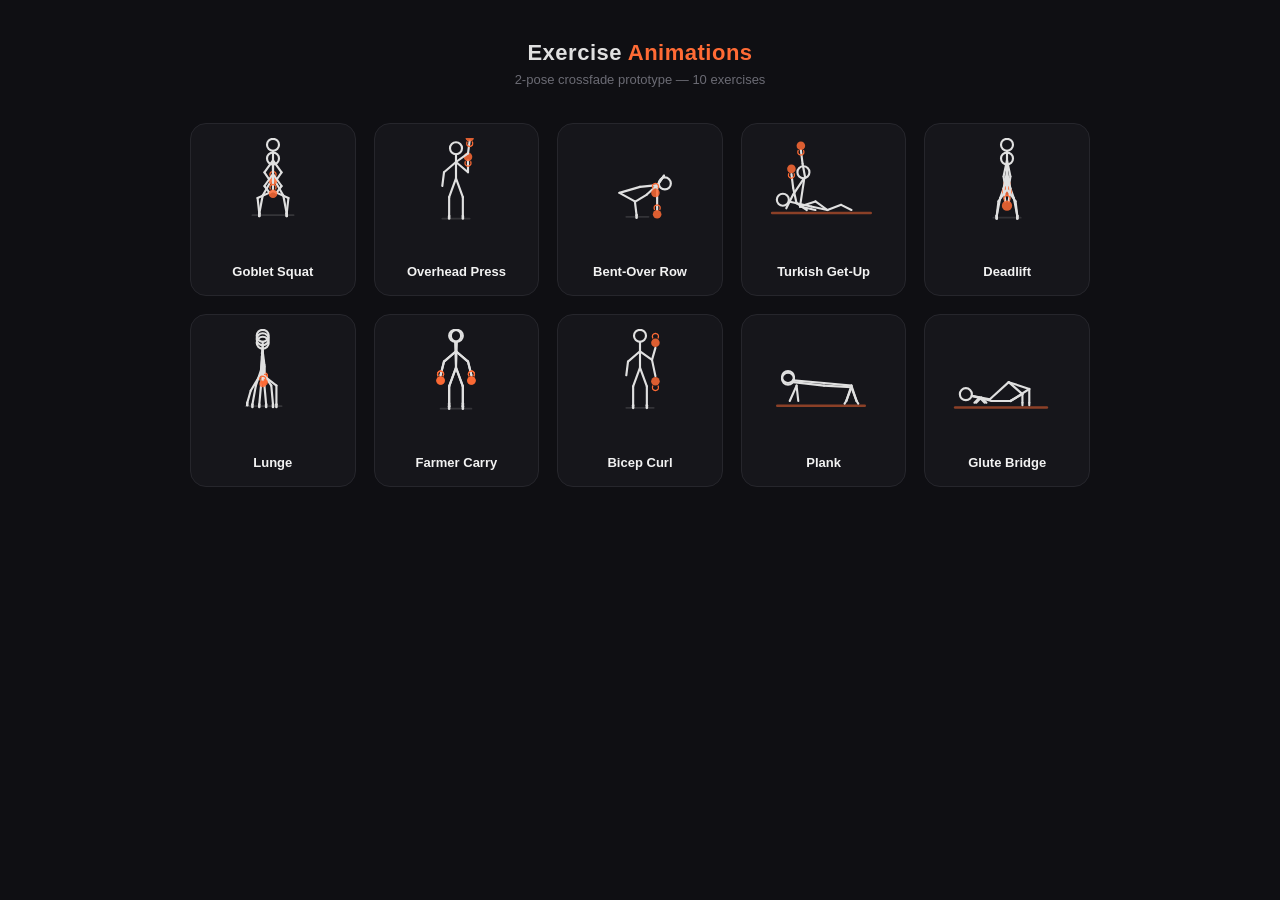
<file: future-enhancements/exercise-animations-prototype.html>
<!DOCTYPE html>
<html lang="en">
<head>
<meta charset="UTF-8">
<meta name="viewport" content="width=device-width, initial-scale=1">
<title>Exercise Animations Prototype</title>
<style>
  * { margin: 0; padding: 0; box-sizing: border-box; }
  body {
    background: #0f0f13;
    color: #e0e0e0;
    font-family: -apple-system, BlinkMacSystemFont, "Segoe UI", Roboto, sans-serif;
    min-height: 100vh;
    padding: 40px 20px 60px;
  }
  h1 {
    text-align: center;
    font-size: 22px;
    font-weight: 700;
    letter-spacing: .5px;
    margin-bottom: 6px;
  }
  h1 span { color: #ff6b35; }
  .sub {
    text-align: center;
    font-size: 13px;
    color: #6b6b74;
    margin-bottom: 36px;
  }
  .grid {
    display: grid;
    grid-template-columns: repeat(auto-fill, minmax(150px, 1fr));
    gap: 18px;
    max-width: 900px;
    margin: 0 auto;
  }
  .card {
    background: #16161b;
    border: 1px solid #26262c;
    border-radius: 16px;
    padding: 14px 10px 16px;
    text-align: center;
  }
  .anim {
    width: 120px;
    height: 120px;
    margin: 0 auto 6px;
    position: relative;
  }
  .anim svg { width: 100%; height: 100%; display: block; }
  .anim svg g { position: absolute; }
  .name {
    font-size: 13px;
    font-weight: 600;
    color: #f2f2f2;
  }

  /* Approved crossfade technique — 1.4s cycle, ease-in-out, ~10% holds each extreme */
  .pose-a, .pose-b { animation-duration: 1.4s; animation-iteration-count: infinite; }
  .pose-a { animation-name: showA; }
  .pose-b { animation-name: showB; }
  @keyframes showA {
    0%   { opacity: 1; animation-timing-function: ease-in-out; }
    10%  { opacity: 1; animation-timing-function: ease-in-out; }
    45%  { opacity: 0; }
    60%  { opacity: 0; animation-timing-function: ease-in-out; }
    95%  { opacity: 1; }
    100% { opacity: 1; }
  }
  @keyframes showB {
    0%   { opacity: 0; animation-timing-function: ease-in-out; }
    10%  { opacity: 0; animation-timing-function: ease-in-out; }
    45%  { opacity: 1; }
    60%  { opacity: 1; animation-timing-function: ease-in-out; }
    95%  { opacity: 0; }
    100% { opacity: 0; }
  }
  /* slight stagger so the grid feels alive, not metronomic */
  .card:nth-child(3n) .pose-a, .card:nth-child(3n) .pose-b { animation-delay: -.45s; }
  .card:nth-child(3n+1) .pose-a, .card:nth-child(3n+1) .pose-b { animation-delay: -.9s; }

  /* Lunge: 3-pose ping-pong (stand -> mid -> lunge -> mid -> stand) so the step-down reads smoothly */
  .lunge-a, .lunge-mid, .lunge-b { animation-duration: 2.4s; animation-iteration-count: infinite; }
  .lunge-a { animation-name: lungeA; }
  .lunge-mid { animation-name: lungeMid; }
  .lunge-b { animation-name: lungeB; }
  @keyframes lungeA {
    0%   { opacity: 1; animation-timing-function: ease-in-out; }
    10%  { opacity: 1; animation-timing-function: ease-in-out; }
    20%  { opacity: 0; }
    85%  { opacity: 0; animation-timing-function: ease-in-out; }
    95%  { opacity: 1; }
    100% { opacity: 1; }
  }
  @keyframes lungeMid {
    0%   { opacity: 0; }
    10%  { opacity: 0; animation-timing-function: ease-in-out; }
    20%  { opacity: 1; animation-timing-function: ease-in-out; }
    35%  { opacity: 1; animation-timing-function: ease-in-out; }
    45%  { opacity: 0; }
    55%  { opacity: 0; animation-timing-function: ease-in-out; }
    65%  { opacity: 1; animation-timing-function: ease-in-out; }
    85%  { opacity: 1; animation-timing-function: ease-in-out; }
    95%  { opacity: 0; }
    100% { opacity: 0; }
  }
  @keyframes lungeB {
    0%   { opacity: 0; }
    35%  { opacity: 0; animation-timing-function: ease-in-out; }
    45%  { opacity: 1; }
    55%  { opacity: 1; animation-timing-function: ease-in-out; }
    65%  { opacity: 0; }
    100% { opacity: 0; }
  }
</style>
</head>
<body>
  <h1>Exercise <span>Animations</span></h1>
  <div class="sub">2-pose crossfade prototype — 10 exercises</div>

  <div class="grid">

    <!-- GOBLET SQUAT: standing (bell at chest) -> deep squat -->
    <div class="card">
      <div class="anim">
        <svg viewBox="0 0 140 140" fill="none" xmlns="http://www.w3.org/2000/svg">
          <line x1="46" y1="90" x2="94" y2="90" stroke="#e0e0e0" stroke-width="2" stroke-linecap="round" opacity=".15"/>
          <g class="pose-a">
            <circle cx="70" cy="8" r="7" stroke="#e0e0e0" stroke-width="2.5"/>
            <line x1="70" y1="15" x2="70" y2="46" stroke="#e0e0e0" stroke-width="2.5" stroke-linecap="round"/>
            <line x1="70" y1="46" x2="58" y2="67" stroke="#e0e0e0" stroke-width="2.5" stroke-linecap="round"/>
            <line x1="58" y1="67" x2="54" y2="88" stroke="#e0e0e0" stroke-width="2.5" stroke-linecap="round"/>
            <line x1="70" y1="46" x2="82" y2="67" stroke="#e0e0e0" stroke-width="2.5" stroke-linecap="round"/>
            <line x1="82" y1="67" x2="86" y2="88" stroke="#e0e0e0" stroke-width="2.5" stroke-linecap="round"/>
            <line x1="70" y1="26" x2="60" y2="40" stroke="#e0e0e0" stroke-width="2.5" stroke-linecap="round"/>
            <line x1="60" y1="40" x2="66" y2="49" stroke="#e0e0e0" stroke-width="2.5" stroke-linecap="round"/>
            <line x1="70" y1="26" x2="80" y2="40" stroke="#e0e0e0" stroke-width="2.5" stroke-linecap="round"/>
            <line x1="80" y1="40" x2="74" y2="49" stroke="#e0e0e0" stroke-width="2.5" stroke-linecap="round"/>
            <circle cx="70" cy="50" r="5" fill="#ff6b35" opacity=".85"/>
            <path d="M67,45 Q65,40 70,39 Q75,40 73,45" stroke="#ff6b35" stroke-width="1.5" fill="none"/>
            <line x1="54" y1="88" x2="54" y2="91" stroke="#e0e0e0" stroke-width="3" stroke-linecap="round"/>
            <line x1="86" y1="88" x2="86" y2="91" stroke="#e0e0e0" stroke-width="3" stroke-linecap="round"/>
          </g>
          <g class="pose-b">
            <circle cx="70" cy="24" r="7" stroke="#e0e0e0" stroke-width="2.5"/>
            <line x1="70" y1="31" x2="70" y2="62" stroke="#e0e0e0" stroke-width="2.5" stroke-linecap="round"/>
            <line x1="70" y1="62" x2="52" y2="70" stroke="#e0e0e0" stroke-width="2.5" stroke-linecap="round"/>
            <line x1="52" y1="70" x2="54" y2="88" stroke="#e0e0e0" stroke-width="2.5" stroke-linecap="round"/>
            <line x1="70" y1="62" x2="88" y2="70" stroke="#e0e0e0" stroke-width="2.5" stroke-linecap="round"/>
            <line x1="88" y1="70" x2="86" y2="88" stroke="#e0e0e0" stroke-width="2.5" stroke-linecap="round"/>
            <line x1="70" y1="42" x2="60" y2="56" stroke="#e0e0e0" stroke-width="2.5" stroke-linecap="round"/>
            <line x1="60" y1="56" x2="66" y2="64" stroke="#e0e0e0" stroke-width="2.5" stroke-linecap="round"/>
            <line x1="70" y1="42" x2="80" y2="56" stroke="#e0e0e0" stroke-width="2.5" stroke-linecap="round"/>
            <line x1="80" y1="56" x2="74" y2="64" stroke="#e0e0e0" stroke-width="2.5" stroke-linecap="round"/>
            <circle cx="70" cy="65" r="5" fill="#ff6b35" opacity=".85"/>
            <path d="M67,60 Q65,55 70,54 Q75,55 73,60" stroke="#ff6b35" stroke-width="1.5" fill="none"/>
            <line x1="54" y1="88" x2="54" y2="91" stroke="#e0e0e0" stroke-width="3" stroke-linecap="round"/>
            <line x1="86" y1="88" x2="86" y2="91" stroke="#e0e0e0" stroke-width="3" stroke-linecap="round"/>
          </g>
        </svg>
      </div>
      <div class="name">Goblet Squat</div>
    </div>

    <!-- PRESS: racked at shoulder -> locked out overhead (only press arm moves) -->
    <div class="card">
      <div class="anim">
        <svg viewBox="0 0 140 140" fill="none" xmlns="http://www.w3.org/2000/svg">
          <line x1="54" y1="94" x2="86" y2="94" stroke="#e0e0e0" stroke-width="2" stroke-linecap="round" opacity=".15"/>
          <!-- shared body -->
          <g>
            <circle cx="70" cy="12" r="7" stroke="#e0e0e0" stroke-width="2.5"/>
            <line x1="70" y1="19" x2="70" y2="47" stroke="#e0e0e0" stroke-width="2.5" stroke-linecap="round"/>
            <line x1="70" y1="47" x2="62" y2="69" stroke="#e0e0e0" stroke-width="2.5" stroke-linecap="round"/>
            <line x1="62" y1="69" x2="62" y2="91" stroke="#e0e0e0" stroke-width="2.5" stroke-linecap="round"/>
            <line x1="70" y1="47" x2="78" y2="69" stroke="#e0e0e0" stroke-width="2.5" stroke-linecap="round"/>
            <line x1="78" y1="69" x2="78" y2="91" stroke="#e0e0e0" stroke-width="2.5" stroke-linecap="round"/>
            <line x1="70" y1="28" x2="56" y2="40" stroke="#e0e0e0" stroke-width="2.5" stroke-linecap="round"/>
            <line x1="56" y1="40" x2="54" y2="56" stroke="#e0e0e0" stroke-width="2.5" stroke-linecap="round"/>
            <line x1="62" y1="91" x2="62" y2="94" stroke="#e0e0e0" stroke-width="3" stroke-linecap="round"/>
            <line x1="78" y1="91" x2="78" y2="94" stroke="#e0e0e0" stroke-width="3" stroke-linecap="round"/>
          </g>
          <g class="pose-a">
            <line x1="70" y1="28" x2="84" y2="40" stroke="#e0e0e0" stroke-width="2.5" stroke-linecap="round"/>
            <line x1="84" y1="40" x2="84" y2="26" stroke="#e0e0e0" stroke-width="2.5" stroke-linecap="round"/>
            <circle cx="84" cy="22" r="5" fill="#ff6b35" opacity=".85"/>
            <path d="M81,27 Q79,32 84,33 Q89,32 87,27" stroke="#ff6b35" stroke-width="1.5" fill="none"/>
          </g>
          <g class="pose-b">
            <line x1="70" y1="28" x2="84" y2="18" stroke="#e0e0e0" stroke-width="2.5" stroke-linecap="round"/>
            <line x1="84" y1="18" x2="86" y2="3" stroke="#e0e0e0" stroke-width="2.5" stroke-linecap="round"/>
            <circle cx="86" cy="-1" r="5" fill="#ff6b35" opacity=".85"/>
            <path d="M83,4 Q81,9 86,10 Q91,9 89,4" stroke="#ff6b35" stroke-width="1.5" fill="none"/>
          </g>
        </svg>
      </div>
      <div class="name">Overhead Press</div>
    </div>

    <!-- ROW: flat 2D side view, hinged torso parallel; arm hangs straight -> pulls to ribs, elbow high -->
    <div class="card">
      <div class="anim">
        <svg viewBox="0 0 140 140" fill="none" xmlns="http://www.w3.org/2000/svg">
          <line x1="54" y1="92" x2="80" y2="92" stroke="#e0e0e0" stroke-width="2" stroke-linecap="round" opacity=".15"/>
          <!-- shared body: flat back tilted slightly up with a soft arch, hips hinged back, single leg, support hand on knee -->
          <g>
            <circle cx="99" cy="53" r="7" stroke="#e0e0e0" stroke-width="2.5"/>
            <line x1="46" y1="64" x2="70" y2="57" stroke="#e0e0e0" stroke-width="2.5" stroke-linecap="round"/>
            <line x1="70" y1="57" x2="90" y2="55" stroke="#e0e0e0" stroke-width="2.5" stroke-linecap="round"/>
            <line x1="46" y1="64" x2="64" y2="74" stroke="#e0e0e0" stroke-width="2.5" stroke-linecap="round"/>
            <line x1="64" y1="74" x2="66" y2="90" stroke="#e0e0e0" stroke-width="2.5" stroke-linecap="round"/>
            <line x1="90" y1="55" x2="78" y2="66" stroke="#e0e0e0" stroke-width="2.5" stroke-linecap="round"/>
            <line x1="78" y1="66" x2="65" y2="74" stroke="#e0e0e0" stroke-width="2.5" stroke-linecap="round"/>
            <line x1="66" y1="90" x2="66" y2="93" stroke="#e0e0e0" stroke-width="3" stroke-linecap="round"/>
          </g>
          <g class="pose-a">
            <line x1="90" y1="56" x2="90" y2="70" stroke="#e0e0e0" stroke-width="2.5" stroke-linecap="round"/>
            <line x1="90" y1="70" x2="90" y2="84" stroke="#e0e0e0" stroke-width="2.5" stroke-linecap="round"/>
            <circle cx="90" cy="89" r="5" fill="#ff6b35" opacity=".85"/>
            <path d="M87,84 Q85,79 90,78 Q95,79 93,84" stroke="#ff6b35" stroke-width="1.5" fill="none"/>
          </g>
          <g class="pose-b">
            <line x1="90" y1="56" x2="98" y2="44" stroke="#e0e0e0" stroke-width="2.5" stroke-linecap="round"/>
            <line x1="98" y1="44" x2="88" y2="58" stroke="#e0e0e0" stroke-width="2.5" stroke-linecap="round"/>
            <circle cx="88" cy="64" r="5" fill="#ff6b35" opacity=".85"/>
            <path d="M85,59 Q83,54 88,53 Q93,54 91,59" stroke="#ff6b35" stroke-width="1.5" fill="none"/>
          </g>
        </svg>
      </div>
      <div class="name">Bent-Over Row</div>
    </div>

    <!-- TURKISH GET-UP: lying, arm extended up -> seated/rising, arm still overhead -->
    <div class="card">
      <div class="anim">
        <svg viewBox="0 0 140 140" fill="none" xmlns="http://www.w3.org/2000/svg">
          <rect x="8" y="86" width="118" height="3" rx="1.5" fill="#ff6b35" opacity=".5"/>
          <g class="pose-a">
            <circle cx="22" cy="72" r="7" stroke="#e0e0e0" stroke-width="2.5"/>
            <line x1="29" y1="74" x2="55" y2="80" stroke="#e0e0e0" stroke-width="2.5" stroke-linecap="round"/>
            <line x1="55" y1="80" x2="74" y2="84" stroke="#e0e0e0" stroke-width="2.5" stroke-linecap="round"/>
            <line x1="74" y1="84" x2="90" y2="78" stroke="#e0e0e0" stroke-width="2.5" stroke-linecap="round"/>
            <line x1="90" y1="78" x2="102" y2="84" stroke="#e0e0e0" stroke-width="2.5" stroke-linecap="round"/>
            <line x1="38" y1="76" x2="34" y2="58" stroke="#e0e0e0" stroke-width="2.5" stroke-linecap="round"/>
            <line x1="34" y1="58" x2="32" y2="42" stroke="#e0e0e0" stroke-width="2.5" stroke-linecap="round"/>
            <line x1="38" y1="76" x2="50" y2="84" stroke="#e0e0e0" stroke-width="2.5" stroke-linecap="round"/>
            <circle cx="32" cy="36" r="5" fill="#ff6b35" opacity=".85"/>
            <path d="M29,41 Q27,46 32,47 Q37,46 35,41" stroke="#ff6b35" stroke-width="1.5" fill="none"/>
          </g>
          <g class="pose-b">
            <circle cx="46" cy="40" r="7" stroke="#e0e0e0" stroke-width="2.5"/>
            <line x1="47" y1="47" x2="42" y2="80" stroke="#e0e0e0" stroke-width="2.5" stroke-linecap="round"/>
            <line x1="42" y1="80" x2="60" y2="74" stroke="#e0e0e0" stroke-width="2.5" stroke-linecap="round"/>
            <line x1="60" y1="74" x2="74" y2="84" stroke="#e0e0e0" stroke-width="2.5" stroke-linecap="round"/>
            <line x1="42" y1="80" x2="60" y2="84" stroke="#e0e0e0" stroke-width="2.5" stroke-linecap="round"/>
            <line x1="46" y1="48" x2="34" y2="66" stroke="#e0e0e0" stroke-width="2.5" stroke-linecap="round"/>
            <line x1="34" y1="66" x2="26" y2="82" stroke="#e0e0e0" stroke-width="2.5" stroke-linecap="round"/>
            <line x1="48" y1="46" x2="45" y2="30" stroke="#e0e0e0" stroke-width="2.5" stroke-linecap="round"/>
            <line x1="45" y1="30" x2="43" y2="14" stroke="#e0e0e0" stroke-width="2.5" stroke-linecap="round"/>
            <circle cx="43" cy="9" r="5" fill="#ff6b35" opacity=".85"/>
            <path d="M40,14 Q38,19 43,20 Q48,19 46,14" stroke="#ff6b35" stroke-width="1.5" fill="none"/>
          </g>
        </svg>
      </div>
      <div class="name">Turkish Get-Up</div>
    </div>

    <!-- DEADLIFT: symmetric front view, bell centered on midline; standing tall -> hinge down -->
    <div class="card">
      <div class="anim">
        <svg viewBox="0 0 140 140" fill="none" xmlns="http://www.w3.org/2000/svg">
          <line x1="54" y1="93" x2="86" y2="93" stroke="#e0e0e0" stroke-width="2" stroke-linecap="round" opacity=".15"/>
          <g class="pose-a">
            <circle cx="70" cy="8" r="7" stroke="#e0e0e0" stroke-width="2.5"/>
            <line x1="70" y1="15" x2="70" y2="48" stroke="#e0e0e0" stroke-width="2.5" stroke-linecap="round"/>
            <line x1="70" y1="48" x2="62" y2="70" stroke="#e0e0e0" stroke-width="2.5" stroke-linecap="round"/>
            <line x1="62" y1="70" x2="58" y2="91" stroke="#e0e0e0" stroke-width="2.5" stroke-linecap="round"/>
            <line x1="70" y1="48" x2="78" y2="70" stroke="#e0e0e0" stroke-width="2.5" stroke-linecap="round"/>
            <line x1="78" y1="70" x2="82" y2="91" stroke="#e0e0e0" stroke-width="2.5" stroke-linecap="round"/>
            <line x1="70" y1="26" x2="66" y2="45" stroke="#e0e0e0" stroke-width="2.5" stroke-linecap="round"/>
            <line x1="66" y1="45" x2="68" y2="58" stroke="#e0e0e0" stroke-width="2.5" stroke-linecap="round"/>
            <line x1="70" y1="26" x2="74" y2="45" stroke="#e0e0e0" stroke-width="2.5" stroke-linecap="round"/>
            <line x1="74" y1="45" x2="72" y2="58" stroke="#e0e0e0" stroke-width="2.5" stroke-linecap="round"/>
            <circle cx="70" cy="62" r="6" fill="#ff6b35" opacity=".85"/>
            <path d="M67,56 Q65,51 70,50 Q75,51 73,56" stroke="#ff6b35" stroke-width="1.5" fill="none"/>
            <line x1="58" y1="91" x2="58" y2="94" stroke="#e0e0e0" stroke-width="3" stroke-linecap="round"/>
            <line x1="82" y1="91" x2="82" y2="94" stroke="#e0e0e0" stroke-width="3" stroke-linecap="round"/>
          </g>
          <g class="pose-b">
            <circle cx="70" cy="24" r="7" stroke="#e0e0e0" stroke-width="2.5"/>
            <line x1="70" y1="31" x2="70" y2="60" stroke="#e0e0e0" stroke-width="2.5" stroke-linecap="round"/>
            <line x1="70" y1="60" x2="60" y2="74" stroke="#e0e0e0" stroke-width="2.5" stroke-linecap="round"/>
            <line x1="60" y1="74" x2="58" y2="91" stroke="#e0e0e0" stroke-width="2.5" stroke-linecap="round"/>
            <line x1="70" y1="60" x2="80" y2="74" stroke="#e0e0e0" stroke-width="2.5" stroke-linecap="round"/>
            <line x1="80" y1="74" x2="82" y2="91" stroke="#e0e0e0" stroke-width="2.5" stroke-linecap="round"/>
            <line x1="70" y1="40" x2="66" y2="59" stroke="#e0e0e0" stroke-width="2.5" stroke-linecap="round"/>
            <line x1="66" y1="59" x2="68" y2="74" stroke="#e0e0e0" stroke-width="2.5" stroke-linecap="round"/>
            <line x1="70" y1="40" x2="74" y2="59" stroke="#e0e0e0" stroke-width="2.5" stroke-linecap="round"/>
            <line x1="74" y1="59" x2="72" y2="74" stroke="#e0e0e0" stroke-width="2.5" stroke-linecap="round"/>
            <circle cx="70" cy="79" r="6" fill="#ff6b35" opacity=".85"/>
            <path d="M67,73 Q65,68 70,67 Q75,68 73,73" stroke="#ff6b35" stroke-width="1.5" fill="none"/>
            <line x1="58" y1="91" x2="58" y2="94" stroke="#e0e0e0" stroke-width="3" stroke-linecap="round"/>
            <line x1="82" y1="91" x2="82" y2="94" stroke="#e0e0e0" stroke-width="3" stroke-linecap="round"/>
          </g>
        </svg>
      </div>
      <div class="name">Deadlift</div>
    </div>

    <!-- LUNGE: 3-pose SIDE profile — upright stand -> partial step-down -> deep lunge (front knee ~90, back knee dropped) -->
    <div class="card">
      <div class="anim">
        <svg viewBox="0 0 140 140" fill="none" xmlns="http://www.w3.org/2000/svg">
          <line x1="38" y1="90" x2="80" y2="90" stroke="#e0e0e0" stroke-width="2" stroke-linecap="round" opacity=".15"/>
          <!-- Pose A: standing tall, side view, bell at side -->
          <g class="lunge-a">
            <circle cx="58" cy="8" r="7" stroke="#e0e0e0" stroke-width="2.5"/>
            <line x1="58" y1="15" x2="58" y2="46" stroke="#e0e0e0" stroke-width="2.5" stroke-linecap="round"/>
            <line x1="58" y1="46" x2="56" y2="66" stroke="#e0e0e0" stroke-width="2.5" stroke-linecap="round"/>
            <line x1="56" y1="66" x2="54" y2="88" stroke="#e0e0e0" stroke-width="2.5" stroke-linecap="round"/>
            <line x1="58" y1="46" x2="60" y2="66" stroke="#e0e0e0" stroke-width="2.5" stroke-linecap="round"/>
            <line x1="60" y1="66" x2="62" y2="88" stroke="#e0e0e0" stroke-width="2.5" stroke-linecap="round"/>
            <line x1="58" y1="26" x2="60" y2="42" stroke="#e0e0e0" stroke-width="2.5" stroke-linecap="round"/>
            <line x1="60" y1="42" x2="60" y2="56" stroke="#e0e0e0" stroke-width="2.5" stroke-linecap="round"/>
            <circle cx="60" cy="60" r="4" fill="#ff6b35" opacity=".85"/>
            <path d="M57,56 Q55,52 60,51 Q65,52 63,56" stroke="#ff6b35" stroke-width="1.5" fill="none"/>
            <line x1="54" y1="88" x2="54" y2="91" stroke="#e0e0e0" stroke-width="3" stroke-linecap="round"/>
            <line x1="62" y1="88" x2="62" y2="91" stroke="#e0e0e0" stroke-width="3" stroke-linecap="round"/>
          </g>
          <!-- Pose Mid: partial descent, front foot stepped forward, knees partly bent -->
          <g class="lunge-mid">
            <circle cx="58" cy="12" r="7" stroke="#e0e0e0" stroke-width="2.5"/>
            <line x1="58" y1="19" x2="56" y2="48" stroke="#e0e0e0" stroke-width="2.5" stroke-linecap="round"/>
            <line x1="56" y1="48" x2="68" y2="66" stroke="#e0e0e0" stroke-width="2.5" stroke-linecap="round"/>
            <line x1="68" y1="66" x2="70" y2="88" stroke="#e0e0e0" stroke-width="2.5" stroke-linecap="round"/>
            <line x1="56" y1="48" x2="50" y2="66" stroke="#e0e0e0" stroke-width="2.5" stroke-linecap="round"/>
            <line x1="50" y1="66" x2="46" y2="88" stroke="#e0e0e0" stroke-width="2.5" stroke-linecap="round"/>
            <line x1="57" y1="28" x2="60" y2="44" stroke="#e0e0e0" stroke-width="2.5" stroke-linecap="round"/>
            <line x1="60" y1="44" x2="60" y2="58" stroke="#e0e0e0" stroke-width="2.5" stroke-linecap="round"/>
            <circle cx="60" cy="62" r="4" fill="#ff6b35" opacity=".85"/>
            <path d="M57,58 Q55,54 60,53 Q65,54 63,58" stroke="#ff6b35" stroke-width="1.5" fill="none"/>
            <line x1="70" y1="88" x2="70" y2="91" stroke="#e0e0e0" stroke-width="3" stroke-linecap="round"/>
            <line x1="46" y1="88" x2="46" y2="91" stroke="#e0e0e0" stroke-width="3" stroke-linecap="round"/>
          </g>
          <!-- Pose B: deep lunge, torso upright, front knee ~90 over ankle, back knee dropped toward floor -->
          <g class="lunge-b">
            <circle cx="58" cy="16" r="7" stroke="#e0e0e0" stroke-width="2.5"/>
            <line x1="58" y1="23" x2="56" y2="52" stroke="#e0e0e0" stroke-width="2.5" stroke-linecap="round"/>
            <line x1="56" y1="52" x2="74" y2="66" stroke="#e0e0e0" stroke-width="2.5" stroke-linecap="round"/>
            <line x1="74" y1="66" x2="74" y2="88" stroke="#e0e0e0" stroke-width="2.5" stroke-linecap="round"/>
            <line x1="56" y1="52" x2="44" y2="72" stroke="#e0e0e0" stroke-width="2.5" stroke-linecap="round"/>
            <line x1="44" y1="72" x2="40" y2="86" stroke="#e0e0e0" stroke-width="2.5" stroke-linecap="round"/>
            <line x1="57" y1="32" x2="58" y2="48" stroke="#e0e0e0" stroke-width="2.5" stroke-linecap="round"/>
            <line x1="58" y1="48" x2="58" y2="60" stroke="#e0e0e0" stroke-width="2.5" stroke-linecap="round"/>
            <circle cx="58" cy="64" r="4" fill="#ff6b35" opacity=".85"/>
            <path d="M55,60 Q53,56 58,55 Q63,56 61,60" stroke="#ff6b35" stroke-width="1.5" fill="none"/>
            <line x1="74" y1="88" x2="74" y2="91" stroke="#e0e0e0" stroke-width="3" stroke-linecap="round"/>
            <line x1="40" y1="86" x2="40" y2="89" stroke="#e0e0e0" stroke-width="3" stroke-linecap="round"/>
          </g>
        </svg>
      </div>
      <div class="name">Lunge</div>
    </div>

    <!-- FARMER CARRY: two stance frames, subtle walking weight-shift -->
    <div class="card">
      <div class="anim">
        <svg viewBox="0 0 140 140" fill="none" xmlns="http://www.w3.org/2000/svg">
          <line x1="52" y1="93" x2="88" y2="93" stroke="#e0e0e0" stroke-width="2" stroke-linecap="round" opacity=".15"/>
          <g class="pose-a">
            <circle cx="69" cy="8" r="7" stroke="#e0e0e0" stroke-width="2.5"/>
            <line x1="69" y1="15" x2="70" y2="45" stroke="#e0e0e0" stroke-width="2.5" stroke-linecap="round"/>
            <line x1="70" y1="45" x2="62" y2="67" stroke="#e0e0e0" stroke-width="2.5" stroke-linecap="round"/>
            <line x1="62" y1="67" x2="62" y2="87" stroke="#e0e0e0" stroke-width="2.5" stroke-linecap="round"/>
            <line x1="70" y1="45" x2="78" y2="67" stroke="#e0e0e0" stroke-width="2.5" stroke-linecap="round"/>
            <line x1="78" y1="67" x2="78" y2="90" stroke="#e0e0e0" stroke-width="2.5" stroke-linecap="round"/>
            <line x1="70" y1="26" x2="56" y2="38" stroke="#e0e0e0" stroke-width="2.5" stroke-linecap="round"/>
            <line x1="56" y1="38" x2="52" y2="54" stroke="#e0e0e0" stroke-width="2.5" stroke-linecap="round"/>
            <line x1="70" y1="26" x2="84" y2="38" stroke="#e0e0e0" stroke-width="2.5" stroke-linecap="round"/>
            <line x1="84" y1="38" x2="88" y2="54" stroke="#e0e0e0" stroke-width="2.5" stroke-linecap="round"/>
            <circle cx="52" cy="60" r="5" fill="#ff6b35" opacity=".85"/>
            <path d="M49,55 Q47,50 52,49 Q57,50 55,55" stroke="#ff6b35" stroke-width="1.5" fill="none"/>
            <circle cx="88" cy="60" r="5" fill="#ff6b35" opacity=".85"/>
            <path d="M85,55 Q83,50 88,49 Q93,50 91,55" stroke="#ff6b35" stroke-width="1.5" fill="none"/>
            <line x1="62" y1="87" x2="62" y2="90" stroke="#e0e0e0" stroke-width="3" stroke-linecap="round"/>
            <line x1="78" y1="90" x2="78" y2="93" stroke="#e0e0e0" stroke-width="3" stroke-linecap="round"/>
          </g>
          <g class="pose-b">
            <circle cx="71" cy="8" r="7" stroke="#e0e0e0" stroke-width="2.5"/>
            <line x1="71" y1="15" x2="70" y2="45" stroke="#e0e0e0" stroke-width="2.5" stroke-linecap="round"/>
            <line x1="70" y1="45" x2="62" y2="67" stroke="#e0e0e0" stroke-width="2.5" stroke-linecap="round"/>
            <line x1="62" y1="67" x2="62" y2="90" stroke="#e0e0e0" stroke-width="2.5" stroke-linecap="round"/>
            <line x1="70" y1="45" x2="78" y2="67" stroke="#e0e0e0" stroke-width="2.5" stroke-linecap="round"/>
            <line x1="78" y1="67" x2="78" y2="87" stroke="#e0e0e0" stroke-width="2.5" stroke-linecap="round"/>
            <line x1="70" y1="26" x2="56" y2="38" stroke="#e0e0e0" stroke-width="2.5" stroke-linecap="round"/>
            <line x1="56" y1="38" x2="52" y2="54" stroke="#e0e0e0" stroke-width="2.5" stroke-linecap="round"/>
            <line x1="70" y1="26" x2="84" y2="38" stroke="#e0e0e0" stroke-width="2.5" stroke-linecap="round"/>
            <line x1="84" y1="38" x2="88" y2="54" stroke="#e0e0e0" stroke-width="2.5" stroke-linecap="round"/>
            <circle cx="52" cy="60" r="5" fill="#ff6b35" opacity=".85"/>
            <path d="M49,55 Q47,50 52,49 Q57,50 55,55" stroke="#ff6b35" stroke-width="1.5" fill="none"/>
            <circle cx="88" cy="60" r="5" fill="#ff6b35" opacity=".85"/>
            <path d="M85,55 Q83,50 88,49 Q93,50 91,55" stroke="#ff6b35" stroke-width="1.5" fill="none"/>
            <line x1="62" y1="90" x2="62" y2="93" stroke="#e0e0e0" stroke-width="3" stroke-linecap="round"/>
            <line x1="78" y1="87" x2="78" y2="90" stroke="#e0e0e0" stroke-width="3" stroke-linecap="round"/>
          </g>
        </svg>
      </div>
      <div class="name">Farmer Carry</div>
    </div>

    <!-- BICEP CURL: arm extended (bell down) -> flexed (bell at shoulder) -->
    <div class="card">
      <div class="anim">
        <svg viewBox="0 0 140 140" fill="none" xmlns="http://www.w3.org/2000/svg">
          <line x1="54" y1="92" x2="86" y2="92" stroke="#e0e0e0" stroke-width="2" stroke-linecap="round" opacity=".15"/>
          <!-- shared body -->
          <g>
            <circle cx="70" cy="8" r="7" stroke="#e0e0e0" stroke-width="2.5"/>
            <line x1="70" y1="15" x2="70" y2="45" stroke="#e0e0e0" stroke-width="2.5" stroke-linecap="round"/>
            <line x1="70" y1="45" x2="62" y2="67" stroke="#e0e0e0" stroke-width="2.5" stroke-linecap="round"/>
            <line x1="62" y1="67" x2="62" y2="89" stroke="#e0e0e0" stroke-width="2.5" stroke-linecap="round"/>
            <line x1="70" y1="45" x2="78" y2="67" stroke="#e0e0e0" stroke-width="2.5" stroke-linecap="round"/>
            <line x1="78" y1="67" x2="78" y2="89" stroke="#e0e0e0" stroke-width="2.5" stroke-linecap="round"/>
            <line x1="70" y1="26" x2="56" y2="38" stroke="#e0e0e0" stroke-width="2.5" stroke-linecap="round"/>
            <line x1="56" y1="38" x2="54" y2="54" stroke="#e0e0e0" stroke-width="2.5" stroke-linecap="round"/>
            <line x1="70" y1="26" x2="84" y2="36" stroke="#e0e0e0" stroke-width="2.5" stroke-linecap="round"/>
            <line x1="62" y1="89" x2="62" y2="92" stroke="#e0e0e0" stroke-width="3" stroke-linecap="round"/>
            <line x1="78" y1="89" x2="78" y2="92" stroke="#e0e0e0" stroke-width="3" stroke-linecap="round"/>
          </g>
          <g class="pose-a">
            <line x1="84" y1="36" x2="88" y2="55" stroke="#e0e0e0" stroke-width="2.5" stroke-linecap="round"/>
            <circle cx="88" cy="61" r="5" fill="#ff6b35" opacity=".85"/>
            <path d="M85,66 Q83,71 88,72 Q93,71 91,66" stroke="#ff6b35" stroke-width="1.5" fill="none"/>
          </g>
          <g class="pose-b">
            <line x1="84" y1="36" x2="88" y2="22" stroke="#e0e0e0" stroke-width="2.5" stroke-linecap="round"/>
            <circle cx="88" cy="16" r="5" fill="#ff6b35" opacity=".85"/>
            <path d="M85,11 Q83,6 88,5 Q93,6 91,11" stroke="#ff6b35" stroke-width="1.5" fill="none"/>
          </g>
        </svg>
      </div>
      <div class="name">Bicep Curl</div>
    </div>

    <!-- PLANK: subtle breathing/hold micro-movement (slight vertical shift) -->
    <div class="card">
      <div class="anim">
        <svg viewBox="0 0 140 140" fill="none" xmlns="http://www.w3.org/2000/svg">
          <rect x="14" y="88" width="105" height="3" rx="1.5" fill="#ff6b35" opacity=".5"/>
          <!-- planted forearms + feet (shared, no fade) -->
          <g>
            <line x1="38" y1="66" x2="30" y2="84" stroke="#e0e0e0" stroke-width="2.5" stroke-linecap="round"/>
            <line x1="38" y1="66" x2="40" y2="84" stroke="#e0e0e0" stroke-width="2.5" stroke-linecap="round"/>
            <line x1="108" y1="84" x2="110" y2="87" stroke="#e0e0e0" stroke-width="2.5" stroke-linecap="round"/>
            <line x1="96" y1="84" x2="94" y2="87" stroke="#e0e0e0" stroke-width="2.5" stroke-linecap="round"/>
          </g>
          <g class="pose-a">
            <circle cx="28" cy="58" r="7" stroke="#e0e0e0" stroke-width="2.5"/>
            <line x1="34" y1="62" x2="70" y2="66" stroke="#e0e0e0" stroke-width="2.5" stroke-linecap="round"/>
            <line x1="70" y1="66" x2="102" y2="68" stroke="#e0e0e0" stroke-width="2.5" stroke-linecap="round"/>
            <line x1="102" y1="68" x2="108" y2="84" stroke="#e0e0e0" stroke-width="2.5" stroke-linecap="round"/>
            <line x1="102" y1="68" x2="96" y2="84" stroke="#e0e0e0" stroke-width="2.5" stroke-linecap="round"/>
          </g>
          <g class="pose-b">
            <circle cx="28" cy="56" r="7" stroke="#e0e0e0" stroke-width="2.5"/>
            <line x1="34" y1="60" x2="70" y2="63" stroke="#e0e0e0" stroke-width="2.5" stroke-linecap="round"/>
            <line x1="70" y1="63" x2="102" y2="66" stroke="#e0e0e0" stroke-width="2.5" stroke-linecap="round"/>
            <line x1="102" y1="66" x2="108" y2="84" stroke="#e0e0e0" stroke-width="2.5" stroke-linecap="round"/>
            <line x1="102" y1="66" x2="96" y2="84" stroke="#e0e0e0" stroke-width="2.5" stroke-linecap="round"/>
          </g>
        </svg>
      </div>
      <div class="name">Plank</div>
    </div>

    <!-- GLUTE BRIDGE: hips down -> hips raised -->
    <div class="card">
      <div class="anim">
        <svg viewBox="0 0 140 140" fill="none" xmlns="http://www.w3.org/2000/svg">
          <rect x="8" y="90" width="110" height="3" rx="1.5" fill="#ff6b35" opacity=".5"/>
          <!-- planted head, shoulders, feet (shared) -->
          <g>
            <circle cx="22" cy="76" r="7" stroke="#e0e0e0" stroke-width="2.5"/>
            <line x1="88" y1="76" x2="88" y2="86" stroke="#e0e0e0" stroke-width="2.5" stroke-linecap="round"/>
            <line x1="96" y1="70" x2="96" y2="86" stroke="#e0e0e0" stroke-width="2.5" stroke-linecap="round"/>
            <line x1="88" y1="86" x2="88" y2="89" stroke="#e0e0e0" stroke-width="2.5" stroke-linecap="round"/>
            <line x1="96" y1="86" x2="96" y2="89" stroke="#e0e0e0" stroke-width="2.5" stroke-linecap="round"/>
          </g>
          <g class="pose-a">
            <line x1="29" y1="78" x2="52" y2="84" stroke="#e0e0e0" stroke-width="2.5" stroke-linecap="round"/>
            <line x1="52" y1="84" x2="74" y2="84" stroke="#e0e0e0" stroke-width="2.5" stroke-linecap="round"/>
            <line x1="74" y1="84" x2="88" y2="76" stroke="#e0e0e0" stroke-width="2.5" stroke-linecap="round"/>
            <line x1="74" y1="84" x2="96" y2="70" stroke="#e0e0e0" stroke-width="2.5" stroke-linecap="round"/>
            <line x1="40" y1="80" x2="34" y2="86" stroke="#e0e0e0" stroke-width="2.5" stroke-linecap="round"/>
            <line x1="40" y1="80" x2="46" y2="86" stroke="#e0e0e0" stroke-width="2.5" stroke-linecap="round"/>
          </g>
          <g class="pose-b">
            <line x1="29" y1="78" x2="50" y2="82" stroke="#e0e0e0" stroke-width="2.5" stroke-linecap="round"/>
            <line x1="50" y1="82" x2="72" y2="62" stroke="#e0e0e0" stroke-width="2.5" stroke-linecap="round"/>
            <line x1="72" y1="62" x2="88" y2="76" stroke="#e0e0e0" stroke-width="2.5" stroke-linecap="round"/>
            <line x1="72" y1="62" x2="96" y2="70" stroke="#e0e0e0" stroke-width="2.5" stroke-linecap="round"/>
            <line x1="38" y1="80" x2="32" y2="86" stroke="#e0e0e0" stroke-width="2.5" stroke-linecap="round"/>
            <line x1="38" y1="80" x2="44" y2="86" stroke="#e0e0e0" stroke-width="2.5" stroke-linecap="round"/>
          </g>
        </svg>
      </div>
      <div class="name">Glute Bridge</div>
    </div>

  </div>
</body>
</html>
</file>
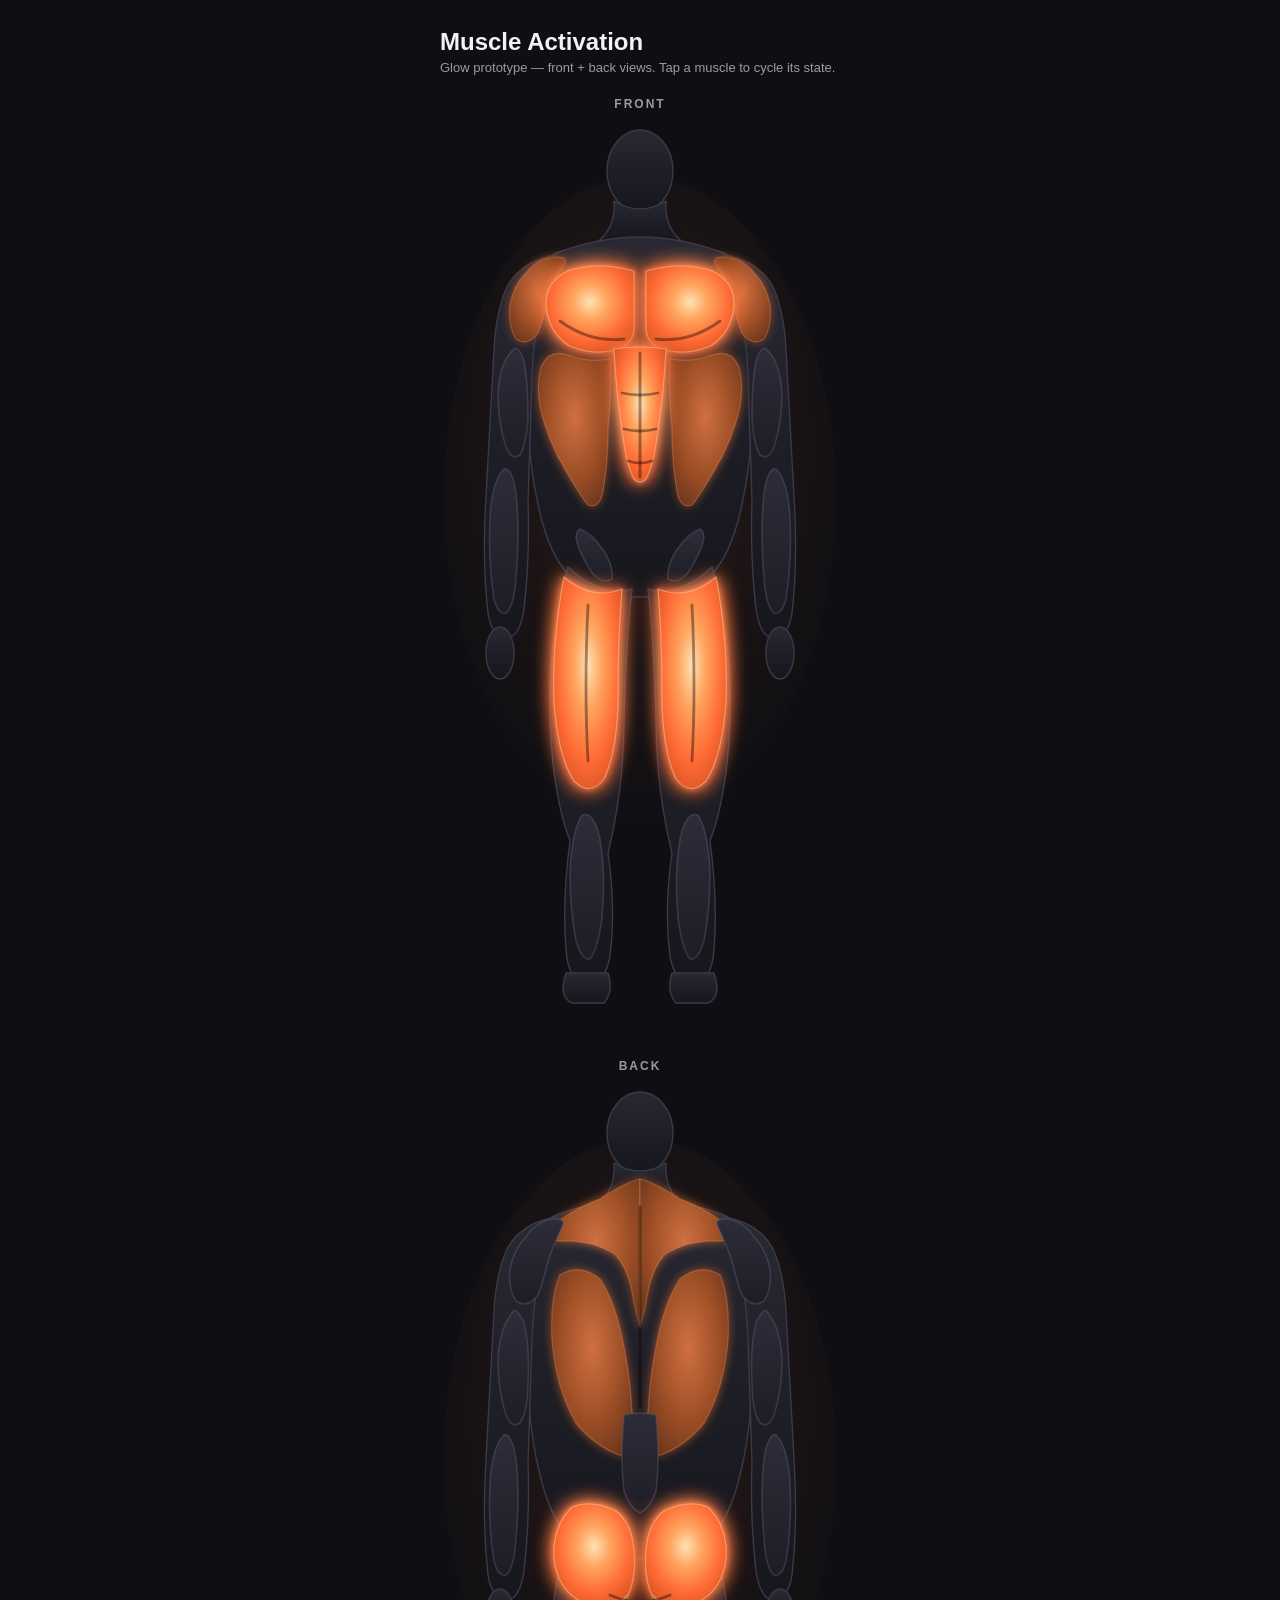
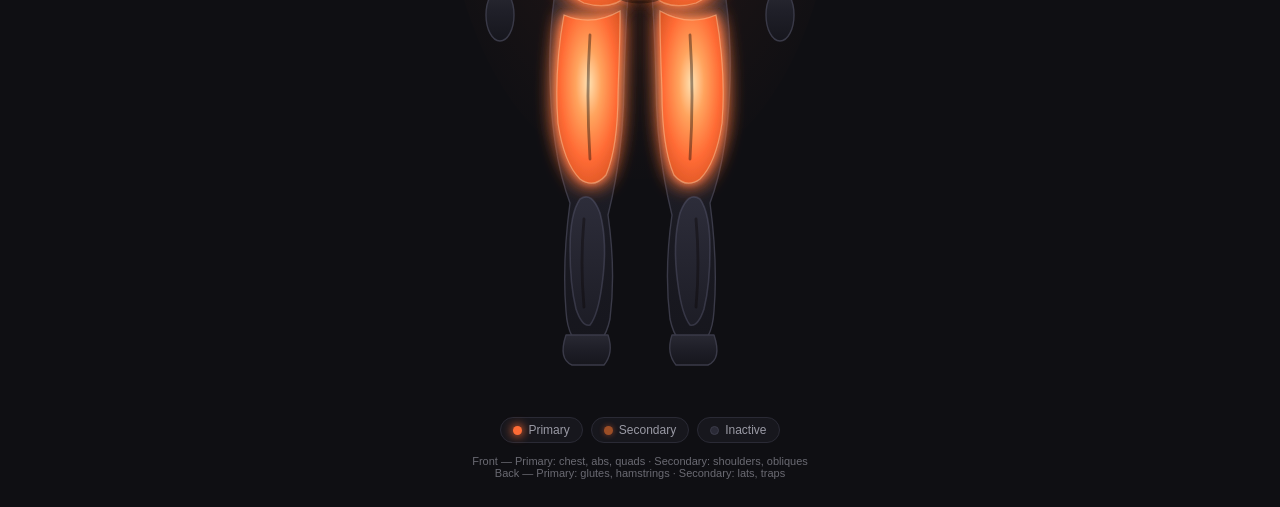
<file: future-enhancements/muscle-glow-prototype.html>
<!DOCTYPE html>
<html lang="en">
<head>
<meta charset="UTF-8">
<meta name="viewport" content="width=device-width, initial-scale=1.0">
<title>Muscle Glow Prototype — FRONT</title>
<style>
  :root{
    --bg:#0f0f13; --text:#f2f2f5; --text2:#9a9aa5;
    --accent:#ff6b35; --border:#2a2a35;
  }
  *{margin:0;padding:0;box-sizing:border-box}
  body{
    background:var(--bg); color:var(--text);
    font-family:-apple-system,BlinkMacSystemFont,"Segoe UI",Roboto,sans-serif;
    display:flex; justify-content:center; min-height:100vh; padding:28px 16px;
  }
  .wrap{width:100%;max-width:400px}
  h1{font-size:24px;font-weight:700;margin-bottom:4px}
  .sub{font-size:13px;color:var(--text2);margin-bottom:22px}
  .view-label{text-align:center;font-size:12px;font-weight:600;letter-spacing:2px;color:var(--text2);margin-bottom:6px}
  .body-svg{width:100%;height:auto;display:block}
  .legend{display:flex;gap:8px;justify-content:center;margin-top:18px;flex-wrap:wrap}
  .legend span{display:flex;align-items:center;gap:6px;font-size:12px;color:var(--text2);
    background:#17171d;border:1px solid var(--border);border-radius:20px;padding:5px 12px}
  .dot{width:9px;height:9px;border-radius:50%}
  .dot-pri{background:var(--accent);box-shadow:0 0 8px 2px rgba(255,107,53,.7)}
  .dot-sec{background:#9c4e26;box-shadow:0 0 5px 1px rgba(255,107,53,.3)}
  .dot-off{background:#2a2a36;border:1px solid #3c3c4a}
  .hint{text-align:center;font-size:11px;color:var(--text2);opacity:.65;margin-top:12px}

  .muscle{cursor:pointer;transition:fill .25s}
  .muscle-off{fill:url(#gradOff);stroke:rgba(95,95,120,.4);stroke-width:.8}
  .muscle-sec{fill:url(#gradSec);stroke:rgba(255,150,90,.3);stroke-width:.6;filter:url(#bloomSec)}
  .muscle-pri{fill:url(#gradPri);stroke:rgba(255,195,145,.5);stroke-width:.6;filter:url(#bloomPri)}
  .detail{fill:none;stroke:rgba(10,6,4,.4);stroke-width:1.4;stroke-linecap:round;pointer-events:none}
</style>
</head>
<body>
<div class="wrap">
  <h1>Muscle Activation</h1>
  <div class="sub">Glow prototype — front + back views. Tap a muscle to cycle its state.</div>
  <div class="view-label">FRONT</div>

  <svg class="body-svg" id="svg-front" viewBox="0 0 200 460">
    <defs>
      <!-- ambient halo behind figure -->
      <radialGradient id="ambient" cx="50%" cy="42%" r="60%">
        <stop offset="0%" stop-color="#ff6b35" stop-opacity="0.13"/>
        <stop offset="55%" stop-color="#ff6b35" stop-opacity="0.05"/>
        <stop offset="100%" stop-color="#ff6b35" stop-opacity="0"/>
      </radialGradient>

      <!-- dark body shading -->
      <linearGradient id="bodyGrad" x1="0" y1="0" x2="0" y2="1">
        <stop offset="0%" stop-color="#292933"/>
        <stop offset="45%" stop-color="#1f1f28"/>
        <stop offset="100%" stop-color="#16161d"/>
      </linearGradient>

      <!-- inactive muscle: barely lighter than body, rounded shading -->
      <linearGradient id="gradOff" x1="0" y1="0" x2="0" y2="1">
        <stop offset="0%" stop-color="#2d2d3a"/>
        <stop offset="100%" stop-color="#1d1d26"/>
      </linearGradient>

      <!-- lit-from-within falloff: hot center, saturated edge -->
      <radialGradient id="gradPri" cx="50%" cy="42%" r="72%">
        <stop offset="0%" stop-color="#ffe2b3"/>
        <stop offset="28%" stop-color="#ffa45e"/>
        <stop offset="62%" stop-color="#ff6b35"/>
        <stop offset="100%" stop-color="#c94a1c"/>
      </radialGradient>
      <radialGradient id="gradSec" cx="50%" cy="42%" r="72%">
        <stop offset="0%" stop-color="#cf7040"/>
        <stop offset="55%" stop-color="#9c4e26"/>
        <stop offset="100%" stop-color="#63321a"/>
      </radialGradient>

      <!-- bloom: blurred copies merged under the sharp source -->
      <filter id="bloomPri" x="-80%" y="-80%" width="260%" height="260%">
        <feGaussianBlur in="SourceGraphic" stdDeviation="5" result="halo"/>
        <feGaussianBlur in="SourceGraphic" stdDeviation="1.5" result="tight"/>
        <feMerge>
          <feMergeNode in="halo"/><feMergeNode in="halo"/>
          <feMergeNode in="tight"/><feMergeNode in="SourceGraphic"/>
        </feMerge>
      </filter>
      <filter id="bloomSec" x="-60%" y="-60%" width="220%" height="220%">
        <feGaussianBlur in="SourceGraphic" stdDeviation="2.5" result="halo"/>
        <feMerge>
          <feMergeNode in="halo"/><feMergeNode in="SourceGraphic"/>
        </feMerge>
      </filter>

      <!-- left-side muscle geometry, mirrored via <use> -->
      <path id="g-delt" d="M59,70 Q49,70 43,78 Q37,84 35,94 Q34,104 38,111 Q44,115 49,108 Q52,100 54,91 Q57,80 62,74 Q64,70 59,70 Z"/>
      <path id="g-chest" d="M97,77 Q78,72 64,77 Q53,82 53,94 Q54,107 64,114 Q77,120 89,116 Q97,113 97,105 Z"/>
      <path id="g-bicep" d="M36,117 Q30,123 29,138 Q29,153 33,165 Q36,172 40,169 Q43,164 44,151 Q44,133 42,122 Q39,113 36,117 Z"/>
      <path id="g-forearm" d="M32,176 Q26,182 25,200 Q24,222 27,241 Q29,249 33,248 Q37,245 38,230 Q40,206 38,188 Q36,175 32,176 Z"/>
      <path id="g-oblique" d="M85,121 Q74,123 64,119 Q55,116 51,124 Q48,132 50,145 Q54,162 63,177 Q70,189 74,194 Q79,196 81,189 Q84,175 84,156 Q86,138 85,121 Z"/>
      <path id="g-hipflex" d="M70,206 Q76,208 82,217 Q87,225 86,231 Q81,234 76,228 Q70,219 68,211 Q68,207 70,206 Z"/>
      <path id="g-quad" d="M62,230 Q56,262 57,292 Q59,320 67,332 Q75,340 82,331 Q89,316 89,288 Q89,258 91,236 Q76,242 62,230 Z"/>
      <path id="g-calf" d="M71,349 Q66,357 65,377 Q65,397 68,412 Q71,422 75,421 Q79,416 81,400 Q83,378 80,361 Q77,347 71,349 Z"/>
    </defs>

    <!-- ambient glow behind the figure -->
    <ellipse cx="100" cy="190" rx="98" ry="160" fill="url(#ambient)"/>

    <!-- dark body silhouette (composed of overlapping rounded parts) -->
    <g fill="url(#bodyGrad)" stroke="#3a3a48" stroke-width="0.7" stroke-linejoin="round">
      <ellipse cx="100" cy="27" rx="16.5" ry="20.5"/>
      <path d="M87,42 Q88,56 78,63 L122,63 Q112,56 113,42 Q100,50 87,42 Z"/>
      <path d="M58,68 Q50,72 48,84 L44,138 Q43,172 51,202 Q57,224 68,232 Q82,240 100,240 Q118,240 132,232 Q143,224 149,202 Q157,172 156,138 L152,84 Q150,72 142,68 Q120,60 100,60 Q80,60 58,68 Z"/>
      <!-- arms -->
      <path d="M58,69 Q40,72 33,86 Q28,98 27,116 L23,190 Q21,222 24,248 Q26,260 33,261 Q40,260 42,246 Q45,220 44,192 L46,130 Q47,104 52,90 Z"/>
      <path d="M142,69 Q160,72 167,86 Q172,98 173,116 L177,190 Q179,222 176,248 Q174,260 167,261 Q160,260 158,246 Q155,220 156,192 L154,130 Q153,104 148,90 Z"/>
      <ellipse cx="30" cy="268" rx="7" ry="13"/>
      <ellipse cx="170" cy="268" rx="7" ry="13"/>
      <!-- legs -->
      <path d="M64,225 Q54,262 55,300 Q56,338 65,362 Q61,392 63,416 Q64,432 73,434 Q82,434 85,420 Q88,396 84,368 Q92,336 92,300 Q93,262 96,236 Q80,240 64,225 Z"/>
      <path d="M136,225 Q146,262 145,300 Q144,338 135,362 Q139,392 137,416 Q136,432 127,434 Q118,434 115,420 Q112,396 116,368 Q108,336 108,300 Q107,262 104,236 Q120,240 136,225 Z"/>
      <path d="M63,428 Q59,440 66,443 L82,443 Q87,437 84,428 Z"/>
      <path d="M137,428 Q141,440 134,443 L118,443 Q113,437 116,428 Z"/>
    </g>

    <!-- muscle regions -->
    <g id="muscles">
      <!-- shoulders : secondary -->
      <use id="front-shoulder-l" data-muscle="shoulders" href="#g-delt" class="muscle muscle-sec"/>
      <use id="front-shoulder-r" data-muscle="shoulders" href="#g-delt" transform="translate(200,0) scale(-1,1)" class="muscle muscle-sec"/>

      <!-- chest : primary -->
      <use id="front-chest-l" data-muscle="chest" href="#g-chest" class="muscle muscle-pri"/>
      <use id="front-chest-r" data-muscle="chest" href="#g-chest" transform="translate(200,0) scale(-1,1)" class="muscle muscle-pri"/>

      <!-- biceps / forearms : inactive -->
      <use id="front-bicep-l" data-muscle="biceps" href="#g-bicep" class="muscle muscle-off"/>
      <use id="front-bicep-r" data-muscle="biceps" href="#g-bicep" transform="translate(200,0) scale(-1,1)" class="muscle muscle-off"/>
      <use id="front-forearm-l" data-muscle="forearms" href="#g-forearm" class="muscle muscle-off"/>
      <use id="front-forearm-r" data-muscle="forearms" href="#g-forearm" transform="translate(200,0) scale(-1,1)" class="muscle muscle-off"/>

      <!-- obliques : secondary -->
      <use id="front-oblique-l" data-muscle="obliques" href="#g-oblique" class="muscle muscle-sec"/>
      <use id="front-oblique-r" data-muscle="obliques" href="#g-oblique" transform="translate(200,0) scale(-1,1)" class="muscle muscle-sec"/>

      <!-- abs : primary -->
      <path id="front-abs" data-muscle="abs" class="muscle muscle-pri"
        d="M87,116 Q100,114 113,116 Q112,136 109,156 Q107,173 103,181 Q100,184 97,181 Q93,173 91,156 Q88,136 87,116 Z"/>

      <!-- hip flexors : inactive -->
      <use id="front-hipflexor-l" data-muscle="hip_flexors" href="#g-hipflex" class="muscle muscle-off"/>
      <use id="front-hipflexor-r" data-muscle="hip_flexors" href="#g-hipflex" transform="translate(200,0) scale(-1,1)" class="muscle muscle-off"/>

      <!-- quads : primary -->
      <use id="front-quad-l" data-muscle="quads" href="#g-quad" class="muscle muscle-pri"/>
      <use id="front-quad-r" data-muscle="quads" href="#g-quad" transform="translate(200,0) scale(-1,1)" class="muscle muscle-pri"/>

      <!-- calves : inactive -->
      <use id="front-calf-l" data-muscle="calves" href="#g-calf" class="muscle muscle-off"/>
      <use id="front-calf-r" data-muscle="calves" href="#g-calf" transform="translate(200,0) scale(-1,1)" class="muscle muscle-off"/>
    </g>

    <!-- anatomical detail lines (non-interactive) -->
    <g class="detail">
      <!-- ab segmentation -->
      <path d="M100,118 L100,180"/>
      <path d="M91,138 Q100,140 109,138"/>
      <path d="M92,156 Q100,158 108,156"/>
      <path d="M94,172 Q100,174 106,172"/>
      <!-- pec lower sweep -->
      <path d="M60,102 Q75,113 92,111"/>
      <path d="M140,102 Q125,113 108,111"/>
      <!-- quad separation -->
      <path d="M74,244 Q72,286 74,322"/>
      <path d="M126,244 Q128,286 126,322"/>
    </g>
  </svg>

  <div class="view-label" style="margin-top:22px">BACK</div>

  <svg class="body-svg" id="svg-back" viewBox="0 0 200 460">
    <defs>
      <!-- left-side back muscle geometry, mirrored via <use> -->
      <path id="g-b-reardelt" d="M58,70 Q49,70 43,79 Q37,85 35,95 Q34,105 38,111 Q44,115 49,108 Q52,100 54,91 Q57,82 61,74 Q63,70 58,70 Z"/>
      <path id="g-b-trap" d="M100,50 Q92,52 80,60 Q64,66 57,74 Q54,79 59,81 Q76,80 88,88 Q95,96 97,112 Q99,120 100,124 Z"/>
      <path id="g-b-lat" d="M60,98 Q55,110 56,130 Q58,155 68,172 Q78,184 90,188 Q95,189 96,184 Q97,160 92,134 Q88,112 80,100 Q70,92 60,98 Z"/>
      <path id="g-b-tricep" d="M36,117 Q30,124 29,140 Q29,156 33,168 Q36,175 40,172 Q44,166 44,151 Q45,134 42,122 Q38,113 36,117 Z"/>
      <path id="g-b-forearm" d="M32,178 Q26,184 25,202 Q24,223 27,241 Q29,249 33,248 Q37,245 38,230 Q40,207 38,190 Q36,177 32,178 Z"/>
      <path id="g-b-glute" d="M66,214 Q56,224 57,240 Q59,256 72,262 Q86,266 94,258 Q98,250 97,236 Q96,222 88,216 Q76,210 66,214 Z"/>
      <path id="g-b-ham" d="M62,268 Q57,296 59,322 Q62,342 70,350 Q77,355 83,348 Q89,334 89,306 Q90,280 90,266 Q76,274 62,268 Z"/>
      <path id="g-b-calf" d="M70,360 Q65,367 65,385 Q65,403 68,415 Q71,424 75,423 Q79,418 81,403 Q84,382 80,367 Q76,356 70,360 Z"/>
    </defs>

    <!-- ambient glow behind the figure -->
    <ellipse cx="100" cy="190" rx="98" ry="160" fill="url(#ambient)"/>

    <!-- dark body silhouette (same proportions as front) -->
    <g fill="url(#bodyGrad)" stroke="#3a3a48" stroke-width="0.7" stroke-linejoin="round">
      <ellipse cx="100" cy="27" rx="16.5" ry="20.5"/>
      <path d="M87,42 Q88,56 78,63 L122,63 Q112,56 113,42 Q100,50 87,42 Z"/>
      <path d="M58,68 Q50,72 48,84 L44,138 Q43,172 51,202 Q57,224 68,232 Q82,240 100,240 Q118,240 132,232 Q143,224 149,202 Q157,172 156,138 L152,84 Q150,72 142,68 Q120,60 100,60 Q80,60 58,68 Z"/>
      <!-- arms -->
      <path d="M58,69 Q40,72 33,86 Q28,98 27,116 L23,190 Q21,222 24,248 Q26,260 33,261 Q40,260 42,246 Q45,220 44,192 L46,130 Q47,104 52,90 Z"/>
      <path d="M142,69 Q160,72 167,86 Q172,98 173,116 L177,190 Q179,222 176,248 Q174,260 167,261 Q160,260 158,246 Q155,220 156,192 L154,130 Q153,104 148,90 Z"/>
      <ellipse cx="30" cy="268" rx="7" ry="13"/>
      <ellipse cx="170" cy="268" rx="7" ry="13"/>
      <!-- legs -->
      <path d="M64,225 Q54,262 55,300 Q56,338 65,362 Q61,392 63,416 Q64,432 73,434 Q82,434 85,420 Q88,396 84,368 Q92,336 92,300 Q93,262 96,236 Q80,240 64,225 Z"/>
      <path d="M136,225 Q146,262 145,300 Q144,338 135,362 Q139,392 137,416 Q136,432 127,434 Q118,434 115,420 Q112,396 116,368 Q108,336 108,300 Q107,262 104,236 Q120,240 136,225 Z"/>
      <path d="M63,428 Q59,440 66,443 L82,443 Q87,437 84,428 Z"/>
      <path d="M137,428 Q141,440 134,443 L118,443 Q113,437 116,428 Z"/>
    </g>

    <!-- muscle regions -->
    <g id="muscles-back">
      <!-- traps : secondary -->
      <use id="back-traps" data-muscle="traps" href="#g-b-trap" class="muscle muscle-sec"/>
      <use id="back-traps-r" data-muscle="traps" href="#g-b-trap" transform="translate(200,0) scale(-1,1)" class="muscle muscle-sec"/>

      <!-- rear delts : inactive -->
      <use id="back-reardelt-l" data-muscle="shoulders" href="#g-b-reardelt" class="muscle muscle-off"/>
      <use id="back-reardelt-r" data-muscle="shoulders" href="#g-b-reardelt" transform="translate(200,0) scale(-1,1)" class="muscle muscle-off"/>

      <!-- lats : secondary -->
      <use id="back-lat-l" data-muscle="lats" href="#g-b-lat" class="muscle muscle-sec"/>
      <use id="back-lat-r" data-muscle="lats" href="#g-b-lat" transform="translate(200,0) scale(-1,1)" class="muscle muscle-sec"/>

      <!-- triceps / forearms : inactive -->
      <use id="back-tricep-l" data-muscle="triceps" href="#g-b-tricep" class="muscle muscle-off"/>
      <use id="back-tricep-r" data-muscle="triceps" href="#g-b-tricep" transform="translate(200,0) scale(-1,1)" class="muscle muscle-off"/>
      <use id="back-forearm-l" data-muscle="forearms" href="#g-b-forearm" class="muscle muscle-off"/>
      <use id="back-forearm-r" data-muscle="forearms" href="#g-b-forearm" transform="translate(200,0) scale(-1,1)" class="muscle muscle-off"/>

      <!-- lower back : inactive -->
      <path id="back-lowerback" data-muscle="lower_back" class="muscle muscle-off"
        d="M92,168 Q100,166 108,168 Q110,190 108,206 Q105,215 100,217 Q95,215 92,206 Q90,190 92,168 Z"/>

      <!-- glutes : primary -->
      <use id="back-glute-l" data-muscle="glutes" href="#g-b-glute" class="muscle muscle-pri"/>
      <use id="back-glute-r" data-muscle="glutes" href="#g-b-glute" transform="translate(200,0) scale(-1,1)" class="muscle muscle-pri"/>

      <!-- hamstrings : primary -->
      <use id="back-ham-l" data-muscle="hamstrings" href="#g-b-ham" class="muscle muscle-pri"/>
      <use id="back-ham-r" data-muscle="hamstrings" href="#g-b-ham" transform="translate(200,0) scale(-1,1)" class="muscle muscle-pri"/>

      <!-- calves : inactive -->
      <use id="back-calf-l" data-muscle="calves" href="#g-b-calf" class="muscle muscle-off"/>
      <use id="back-calf-r" data-muscle="calves" href="#g-b-calf" transform="translate(200,0) scale(-1,1)" class="muscle muscle-off"/>
    </g>

    <!-- anatomical detail lines (non-interactive) -->
    <g class="detail">
      <!-- spine -->
      <path d="M100,64 L100,164"/>
      <!-- glute crease -->
      <path d="M85,258 Q100,265 115,258"/>
      <!-- hamstring separation -->
      <path d="M75,278 Q73,308 75,340"/>
      <path d="M125,278 Q127,308 125,340"/>
      <!-- calf inner heads -->
      <path d="M72,370 Q70,392 72,414"/>
      <path d="M128,370 Q130,392 128,414"/>
    </g>
  </svg>

  <div class="legend">
    <span><i class="dot dot-pri"></i>Primary</span>
    <span><i class="dot dot-sec"></i>Secondary</span>
    <span><i class="dot dot-off"></i>Inactive</span>
  </div>
  <div class="hint">Front — Primary: chest, abs, quads · Secondary: shoulders, obliques<br>Back — Primary: glutes, hamstrings · Secondary: lats, traps</div>
</div>

<script>
  const states = ['muscle-off','muscle-sec','muscle-pri'];
  document.querySelectorAll('.muscle').forEach(el => {
    el.addEventListener('click', () => {
      const i = states.findIndex(s => el.classList.contains(s));
      el.classList.remove(states[i]);
      el.classList.add(states[(i+1)%3]);
    });
  });
</script>
</body>
</html>
</file>
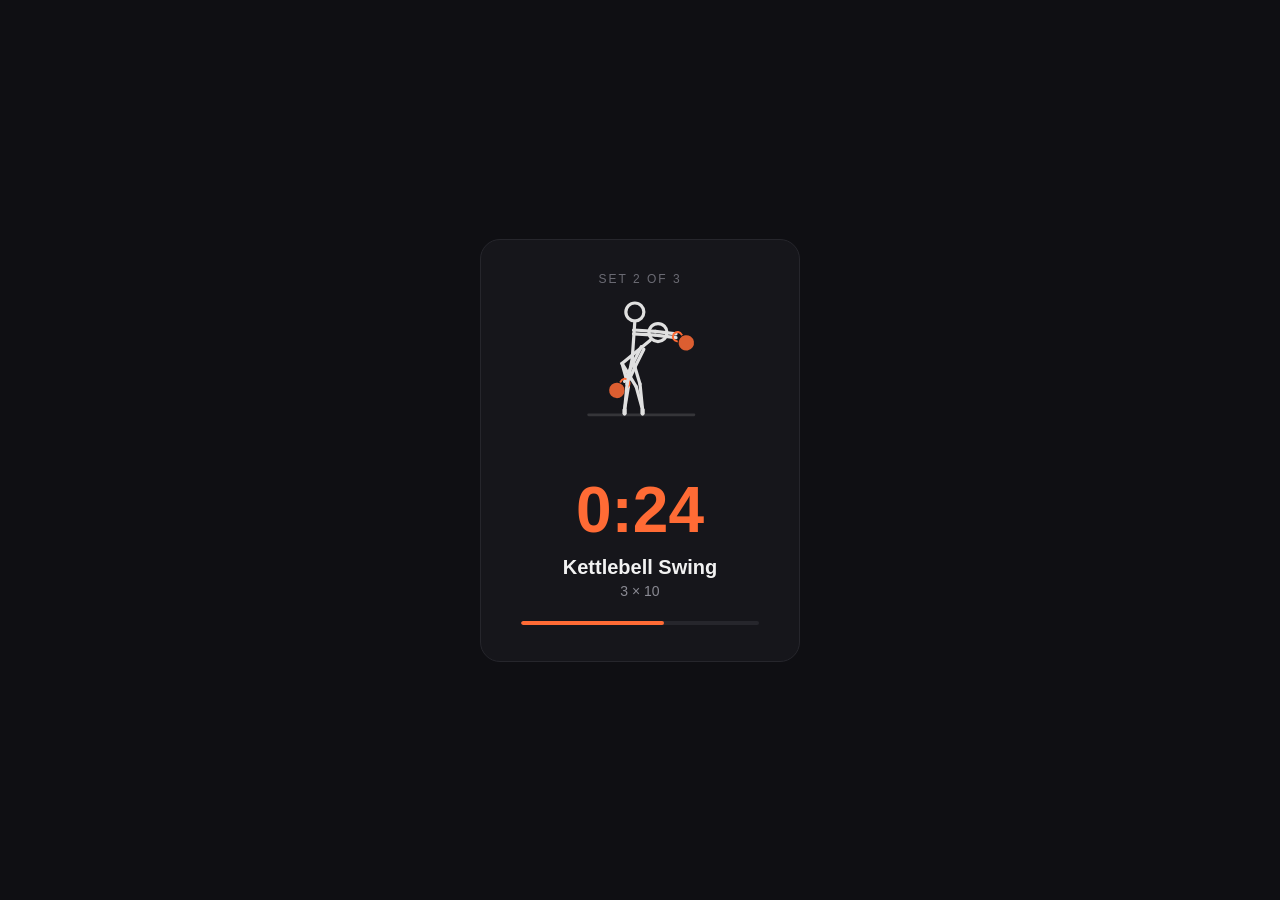
<file: future-enhancements/swing-timer-prototype.html>
<!DOCTYPE html>
<html lang="en">
<head>
<meta charset="UTF-8">
<meta name="viewport" content="width=device-width, initial-scale=1">
<title>Swing Timer Prototype</title>
<style>
  * { margin: 0; padding: 0; box-sizing: border-box; }
  body {
    background: #0f0f13;
    color: #e0e0e0;
    font-family: -apple-system, BlinkMacSystemFont, "Segoe UI", Roboto, sans-serif;
    min-height: 100vh;
    display: flex;
    align-items: center;
    justify-content: center;
  }
  .card {
    background: #16161b;
    border: 1px solid #26262c;
    border-radius: 20px;
    padding: 32px 40px 36px;
    width: 320px;
    text-align: center;
  }
  .set-label {
    font-size: 12px;
    letter-spacing: 2px;
    text-transform: uppercase;
    color: #6b6b74;
    margin-bottom: 8px;
  }
  .anim {
    width: 180px;
    height: 180px;
    margin: 0 auto 4px;
    position: relative;
  }
  .anim svg { width: 100%; height: 100%; }
  .pose-a, .pose-b { animation-duration: 1.4s; animation-iteration-count: infinite; }
  .pose-a { animation-name: showA; }
  .pose-b { animation-name: showB; }
  @keyframes showA {
    0%   { opacity: 1; animation-timing-function: ease-in-out; }
    10%  { opacity: 1; animation-timing-function: ease-in-out; }
    45%  { opacity: 0; }
    60%  { opacity: 0; animation-timing-function: ease-in-out; }
    95%  { opacity: 1; }
    100% { opacity: 1; }
  }
  @keyframes showB {
    0%   { opacity: 0; animation-timing-function: ease-in-out; }
    10%  { opacity: 0; animation-timing-function: ease-in-out; }
    45%  { opacity: 1; }
    60%  { opacity: 1; animation-timing-function: ease-in-out; }
    95%  { opacity: 0; }
    100% { opacity: 0; }
  }
  .timer {
    font-size: 64px;
    font-weight: 700;
    font-variant-numeric: tabular-nums;
    color: #ff6b35;
    line-height: 1;
    margin-bottom: 14px;
  }
  .exercise {
    font-size: 20px;
    font-weight: 600;
    color: #f2f2f2;
    margin-bottom: 4px;
  }
  .reps {
    font-size: 14px;
    color: #8a8a93;
  }
  .progress {
    margin-top: 22px;
    height: 4px;
    border-radius: 2px;
    background: #26262c;
    overflow: hidden;
  }
  .progress span {
    display: block;
    height: 100%;
    width: 60%;
    border-radius: 2px;
    background: #ff6b35;
  }
</style>
</head>
<body>
  <div class="card">
    <div class="set-label">Set 2 of 3</div>

    <div class="anim">
      <svg viewBox="0 0 140 140" fill="none" xmlns="http://www.w3.org/2000/svg">
        <line x1="30" y1="94" x2="112" y2="94" stroke="#e0e0e0" stroke-width="2" stroke-linecap="round" opacity=".15"/>

        <!-- Pose A: hinge, KB swung back between the legs -->
        <g class="pose-a">
          <circle cx="84" cy="30" r="7" stroke="#e0e0e0" stroke-width="2.5"/>
          <line x1="78" y1="36" x2="56" y2="54" stroke="#e0e0e0" stroke-width="2.5" stroke-linecap="round"/>
          <line x1="56" y1="54" x2="61" y2="72" stroke="#e0e0e0" stroke-width="2.5" stroke-linecap="round"/>
          <line x1="61" y1="72" x2="58" y2="90" stroke="#e0e0e0" stroke-width="2.5" stroke-linecap="round"/>
          <line x1="56" y1="54" x2="67" y2="72" stroke="#e0e0e0" stroke-width="2.5" stroke-linecap="round"/>
          <line x1="67" y1="72" x2="72" y2="90" stroke="#e0e0e0" stroke-width="2.5" stroke-linecap="round"/>
          <line x1="71" y1="41" x2="64" y2="55" stroke="#e0e0e0" stroke-width="2.5" stroke-linecap="round"/>
          <line x1="64" y1="55" x2="58" y2="68" stroke="#e0e0e0" stroke-width="2.5" stroke-linecap="round"/>
          <line x1="73" y1="43" x2="66" y2="57" stroke="#e0e0e0" stroke-width="2.5" stroke-linecap="round"/>
          <line x1="66" y1="57" x2="60" y2="70" stroke="#e0e0e0" stroke-width="2.5" stroke-linecap="round"/>
          <g transform="translate(52,75) rotate(49)">
            <circle r="6" fill="#ff6b35" opacity=".85"/>
            <path d="M-3,-6 Q-5,-11 0,-12 Q5,-11 3,-6" stroke="#ff6b35" stroke-width="1.5" fill="none"/>
          </g>
          <line x1="58" y1="90" x2="58" y2="93" stroke="#e0e0e0" stroke-width="3" stroke-linecap="round"/>
          <line x1="72" y1="90" x2="72" y2="93" stroke="#e0e0e0" stroke-width="3" stroke-linecap="round"/>
        </g>

        <!-- Pose B: stand tall, KB at chest height, arms out front -->
        <g class="pose-b">
          <circle cx="66" cy="14" r="7" stroke="#e0e0e0" stroke-width="2.5"/>
          <line x1="66" y1="21" x2="64" y2="50" stroke="#e0e0e0" stroke-width="2.5" stroke-linecap="round"/>
          <line x1="64" y1="50" x2="60" y2="70" stroke="#e0e0e0" stroke-width="2.5" stroke-linecap="round"/>
          <line x1="60" y1="70" x2="58" y2="90" stroke="#e0e0e0" stroke-width="2.5" stroke-linecap="round"/>
          <line x1="64" y1="50" x2="70" y2="70" stroke="#e0e0e0" stroke-width="2.5" stroke-linecap="round"/>
          <line x1="70" y1="70" x2="72" y2="90" stroke="#e0e0e0" stroke-width="2.5" stroke-linecap="round"/>
          <line x1="65" y1="28" x2="82" y2="29" stroke="#e0e0e0" stroke-width="2.5" stroke-linecap="round"/>
          <line x1="82" y1="29" x2="98" y2="31" stroke="#e0e0e0" stroke-width="2.5" stroke-linecap="round"/>
          <line x1="65" y1="31" x2="82" y2="32" stroke="#e0e0e0" stroke-width="2.5" stroke-linecap="round"/>
          <line x1="82" y1="32" x2="98" y2="34" stroke="#e0e0e0" stroke-width="2.5" stroke-linecap="round"/>
          <g transform="translate(106,38) rotate(-55)">
            <circle r="6" fill="#ff6b35" opacity=".85"/>
            <path d="M-3,-6 Q-5,-11 0,-12 Q5,-11 3,-6" stroke="#ff6b35" stroke-width="1.5" fill="none"/>
          </g>
          <line x1="58" y1="90" x2="58" y2="93" stroke="#e0e0e0" stroke-width="3" stroke-linecap="round"/>
          <line x1="72" y1="90" x2="72" y2="93" stroke="#e0e0e0" stroke-width="3" stroke-linecap="round"/>
        </g>
      </svg>
    </div>

    <div class="timer">0:24</div>
    <div class="exercise">Kettlebell Swing</div>
    <div class="reps">3 &times; 10</div>

    <div class="progress"><span></span></div>
  </div>
</body>
</html>
</file>
